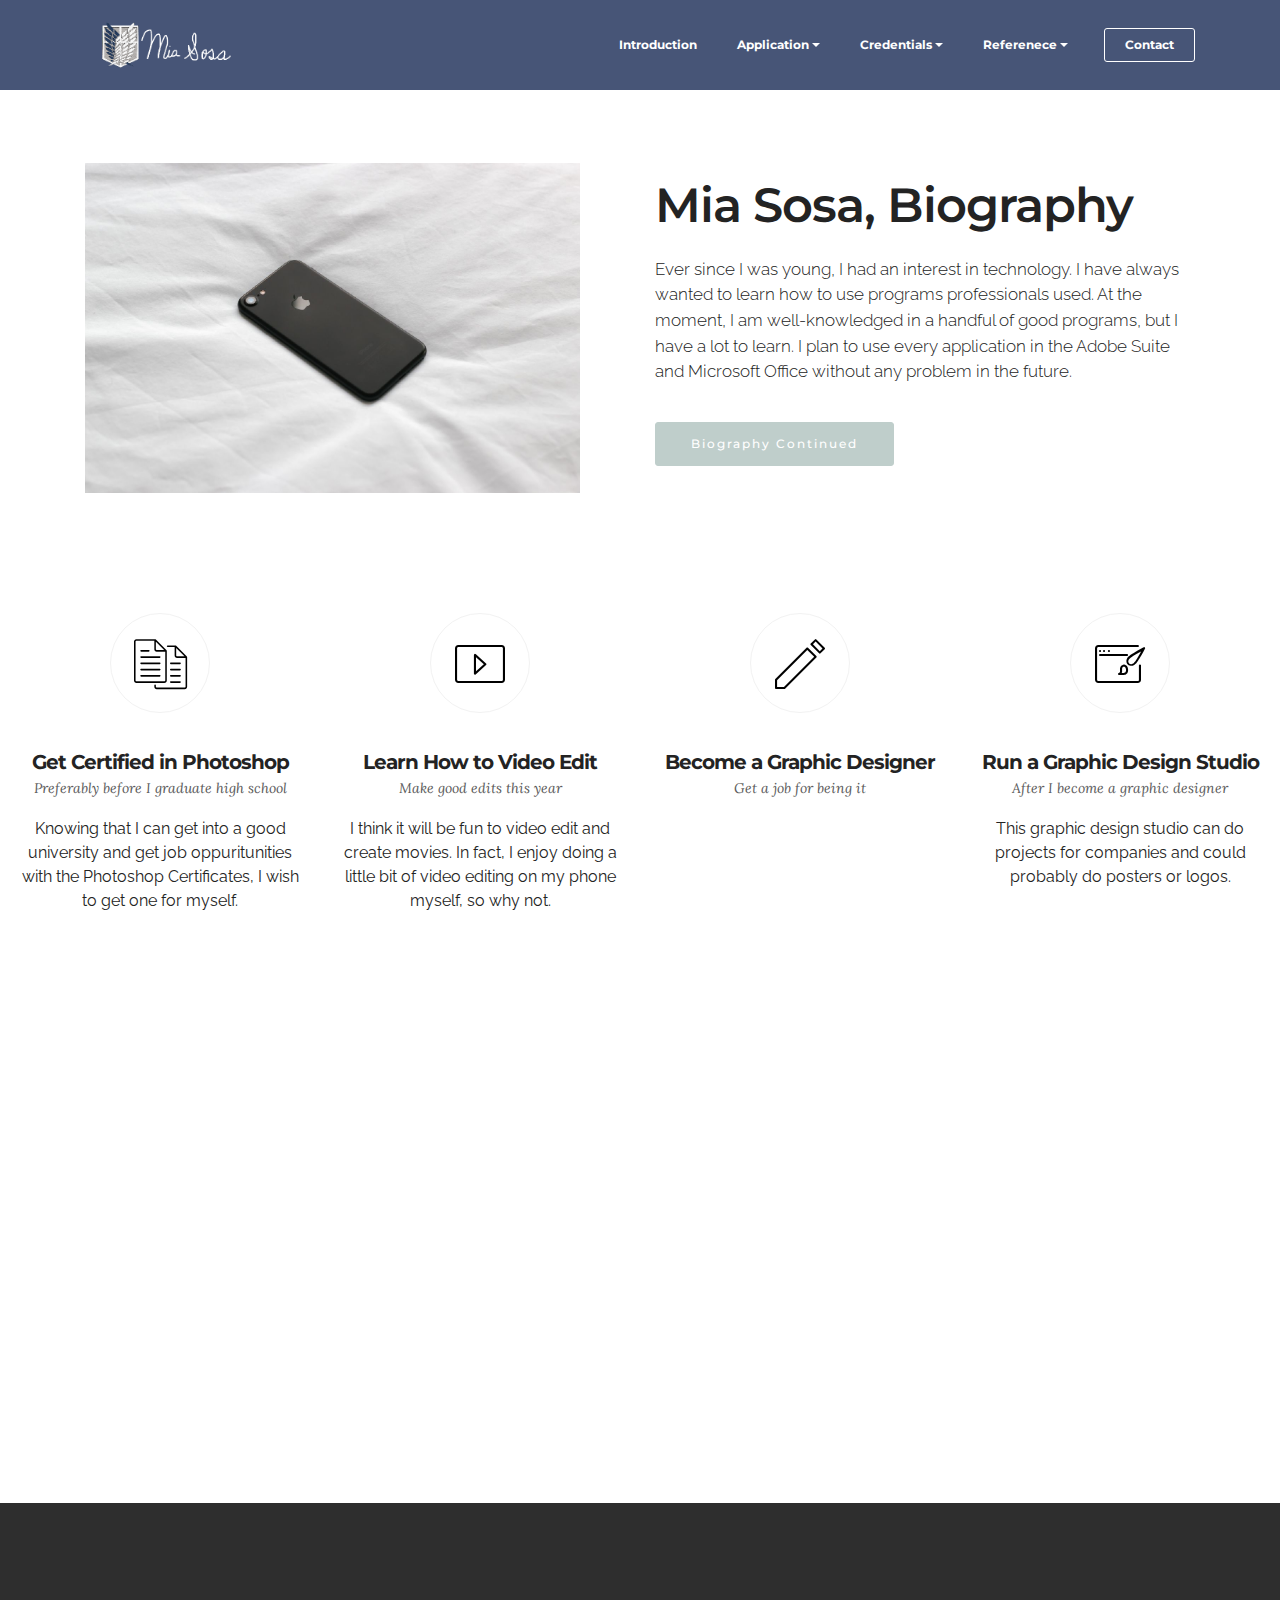
<file: Index.html>
<!DOCTYPE html>
<html>
<head>
  <!-- Site made with Mobirise Website Builder v3.10.7, https://mobirise.com -->
  <meta charset="UTF-8">
  <meta http-equiv="X-UA-Compatible" content="IE=edge">
  <meta name="generator" content="Mobirise v3.10.7, mobirise.com">
  <meta name="viewport" content="width=device-width, initial-scale=1">
  <link rel="shortcut icon" href="assets/images/logo-5-384x1287.png" type="image/x-icon">
  <meta name="description" content="">
  
  <link rel="stylesheet" href="https://fonts.googleapis.com/css?family=Lora:400,700,400italic,700italic&amp;subset=latin">
  <link rel="stylesheet" href="https://fonts.googleapis.com/css?family=Montserrat:400,700">
  <link rel="stylesheet" href="https://fonts.googleapis.com/css?family=Raleway:100,100i,200,200i,300,300i,400,400i,500,500i,600,600i,700,700i,800,800i,900,900i">
  <link rel="stylesheet" href="assets/bootstrap-material-design-font/css/material.css">
  <link rel="stylesheet" href="assets/web/assets/mobirise-icons/mobirise-icons.css">
  <link rel="stylesheet" href="assets/et-line-font-plugin/style.css">
  <link rel="stylesheet" href="assets/tether/tether.min.css">
  <link rel="stylesheet" href="assets/bootstrap/css/bootstrap.min.css">
  <link rel="stylesheet" href="assets/dropdown/css/style.css">
  <link rel="stylesheet" href="assets/animate.css/animate.min.css">
  <link rel="stylesheet" href="assets/theme/css/style.css">
  <link rel="stylesheet" href="assets/mobirise/css/mbr-additional.css" type="text/css">
  
  
  
</head>
<body>
<section id="menu-0">

    <nav class="navbar navbar-dropdown navbar-fixed-top">
        <div class="container">

            <div class="mbr-table">
                <div class="mbr-table-cell">

                    <div class="navbar-brand">
                        <a href="Index.html" class="navbar-logo"><img src="assets/images/logo-5-384x1287.png" alt="Mobirise"></a>
                        
                    </div>

                </div>
                <div class="mbr-table-cell">

                    <button class="navbar-toggler pull-xs-right hidden-md-up" type="button" data-toggle="collapse" data-target="#exCollapsingNavbar">
                        <div class="hamburger-icon"></div>
                    </button>

                    <ul class="nav-dropdown collapse pull-xs-right nav navbar-nav navbar-toggleable-sm" id="exCollapsingNavbar"><li class="nav-item"><a class="nav-link link" href="Index.html">Introduction</a></li><li class="nav-item dropdown"><a class="nav-link link dropdown-toggle" href="https://mobirise.com/" aria-expanded="false" data-toggle="dropdown-submenu">Application</a><div class="dropdown-menu"><a class="dropdown-item" href="Photoshop.html">Adobe Photoshop</a><a class="dropdown-item" href="#">Adobe Illustrator</a><div class="dropdown"><a class="dropdown-item dropdown-toggle" href="#" data-toggle="dropdown-submenu" aria-expanded="false">Office Suite</a><div class="dropdown-menu dropdown-submenu"><div class="dropdown"><a class="dropdown-item dropdown-toggle" href="#" data-toggle="dropdown-submenu" aria-expanded="false">Microsoft Word</a><div class="dropdown-menu dropdown-submenu"><a class="dropdown-item" href="miasosa.github.io/documents/Discuss IT Topic 6.pdf">DicussIT Topic 6</a></div></div><a class="dropdown-item" href="#">Microsoft Powerpoint</a></div></div><a class="dropdown-item" href="#" aria-expanded="false">123D</a></div></li><li class="nav-item dropdown"><a class="nav-link link dropdown-toggle" href="https://mobirise.com/" data-toggle="dropdown-submenu" aria-expanded="false">Credentials</a><div class="dropdown-menu"><a class="dropdown-item" href="#">Adobe Photoshop</a><a class="dropdown-item" href="#">Microsoft Word</a><a class="dropdown-item" href="#">Mobirise</a></div></li><li class="nav-item dropdown"><a class="nav-link link dropdown-toggle" href="https://mobirise.com/" aria-expanded="false" data-toggle="dropdown-submenu">Referenece</a><div class="dropdown-menu"><a class="dropdown-item" href="#">Mr. Pate</a><a class="dropdown-item" href="#">Teacher</a><a class="dropdown-item" href="#">Family Member</a><a class="dropdown-item" href="#">Community Member</a></div></li><li class="nav-item nav-btn"><a class="nav-link btn btn-white btn-white-outline" href="contact.html">Contact</a></li></ul>
                    <button hidden="" class="navbar-toggler navbar-close" type="button" data-toggle="collapse" data-target="#exCollapsingNavbar">
                        <div class="close-icon"></div>
                    </button>

                </div>
            </div>

        </div>
    </nav>

</section>

<section class="engine"><a rel="external" href="https://mobirise.com">free responsive web creator</a></section><section class="mbr-section mbr-after-navbar" id="msg-box5-0" style="background-color: rgb(255, 255, 255); padding-top: 160px; padding-bottom: 80px;">

    
    <div class="container">
        <div class="row">
            <div class="mbr-table-md-up">

              <div class="mbr-table-cell mbr-right-padding-md-up mbr-valign-top col-md-7 image-size" style="width: 50%;">
                  <div class="mbr-figure"><img src="assets/images/mbr-1400x933.jpg"></div>
              </div>

              


              <div class="mbr-table-cell col-md-5 text-xs-center text-md-left content-size">
                  <h3 class="mbr-section-title display-2">Mia Sosa, Biography</h3>
                  <div class="lead">

                    <p>Ever since I was young, I had an interest in technology. I have always wanted to learn how to use programs professionals used. At the moment, I am well-knowledged in a handful of good programs, but I have a lot to learn. I plan to use every application in the Adobe Suite and Microsoft Office without any problem in the future.</p>

                  </div>

                  <div><a class="btn btn-secondary" href="https://mobirise.com">Biography Continued</a></div>
              </div>


              

            </div>
        </div>
    </div>

</section>

<section class="mbr-cards mbr-section mbr-section-nopadding" id="features4-1" style="background-color: rgb(255, 255, 255);">

    

    <div class="mbr-cards-row row">
        <div class="mbr-cards-col col-xs-12 col-lg-3" style="padding-top: 40px; padding-bottom: 80px;">
            <div class="container">
                <div class="card cart-block">
                    <div class="card-img iconbox"><a href="https://mobirise.com" class="etl-icon icon-documents mbr-iconfont mbr-iconfont-features4" style="color: black;"></a></div>
                    <div class="card-block">
                        <h4 class="card-title">Get Certified in Photoshop</h4>
                        <h5 class="card-subtitle">Preferably before I graduate high school</h5>
                        <p class="card-text">Knowing that I can get into a good university and get job oppuritunities with the Photoshop Certificates, I wish to get one for myself.</p>
                        
                    </div>
                </div>
            </div>
        </div>
        <div class="mbr-cards-col col-xs-12 col-lg-3" style="padding-top: 40px; padding-bottom: 80px;">
            <div class="container">
                <div class="card cart-block">
                    <div class="card-img iconbox"><a href="https://mobirise.com" class="mbri-video-play mbr-iconfont mbr-iconfont-features4" style="color: black;"></a></div>
                    <div class="card-block">
                        <h4 class="card-title">Learn How to Video Edit</h4>
                        <h5 class="card-subtitle">Make good edits this year</h5>
                        <p class="card-text">I think it will be fun to video edit and create movies. In fact, I enjoy doing a little bit of video editing on my phone myself, so why not.</p>
                        
                    </div>
                </div>
          </div>
        </div>
        <div class="mbr-cards-col col-xs-12 col-lg-3" style="padding-top: 40px; padding-bottom: 80px;">
            <div class="container">
                <div class="card cart-block">
                    <div class="card-img iconbox"><a href="https://mobirise.com" class="mbri-edit2 mbr-iconfont mbr-iconfont-features4" style="color: black;"></a></div>
                    <div class="card-block">
                        <h4 class="card-title">Become a Graphic Designer</h4>
                        <h5 class="card-subtitle">Get a job for being it<br></h5>
                        <p class="card-text"></p>
                        
                    </div>
                </div>
            </div>
        </div>
        <div class="mbr-cards-col col-xs-12 col-lg-3" style="padding-top: 40px; padding-bottom: 80px;">
            <div class="container">
                <div class="card cart-block">
                    <div class="card-img iconbox"><a href="https://mobirise.com" class="mbri-website-theme mbr-iconfont mbr-iconfont-features4" style="color: black;"></a></div>
                    <div class="card-block">
                        <h4 class="card-title">Run a Graphic Design Studio</h4>
                        <h5 class="card-subtitle">After I become a graphic designer</h5>
                        <p class="card-text">This graphic design studio can do projects for companies and could probably do posters or logos.</p>
                        
                    </div>
                </div>
            </div>
        </div>
        
        
    </div>
</section>

<section class="mbr-section article mbr-section__container" id="content1-2" style="background-color: rgb(255, 255, 255); padding-top: 20px; padding-bottom: 20px;">

    <div class="container">
        <div class="row">
            <div class="col-xs-12 lead"><p>Make your own website in a few clicks! Mobirise helps you cut down development time by providing you with a flexible website editor with a drag and drop interface. MobiRise Website Builder creates responsive, retina and mobile friendly websites in a few clicks. Mobirise is one of the easiest website development tools <a href="http://google.com/">available</a> today. It also gives you the freedom to develop as many websites as you like given the fact that it is a desktop app.</p></div>
        </div>
    </div>

</section>

<section class="mbr-section article mbr-section__container" id="content7-3" style="background-color: rgb(255, 255, 255); padding-top: 20px; padding-bottom: 60px;">

    <div class="container">
        <div class="row">
            <div class="col-xs-12 col-md-4 lead"><p>Make your own website in a few clicks! Mobirise helps you cut down development time by providing you with a flexible website editor with a drag and drop interface. MobiRise Website Builder creates responsive, retina and mobile friendly websites in a few clicks. Mobirise is one of the easiest website development tools available today. It also gives you the freedom to develop as many websites as you like given the fact that it is a desktop app.</p></div>
            <div class="col-xs-12 col-md-4 lead"><p>Make your own website in a few clicks! Mobirise helps you cut down development time by providing you with a flexible website editor with a drag and drop interface. MobiRise Website Builder creates responsive, retina and mobile friendly websites in a few clicks. Mobirise is one of the easiest website development tools available today. It also gives you the freedom to develop as many websites as you like given the fact that it is a desktop app.</p></div>
            <div class="col-xs-12 col-md-4 lead"><p>Make your own website in a few clicks! Mobirise helps you cut down development time by providing you with a flexible website editor with a drag and drop interface. MobiRise Website Builder creates responsive, retina and mobile friendly websites in a few clicks. Mobirise is one of the easiest website development tools available today. It also gives you the freedom to develop as many websites as you like given the fact that it is a desktop app.</p></div>
        </div>
    </div>

</section>

<section class="mbr-section mbr-section-md-padding mbr-footer footer1" id="contacts1-4" style="background-color: rgb(46, 46, 46); padding-top: 90px; padding-bottom: 90px;">
    
    <div class="container">
        <div class="row">
            <div class="mbr-footer-content col-xs-12 col-md-3">
                <div><img src="assets/images/wings-of-freedom-128x163.png"></div>
            </div>
            <div class="mbr-footer-content col-xs-12 col-md-3">
                <p><strong>Address</strong><br>3133 SW 152nd Ct.<br>Miami, FL 33185</p>
            </div>
            <div class="mbr-footer-content col-xs-12 col-md-3">
                <p><strong>Contacts</strong><br>
Email: msosa@miamiartsstudio.com<br>
Phone: 305-202-4850<br><br></p>
            </div>
            <div class="mbr-footer-content col-xs-12 col-md-3">
                <p><strong>Links</strong><br>
<a class="text-primary" href="https://mobirise.com/">Website builder</a><br>
<a class="text-primary" href="https://mobirise.com/mobirise-free-win.zip">Download for Windows</a><br>
<a class="text-primary" href="https://mobirise.com/mobirise-free-mac.zip">Download for Mac</a></p>
            </div>

        </div>
    </div>
</section>


  <script src="assets/web/assets/jquery/jquery.min.js"></script>
  <script src="assets/tether/tether.min.js"></script>
  <script src="assets/bootstrap/js/bootstrap.min.js"></script>
  <script src="assets/smooth-scroll/SmoothScroll.js"></script>
  <script src="assets/dropdown/js/script.min.js"></script>
  <script src="assets/touchSwipe/jquery.touchSwipe.min.js"></script>
  <script src="assets/viewportChecker/jquery.viewportchecker.js"></script>
  <script src="assets/theme/js/script.js"></script>
  
  
  <input name="animation" type="hidden">
  </body>
</html>
</file>
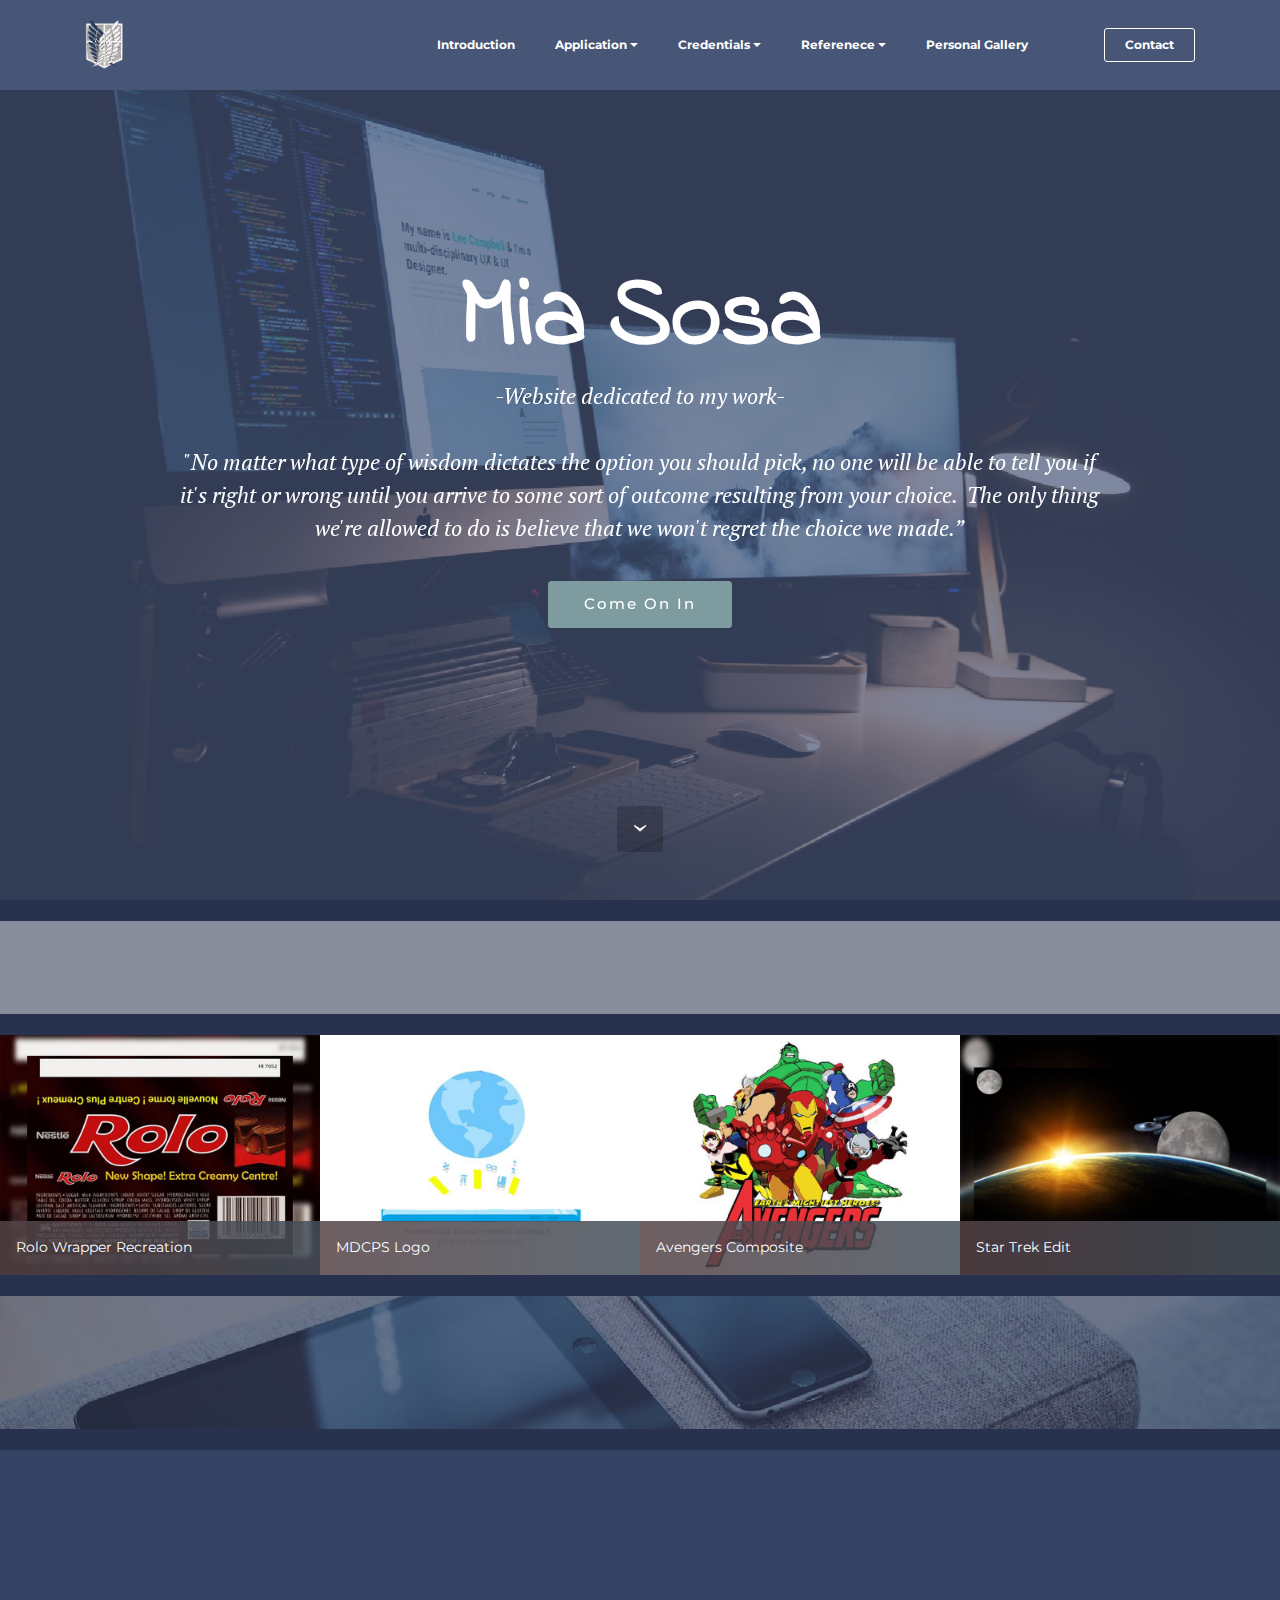
<file: index.html>
<!DOCTYPE html>
<html>
<head>
  <!-- Site made with Mobirise Website Builder v3.10.7, https://mobirise.com -->
  <meta charset="UTF-8">
  <meta http-equiv="X-UA-Compatible" content="IE=edge">
  <meta name="generator" content="Mobirise v3.10.7, mobirise.com">
  <meta name="viewport" content="width=device-width, initial-scale=1">
  <link rel="shortcut icon" href="assets/images/logo-384x128.png" type="image/x-icon">
  <meta name="description" content="Web Creator Description">
  <title>Mia Sosa</title>
  <link rel="stylesheet" href="https://fonts.googleapis.com/css?family=Lora:400,700,400italic,700italic&amp;subset=latin">
  <link rel="stylesheet" href="https://fonts.googleapis.com/css?family=Montserrat:400,700">
  <link rel="stylesheet" href="https://fonts.googleapis.com/css?family=Raleway:100,100i,200,200i,300,300i,400,400i,500,500i,600,600i,700,700i,800,800i,900,900i">
  <link rel="stylesheet" href="assets/bootstrap-material-design-font/css/material.css">
  <link rel="stylesheet" href="assets/et-line-font-plugin/style.css">
  <link rel="stylesheet" href="assets/web/assets/mobirise-icons/mobirise-icons.css">
  <link rel="stylesheet" href="assets/tether/tether.min.css">
  <link rel="stylesheet" href="assets/bootstrap/css/bootstrap.min.css">
  <link rel="stylesheet" href="assets/dropdown/css/style.css">
  <link rel="stylesheet" href="assets/socicon/css/styles.css">
  <link rel="stylesheet" href="assets/animate.css/animate.min.css">
  <link rel="stylesheet" href="assets/theme/css/style.css">
  <link rel="stylesheet" href="assets/mobirise-gallery/style.css">
  <link rel="stylesheet" href="assets/mobirise/css/mbr-additional.css" type="text/css">
  
  
  
</head>
<body>
<section id="menu-l">

    <nav class="navbar navbar-dropdown navbar-fixed-top">
        <div class="container">

            <div class="mbr-table">
                <div class="mbr-table-cell">

                    <div class="navbar-brand">
                        <a href="introduction.html" class="navbar-logo"><img src="assets/images/wings-of-freedom-100x128.png" alt="Mobirise"></a>
                        
                    </div>

                </div>
                <div class="mbr-table-cell">

                    <button class="navbar-toggler pull-xs-right hidden-md-up" type="button" data-toggle="collapse" data-target="#exCollapsingNavbar">
                        <div class="hamburger-icon"></div>
                    </button>

                    <ul class="nav-dropdown collapse pull-xs-right nav navbar-nav navbar-toggleable-sm" id="exCollapsingNavbar"><li class="nav-item"><a class="nav-link link" href="introduction.html">Introduction</a></li><li class="nav-item dropdown open"><a class="nav-link link dropdown-toggle" href="https://mobirise.com/" aria-expanded="true" data-toggle="dropdown-submenu">Application</a><div class="dropdown-menu"><a class="dropdown-item" href="Photoshop.html">Adobe Photoshop</a><div class="dropdown open"><a class="dropdown-item dropdown-toggle" href="Photoshop.html" data-toggle="dropdown-submenu" aria-expanded="true">Adobe Premiere</a><div class="dropdown-menu dropdown-submenu"><a class="dropdown-item" href="Imagine Dragons.html"><span class="mbri-arrow-next mbr-iconfont mbr-iconfont-btn"></span>Imagine Dragons Competition</a><a class="dropdown-item" href="A Thousand Million Reasons Rough Draft.html"><span class="mbri-arrow-next mbr-iconfont mbr-iconfont-btn"></span>A Thousand Million Reasons- Rough Draft</a><a class="dropdown-item" href="page11.html"><span class="mbri-arrow-next mbr-iconfont mbr-iconfont-btn"></span>&nbsp;A Thousand Million Reasons- Final Draft</a><a class="dropdown-item" href="page9.html"><span class="mbri-arrow-next mbr-iconfont mbr-iconfont-btn"></span>Multimedia Event Intro</a><a class="dropdown-item" href="page10.html"><span class="mbri-arrow-next mbr-iconfont mbr-iconfont-btn"></span>Multimedia Event- Two Video Transitions<br></a></div></div><a class="dropdown-item" href="#">Adobe Illustrator</a><div class="dropdown"><a class="dropdown-item dropdown-toggle" href="#" data-toggle="dropdown-submenu" aria-expanded="false">Office Suite</a><div class="dropdown-menu dropdown-submenu"><div class="dropdown"><a class="dropdown-item dropdown-toggle" href="#" data-toggle="dropdown-submenu" aria-expanded="false">Microsoft Word</a><div class="dropdown-menu dropdown-submenu"><a class="dropdown-item" href="miasosa.github.io/documents/Discuss IT Topic 6.pdf">DicussIT Topic 6</a></div></div><a class="dropdown-item" href="#">Microsoft Powerpoint</a></div></div><a class="dropdown-item" href="#" aria-expanded="false">123D</a></div></li><li class="nav-item dropdown"><a class="nav-link link dropdown-toggle" href="https://mobirise.com/" data-toggle="dropdown-submenu" aria-expanded="false">Credentials</a><div class="dropdown-menu"><a class="dropdown-item" href="#">Adobe Photoshop</a><a class="dropdown-item" href="#">Microsoft Word</a><a class="dropdown-item" href="#">Mobirise</a></div></li><li class="nav-item dropdown"><a class="nav-link link dropdown-toggle" href="https://mobirise.com/" aria-expanded="false" data-toggle="dropdown-submenu">Referenece</a><div class="dropdown-menu"><a class="dropdown-item" href="#">Mr. Pate</a><a class="dropdown-item" href="#">Teacher</a><a class="dropdown-item" href="#">Family Member</a><a class="dropdown-item" href="#">Community Member</a></div></li><li class="nav-item dropdown"><a class="nav-link link" href="Personal Gallery.html" aria-expanded="false">Personal Gallery</a></li><li class="nav-item"><a class="nav-link link" href="https://mobirise.com/" aria-expanded="false"></a></li><li class="nav-item nav-btn"><a class="nav-link btn btn-white btn-white-outline" href="contact.html">Contact</a></li></ul>
                    <button hidden="" class="navbar-toggler navbar-close" type="button" data-toggle="collapse" data-target="#exCollapsingNavbar">
                        <div class="close-icon"></div>
                    </button>

                </div>
            </div>

        </div>
    </nav>

</section>

<section class="engine"><a rel="external" href="https://mobirise.com">free site design</a></section><section class="mbr-section mbr-section-hero mbr-section-full mbr-parallax-background mbr-section-with-arrow mbr-after-navbar" id="header1-n" style="background-image: url(assets/images/mbr-2000x1334.jpg);">

    <div class="mbr-overlay" style="opacity: 0.7; background-color: rgb(71, 85, 119);"></div>

    <div class="mbr-table-cell">

        <div class="container">
            <div class="row">
                <div class="mbr-section col-md-10 col-md-offset-1 text-xs-center">

                    <h1 class="mbr-section-title display-1">Mia Sosa</h1>
                    <p class="mbr-section-lead lead"><span style="line-height: 1.5;">-Website dedicated to my work-</span><br><br>"No matter what type of wisdom dictates the option you should pick, no one will be able to tell you if it's right or wrong until you arrive to some sort of outcome resulting from your choice. &nbsp;The only thing we're allowed to do is believe that we won't regret the choice we made.” </p>
                    <div class="mbr-section-btn"><a class="btn btn-lg btn-info" href="introduction.html">Come On In</a>  </div>
                </div>
            </div>
        </div>
    </div>

    <div class="mbr-arrow mbr-arrow-floating" aria-hidden="true"><a href="#header3-u"><i class="mbr-arrow-icon"></i></a></div>

</section>

<section class="mbr-section mbr-section__container article" id="header3-u" style="background-color: rgb(40, 50, 78); padding-top: 0px; padding-bottom: 20px;">
    <div class="container">
        <div class="row">
            <div class="col-xs-12">
                <h3 class="mbr-section-title display-2"></h3>
                
            </div>
        </div>
    </div>
</section>

<section class="mbr-section mbr-section__container article" id="header3-s" style="background-color: rgb(136, 142, 155); padding-top: 20px; padding-bottom: 20px;">
    <div class="container">
        <div class="row">
            <div class="col-xs-12">
                <h3 class="mbr-section-title display-2"><span style="color: inherit; font-family: 'PT Serif', serif; font-size: 3rem; line-height: 1.1; text-align: center;">Some of My Work..&nbsp;</span><br></h3>
                
            </div>
        </div>
    </div>
</section>

<section class="mbr-section mbr-section__container article" id="header3-13" style="background-color: rgb(40, 50, 78); padding-top: 0px; padding-bottom: 20px;">
    <div class="container">
        <div class="row">
            <div class="col-xs-12">
                <h3 class="mbr-section-title display-2"></h3>
                
            </div>
        </div>
    </div>
</section>

<section class="mbr-gallery mbr-section mbr-section-nopadding mbr-slider-carousel" id="gallery1-r" data-filter="false" style="background-color: rgb(255, 255, 255); padding-top: 0rem; padding-bottom: 0rem;">
    <!-- Filter -->
    

    <!-- Gallery -->
    <div class="mbr-gallery-row">
        <div class=" mbr-gallery-layout-default">
            <div>
                <div>
                    <div class="mbr-gallery-item mbr-gallery-item__mobirise3 mbr-gallery-item--p0" data-tags="Awesome" data-video-url="false">
                        <div href="#lb-gallery1-r" data-slide-to="0" data-toggle="modal">
                            
                            

                            <img alt="" src="assets/images/rolo-2000x1500-1-800x600.jpg">
                            
                            <span class="icon-focus"></span>
                            <span class="mbr-gallery-title">Rolo Wrapper Recreation</span>
                        </div>
                    </div><div class="mbr-gallery-item mbr-gallery-item__mobirise3 mbr-gallery-item--p0" data-tags="Responsive" data-video-url="false">
                        <div href="#lb-gallery1-r" data-slide-to="1" data-toggle="modal">
                            
                            

                            <img alt="" src="assets/images/logo-2000x1500-1-800x600.jpg">
                            
                            <span class="icon-focus"></span>
                            <span class="mbr-gallery-title">MDCPS Logo</span>
                        </div>
                    </div><div class="mbr-gallery-item mbr-gallery-item__mobirise3 mbr-gallery-item--p0" data-tags="Creative" data-video-url="false">
                        <div href="#lb-gallery1-r" data-slide-to="2" data-toggle="modal">
                            
                            

                            <img alt="" src="assets/images/avengers-2000x1500-800x600.jpg">
                            
                            <span class="icon-focus"></span>
                            <span class="mbr-gallery-title">Avengers Composite</span>
                        </div>
                    </div><div class="mbr-gallery-item mbr-gallery-item__mobirise3 mbr-gallery-item--p0" data-tags="Animated" data-video-url="false">
                        <div href="#lb-gallery1-r" data-slide-to="3" data-toggle="modal">
                            
                            

                            <img alt="" src="assets/images/space-2000x1500-800x600.jpg">
                            
                            <span class="icon-focus"></span>
                            <span class="mbr-gallery-title">Star Trek Edit</span>
                        </div>
                    </div>
                </div>
            </div>
            <div class="clearfix"></div>
        </div>
    </div>

    <!-- Lightbox -->
    <div data-app-prevent-settings="" class="mbr-slider modal fade carousel slide" tabindex="-1" data-keyboard="true" data-interval="false" id="lb-gallery1-r">
        <div class="modal-dialog">
            <div class="modal-content">
                <div class="modal-body">
                    <ol class="carousel-indicators">
                        <li data-app-prevent-settings="" data-target="#lb-gallery1-r" data-slide-to="0"></li><li data-app-prevent-settings="" data-target="#lb-gallery1-r" data-slide-to="1"></li><li data-app-prevent-settings="" data-target="#lb-gallery1-r" data-slide-to="2"></li><li data-app-prevent-settings="" data-target="#lb-gallery1-r" class=" active" data-slide-to="3"></li>
                    </ol>
                    <div class="carousel-inner">
                        <div class="carousel-item">
                            <img alt="" src="assets/images/rolo-2000x1500-1.jpg">
                        </div><div class="carousel-item">
                            <img alt="" src="assets/images/logo-2000x1500-1.jpg">
                        </div><div class="carousel-item">
                            <img alt="" src="assets/images/avengers-2000x1500.jpg">
                        </div><div class="carousel-item active">
                            <img alt="" src="assets/images/space-2000x1500.jpg">
                        </div>
                    </div>
                    <a class="left carousel-control" role="button" data-slide="prev" href="#lb-gallery1-r">
                        <span class="icon-prev" aria-hidden="true"></span>
                        <span class="sr-only">Previous</span>
                    </a>
                    <a class="right carousel-control" role="button" data-slide="next" href="#lb-gallery1-r">
                        <span class="icon-next" aria-hidden="true"></span>
                        <span class="sr-only">Next</span>
                    </a>

                    <a class="close" href="#" role="button" data-dismiss="modal">
                        <span aria-hidden="true">×</span>
                        <span class="sr-only">Close</span>
                    </a>
                </div>
            </div>
        </div>
    </div>
</section>

<section class="mbr-section mbr-section__container article" id="header3-14" style="background-color: rgb(40, 50, 78); padding-top: 0px; padding-bottom: 20px;">
    <div class="container">
        <div class="row">
            <div class="col-xs-12">
                <h3 class="mbr-section-title display-2"></h3>
                
            </div>
        </div>
    </div>
</section>

<section class="mbr-section article" id="msg-box8-29" style="background-image: url(assets/images/mbr-4-2000x1333.jpg); padding-top: 40px; padding-bottom: 40px;">

    <div class="mbr-overlay" style="opacity: 0.6; background-color: rgb(40, 50, 78);">
    </div>
    <div class="container">
        <div class="row">
            <div class="col-md-8 col-md-offset-2 text-xs-center">
                
                
                <div><a class="btn btn-info" href="https://youtu.be/_9-EhxD2BMs" target="_blank">Watch My Story</a></div>
            </div>
        </div>
    </div>

</section>

<section class="mbr-section mbr-section__container article" id="header3-2a" style="background-color: rgb(40, 50, 78); padding-top: 0px; padding-bottom: 20px;">
    <div class="container">
        <div class="row">
            <div class="col-xs-12">
                <h3 class="mbr-section-title display-2"></h3>
                
            </div>
        </div>
    </div>
</section>

<section class="mbr-section mbr-section-md-padding" id="social-buttons4-15" style="background-color: rgb(53, 68, 100); padding-top: 30px; padding-bottom: 0px;">
    
    <div class="container">
        <div class="row">
            <div class="col-md-8 col-md-offset-2 text-xs-center">
                <h3 class="mbr-section-title display-2">FOLLOW US</h3>
                <div><a class="btn btn-social" title="Twitter" target="_blank" href="#"><i class="socicon socicon-twitter"></i></a> <a class="btn btn-social" title="Facebook" target="_blank" href="#"><i class="socicon socicon-facebook"></i></a> <a class="btn btn-social" title="Google+" target="_blank" href="#"><i class="socicon socicon-googleplus"></i></a> <a class="btn btn-social" title="YouTube" target="_blank" href="https://www.youtube.com/channel/UCcn_hFWqHbEdVDfJbXpCCRw"><i class="socicon socicon-youtube"></i></a> <a class="btn btn-social" title="Instagram" target="_blank" href="#"><i class="socicon socicon-instagram"></i></a>      </div>
            </div>
        </div>
    </div>
</section>

<section class="mbr-footer mbr-section mbr-section-md-padding" id="contacts3-2c" style="background-color: rgb(53, 68, 100); padding-top: 120px; padding-bottom: 30px;">


    <div class="row">
    
            <div class="mbr-company col-xs-12 col-md-6 col-lg-3">

                <div class="mbr-company card">
                    <div><img src="assets/images/wings-of-freedom-265x337.png" class="card-img-top"></div>
                    <div class="card-block">
                        <p class="card-text"></p>
                    </div>
                    <ul class="list-group list-group-flush">
                        <li class="list-group-item">
                            <span class="list-group-icon"><span class="etl-icon icon-phone mbr-iconfont-company-contacts3"></span></span>
                            <span class="list-group-text">305-202-4850</span>
                        </li>
                        <li class="list-group-item">
                            <span class="list-group-icon"><span class="etl-icon icon-map-pin mbr-iconfont-company-contacts3"></span></span>
                            <span class="list-group-text">3133 SW 152nd Ct.</span>
                        </li>
                        <li class="list-group-item active">
                            <span class="list-group-icon"><span class="etl-icon icon-envelope mbr-iconfont-company-contacts3"></span></span>
                            <span class="list-group-text">msosa@miamiartsstudio.com</span>
                        </li>
                    </ul>
                </div>

            </div>
            <div class="mbr-footer-content col-xs-12 col-md-6 col-lg-3">
                <h4>Categories</h4>
                <ul><li><a href="introduction.html">Introduction</a></li><li>Application</li><li>Credentials</li><li>Reference</li></ul>
            </div>
            <div class="mbr-footer-content col-xs-12 col-md-6 col-lg-3">
                <p><strong>Contacts</strong><br>Email: msosa@miamiartstudio.com<br>Phone: 305-202-4850<br><br><br><strong>Address</strong><br>3133 SW 152nd Ct.<br>Miami, FL 33185</p>
            </div>
            <div class="col-xs-12 col-md-6 col-lg-3" data-form-type="formoid">

                <div data-form-alert="true">
                    <div hidden="" data-form-alert-success="true">Thanks for filling out form!</div>
                </div>

                <form action="https://mobirise.com/" method="post" data-form-title="MESSAGE">

                    <input type="hidden" value="QDOXkF8ixhiWzsiZlgR3IlTpnW73XWGdb6heRfa4Ax+u+VbVbW0+u0jJnrOBbTUrxeUNUCGL8oOKHODCMmjB9oqQ+o3/Qtu5eyL2o3pV4ulhb9CRcik5fDl96Ibvg9Z3" data-form-email="true">

                    

                    <div class="form-group">
                        <label class="form-control-label" for="contacts3-2c-email">Email<span class="form-asterisk">*</span></label>
                        <input type="email" class="form-control input-sm input-inverse" name="email" required="" data-form-field="Email" id="contacts3-2c-email">
                    </div>

                    

                    <div class="form-group">
                        <label class="form-control-label" for="contacts3-2c-message">Message</label>
                        <textarea class="form-control input-sm input-inverse" name="message" data-form-field="Message" rows="5" id="contacts3-2c-message"></textarea>
                    </div>

                    <div><button type="submit" class="btn btn-sm btn-black">Contact us</button></div>

                </form>

            </div>
        </div>
</section>


  <script src="assets/web/assets/jquery/jquery.min.js"></script>
  <script src="assets/tether/tether.min.js"></script>
  <script src="assets/bootstrap/js/bootstrap.min.js"></script>
  <script src="assets/smooth-scroll/SmoothScroll.js"></script>
  <script src="assets/dropdown/js/script.min.js"></script>
  <script src="assets/touchSwipe/jquery.touchSwipe.min.js"></script>
  <script src="assets/jarallax/jarallax.js"></script>
  <script src="assets/masonry/masonry.pkgd.min.js"></script>
  <script src="assets/imagesloaded/imagesloaded.pkgd.min.js"></script>
  <script src="assets/bootstrap-carousel-swipe/bootstrap-carousel-swipe.js"></script>
  <script src="assets/viewportChecker/jquery.viewportchecker.js"></script>
  <script src="assets/theme/js/script.js"></script>
  <script src="assets/mobirise-gallery/player.min.js"></script>
  <script src="assets/mobirise-gallery/script.js"></script>
  <script src="assets/formoid/formoid.min.js"></script>
  
  
  <input name="animation" type="hidden">
  </body>
</html>
</file>
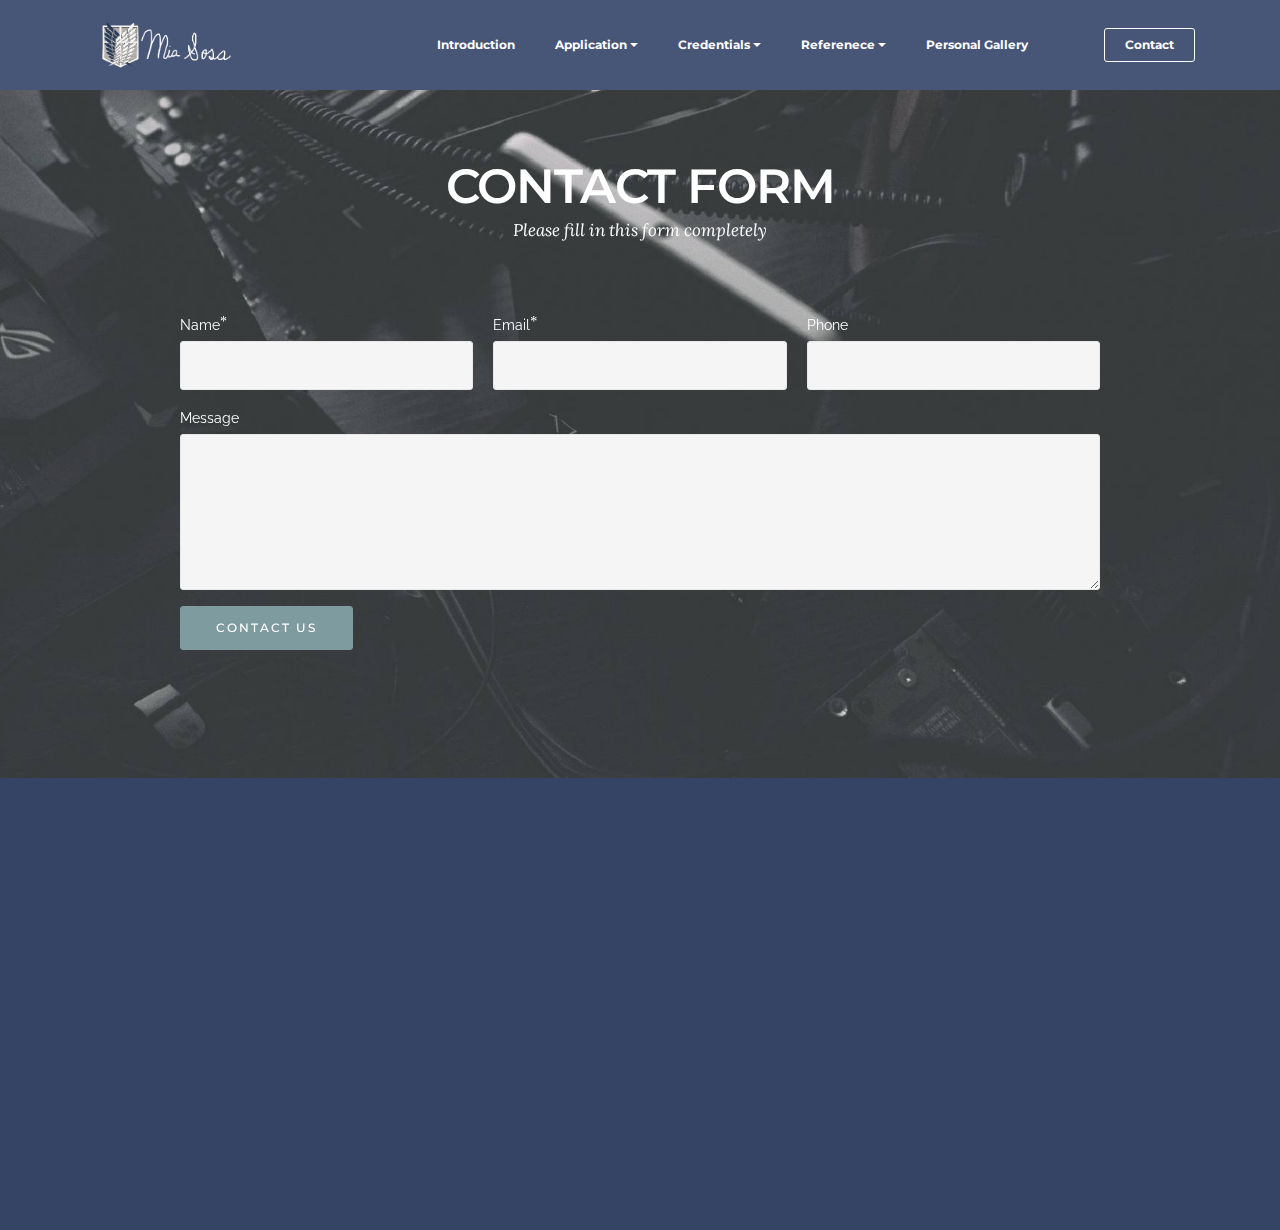
<file: contact.html>
<!DOCTYPE html>
<html>
<head>
  <!-- Site made with Mobirise Website Builder v3.10.7, https://mobirise.com -->
  <meta charset="UTF-8">
  <meta http-equiv="X-UA-Compatible" content="IE=edge">
  <meta name="generator" content="Mobirise v3.10.7, mobirise.com">
  <meta name="viewport" content="width=device-width, initial-scale=1">
  <link rel="shortcut icon" href="assets/images/logo-384x128.png" type="image/x-icon">
  <meta name="description" content="Site Maker Description">
  <title>Mia Sosa</title>
  <link rel="stylesheet" href="https://fonts.googleapis.com/css?family=Lora:400,700,400italic,700italic&amp;subset=latin">
  <link rel="stylesheet" href="https://fonts.googleapis.com/css?family=Montserrat:400,700">
  <link rel="stylesheet" href="https://fonts.googleapis.com/css?family=Raleway:100,100i,200,200i,300,300i,400,400i,500,500i,600,600i,700,700i,800,800i,900,900i">
  <link rel="stylesheet" href="assets/bootstrap-material-design-font/css/material.css">
  <link rel="stylesheet" href="assets/web/assets/mobirise-icons/mobirise-icons.css">
  <link rel="stylesheet" href="assets/et-line-font-plugin/style.css">
  <link rel="stylesheet" href="assets/tether/tether.min.css">
  <link rel="stylesheet" href="assets/bootstrap/css/bootstrap.min.css">
  <link rel="stylesheet" href="assets/dropdown/css/style.css">
  <link rel="stylesheet" href="assets/animate.css/animate.min.css">
  <link rel="stylesheet" href="assets/theme/css/style.css">
  <link rel="stylesheet" href="assets/mobirise/css/mbr-additional.css" type="text/css">
  
  
  
</head>
<body>
<section id="menu-g">

    <nav class="navbar navbar-dropdown navbar-fixed-top">
        <div class="container">

            <div class="mbr-table">
                <div class="mbr-table-cell">

                    <div class="navbar-brand">
                        <a href="index.html" class="navbar-logo"><img src="assets/images/logo-5-384x12810.png" alt="Mobirise"></a>
                        
                    </div>

                </div>
                <div class="mbr-table-cell">

                    <button class="navbar-toggler pull-xs-right hidden-md-up" type="button" data-toggle="collapse" data-target="#exCollapsingNavbar">
                        <div class="hamburger-icon"></div>
                    </button>

                    <ul class="nav-dropdown collapse pull-xs-right nav navbar-nav navbar-toggleable-sm" id="exCollapsingNavbar"><li class="nav-item"><a class="nav-link link" href="introduction.html">Introduction</a></li><li class="nav-item dropdown open"><a class="nav-link link dropdown-toggle" href="https://mobirise.com/" aria-expanded="true" data-toggle="dropdown-submenu">Application</a><div class="dropdown-menu"><a class="dropdown-item" href="Photoshop.html">Adobe Photoshop</a><div class="dropdown open"><a class="dropdown-item dropdown-toggle" href="Photoshop.html" data-toggle="dropdown-submenu" aria-expanded="true">Adobe Premiere</a><div class="dropdown-menu dropdown-submenu"><a class="dropdown-item" href="Imagine Dragons.html"><span class="mbri-arrow-next mbr-iconfont mbr-iconfont-btn"></span>Imagine Dragons Competition</a><a class="dropdown-item" href="A Thousand Million Reasons Rough Draft.html"><span class="mbri-arrow-next mbr-iconfont mbr-iconfont-btn"></span>A Thousand Million Reasons- Rough Draft</a><a class="dropdown-item" href="page11.html"><span class="mbri-arrow-next mbr-iconfont mbr-iconfont-btn"></span>&nbsp;A Thousand Million Reasons- Final Draft</a><a class="dropdown-item" href="page9.html"><span class="mbri-arrow-next mbr-iconfont mbr-iconfont-btn"></span>Multimedia Event Intro</a><a class="dropdown-item" href="page10.html"><span class="mbri-arrow-next mbr-iconfont mbr-iconfont-btn"></span>Multimedia Event- Two Video Transitions<br></a></div></div><a class="dropdown-item" href="#">Adobe Illustrator</a><div class="dropdown"><a class="dropdown-item dropdown-toggle" href="#" data-toggle="dropdown-submenu" aria-expanded="false">Office Suite</a><div class="dropdown-menu dropdown-submenu"><div class="dropdown"><a class="dropdown-item dropdown-toggle" href="#" data-toggle="dropdown-submenu" aria-expanded="false">Microsoft Word</a><div class="dropdown-menu dropdown-submenu"><a class="dropdown-item" href="miasosa.github.io/documents/Discuss IT Topic 6.pdf">DicussIT Topic 6</a></div></div><a class="dropdown-item" href="#">Microsoft Powerpoint</a></div></div><a class="dropdown-item" href="#" aria-expanded="false">123D</a></div></li><li class="nav-item dropdown"><a class="nav-link link dropdown-toggle" href="https://mobirise.com/" data-toggle="dropdown-submenu" aria-expanded="false">Credentials</a><div class="dropdown-menu"><a class="dropdown-item" href="#">Adobe Photoshop</a><a class="dropdown-item" href="#">Microsoft Word</a><a class="dropdown-item" href="#">Mobirise</a></div></li><li class="nav-item dropdown"><a class="nav-link link dropdown-toggle" href="https://mobirise.com/" aria-expanded="false" data-toggle="dropdown-submenu">Referenece</a><div class="dropdown-menu"><a class="dropdown-item" href="#">Mr. Pate</a><a class="dropdown-item" href="#">Teacher</a><a class="dropdown-item" href="#">Family Member</a><a class="dropdown-item" href="#">Community Member</a></div></li><li class="nav-item dropdown"><a class="nav-link link" href="Personal Gallery.html" aria-expanded="false">Personal Gallery</a></li><li class="nav-item"><a class="nav-link link" href="https://mobirise.com/" aria-expanded="false"></a></li><li class="nav-item nav-btn"><a class="nav-link btn btn-white btn-white-outline" href="contact.html">Contact</a></li></ul>
                    <button hidden="" class="navbar-toggler navbar-close" type="button" data-toggle="collapse" data-target="#exCollapsingNavbar">
                        <div class="close-icon"></div>
                    </button>

                </div>
            </div>

        </div>
    </nav>

</section>

<section class="engine"><a rel="external" href="https://mobirise.com">bootstrap site development software download</a></section><section class="mbr-section mbr-parallax-background mbr-after-navbar" id="form1-i" style="background-image: url(assets/images/mbr-2000x1122.jpg); padding-top: 160px; padding-bottom: 120px;">
    <div class="mbr-overlay" style="opacity: 0.1; background-color: rgb(255, 255, 255);">
    </div>
    <div class="mbr-section mbr-section__container mbr-section__container--middle">
        <div class="container">
            <div class="row">
                <div class="col-xs-12 text-xs-center">
                    <h3 class="mbr-section-title display-2">CONTACT FORM</h3>
                    <small class="mbr-section-subtitle">Please fill in this form completely</small>
                </div>
            </div>
        </div>
    </div>
    <div class="mbr-section mbr-section-nopadding">
        <div class="container">
            <div class="row">
                <div class="col-xs-12 col-lg-10 col-lg-offset-1" data-form-type="formoid">


                    <div data-form-alert="true">
                        <div hidden="" data-form-alert-success="true" class="alert alert-form alert-success text-xs-center">Thank you for your time!</div>
                    </div>


                    <form action="https://mobirise.com/" method="post" data-form-title="CONTACT FORM">

                        <input type="hidden" value="T5WJnLmNjxi7elmZCgr2lBSNSiLwPGuBCbaKVX5DFqvZjJEXZMBgRx8RsWzhK1RAdQ2ntgITN+O0PyKZXhcvb5hRzvVLMwt5Yp6+ibX9q9fDklwMAvImCeOx1kIpvy6j" data-form-email="true">

                        <div class="row row-sm-offset">

                            <div class="col-xs-12 col-md-4">
                                <div class="form-group">
                                    <label class="form-control-label" for="form1-i-name">Name<span class="form-asterisk">*</span></label>
                                    <input type="text" class="form-control" name="name" required="" data-form-field="Name" id="form1-i-name">
                                </div>
                            </div>

                            <div class="col-xs-12 col-md-4">
                                <div class="form-group">
                                    <label class="form-control-label" for="form1-i-email">Email<span class="form-asterisk">*</span></label>
                                    <input type="email" class="form-control" name="email" required="" data-form-field="Email" id="form1-i-email">
                                </div>
                            </div>

                            <div class="col-xs-12 col-md-4">
                                <div class="form-group">
                                    <label class="form-control-label" for="form1-i-phone">Phone</label>
                                    <input type="tel" class="form-control" name="phone" data-form-field="Phone" id="form1-i-phone">
                                </div>
                            </div>

                        </div>

                        <div class="form-group">
                            <label class="form-control-label" for="form1-i-message">Message</label>
                            <textarea class="form-control" name="message" rows="7" data-form-field="Message" id="form1-i-message"></textarea>
                        </div>

                        <div><button type="submit" class="btn btn-info">CONTACT US</button></div>

                    </form>
                </div>
            </div>
        </div>
    </div>
</section>

<section class="mbr-footer mbr-section mbr-section-md-padding" id="contacts3-2c" style="background-color: rgb(53, 68, 100); padding-top: 120px; padding-bottom: 30px;">


    <div class="row">
    
            <div class="mbr-company col-xs-12 col-md-6 col-lg-3">

                <div class="mbr-company card">
                    <div><img src="assets/images/wings-of-freedom-265x337.png" class="card-img-top"></div>
                    <div class="card-block">
                        <p class="card-text"></p>
                    </div>
                    <ul class="list-group list-group-flush">
                        <li class="list-group-item">
                            <span class="list-group-icon"><span class="etl-icon icon-phone mbr-iconfont-company-contacts3"></span></span>
                            <span class="list-group-text">305-202-4850</span>
                        </li>
                        <li class="list-group-item">
                            <span class="list-group-icon"><span class="etl-icon icon-map-pin mbr-iconfont-company-contacts3"></span></span>
                            <span class="list-group-text">3133 SW 152nd Ct.</span>
                        </li>
                        <li class="list-group-item active">
                            <span class="list-group-icon"><span class="etl-icon icon-envelope mbr-iconfont-company-contacts3"></span></span>
                            <span class="list-group-text">msosa@miamiartsstudio.com</span>
                        </li>
                    </ul>
                </div>

            </div>
            <div class="mbr-footer-content col-xs-12 col-md-6 col-lg-3">
                <h4>Categories</h4>
                <ul><li><a href="introduction.html">Introduction</a></li><li>Application</li><li>Credentials</li><li>Reference</li></ul>
            </div>
            <div class="mbr-footer-content col-xs-12 col-md-6 col-lg-3">
                <p><strong>Contacts</strong><br>Email: msosa@miamiartstudio.com<br>Phone: 305-202-4850<br><br><br><strong>Address</strong><br>3133 SW 152nd Ct.<br>Miami, FL 33185</p>
            </div>
            <div class="col-xs-12 col-md-6 col-lg-3" data-form-type="formoid">

                <div data-form-alert="true">
                    <div hidden="" data-form-alert-success="true">Thanks for filling out form!</div>
                </div>

                <form action="https://mobirise.com/" method="post" data-form-title="MESSAGE">

                    <input type="hidden" value="HcSnKsLhfPWPt4w2sutE3YWgSwwjOkiXtmdy+53FjZHgeMF5bRZETfcLz/jIGuOYuli9RR6n83dC41VseZSfbV8axiyPJsI11HCa40aDP3iQQxgaOF3x36oLf4XA5kCY" data-form-email="true">

                    

                    <div class="form-group">
                        <label class="form-control-label" for="contacts3-2c-email">Email<span class="form-asterisk">*</span></label>
                        <input type="email" class="form-control input-sm input-inverse" name="email" required="" data-form-field="Email" id="contacts3-2c-email">
                    </div>

                    

                    <div class="form-group">
                        <label class="form-control-label" for="contacts3-2c-message">Message</label>
                        <textarea class="form-control input-sm input-inverse" name="message" data-form-field="Message" rows="5" id="contacts3-2c-message"></textarea>
                    </div>

                    <div><button type="submit" class="btn btn-sm btn-black">Contact us</button></div>

                </form>

            </div>
        </div>
</section>


  <script src="assets/web/assets/jquery/jquery.min.js"></script>
  <script src="assets/tether/tether.min.js"></script>
  <script src="assets/bootstrap/js/bootstrap.min.js"></script>
  <script src="assets/smooth-scroll/SmoothScroll.js"></script>
  <script src="assets/dropdown/js/script.min.js"></script>
  <script src="assets/touchSwipe/jquery.touchSwipe.min.js"></script>
  <script src="assets/jarallax/jarallax.js"></script>
  <script src="assets/viewportChecker/jquery.viewportchecker.js"></script>
  <script src="assets/theme/js/script.js"></script>
  <script src="assets/formoid/formoid.min.js"></script>
  
  
  <input name="animation" type="hidden">
  </body>
</html>
</file>
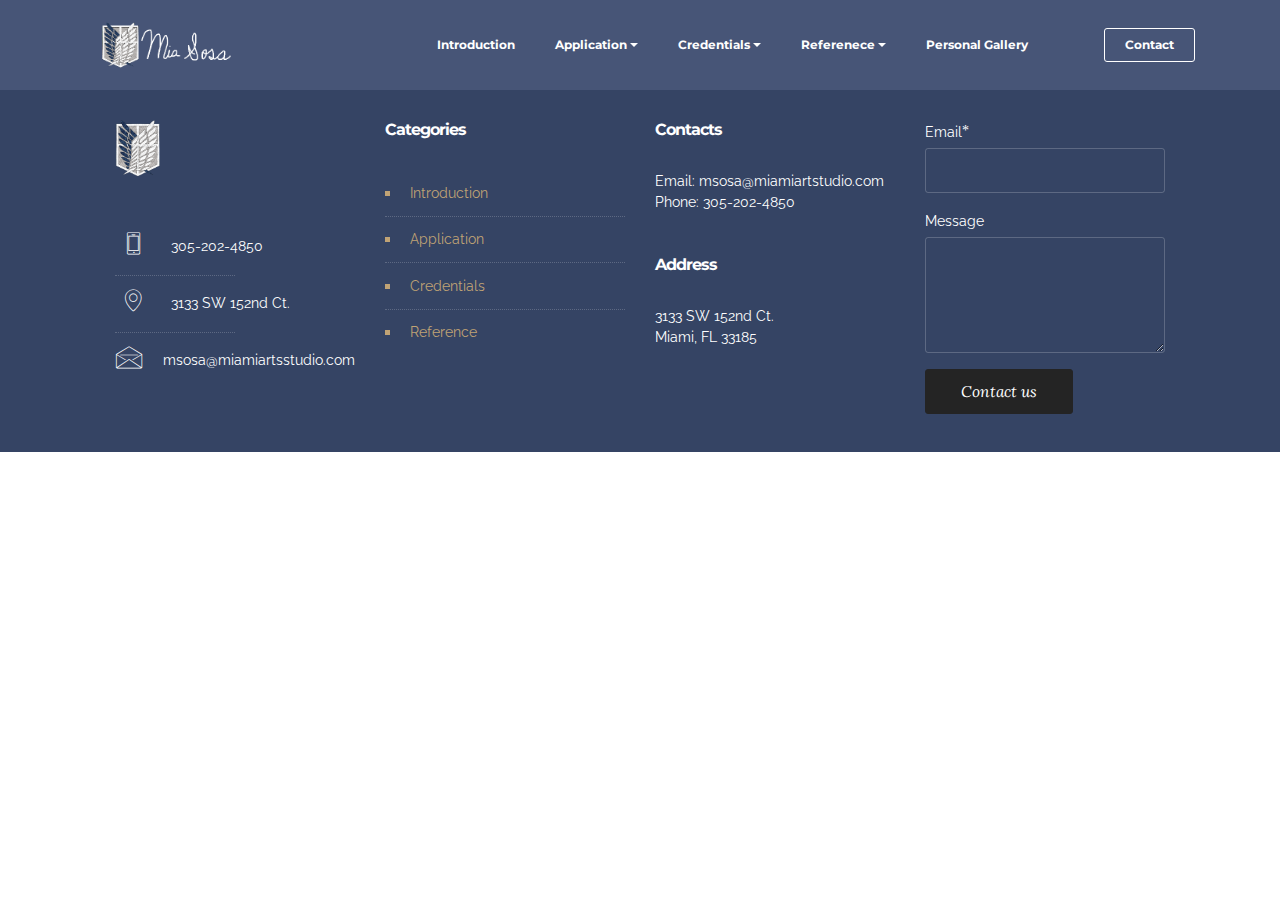
<file: Illustrator.html>
<!DOCTYPE html>
<html>
<head>
  <!-- Site made with Mobirise Website Builder v3.10.7, https://mobirise.com -->
  <meta charset="UTF-8">
  <meta http-equiv="X-UA-Compatible" content="IE=edge">
  <meta name="generator" content="Mobirise v3.10.7, mobirise.com">
  <meta name="viewport" content="width=device-width, initial-scale=1">
  <link rel="shortcut icon" href="assets/images/logo-384x128.png" type="image/x-icon">
  <meta name="description" content="Web Builder Description">
  <title>Mia Sosa</title>
  <link rel="stylesheet" href="https://fonts.googleapis.com/css?family=Lora:400,700,400italic,700italic&amp;subset=latin">
  <link rel="stylesheet" href="https://fonts.googleapis.com/css?family=Montserrat:400,700">
  <link rel="stylesheet" href="https://fonts.googleapis.com/css?family=Raleway:100,100i,200,200i,300,300i,400,400i,500,500i,600,600i,700,700i,800,800i,900,900i">
  <link rel="stylesheet" href="assets/bootstrap-material-design-font/css/material.css">
  <link rel="stylesheet" href="assets/web/assets/mobirise-icons/mobirise-icons.css">
  <link rel="stylesheet" href="assets/et-line-font-plugin/style.css">
  <link rel="stylesheet" href="assets/tether/tether.min.css">
  <link rel="stylesheet" href="assets/bootstrap/css/bootstrap.min.css">
  <link rel="stylesheet" href="assets/dropdown/css/style.css">
  <link rel="stylesheet" href="assets/animate.css/animate.min.css">
  <link rel="stylesheet" href="assets/theme/css/style.css">
  <link rel="stylesheet" href="assets/mobirise/css/mbr-additional.css" type="text/css">
  
  
  
</head>
<body>
<section id="menu-c">

    <nav class="navbar navbar-dropdown navbar-fixed-top">
        <div class="container">

            <div class="mbr-table">
                <div class="mbr-table-cell">

                    <div class="navbar-brand">
                        <a href="index.html" class="navbar-logo"><img src="assets/images/logo-5-384x12810.png" alt="Mobirise"></a>
                        
                    </div>

                </div>
                <div class="mbr-table-cell">

                    <button class="navbar-toggler pull-xs-right hidden-md-up" type="button" data-toggle="collapse" data-target="#exCollapsingNavbar">
                        <div class="hamburger-icon"></div>
                    </button>

                    <ul class="nav-dropdown collapse pull-xs-right nav navbar-nav navbar-toggleable-sm" id="exCollapsingNavbar"><li class="nav-item"><a class="nav-link link" href="introduction.html">Introduction</a></li><li class="nav-item dropdown open"><a class="nav-link link dropdown-toggle" href="https://mobirise.com/" aria-expanded="true" data-toggle="dropdown-submenu">Application</a><div class="dropdown-menu"><a class="dropdown-item" href="Photoshop.html">Adobe Photoshop</a><div class="dropdown open"><a class="dropdown-item dropdown-toggle" href="Photoshop.html" data-toggle="dropdown-submenu" aria-expanded="true">Adobe Premiere</a><div class="dropdown-menu dropdown-submenu"><a class="dropdown-item" href="Imagine Dragons.html"><span class="mbri-arrow-next mbr-iconfont mbr-iconfont-btn"></span>Imagine Dragons Competition</a><a class="dropdown-item" href="A Thousand Million Reasons Rough Draft.html"><span class="mbri-arrow-next mbr-iconfont mbr-iconfont-btn"></span>A Thousand Million Reasons- Rough Draft</a><a class="dropdown-item" href="page11.html"><span class="mbri-arrow-next mbr-iconfont mbr-iconfont-btn"></span>&nbsp;A Thousand Million Reasons- Final Draft</a><a class="dropdown-item" href="page9.html"><span class="mbri-arrow-next mbr-iconfont mbr-iconfont-btn"></span>Multimedia Event Intro</a><a class="dropdown-item" href="page10.html"><span class="mbri-arrow-next mbr-iconfont mbr-iconfont-btn"></span>Multimedia Event- Two Video Transitions<br></a></div></div><a class="dropdown-item" href="#">Adobe Illustrator</a><div class="dropdown"><a class="dropdown-item dropdown-toggle" href="#" data-toggle="dropdown-submenu" aria-expanded="false">Office Suite</a><div class="dropdown-menu dropdown-submenu"><div class="dropdown"><a class="dropdown-item dropdown-toggle" href="#" data-toggle="dropdown-submenu" aria-expanded="false">Microsoft Word</a><div class="dropdown-menu dropdown-submenu"><a class="dropdown-item" href="miasosa.github.io/documents/Discuss IT Topic 6.pdf">DicussIT Topic 6</a></div></div><a class="dropdown-item" href="#">Microsoft Powerpoint</a></div></div><a class="dropdown-item" href="#" aria-expanded="false">123D</a></div></li><li class="nav-item dropdown"><a class="nav-link link dropdown-toggle" href="https://mobirise.com/" data-toggle="dropdown-submenu" aria-expanded="false">Credentials</a><div class="dropdown-menu"><a class="dropdown-item" href="#">Adobe Photoshop</a><a class="dropdown-item" href="#">Microsoft Word</a><a class="dropdown-item" href="#">Mobirise</a></div></li><li class="nav-item dropdown"><a class="nav-link link dropdown-toggle" href="https://mobirise.com/" aria-expanded="false" data-toggle="dropdown-submenu">Referenece</a><div class="dropdown-menu"><a class="dropdown-item" href="#">Mr. Pate</a><a class="dropdown-item" href="#">Teacher</a><a class="dropdown-item" href="#">Family Member</a><a class="dropdown-item" href="#">Community Member</a></div></li><li class="nav-item dropdown"><a class="nav-link link" href="Personal Gallery.html" aria-expanded="false">Personal Gallery</a></li><li class="nav-item"><a class="nav-link link" href="https://mobirise.com/" aria-expanded="false"></a></li><li class="nav-item nav-btn"><a class="nav-link btn btn-white btn-white-outline" href="contact.html">Contact</a></li></ul>
                    <button hidden="" class="navbar-toggler navbar-close" type="button" data-toggle="collapse" data-target="#exCollapsingNavbar">
                        <div class="close-icon"></div>
                    </button>

                </div>
            </div>

        </div>
    </nav>

</section>

<section class="engine"><a rel="external" href="https://mobirise.com">simple mobile web site design software download</a></section><section class="mbr-footer mbr-section mbr-section-md-padding mbr-after-navbar" id="contacts3-2c" style="background-color: rgb(53, 68, 100); padding-top: 120px; padding-bottom: 30px;">


    <div class="row">
    
            <div class="mbr-company col-xs-12 col-md-6 col-lg-3">

                <div class="mbr-company card">
                    <div><img src="assets/images/wings-of-freedom-265x337.png" class="card-img-top"></div>
                    <div class="card-block">
                        <p class="card-text"></p>
                    </div>
                    <ul class="list-group list-group-flush">
                        <li class="list-group-item">
                            <span class="list-group-icon"><span class="etl-icon icon-phone mbr-iconfont-company-contacts3"></span></span>
                            <span class="list-group-text">305-202-4850</span>
                        </li>
                        <li class="list-group-item">
                            <span class="list-group-icon"><span class="etl-icon icon-map-pin mbr-iconfont-company-contacts3"></span></span>
                            <span class="list-group-text">3133 SW 152nd Ct.</span>
                        </li>
                        <li class="list-group-item active">
                            <span class="list-group-icon"><span class="etl-icon icon-envelope mbr-iconfont-company-contacts3"></span></span>
                            <span class="list-group-text">msosa@miamiartsstudio.com</span>
                        </li>
                    </ul>
                </div>

            </div>
            <div class="mbr-footer-content col-xs-12 col-md-6 col-lg-3">
                <h4>Categories</h4>
                <ul><li><a href="introduction.html">Introduction</a></li><li>Application</li><li>Credentials</li><li>Reference</li></ul>
            </div>
            <div class="mbr-footer-content col-xs-12 col-md-6 col-lg-3">
                <p><strong>Contacts</strong><br>Email: msosa@miamiartstudio.com<br>Phone: 305-202-4850<br><br><br><strong>Address</strong><br>3133 SW 152nd Ct.<br>Miami, FL 33185</p>
            </div>
            <div class="col-xs-12 col-md-6 col-lg-3" data-form-type="formoid">

                <div data-form-alert="true">
                    <div hidden="" data-form-alert-success="true">Thanks for filling out form!</div>
                </div>

                <form action="https://mobirise.com/" method="post" data-form-title="MESSAGE">

                    <input type="hidden" value="kuXRNel6uwz2OzqIs5cGz6SRqzGk0Qam9AmiD4q4to1RKE0IupTjd5eYXhLFVDAVXR3IRuVD2v0Iuuh3WeglL7qpOoPfPB8cULOSn0vWCK6i92DC8Ram9WZBQD7aAYXI" data-form-email="true">

                    

                    <div class="form-group">
                        <label class="form-control-label" for="contacts3-2c-email">Email<span class="form-asterisk">*</span></label>
                        <input type="email" class="form-control input-sm input-inverse" name="email" required="" data-form-field="Email" id="contacts3-2c-email">
                    </div>

                    

                    <div class="form-group">
                        <label class="form-control-label" for="contacts3-2c-message">Message</label>
                        <textarea class="form-control input-sm input-inverse" name="message" data-form-field="Message" rows="5" id="contacts3-2c-message"></textarea>
                    </div>

                    <div><button type="submit" class="btn btn-sm btn-black">Contact us</button></div>

                </form>

            </div>
        </div>
</section>


  <script src="assets/web/assets/jquery/jquery.min.js"></script>
  <script src="assets/tether/tether.min.js"></script>
  <script src="assets/bootstrap/js/bootstrap.min.js"></script>
  <script src="assets/smooth-scroll/SmoothScroll.js"></script>
  <script src="assets/dropdown/js/script.min.js"></script>
  <script src="assets/touchSwipe/jquery.touchSwipe.min.js"></script>
  <script src="assets/viewportChecker/jquery.viewportchecker.js"></script>
  <script src="assets/theme/js/script.js"></script>
  <script src="assets/formoid/formoid.min.js"></script>
  
  
  <input name="animation" type="hidden">
  </body>
</html>
</file>
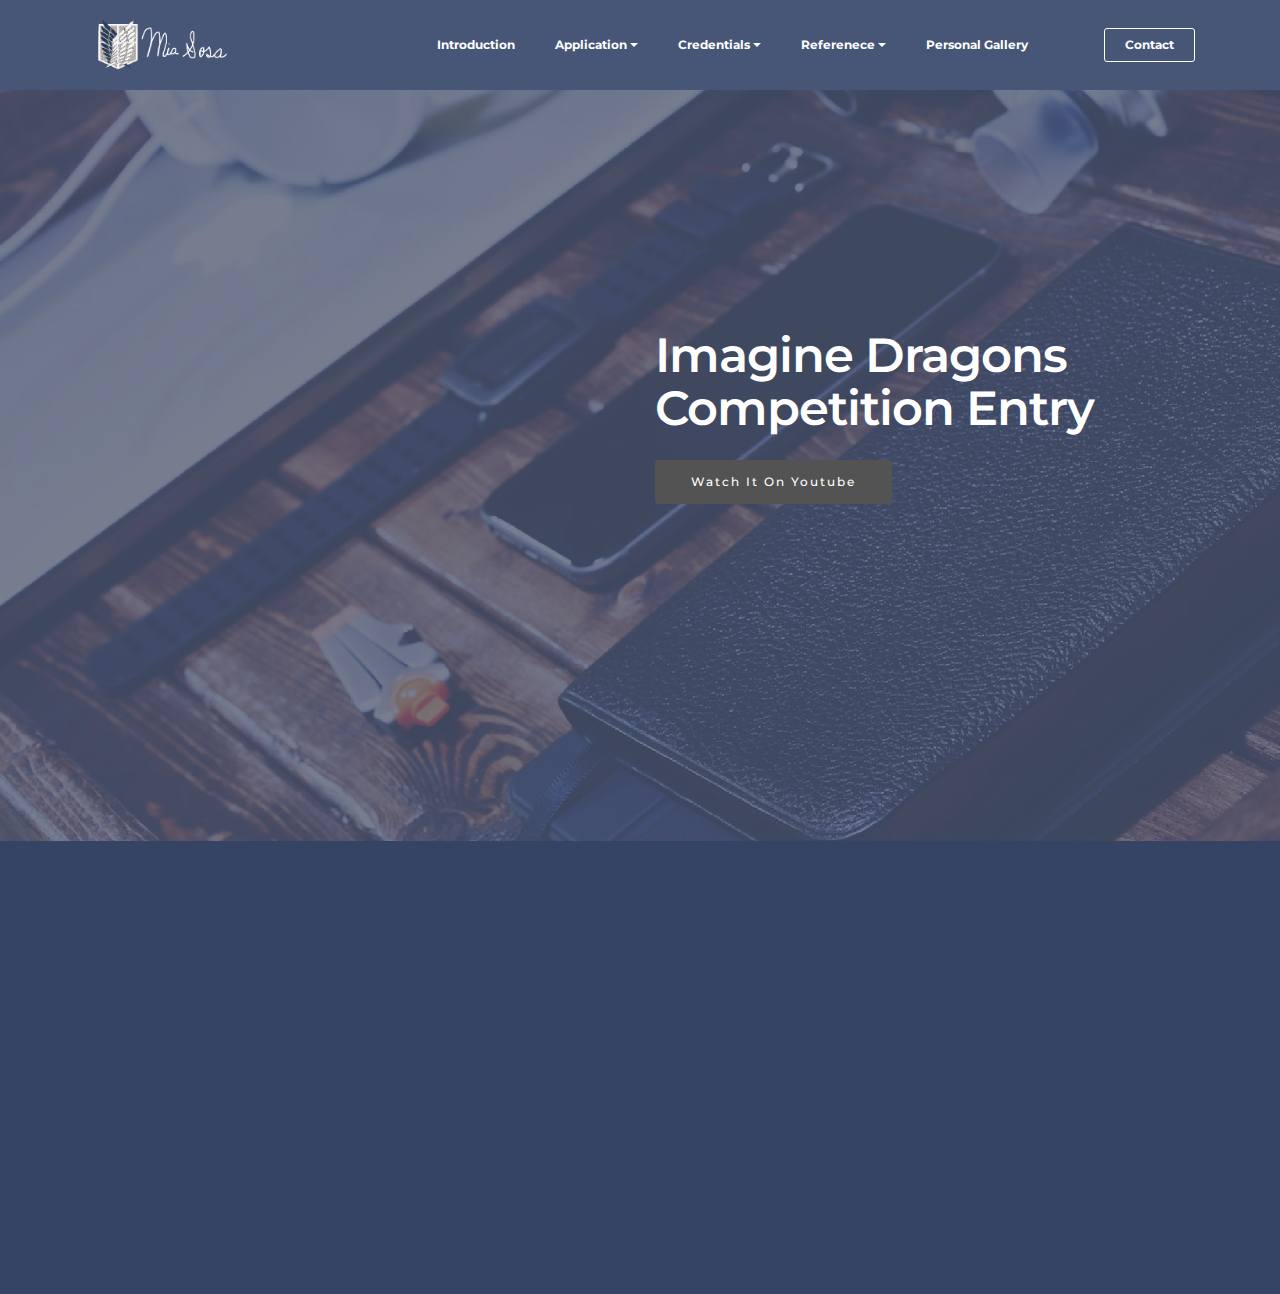
<file: Imagine Dragons.html>
<!DOCTYPE html>
<html>
<head>
  <!-- Site made with Mobirise Website Builder v3.10.7, https://mobirise.com -->
  <meta charset="UTF-8">
  <meta http-equiv="X-UA-Compatible" content="IE=edge">
  <meta name="generator" content="Mobirise v3.10.7, mobirise.com">
  <meta name="viewport" content="width=device-width, initial-scale=1">
  <link rel="shortcut icon" href="assets/images/logo-384x128.png" type="image/x-icon">
  <meta name="description" content="Web Page Creator Description">
  <title>Web Page Creator Title</title>
  <link rel="stylesheet" href="https://fonts.googleapis.com/css?family=Lora:400,700,400italic,700italic&amp;subset=latin">
  <link rel="stylesheet" href="https://fonts.googleapis.com/css?family=Montserrat:400,700">
  <link rel="stylesheet" href="https://fonts.googleapis.com/css?family=Raleway:100,100i,200,200i,300,300i,400,400i,500,500i,600,600i,700,700i,800,800i,900,900i">
  <link rel="stylesheet" href="assets/bootstrap-material-design-font/css/material.css">
  <link rel="stylesheet" href="assets/web/assets/mobirise-icons/mobirise-icons.css">
  <link rel="stylesheet" href="assets/et-line-font-plugin/style.css">
  <link rel="stylesheet" href="assets/tether/tether.min.css">
  <link rel="stylesheet" href="assets/bootstrap/css/bootstrap.min.css">
  <link rel="stylesheet" href="assets/dropdown/css/style.css">
  <link rel="stylesheet" href="assets/animate.css/animate.min.css">
  <link rel="stylesheet" href="assets/theme/css/style.css">
  <link rel="stylesheet" href="assets/mobirise/css/mbr-additional.css" type="text/css">
  
  
  
</head>
<body>
<section id="menu-2i">

    <nav class="navbar navbar-dropdown navbar-fixed-top">
        <div class="container">

            <div class="mbr-table">
                <div class="mbr-table-cell">

                    <div class="navbar-brand">
                        <a href="introduction.html" target="_blank" class="navbar-logo"><img src="assets/images/logo-384x128.png" alt="Mobirise"></a>
                        
                    </div>

                </div>
                <div class="mbr-table-cell">

                    <button class="navbar-toggler pull-xs-right hidden-md-up" type="button" data-toggle="collapse" data-target="#exCollapsingNavbar">
                        <div class="hamburger-icon"></div>
                    </button>

                    <ul class="nav-dropdown collapse pull-xs-right nav navbar-nav navbar-toggleable-sm" id="exCollapsingNavbar"><li class="nav-item"><a class="nav-link link" href="introduction.html">Introduction</a></li><li class="nav-item dropdown open"><a class="nav-link link dropdown-toggle" href="https://mobirise.com/" aria-expanded="true" data-toggle="dropdown-submenu">Application</a><div class="dropdown-menu"><a class="dropdown-item" href="Photoshop.html">Adobe Photoshop</a><div class="dropdown open"><a class="dropdown-item dropdown-toggle" href="Photoshop.html" data-toggle="dropdown-submenu" aria-expanded="true">Adobe Premiere</a><div class="dropdown-menu dropdown-submenu"><a class="dropdown-item" href="Imagine Dragons.html"><span class="mbri-arrow-next mbr-iconfont mbr-iconfont-btn"></span>Imagine Dragons Competition</a><a class="dropdown-item" href="A Thousand Million Reasons Rough Draft.html"><span class="mbri-arrow-next mbr-iconfont mbr-iconfont-btn"></span>A Thousand Million Reasons- Rough Draft</a><a class="dropdown-item" href="page11.html"><span class="mbri-arrow-next mbr-iconfont mbr-iconfont-btn"></span>&nbsp;A Thousand Million Reasons- Final Draft</a><a class="dropdown-item" href="page9.html"><span class="mbri-arrow-next mbr-iconfont mbr-iconfont-btn"></span>Multimedia Event Intro</a><a class="dropdown-item" href="page10.html"><span class="mbri-arrow-next mbr-iconfont mbr-iconfont-btn"></span>Multimedia Event- Two Video Transitions<br></a></div></div><a class="dropdown-item" href="#">Adobe Illustrator</a><div class="dropdown"><a class="dropdown-item dropdown-toggle" href="#" data-toggle="dropdown-submenu" aria-expanded="false">Office Suite</a><div class="dropdown-menu dropdown-submenu"><div class="dropdown"><a class="dropdown-item dropdown-toggle" href="#" data-toggle="dropdown-submenu" aria-expanded="false">Microsoft Word</a><div class="dropdown-menu dropdown-submenu"><a class="dropdown-item" href="miasosa.github.io/documents/Discuss IT Topic 6.pdf">DicussIT Topic 6</a></div></div><a class="dropdown-item" href="#">Microsoft Powerpoint</a></div></div><a class="dropdown-item" href="#" aria-expanded="false">123D</a></div></li><li class="nav-item dropdown"><a class="nav-link link dropdown-toggle" href="https://mobirise.com/" data-toggle="dropdown-submenu" aria-expanded="false">Credentials</a><div class="dropdown-menu"><a class="dropdown-item" href="#">Adobe Photoshop</a><a class="dropdown-item" href="#">Microsoft Word</a><a class="dropdown-item" href="#">Mobirise</a></div></li><li class="nav-item dropdown"><a class="nav-link link dropdown-toggle" href="https://mobirise.com/" aria-expanded="false" data-toggle="dropdown-submenu">Referenece</a><div class="dropdown-menu"><a class="dropdown-item" href="#">Mr. Pate</a><a class="dropdown-item" href="#">Teacher</a><a class="dropdown-item" href="#">Family Member</a><a class="dropdown-item" href="#">Community Member</a></div></li><li class="nav-item dropdown"><a class="nav-link link" href="Personal Gallery.html" aria-expanded="false">Personal Gallery</a></li><li class="nav-item"><a class="nav-link link" href="https://mobirise.com/" aria-expanded="false"></a></li><li class="nav-item nav-btn"><a class="nav-link btn btn-white btn-white-outline" href="contact.html">Contact</a></li></ul>
                    <button hidden="" class="navbar-toggler navbar-close" type="button" data-toggle="collapse" data-target="#exCollapsingNavbar">
                        <div class="close-icon"></div>
                    </button>

                </div>
            </div>

        </div>
    </nav>

</section>

<section class="engine"><a rel="external" href="https://mobirise.com">free bootstrap website maker software</a></section><section class="mbr-section mbr-after-navbar" id="msg-box4-2l" style="background-image: url(assets/images/mbr-2000x1502.jpg); padding-top: 280px; padding-bottom: 280px;">

    <div class="mbr-overlay" style="opacity: 0.7; background-color: rgb(71, 85, 119);">
    </div>
    <div class="container">
        <div class="row">
            <div class="mbr-table-md-up">

              <div class="mbr-table-cell mbr-right-padding-md-up mbr-valign-top col-md-7 image-size" style="width: 50%;">
                  <div class="mbr-figure"><iframe class="mbr-embedded-video" src="https://www.youtube.com/embed/p02wFzJ_dvw?rel=0&amp;amp;showinfo=0&amp;autoplay=1&amp;loop=0" width="1280" height="720" frameborder="0" allowfullscreen></iframe></div>
              </div>

              


              <div class="mbr-table-cell col-md-5 text-xs-center text-md-left content-size">
                  <h3 class="mbr-section-title display-2">Imagine Dragons Competition Entry</h3>
                  

                  <div><a class="btn btn-black" href="https://youtu.be/p02wFzJ_dvw">Watch It On Youtube</a></div>
              </div>


              

            </div>
        </div>
    </div>

</section>

<section class="mbr-footer mbr-section mbr-section-md-padding" id="contacts3-2c" style="background-color: rgb(53, 68, 100); padding-top: 120px; padding-bottom: 30px;">


    <div class="row">
    
            <div class="mbr-company col-xs-12 col-md-6 col-lg-3">

                <div class="mbr-company card">
                    <div><img src="assets/images/wings-of-freedom-265x337.png" class="card-img-top"></div>
                    <div class="card-block">
                        <p class="card-text"></p>
                    </div>
                    <ul class="list-group list-group-flush">
                        <li class="list-group-item">
                            <span class="list-group-icon"><span class="etl-icon icon-phone mbr-iconfont-company-contacts3"></span></span>
                            <span class="list-group-text">305-202-4850</span>
                        </li>
                        <li class="list-group-item">
                            <span class="list-group-icon"><span class="etl-icon icon-map-pin mbr-iconfont-company-contacts3"></span></span>
                            <span class="list-group-text">3133 SW 152nd Ct.</span>
                        </li>
                        <li class="list-group-item active">
                            <span class="list-group-icon"><span class="etl-icon icon-envelope mbr-iconfont-company-contacts3"></span></span>
                            <span class="list-group-text">msosa@miamiartsstudio.com</span>
                        </li>
                    </ul>
                </div>

            </div>
            <div class="mbr-footer-content col-xs-12 col-md-6 col-lg-3">
                <h4>Categories</h4>
                <ul><li><a href="introduction.html">Introduction</a></li><li>Application</li><li>Credentials</li><li>Reference</li></ul>
            </div>
            <div class="mbr-footer-content col-xs-12 col-md-6 col-lg-3">
                <p><strong>Contacts</strong><br>Email: msosa@miamiartstudio.com<br>Phone: 305-202-4850<br><br><br><strong>Address</strong><br>3133 SW 152nd Ct.<br>Miami, FL 33185</p>
            </div>
            <div class="col-xs-12 col-md-6 col-lg-3" data-form-type="formoid">

                <div data-form-alert="true">
                    <div hidden="" data-form-alert-success="true">Thanks for filling out form!</div>
                </div>

                <form action="https://mobirise.com/" method="post" data-form-title="MESSAGE">

                    <input type="hidden" value="fUY2pnLyt58CuOs/QDrTYX2DP3VI8iYfoi0q4NmwuaAlcPK/Eb/nB9Sb0NcTCAr2UWq2f9PgDTJBaN5qjFfxvwD+18jGh4STCMplZV7S629MzV6U1i2K6Z3eir0kEpB9" data-form-email="true">

                    

                    <div class="form-group">
                        <label class="form-control-label" for="contacts3-2c-email">Email<span class="form-asterisk">*</span></label>
                        <input type="email" class="form-control input-sm input-inverse" name="email" required="" data-form-field="Email" id="contacts3-2c-email">
                    </div>

                    

                    <div class="form-group">
                        <label class="form-control-label" for="contacts3-2c-message">Message</label>
                        <textarea class="form-control input-sm input-inverse" name="message" data-form-field="Message" rows="5" id="contacts3-2c-message"></textarea>
                    </div>

                    <div><button type="submit" class="btn btn-sm btn-black">Contact us</button></div>

                </form>

            </div>
        </div>
</section>


  <script src="assets/web/assets/jquery/jquery.min.js"></script>
  <script src="assets/tether/tether.min.js"></script>
  <script src="assets/bootstrap/js/bootstrap.min.js"></script>
  <script src="assets/smooth-scroll/SmoothScroll.js"></script>
  <script src="assets/dropdown/js/script.min.js"></script>
  <script src="assets/touchSwipe/jquery.touchSwipe.min.js"></script>
  <script src="assets/viewportChecker/jquery.viewportchecker.js"></script>
  <script src="assets/theme/js/script.js"></script>
  <script src="assets/formoid/formoid.min.js"></script>
  
  
  <input name="animation" type="hidden">
  </body>
</html>
</file>
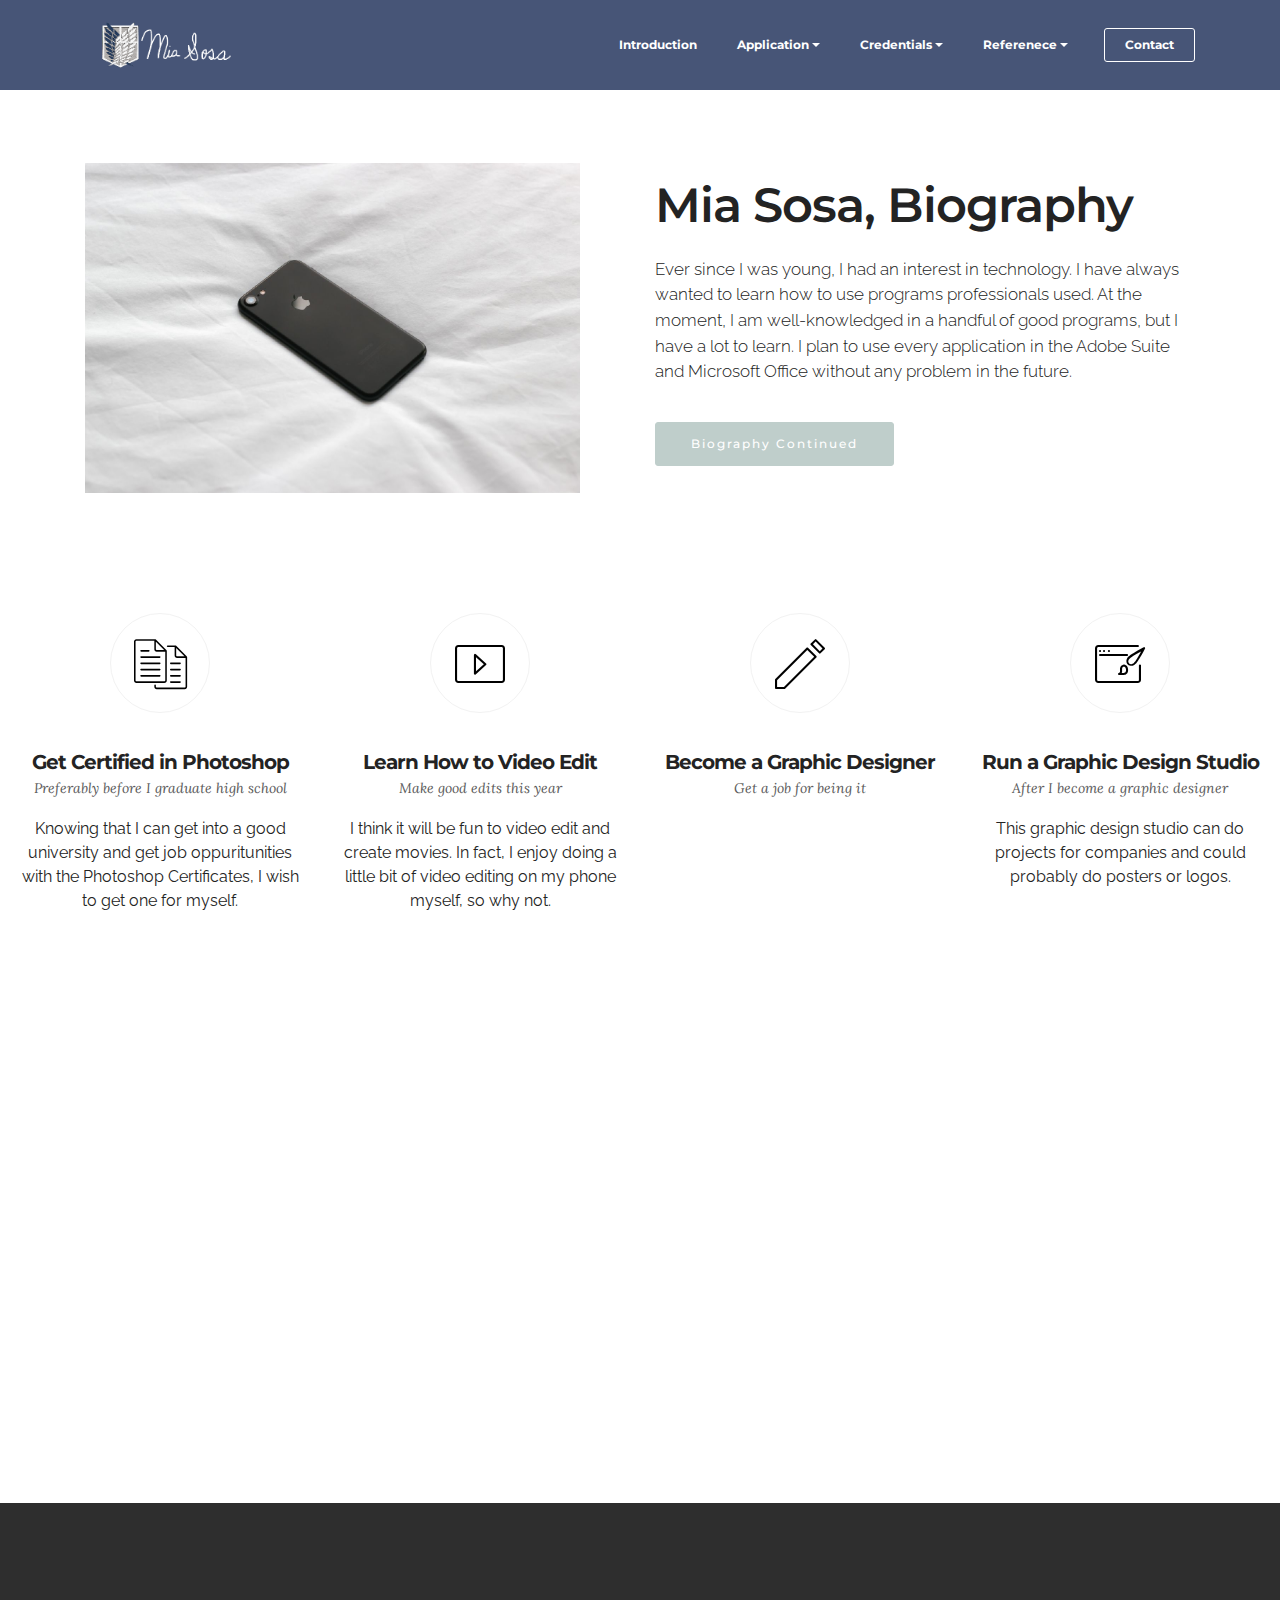
<file: Intro.html>
<!DOCTYPE html>
<html>
<head>
  <!-- Site made with Mobirise Website Builder v3.10.7, https://mobirise.com -->
  <meta charset="UTF-8">
  <meta http-equiv="X-UA-Compatible" content="IE=edge">
  <meta name="generator" content="Mobirise v3.10.7, mobirise.com">
  <meta name="viewport" content="width=device-width, initial-scale=1">
  <link rel="shortcut icon" href="assets/images/logo-5-384x1285.png" type="image/x-icon">
  <meta name="description" content="">
  
  <link rel="stylesheet" href="https://fonts.googleapis.com/css?family=Lora:400,700,400italic,700italic&amp;subset=latin">
  <link rel="stylesheet" href="https://fonts.googleapis.com/css?family=Montserrat:400,700">
  <link rel="stylesheet" href="https://fonts.googleapis.com/css?family=Raleway:100,100i,200,200i,300,300i,400,400i,500,500i,600,600i,700,700i,800,800i,900,900i">
  <link rel="stylesheet" href="assets/bootstrap-material-design-font/css/material.css">
  <link rel="stylesheet" href="assets/web/assets/mobirise-icons/mobirise-icons.css">
  <link rel="stylesheet" href="assets/et-line-font-plugin/style.css">
  <link rel="stylesheet" href="assets/tether/tether.min.css">
  <link rel="stylesheet" href="assets/bootstrap/css/bootstrap.min.css">
  <link rel="stylesheet" href="assets/dropdown/css/style.css">
  <link rel="stylesheet" href="assets/animate.css/animate.min.css">
  <link rel="stylesheet" href="assets/theme/css/style.css">
  <link rel="stylesheet" href="assets/mobirise/css/mbr-additional.css" type="text/css">
  
  
  
</head>
<body>
<section id="menu-0">

    <nav class="navbar navbar-dropdown navbar-fixed-top">
        <div class="container">

            <div class="mbr-table">
                <div class="mbr-table-cell">

                    <div class="navbar-brand">
                        <a href="index.html" class="navbar-logo"><img src="assets/images/logo-5-384x1285.png" alt="Mobirise"></a>
                        
                    </div>

                </div>
                <div class="mbr-table-cell">

                    <button class="navbar-toggler pull-xs-right hidden-md-up" type="button" data-toggle="collapse" data-target="#exCollapsingNavbar">
                        <div class="hamburger-icon"></div>
                    </button>

                    <ul class="nav-dropdown collapse pull-xs-right nav navbar-nav navbar-toggleable-sm" id="exCollapsingNavbar"><li class="nav-item"><a class="nav-link link" href="index.html">Introduction</a></li><li class="nav-item dropdown"><a class="nav-link link dropdown-toggle" href="https://mobirise.com/" aria-expanded="false" data-toggle="dropdown-submenu">Application</a><div class="dropdown-menu"><a class="dropdown-item" href="Photoshop.html">Adobe Photoshop</a><a class="dropdown-item" href="#">Adobe Illustrator</a><div class="dropdown"><a class="dropdown-item dropdown-toggle" href="#" data-toggle="dropdown-submenu" aria-expanded="false">Office Suite</a><div class="dropdown-menu dropdown-submenu"><div class="dropdown"><a class="dropdown-item dropdown-toggle" href="#" data-toggle="dropdown-submenu" aria-expanded="false">Microsoft Word</a><div class="dropdown-menu dropdown-submenu"><a class="dropdown-item" href="miasosa.github.io/documents/Discuss IT Topic 6.pdf">DicussIT Topic 6</a></div></div><a class="dropdown-item" href="#">Microsoft Powerpoint</a></div></div><a class="dropdown-item" href="#" aria-expanded="false">123D</a></div></li><li class="nav-item dropdown"><a class="nav-link link dropdown-toggle" href="https://mobirise.com/" data-toggle="dropdown-submenu" aria-expanded="false">Credentials</a><div class="dropdown-menu"><a class="dropdown-item" href="#">Adobe Photoshop</a><a class="dropdown-item" href="#">Microsoft Word</a><a class="dropdown-item" href="#">Mobirise</a></div></li><li class="nav-item dropdown"><a class="nav-link link dropdown-toggle" href="https://mobirise.com/" aria-expanded="false" data-toggle="dropdown-submenu">Referenece</a><div class="dropdown-menu"><a class="dropdown-item" href="#">Mr. Pate</a><a class="dropdown-item" href="#">Teacher</a><a class="dropdown-item" href="#">Family Member</a><a class="dropdown-item" href="#">Community Member</a></div></li><li class="nav-item nav-btn"><a class="nav-link btn btn-white btn-white-outline" href="contact.html">Contact</a></li></ul>
                    <button hidden="" class="navbar-toggler navbar-close" type="button" data-toggle="collapse" data-target="#exCollapsingNavbar">
                        <div class="close-icon"></div>
                    </button>

                </div>
            </div>

        </div>
    </nav>

</section>

<section class="engine"><a rel="external" href="https://mobirise.com">simple html web generator</a></section><section class="mbr-section mbr-after-navbar" id="msg-box5-0" style="background-color: rgb(255, 255, 255); padding-top: 160px; padding-bottom: 80px;">

    
    <div class="container">
        <div class="row">
            <div class="mbr-table-md-up">

              <div class="mbr-table-cell mbr-right-padding-md-up mbr-valign-top col-md-7 image-size" style="width: 50%;">
                  <div class="mbr-figure"><img src="assets/images/mbr-1400x933.jpg"></div>
              </div>

              


              <div class="mbr-table-cell col-md-5 text-xs-center text-md-left content-size">
                  <h3 class="mbr-section-title display-2">Mia Sosa, Biography</h3>
                  <div class="lead">

                    <p>Ever since I was young, I had an interest in technology. I have always wanted to learn how to use programs professionals used. At the moment, I am well-knowledged in a handful of good programs, but I have a lot to learn. I plan to use every application in the Adobe Suite and Microsoft Office without any problem in the future.</p>

                  </div>

                  <div><a class="btn btn-secondary" href="https://mobirise.com">Biography Continued</a></div>
              </div>


              

            </div>
        </div>
    </div>

</section>

<section class="mbr-cards mbr-section mbr-section-nopadding" id="features4-1" style="background-color: rgb(255, 255, 255);">

    

    <div class="mbr-cards-row row">
        <div class="mbr-cards-col col-xs-12 col-lg-3" style="padding-top: 40px; padding-bottom: 80px;">
            <div class="container">
                <div class="card cart-block">
                    <div class="card-img iconbox"><a href="https://mobirise.com" class="etl-icon icon-documents mbr-iconfont mbr-iconfont-features4" style="color: black;"></a></div>
                    <div class="card-block">
                        <h4 class="card-title">Get Certified in Photoshop</h4>
                        <h5 class="card-subtitle">Preferably before I graduate high school</h5>
                        <p class="card-text">Knowing that I can get into a good university and get job oppuritunities with the Photoshop Certificates, I wish to get one for myself.</p>
                        
                    </div>
                </div>
            </div>
        </div>
        <div class="mbr-cards-col col-xs-12 col-lg-3" style="padding-top: 40px; padding-bottom: 80px;">
            <div class="container">
                <div class="card cart-block">
                    <div class="card-img iconbox"><a href="https://mobirise.com" class="mbri-video-play mbr-iconfont mbr-iconfont-features4" style="color: black;"></a></div>
                    <div class="card-block">
                        <h4 class="card-title">Learn How to Video Edit</h4>
                        <h5 class="card-subtitle">Make good edits this year</h5>
                        <p class="card-text">I think it will be fun to video edit and create movies. In fact, I enjoy doing a little bit of video editing on my phone myself, so why not.</p>
                        
                    </div>
                </div>
          </div>
        </div>
        <div class="mbr-cards-col col-xs-12 col-lg-3" style="padding-top: 40px; padding-bottom: 80px;">
            <div class="container">
                <div class="card cart-block">
                    <div class="card-img iconbox"><a href="https://mobirise.com" class="mbri-edit2 mbr-iconfont mbr-iconfont-features4" style="color: black;"></a></div>
                    <div class="card-block">
                        <h4 class="card-title">Become a Graphic Designer</h4>
                        <h5 class="card-subtitle">Get a job for being it<br></h5>
                        <p class="card-text"></p>
                        
                    </div>
                </div>
            </div>
        </div>
        <div class="mbr-cards-col col-xs-12 col-lg-3" style="padding-top: 40px; padding-bottom: 80px;">
            <div class="container">
                <div class="card cart-block">
                    <div class="card-img iconbox"><a href="https://mobirise.com" class="mbri-website-theme mbr-iconfont mbr-iconfont-features4" style="color: black;"></a></div>
                    <div class="card-block">
                        <h4 class="card-title">Run a Graphic Design Studio</h4>
                        <h5 class="card-subtitle">After I become a graphic designer</h5>
                        <p class="card-text">This graphic design studio can do projects for companies and could probably do posters or logos.</p>
                        
                    </div>
                </div>
            </div>
        </div>
        
        
    </div>
</section>

<section class="mbr-section article mbr-section__container" id="content1-2" style="background-color: rgb(255, 255, 255); padding-top: 20px; padding-bottom: 20px;">

    <div class="container">
        <div class="row">
            <div class="col-xs-12 lead"><p>Make your own website in a few clicks! Mobirise helps you cut down development time by providing you with a flexible website editor with a drag and drop interface. MobiRise Website Builder creates responsive, retina and mobile friendly websites in a few clicks. Mobirise is one of the easiest website development tools <a href="http://google.com/">available</a> today. It also gives you the freedom to develop as many websites as you like given the fact that it is a desktop app.</p></div>
        </div>
    </div>

</section>

<section class="mbr-section article mbr-section__container" id="content7-3" style="background-color: rgb(255, 255, 255); padding-top: 20px; padding-bottom: 60px;">

    <div class="container">
        <div class="row">
            <div class="col-xs-12 col-md-4 lead"><p>Make your own website in a few clicks! Mobirise helps you cut down development time by providing you with a flexible website editor with a drag and drop interface. MobiRise Website Builder creates responsive, retina and mobile friendly websites in a few clicks. Mobirise is one of the easiest website development tools available today. It also gives you the freedom to develop as many websites as you like given the fact that it is a desktop app.</p></div>
            <div class="col-xs-12 col-md-4 lead"><p>Make your own website in a few clicks! Mobirise helps you cut down development time by providing you with a flexible website editor with a drag and drop interface. MobiRise Website Builder creates responsive, retina and mobile friendly websites in a few clicks. Mobirise is one of the easiest website development tools available today. It also gives you the freedom to develop as many websites as you like given the fact that it is a desktop app.</p></div>
            <div class="col-xs-12 col-md-4 lead"><p>Make your own website in a few clicks! Mobirise helps you cut down development time by providing you with a flexible website editor with a drag and drop interface. MobiRise Website Builder creates responsive, retina and mobile friendly websites in a few clicks. Mobirise is one of the easiest website development tools available today. It also gives you the freedom to develop as many websites as you like given the fact that it is a desktop app.</p></div>
        </div>
    </div>

</section>

<section class="mbr-section mbr-section-md-padding mbr-footer footer1" id="contacts1-4" style="background-color: rgb(46, 46, 46); padding-top: 90px; padding-bottom: 90px;">
    
    <div class="container">
        <div class="row">
            <div class="mbr-footer-content col-xs-12 col-md-3">
                <div><img src="assets/images/wings-of-freedom-128x163.png"></div>
            </div>
            <div class="mbr-footer-content col-xs-12 col-md-3">
                <p><strong>Address</strong><br>3133 SW 152nd Ct.<br>Miami, FL 33185</p>
            </div>
            <div class="mbr-footer-content col-xs-12 col-md-3">
                <p><strong>Contacts</strong><br>
Email: msosa@miamiartsstudio.com<br>
Phone: 305-202-4850<br><br></p>
            </div>
            <div class="mbr-footer-content col-xs-12 col-md-3">
                <p><strong>Links</strong><br>
<a class="text-primary" href="https://mobirise.com/">Website builder</a><br>
<a class="text-primary" href="https://mobirise.com/mobirise-free-win.zip">Download for Windows</a><br>
<a class="text-primary" href="https://mobirise.com/mobirise-free-mac.zip">Download for Mac</a></p>
            </div>

        </div>
    </div>
</section>


  <script src="assets/web/assets/jquery/jquery.min.js"></script>
  <script src="assets/tether/tether.min.js"></script>
  <script src="assets/bootstrap/js/bootstrap.min.js"></script>
  <script src="assets/smooth-scroll/SmoothScroll.js"></script>
  <script src="assets/dropdown/js/script.min.js"></script>
  <script src="assets/touchSwipe/jquery.touchSwipe.min.js"></script>
  <script src="assets/viewportChecker/jquery.viewportchecker.js"></script>
  <script src="assets/theme/js/script.js"></script>
  
  
  <input name="animation" type="hidden">
  </body>
</html>
</file>
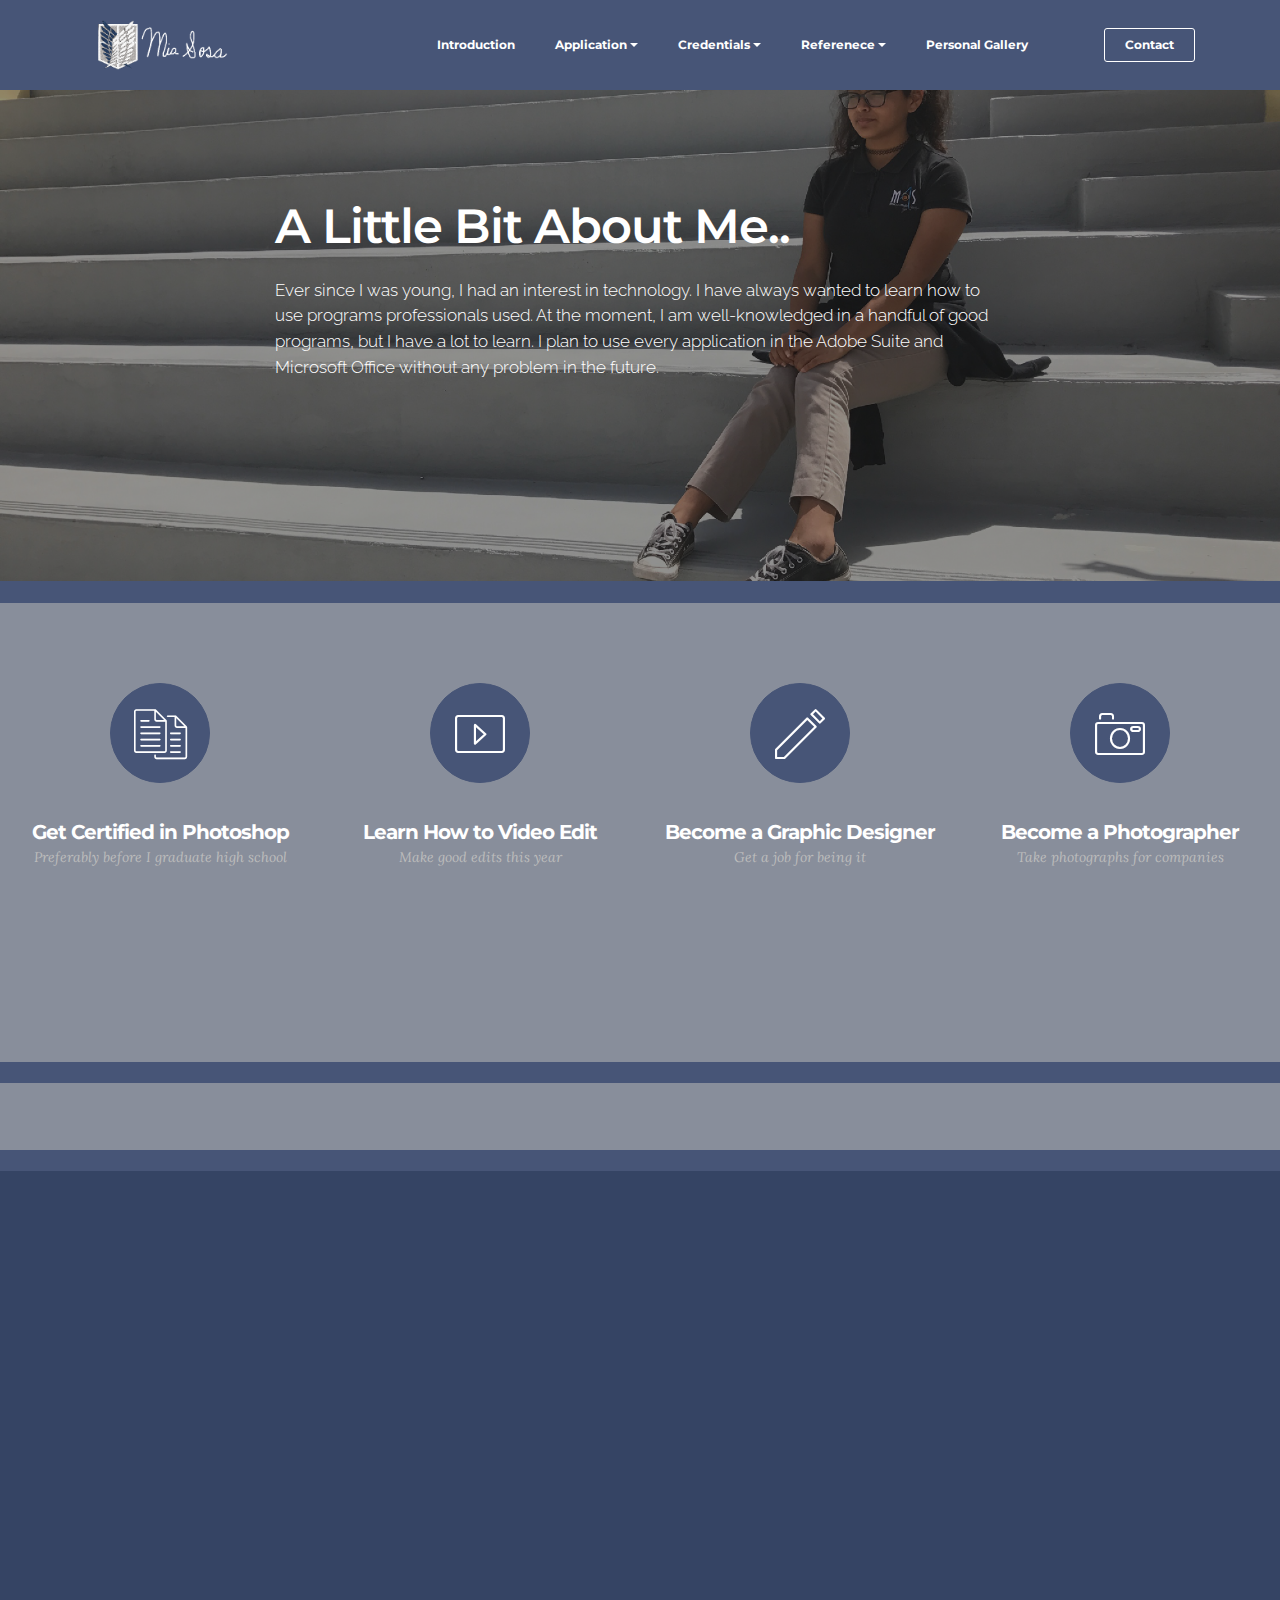
<file: introduction.html>
<!DOCTYPE html>
<html>
<head>
  <!-- Site made with Mobirise Website Builder v3.10.7, https://mobirise.com -->
  <meta charset="UTF-8">
  <meta http-equiv="X-UA-Compatible" content="IE=edge">
  <meta name="generator" content="Mobirise v3.10.7, mobirise.com">
  <meta name="viewport" content="width=device-width, initial-scale=1">
  <link rel="shortcut icon" href="assets/images/logo-384x128.png" type="image/x-icon">
  <meta name="description" content="">
  <title>Mia Sosa</title>
  <link rel="stylesheet" href="https://fonts.googleapis.com/css?family=Lora:400,700,400italic,700italic&amp;subset=latin">
  <link rel="stylesheet" href="https://fonts.googleapis.com/css?family=Montserrat:400,700">
  <link rel="stylesheet" href="https://fonts.googleapis.com/css?family=Raleway:100,100i,200,200i,300,300i,400,400i,500,500i,600,600i,700,700i,800,800i,900,900i">
  <link rel="stylesheet" href="assets/bootstrap-material-design-font/css/material.css">
  <link rel="stylesheet" href="assets/web/assets/mobirise-icons/mobirise-icons.css">
  <link rel="stylesheet" href="assets/et-line-font-plugin/style.css">
  <link rel="stylesheet" href="assets/tether/tether.min.css">
  <link rel="stylesheet" href="assets/bootstrap/css/bootstrap.min.css">
  <link rel="stylesheet" href="assets/dropdown/css/style.css">
  <link rel="stylesheet" href="assets/animate.css/animate.min.css">
  <link rel="stylesheet" href="assets/theme/css/style.css">
  <link rel="stylesheet" href="assets/mobirise/css/mbr-additional.css" type="text/css">
  
  
  
</head>
<body>
<section id="menu-0">

    <nav class="navbar navbar-dropdown navbar-fixed-top">
        <div class="container">

            <div class="mbr-table">
                <div class="mbr-table-cell">

                    <div class="navbar-brand">
                        <a href="introduction.html" target="_blank" class="navbar-logo"><img src="assets/images/logo-384x128.png" alt="Mobirise"></a>
                        
                    </div>

                </div>
                <div class="mbr-table-cell">

                    <button class="navbar-toggler pull-xs-right hidden-md-up" type="button" data-toggle="collapse" data-target="#exCollapsingNavbar">
                        <div class="hamburger-icon"></div>
                    </button>

                    <ul class="nav-dropdown collapse pull-xs-right nav navbar-nav navbar-toggleable-sm" id="exCollapsingNavbar"><li class="nav-item"><a class="nav-link link" href="introduction.html">Introduction</a></li><li class="nav-item dropdown open"><a class="nav-link link dropdown-toggle" href="https://mobirise.com/" aria-expanded="true" data-toggle="dropdown-submenu">Application</a><div class="dropdown-menu"><a class="dropdown-item" href="Photoshop.html">Adobe Photoshop</a><div class="dropdown open"><a class="dropdown-item dropdown-toggle" href="Photoshop.html" data-toggle="dropdown-submenu" aria-expanded="true">Adobe Premiere</a><div class="dropdown-menu dropdown-submenu"><a class="dropdown-item" href="Imagine Dragons.html"><span class="mbri-arrow-next mbr-iconfont mbr-iconfont-btn"></span>Imagine Dragons Competition</a><a class="dropdown-item" href="A Thousand Million Reasons Rough Draft.html"><span class="mbri-arrow-next mbr-iconfont mbr-iconfont-btn"></span>A Thousand Million Reasons- Rough Draft</a><a class="dropdown-item" href="page11.html"><span class="mbri-arrow-next mbr-iconfont mbr-iconfont-btn"></span>&nbsp;A Thousand Million Reasons- Final Draft</a><a class="dropdown-item" href="page9.html"><span class="mbri-arrow-next mbr-iconfont mbr-iconfont-btn"></span>Multimedia Event Intro</a><a class="dropdown-item" href="page10.html"><span class="mbri-arrow-next mbr-iconfont mbr-iconfont-btn"></span>Multimedia Event- Two Video Transitions<br></a></div></div><a class="dropdown-item" href="#">Adobe Illustrator</a><div class="dropdown"><a class="dropdown-item dropdown-toggle" href="#" data-toggle="dropdown-submenu" aria-expanded="false">Office Suite</a><div class="dropdown-menu dropdown-submenu"><div class="dropdown"><a class="dropdown-item dropdown-toggle" href="#" data-toggle="dropdown-submenu" aria-expanded="false">Microsoft Word</a><div class="dropdown-menu dropdown-submenu"><a class="dropdown-item" href="miasosa.github.io/documents/Discuss IT Topic 6.pdf">DicussIT Topic 6</a></div></div><a class="dropdown-item" href="#">Microsoft Powerpoint</a></div></div><a class="dropdown-item" href="#" aria-expanded="false">123D</a></div></li><li class="nav-item dropdown"><a class="nav-link link dropdown-toggle" href="https://mobirise.com/" data-toggle="dropdown-submenu" aria-expanded="false">Credentials</a><div class="dropdown-menu"><a class="dropdown-item" href="#">Adobe Photoshop</a><a class="dropdown-item" href="#">Microsoft Word</a><a class="dropdown-item" href="#">Mobirise</a></div></li><li class="nav-item dropdown"><a class="nav-link link dropdown-toggle" href="https://mobirise.com/" aria-expanded="false" data-toggle="dropdown-submenu">Referenece</a><div class="dropdown-menu"><a class="dropdown-item" href="#">Mr. Pate</a><a class="dropdown-item" href="#">Teacher</a><a class="dropdown-item" href="#">Family Member</a><a class="dropdown-item" href="#">Community Member</a></div></li><li class="nav-item dropdown"><a class="nav-link link" href="Personal Gallery.html" aria-expanded="false">Personal Gallery</a></li><li class="nav-item"><a class="nav-link link" href="https://mobirise.com/" aria-expanded="false"></a></li><li class="nav-item nav-btn"><a class="nav-link btn btn-white btn-white-outline" href="contact.html">Contact</a></li></ul>
                    <button hidden="" class="navbar-toggler navbar-close" type="button" data-toggle="collapse" data-target="#exCollapsingNavbar">
                        <div class="close-icon"></div>
                    </button>

                </div>
            </div>

        </div>
    </nav>

</section>

<section class="engine"><a rel="external" href="https://mobirise.com">html web development software download</a></section><section class="mbr-section article mbr-after-navbar" id="msg-box8-1a" style="background-image: url(assets/images/index-pic-2000x1500.png); padding-top: 200px; padding-bottom: 200px;">

    <div class="mbr-overlay" style="opacity: 0.5; background-color: rgb(34, 34, 34);">
    </div>
    <div class="container">
        <div class="row">
            <div class="col-md-8 col-md-offset-2 text-xs-center">
                <h3 class="mbr-section-title display-2">A Little Bit About Me..</h3>
                <div class="lead"><p>Ever since I was young, I had an interest in technology. I have always wanted to learn how to use programs professionals used. At the moment, I am well-knowledged in a handful of good programs, but I have a lot to learn. I plan to use every application in the Adobe Suite and Microsoft Office without any problem in the future.</p></div>
                
            </div>
        </div>
    </div>

</section>

<section class="mbr-section mbr-section__container article" id="header3-10" style="background-color: rgb(71, 85, 119); padding-top: 0px; padding-bottom: 20px;">
    <div class="container">
        <div class="row">
            <div class="col-xs-12">
                <h3 class="mbr-section-title display-2"></h3>
                
            </div>
        </div>
    </div>
</section>

<section class="mbr-section mbr-section__container article" id="header3-z" style="background-color: rgb(71, 85, 119); padding-top: 0px; padding-bottom: 0px;">
    <div class="container">
        <div class="row">
            <div class="col-xs-12">
                <h3 class="mbr-section-title display-2"></h3>
                
            </div>
        </div>
    </div>
</section>

<section class="mbr-cards mbr-section mbr-section-nopadding" id="features7-1b" style="background-color: rgb(136, 142, 155);">

    

    <div class="mbr-cards-row row">
        <div class="mbr-cards-col col-xs-12 col-lg-3" style="padding-top: 80px; padding-bottom: 80px;">
            <div class="container">
                <div class="card cart-block">
                    <div class="card-img iconbox"><a href="https://mobirise.com" class="etl-icon icon-documents mbr-iconfont mbr-iconfont-features7" style="color: rgb(255, 255, 255);"></a></div>
                    <div class="card-block">
                        <h4 class="card-title">Get Certified in Photoshop</h4>
                        <h5 class="card-subtitle">Preferably before I graduate high school</h5>
                        <p class="card-text">Knowing that I can get into a good university and get job oppuritunities with the Photoshop Certificates, I wish to get one for myself.</p>
                        
                    </div>
                </div>
            </div>
        </div>
        <div class="mbr-cards-col col-xs-12 col-lg-3" style="padding-top: 80px; padding-bottom: 80px;">
            <div class="container">
                <div class="card cart-block">
                    <div class="card-img iconbox"><a href="https://mobirise.com" class="mbri-video-play mbr-iconfont mbr-iconfont-features7" style="color: rgb(255, 255, 255);"></a></div>
                    <div class="card-block">
                        <h4 class="card-title">Learn How to Video Edit</h4>
                        <h5 class="card-subtitle">Make good edits this year</h5>
                        <p class="card-text">I think it will be fun to video edit and create movies. In fact, I enjoy doing a little bit of video editing on my phone myself, so why not.</p>
                        
                    </div>
                </div>
          </div>
        </div>
        <div class="mbr-cards-col col-xs-12 col-lg-3" style="padding-top: 80px; padding-bottom: 80px;">
            <div class="container">
                <div class="card cart-block">
                    <div class="card-img iconbox"><a href="https://mobirise.com" class="mbri-edit2 mbr-iconfont mbr-iconfont-features7" style="color: rgb(255, 255, 255);"></a></div>
                    <div class="card-block">
                        <h4 class="card-title">Become a Graphic Designer</h4>
                        <h5 class="card-subtitle">Get a job for being it</h5>
                        <p class="card-text">Have a studio for proffesional graphic designing to design things for people.</p>
                        
                    </div>
                </div>
            </div>
        </div>
        <div class="mbr-cards-col col-xs-12 col-lg-3" style="padding-top: 80px; padding-bottom: 80px;">
            <div class="container">
                <div class="card cart-block">
                    <div class="card-img iconbox"><a href="https://mobirise.com" class="mbri-camera mbr-iconfont mbr-iconfont-features7" style="color: rgb(255, 255, 255);"></a></div>
                    <div class="card-block">
                        <h4 class="card-title">Become a Photographer</h4>
                        <h5 class="card-subtitle">Take photographs for companies</h5>
                        <p class="card-text">Take proffesional pictures for companies that need them and fulfill their desires with the photos they want.</p>
                        
                    </div>
                </div>
            </div>
        </div>
        
        
    </div>
</section>

<section class="mbr-section mbr-section__container article" id="header3-11" style="background-color: rgb(71, 85, 119); padding-top: 0px; padding-bottom: 20px;">
    <div class="container">
        <div class="row">
            <div class="col-xs-12">
                <h3 class="mbr-section-title display-2"></h3>
                
            </div>
        </div>
    </div>
</section>

<section class="mbr-section article mbr-section__container" id="content1-2" style="background-color: rgb(136, 142, 155); padding-top: 20px; padding-bottom: 20px;">

    <div class="container">
        <div class="row">
            <div class="col-xs-12 lead"><p>"If there's something you don't understand, learn to understand it."</p></div>
        </div>
    </div>

</section>

<section class="mbr-section mbr-section__container article" id="header3-12" style="background-color: rgb(71, 85, 119); padding-top: 0px; padding-bottom: 20px;">
    <div class="container">
        <div class="row">
            <div class="col-xs-12">
                <h3 class="mbr-section-title display-2"></h3>
                
            </div>
        </div>
    </div>
</section>

<section class="mbr-footer mbr-section mbr-section-md-padding" id="contacts3-2c" style="background-color: rgb(53, 68, 100); padding-top: 120px; padding-bottom: 30px;">


    <div class="row">
    
            <div class="mbr-company col-xs-12 col-md-6 col-lg-3">

                <div class="mbr-company card">
                    <div><img src="assets/images/wings-of-freedom-265x337.png" class="card-img-top"></div>
                    <div class="card-block">
                        <p class="card-text"></p>
                    </div>
                    <ul class="list-group list-group-flush">
                        <li class="list-group-item">
                            <span class="list-group-icon"><span class="etl-icon icon-phone mbr-iconfont-company-contacts3"></span></span>
                            <span class="list-group-text">305-202-4850</span>
                        </li>
                        <li class="list-group-item">
                            <span class="list-group-icon"><span class="etl-icon icon-map-pin mbr-iconfont-company-contacts3"></span></span>
                            <span class="list-group-text">3133 SW 152nd Ct.</span>
                        </li>
                        <li class="list-group-item active">
                            <span class="list-group-icon"><span class="etl-icon icon-envelope mbr-iconfont-company-contacts3"></span></span>
                            <span class="list-group-text">msosa@miamiartsstudio.com</span>
                        </li>
                    </ul>
                </div>

            </div>
            <div class="mbr-footer-content col-xs-12 col-md-6 col-lg-3">
                <h4>Categories</h4>
                <ul><li><a href="introduction.html">Introduction</a></li><li>Application</li><li>Credentials</li><li>Reference</li></ul>
            </div>
            <div class="mbr-footer-content col-xs-12 col-md-6 col-lg-3">
                <p><strong>Contacts</strong><br>Email: msosa@miamiartstudio.com<br>Phone: 305-202-4850<br><br><br><strong>Address</strong><br>3133 SW 152nd Ct.<br>Miami, FL 33185</p>
            </div>
            <div class="col-xs-12 col-md-6 col-lg-3" data-form-type="formoid">

                <div data-form-alert="true">
                    <div hidden="" data-form-alert-success="true">Thanks for filling out form!</div>
                </div>

                <form action="https://mobirise.com/" method="post" data-form-title="MESSAGE">

                    <input type="hidden" value="fpBykF+QwOsfiPaMfvOAqpH+S4mwkdeAeOVvH+JzHg9gymmIEshSG1MXrtGyuIbzsNeCp42naTSZ0fapV+TWnThL18gacHLs82EycW1fkkfMU1SaV2Rwl7PZSztCzPtt" data-form-email="true">

                    

                    <div class="form-group">
                        <label class="form-control-label" for="contacts3-2c-email">Email<span class="form-asterisk">*</span></label>
                        <input type="email" class="form-control input-sm input-inverse" name="email" required="" data-form-field="Email" id="contacts3-2c-email">
                    </div>

                    

                    <div class="form-group">
                        <label class="form-control-label" for="contacts3-2c-message">Message</label>
                        <textarea class="form-control input-sm input-inverse" name="message" data-form-field="Message" rows="5" id="contacts3-2c-message"></textarea>
                    </div>

                    <div><button type="submit" class="btn btn-sm btn-black">Contact us</button></div>

                </form>

            </div>
        </div>
</section>


  <script src="assets/web/assets/jquery/jquery.min.js"></script>
  <script src="assets/tether/tether.min.js"></script>
  <script src="assets/bootstrap/js/bootstrap.min.js"></script>
  <script src="assets/smooth-scroll/SmoothScroll.js"></script>
  <script src="assets/dropdown/js/script.min.js"></script>
  <script src="assets/touchSwipe/jquery.touchSwipe.min.js"></script>
  <script src="assets/viewportChecker/jquery.viewportchecker.js"></script>
  <script src="assets/theme/js/script.js"></script>
  <script src="assets/formoid/formoid.min.js"></script>
  
  
  <input name="animation" type="hidden">
  </body>
</html>
</file>
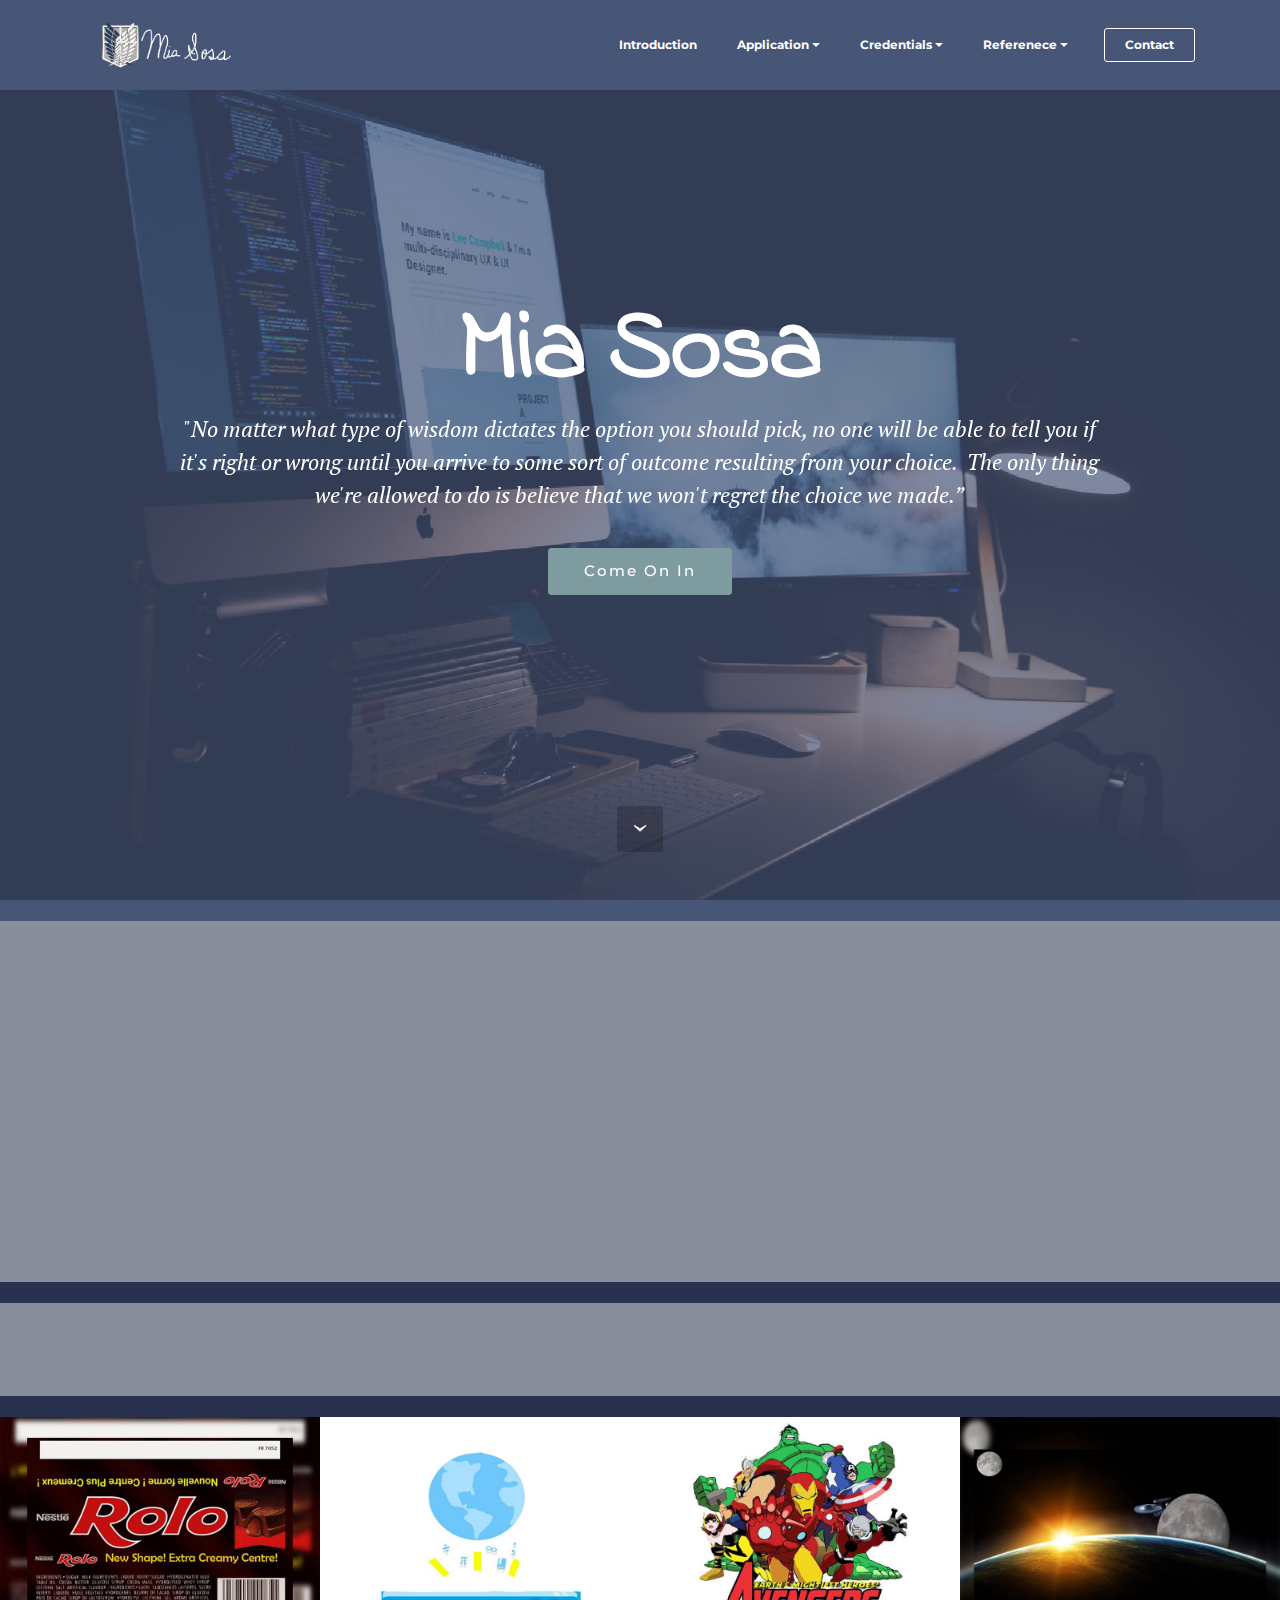
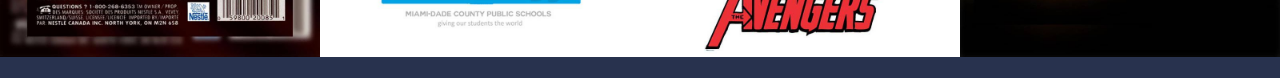
<file: Landing Page.html>
<!DOCTYPE html>
<html>
<head>
  <!-- Site made with Mobirise Website Builder v3.11.1, https://mobirise.com -->
  <meta charset="UTF-8">
  <meta http-equiv="X-UA-Compatible" content="IE=edge">
  <meta name="generator" content="Mobirise v3.11.1, mobirise.com">
  <meta name="viewport" content="width=device-width, initial-scale=1">
  <link rel="shortcut icon" href="assets/images/logo-384x128.png" type="image/x-icon">
  <meta name="description" content="Web Creator Description">
  <title>Mia Sosa- Website</title>
  <link rel="stylesheet" href="https://fonts.googleapis.com/css?family=Lora:400,700,400italic,700italic&amp;subset=latin">
  <link rel="stylesheet" href="https://fonts.googleapis.com/css?family=Montserrat:400,700">
  <link rel="stylesheet" href="https://fonts.googleapis.com/css?family=Raleway:100,100i,200,200i,300,300i,400,400i,500,500i,600,600i,700,700i,800,800i,900,900i">
  <link rel="stylesheet" href="assets/bootstrap-material-design-font/css/material.css">
  <link rel="stylesheet" href="assets/et-line-font-plugin/style.css">
  <link rel="stylesheet" href="assets/tether/tether.min.css">
  <link rel="stylesheet" href="assets/bootstrap/css/bootstrap.min.css">
  <link rel="stylesheet" href="assets/dropdown/css/style.css">
  <link rel="stylesheet" href="assets/animate.css/animate.min.css">
  <link rel="stylesheet" href="assets/theme/css/style.css">
  <link rel="stylesheet" href="assets/mobirise-gallery/style.css">
  <link rel="stylesheet" href="assets/mobirise/css/mbr-additional.css" type="text/css">
  
  
  
</head>
<body>
<section id="menu-l">

    <nav class="navbar navbar-dropdown navbar-fixed-top">
        <div class="container">

            <div class="mbr-table">
                <div class="mbr-table-cell">

                    <div class="navbar-brand">
                        <a href="index.html" class="navbar-logo"><img src="assets/images/logo-5-384x1281.png" alt="Mobirise"></a>
                        
                    </div>

                </div>
                <div class="mbr-table-cell">

                    <button class="navbar-toggler pull-xs-right hidden-md-up" type="button" data-toggle="collapse" data-target="#exCollapsingNavbar">
                        <div class="hamburger-icon"></div>
                    </button>

                    <ul class="nav-dropdown collapse pull-xs-right nav navbar-nav navbar-toggleable-sm" id="exCollapsingNavbar"><li class="nav-item"><a class="nav-link link" href="index.html">Introduction</a></li><li class="nav-item dropdown"><a class="nav-link link dropdown-toggle" href="https://mobirise.com/" aria-expanded="false" data-toggle="dropdown-submenu">Application</a><div class="dropdown-menu"><a class="dropdown-item" href="Photoshop.html">Adobe Photoshop</a><a class="dropdown-item" href="#">Adobe Illustrator</a><div class="dropdown"><a class="dropdown-item dropdown-toggle" href="#" data-toggle="dropdown-submenu" aria-expanded="false">Office Suite</a><div class="dropdown-menu dropdown-submenu"><div class="dropdown"><a class="dropdown-item dropdown-toggle" href="#" data-toggle="dropdown-submenu" aria-expanded="false">Microsoft Word</a><div class="dropdown-menu dropdown-submenu"><a class="dropdown-item" href="miasosa.github.io/documents/Discuss IT Topic 6.pdf">DicussIT Topic 6</a></div></div><a class="dropdown-item" href="#">Microsoft Powerpoint</a></div></div><a class="dropdown-item" href="#" aria-expanded="false">123D</a></div></li><li class="nav-item dropdown"><a class="nav-link link dropdown-toggle" href="https://mobirise.com/" data-toggle="dropdown-submenu" aria-expanded="false">Credentials</a><div class="dropdown-menu"><a class="dropdown-item" href="#">Adobe Photoshop</a><a class="dropdown-item" href="#">Microsoft Word</a><a class="dropdown-item" href="#">Mobirise</a></div></li><li class="nav-item dropdown"><a class="nav-link link dropdown-toggle" href="https://mobirise.com/" aria-expanded="false" data-toggle="dropdown-submenu">Referenece</a><div class="dropdown-menu"><a class="dropdown-item" href="#">Mr. Pate</a><a class="dropdown-item" href="#">Teacher</a><a class="dropdown-item" href="#">Family Member</a><a class="dropdown-item" href="#">Community Member</a></div></li><li class="nav-item nav-btn"><a class="nav-link btn btn-white btn-white-outline" href="contact.html">Contact</a></li></ul>
                    <button hidden="" class="navbar-toggler navbar-close" type="button" data-toggle="collapse" data-target="#exCollapsingNavbar">
                        <div class="close-icon"></div>
                    </button>

                </div>
            </div>

        </div>
    </nav>

</section>

<section class="engine"><a rel="external" href="https://mobirise.com">https://mobirise.com/</a></section><section class="mbr-section mbr-section-hero mbr-section-full mbr-parallax-background mbr-section-with-arrow mbr-after-navbar" id="header1-n" style="background-image: url(assets/images/mbr-2000x1334.jpg);">

    <div class="mbr-overlay" style="opacity: 0.7; background-color: rgb(71, 85, 119);"></div>

    <div class="mbr-table-cell">

        <div class="container">
            <div class="row">
                <div class="mbr-section col-md-10 col-md-offset-1 text-xs-center">

                    <h1 class="mbr-section-title display-1">Mia Sosa</h1>
                    <p class="mbr-section-lead lead">"No matter what type of wisdom dictates the option you should pick, no one will be able to tell you if it's right or wrong until you arrive to some sort of outcome resulting from your choice. &nbsp;The only thing we're allowed to do is believe that we won't regret the choice we made.” </p>
                    <div class="mbr-section-btn"><a class="btn btn-lg btn-info" href="index.html">Come On In</a> </div>
                </div>
            </div>
        </div>
    </div>

    <div class="mbr-arrow mbr-arrow-floating" aria-hidden="true"><a href="#header3-u"><i class="mbr-arrow-icon"></i></a></div>

</section>

<section class="mbr-section mbr-section__container article" id="header3-u" style="background-color: rgb(71, 85, 119); padding-top: 0px; padding-bottom: 20px;">
    <div class="container">
        <div class="row">
            <div class="col-xs-12">
                <h3 class="mbr-section-title display-2"></h3>
                
            </div>
        </div>
    </div>
</section>

<section class="mbr-section" id="msg-box4-w" style="background-color: rgb(136, 142, 155); padding-top: 40px; padding-bottom: 40px;">

    
    <div class="container">
        <div class="row">
            <div class="mbr-table-md-up">

              <div class="mbr-table-cell mbr-right-padding-md-up mbr-valign-top col-md-7 image-size" style="width: 50%;">
                  <div class="mbr-figure"><iframe class="mbr-embedded-video" src="https://www.youtube.com/embed/Tq7p44IA-1U?rel=0&amp;amp;showinfo=0&amp;autoplay=0&amp;loop=0" width="1280" height="720" frameborder="0" allowfullscreen></iframe></div>
              </div>

              


              <div class="mbr-table-cell col-md-5 text-xs-center text-md-left content-size">
                  <h3 class="mbr-section-title display-2">INTRO WITH YOUTUBE VIDEO</h3>
                  

                  
              </div>


              

            </div>
        </div>
    </div>

</section>

<section class="mbr-section mbr-section__container article" id="header3-t" style="background-color: rgb(40, 50, 78); padding-top: 0px; padding-bottom: 20px;">
    <div class="container">
        <div class="row">
            <div class="col-xs-12">
                <h3 class="mbr-section-title display-2"></h3>
                
            </div>
        </div>
    </div>
</section>

<section class="mbr-section mbr-section__container article" id="header3-s" style="background-color: rgb(136, 142, 155); padding-top: 20px; padding-bottom: 20px;">
    <div class="container">
        <div class="row">
            <div class="col-xs-12">
                <h3 class="mbr-section-title display-2"><span style="color: inherit; font-family: 'PT Serif', serif; font-size: 3rem; line-height: 1.1; text-align: center;">Some of My Work..&nbsp;</span><br></h3>
                
            </div>
        </div>
    </div>
</section>

<section class="mbr-section mbr-section__container article" id="header3-13" style="background-color: rgb(40, 50, 78); padding-top: 0px; padding-bottom: 20px;">
    <div class="container">
        <div class="row">
            <div class="col-xs-12">
                <h3 class="mbr-section-title display-2"></h3>
                
            </div>
        </div>
    </div>
</section>

<section class="mbr-gallery mbr-section mbr-section-nopadding mbr-slider-carousel" id="gallery1-r" data-filter="false" style="background-color: rgb(255, 255, 255); padding-top: 0rem; padding-bottom: 0rem;">
    <!-- Filter -->
    

    <!-- Gallery -->
    <div class="mbr-gallery-row">
        <div class=" mbr-gallery-layout-default">
            <div>
                <div>
                    <div class="mbr-gallery-item mbr-gallery-item__mobirise3 mbr-gallery-item--p0" data-tags="Awesome" data-video-url="false">
                        <div href="#lb-gallery1-r" data-slide-to="0" data-toggle="modal">
                            
                            

                            <img alt="" src="assets/images/rolo-2000x1500-1-800x600.jpg">
                            
                            <span class="icon-focus"></span>
                            
                        </div>
                    </div><div class="mbr-gallery-item mbr-gallery-item__mobirise3 mbr-gallery-item--p0" data-tags="Responsive" data-video-url="false">
                        <div href="#lb-gallery1-r" data-slide-to="1" data-toggle="modal">
                            
                            

                            <img alt="" src="assets/images/logo-2000x1500-1-800x600.jpg">
                            
                            <span class="icon-focus"></span>
                            
                        </div>
                    </div><div class="mbr-gallery-item mbr-gallery-item__mobirise3 mbr-gallery-item--p0" data-tags="Creative" data-video-url="false">
                        <div href="#lb-gallery1-r" data-slide-to="2" data-toggle="modal">
                            
                            

                            <img alt="" src="assets/images/avengers-2000x1500-800x600.jpg">
                            
                            <span class="icon-focus"></span>
                            
                        </div>
                    </div><div class="mbr-gallery-item mbr-gallery-item__mobirise3 mbr-gallery-item--p0" data-tags="Animated" data-video-url="false">
                        <div href="#lb-gallery1-r" data-slide-to="3" data-toggle="modal">
                            
                            

                            <img alt="" src="assets/images/space-2000x1500-800x600.jpg">
                            
                            <span class="icon-focus"></span>
                            
                        </div>
                    </div>
                </div>
            </div>
            <div class="clearfix"></div>
        </div>
    </div>

    <!-- Lightbox -->
    <div data-app-prevent-settings="" class="mbr-slider modal fade carousel slide" tabindex="-1" data-keyboard="true" data-interval="false" id="lb-gallery1-r">
        <div class="modal-dialog">
            <div class="modal-content">
                <div class="modal-body">
                    <ol class="carousel-indicators">
                        <li data-app-prevent-settings="" data-target="#lb-gallery1-r" data-slide-to="0"></li><li data-app-prevent-settings="" data-target="#lb-gallery1-r" data-slide-to="1"></li><li data-app-prevent-settings="" data-target="#lb-gallery1-r" data-slide-to="2"></li><li data-app-prevent-settings="" data-target="#lb-gallery1-r" class=" active" data-slide-to="3"></li>
                    </ol>
                    <div class="carousel-inner">
                        <div class="carousel-item">
                            <img alt="" src="assets/images/rolo-2000x1500-1.jpg">
                        </div><div class="carousel-item">
                            <img alt="" src="assets/images/logo-2000x1500-1.jpg">
                        </div><div class="carousel-item">
                            <img alt="" src="assets/images/avengers-2000x1500.jpg">
                        </div><div class="carousel-item active">
                            <img alt="" src="assets/images/space-2000x1500.jpg">
                        </div>
                    </div>
                    <a class="left carousel-control" role="button" data-slide="prev" href="#lb-gallery1-r">
                        <span class="icon-prev" aria-hidden="true"></span>
                        <span class="sr-only">Previous</span>
                    </a>
                    <a class="right carousel-control" role="button" data-slide="next" href="#lb-gallery1-r">
                        <span class="icon-next" aria-hidden="true"></span>
                        <span class="sr-only">Next</span>
                    </a>

                    <a class="close" href="#" role="button" data-dismiss="modal">
                        <span aria-hidden="true">×</span>
                        <span class="sr-only">Close</span>
                    </a>
                </div>
            </div>
        </div>
    </div>
</section>

<section class="mbr-section mbr-section__container article" id="header3-14" style="background-color: rgb(40, 50, 78); padding-top: 0px; padding-bottom: 20px;">
    <div class="container">
        <div class="row">
            <div class="col-xs-12">
                <h3 class="mbr-section-title display-2"></h3>
                
            </div>
        </div>
    </div>
</section>


  <script src="assets/web/assets/jquery/jquery.min.js"></script>
  <script src="assets/tether/tether.min.js"></script>
  <script src="assets/bootstrap/js/bootstrap.min.js"></script>
  <script src="assets/smooth-scroll/SmoothScroll.js"></script>
  <script src="assets/dropdown/js/script.min.js"></script>
  <script src="assets/touchSwipe/jquery.touchSwipe.min.js"></script>
  <script src="assets/viewportChecker/jquery.viewportchecker.js"></script>
  <script src="assets/jarallax/jarallax.js"></script>
  <script src="assets/masonry/masonry.pkgd.min.js"></script>
  <script src="assets/imagesloaded/imagesloaded.pkgd.min.js"></script>
  <script src="assets/bootstrap-carousel-swipe/bootstrap-carousel-swipe.js"></script>
  <script src="assets/theme/js/script.js"></script>
  <script src="assets/mobirise-gallery/player.min.js"></script>
  <script src="assets/mobirise-gallery/script.js"></script>
  
  
  <input name="animation" type="hidden">
  </body>
</html>
</file>
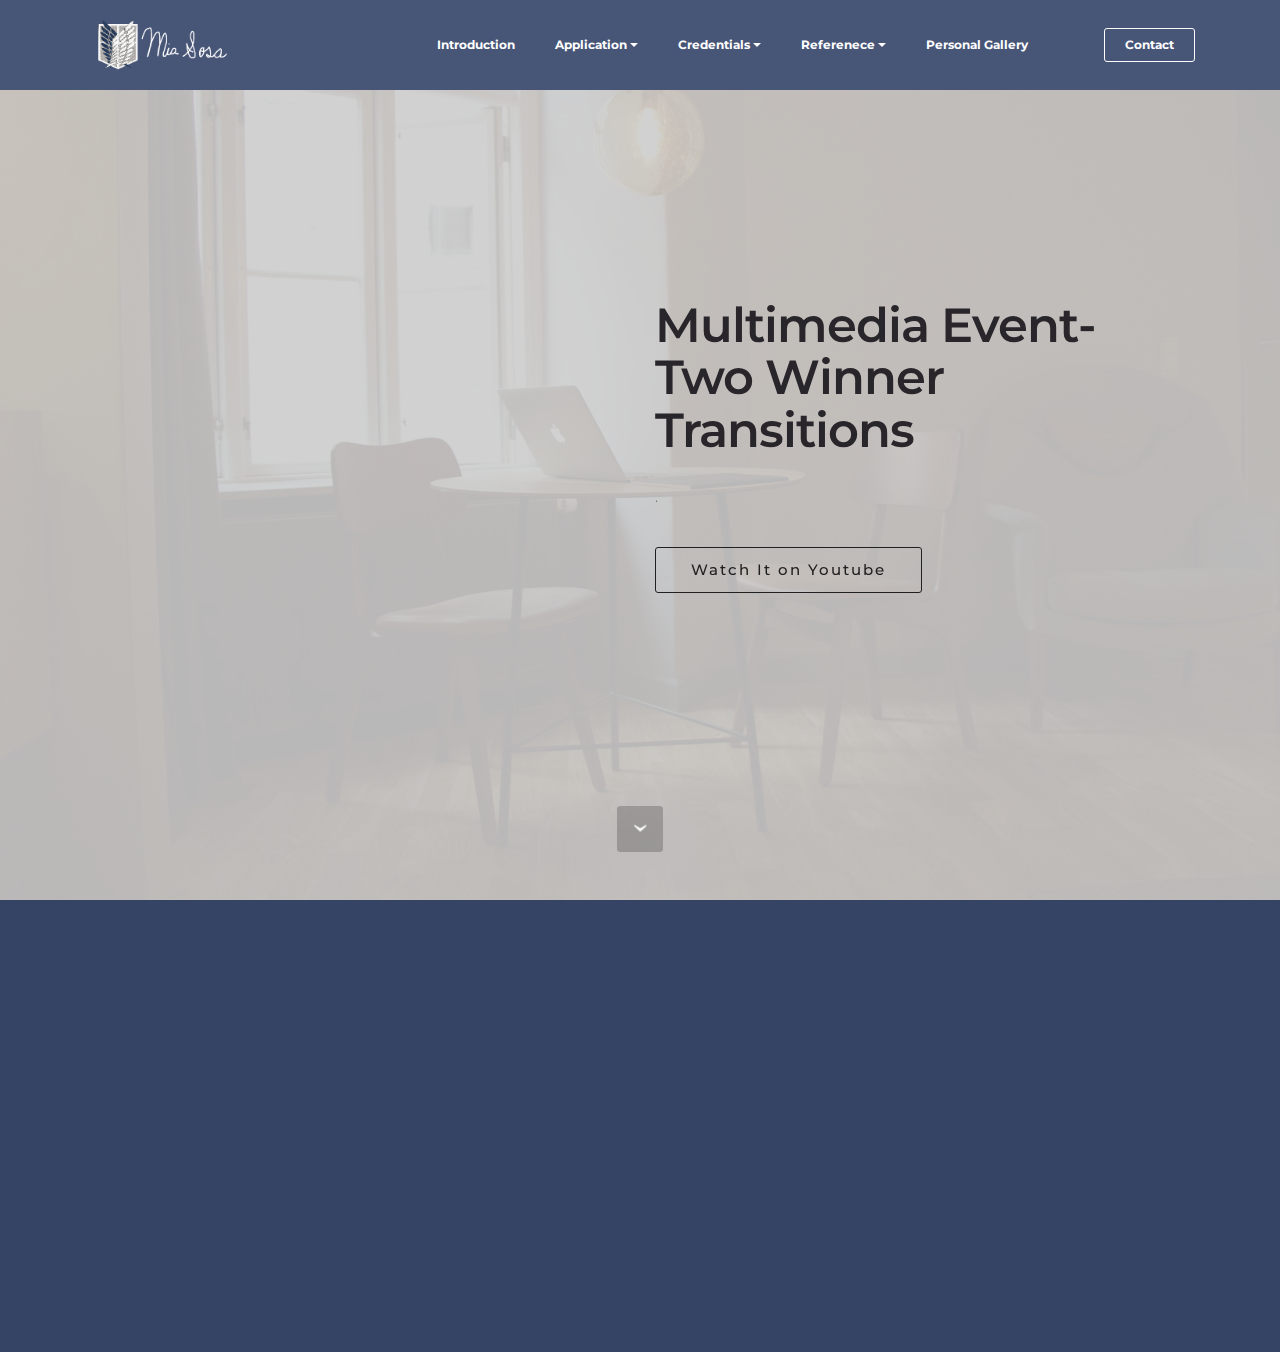
<file: page10.html>
<!DOCTYPE html>
<html>
<head>
  <!-- Site made with Mobirise Website Builder v3.10.7, https://mobirise.com -->
  <meta charset="UTF-8">
  <meta http-equiv="X-UA-Compatible" content="IE=edge">
  <meta name="generator" content="Mobirise v3.10.7, mobirise.com">
  <meta name="viewport" content="width=device-width, initial-scale=1">
  <link rel="shortcut icon" href="assets/images/logo-384x128.png" type="image/x-icon">
  <meta name="description" content="">
  
  <link rel="stylesheet" href="https://fonts.googleapis.com/css?family=Lora:400,700,400italic,700italic&amp;subset=latin">
  <link rel="stylesheet" href="https://fonts.googleapis.com/css?family=Montserrat:400,700">
  <link rel="stylesheet" href="https://fonts.googleapis.com/css?family=Raleway:100,100i,200,200i,300,300i,400,400i,500,500i,600,600i,700,700i,800,800i,900,900i">
  <link rel="stylesheet" href="assets/bootstrap-material-design-font/css/material.css">
  <link rel="stylesheet" href="assets/web/assets/mobirise-icons/mobirise-icons.css">
  <link rel="stylesheet" href="assets/et-line-font-plugin/style.css">
  <link rel="stylesheet" href="assets/tether/tether.min.css">
  <link rel="stylesheet" href="assets/bootstrap/css/bootstrap.min.css">
  <link rel="stylesheet" href="assets/dropdown/css/style.css">
  <link rel="stylesheet" href="assets/animate.css/animate.min.css">
  <link rel="stylesheet" href="assets/theme/css/style.css">
  <link rel="stylesheet" href="assets/mobirise/css/mbr-additional.css" type="text/css">
  
  
  
</head>
<body>
<section id="menu-2u">

    <nav class="navbar navbar-dropdown navbar-fixed-top">
        <div class="container">

            <div class="mbr-table">
                <div class="mbr-table-cell">

                    <div class="navbar-brand">
                        <a href="introduction.html" target="_blank" class="navbar-logo"><img src="assets/images/logo-384x128.png" alt="Mobirise"></a>
                        
                    </div>

                </div>
                <div class="mbr-table-cell">

                    <button class="navbar-toggler pull-xs-right hidden-md-up" type="button" data-toggle="collapse" data-target="#exCollapsingNavbar">
                        <div class="hamburger-icon"></div>
                    </button>

                    <ul class="nav-dropdown collapse pull-xs-right nav navbar-nav navbar-toggleable-sm" id="exCollapsingNavbar"><li class="nav-item"><a class="nav-link link" href="introduction.html">Introduction</a></li><li class="nav-item dropdown open"><a class="nav-link link dropdown-toggle" href="https://mobirise.com/" aria-expanded="true" data-toggle="dropdown-submenu">Application</a><div class="dropdown-menu"><a class="dropdown-item" href="Photoshop.html">Adobe Photoshop</a><div class="dropdown open"><a class="dropdown-item dropdown-toggle" href="Photoshop.html" data-toggle="dropdown-submenu" aria-expanded="true">Adobe Premiere</a><div class="dropdown-menu dropdown-submenu"><a class="dropdown-item" href="Imagine Dragons.html"><span class="mbri-arrow-next mbr-iconfont mbr-iconfont-btn"></span>Imagine Dragons Competition</a><a class="dropdown-item" href="A Thousand Million Reasons Rough Draft.html"><span class="mbri-arrow-next mbr-iconfont mbr-iconfont-btn"></span>A Thousand Million Reasons- Rough Draft</a><a class="dropdown-item" href="page11.html"><span class="mbri-arrow-next mbr-iconfont mbr-iconfont-btn"></span>&nbsp;A Thousand Million Reasons- Final Draft</a><a class="dropdown-item" href="page9.html"><span class="mbri-arrow-next mbr-iconfont mbr-iconfont-btn"></span>Multimedia Event Intro</a><a class="dropdown-item" href="page10.html"><span class="mbri-arrow-next mbr-iconfont mbr-iconfont-btn"></span>Multimedia Event- Two Video Transitions<br></a></div></div><a class="dropdown-item" href="#">Adobe Illustrator</a><div class="dropdown"><a class="dropdown-item dropdown-toggle" href="#" data-toggle="dropdown-submenu" aria-expanded="false">Office Suite</a><div class="dropdown-menu dropdown-submenu"><div class="dropdown"><a class="dropdown-item dropdown-toggle" href="#" data-toggle="dropdown-submenu" aria-expanded="false">Microsoft Word</a><div class="dropdown-menu dropdown-submenu"><a class="dropdown-item" href="miasosa.github.io/documents/Discuss IT Topic 6.pdf">DicussIT Topic 6</a></div></div><a class="dropdown-item" href="#">Microsoft Powerpoint</a></div></div><a class="dropdown-item" href="#" aria-expanded="false">123D</a></div></li><li class="nav-item dropdown"><a class="nav-link link dropdown-toggle" href="https://mobirise.com/" data-toggle="dropdown-submenu" aria-expanded="false">Credentials</a><div class="dropdown-menu"><a class="dropdown-item" href="#">Adobe Photoshop</a><a class="dropdown-item" href="#">Microsoft Word</a><a class="dropdown-item" href="#">Mobirise</a></div></li><li class="nav-item dropdown"><a class="nav-link link dropdown-toggle" href="https://mobirise.com/" aria-expanded="false" data-toggle="dropdown-submenu">Referenece</a><div class="dropdown-menu"><a class="dropdown-item" href="#">Mr. Pate</a><a class="dropdown-item" href="#">Teacher</a><a class="dropdown-item" href="#">Family Member</a><a class="dropdown-item" href="#">Community Member</a></div></li><li class="nav-item dropdown"><a class="nav-link link" href="Personal Gallery.html" aria-expanded="false">Personal Gallery</a></li><li class="nav-item"><a class="nav-link link" href="https://mobirise.com/" aria-expanded="false"></a></li><li class="nav-item nav-btn"><a class="nav-link btn btn-white btn-white-outline" href="contact.html">Contact</a></li></ul>
                    <button hidden="" class="navbar-toggler navbar-close" type="button" data-toggle="collapse" data-target="#exCollapsingNavbar">
                        <div class="close-icon"></div>
                    </button>

                </div>
            </div>

        </div>
    </nav>

</section>

<section class="engine"><a rel="external" href="https://mobirise.com">simple bootstrap site development software download</a></section><section class="mbr-section mbr-section-hero mbr-section-full header2 mbr-parallax-background mbr-after-navbar" id="header6-2w" style="background-image: url(assets/images/room-laptop.jpg);">

    <div class="mbr-overlay" style="opacity: 0.9; background-color: rgb(204, 204, 204);">
    </div>

    <div class="mbr-table mbr-table-full">
        <div class="mbr-table-cell">

            <div class="container">
                <div class="mbr-section row">
                    <div class="mbr-table-md-up">
                        
                        <div class="mbr-table-cell mbr-right-padding-md-up mbr-valign-top col-md-7 image-size" style="width: 50%;">
                            <div class="mbr-figure"><iframe class="mbr-embedded-video" src="https://www.youtube.com/embed/zcahp9Ym-g8?rel=0&amp;amp;showinfo=0&amp;autoplay=1&amp;loop=0" width="1280" height="720" frameborder="0" allowfullscreen></iframe></div>
                        </div>
                        <div class="mbr-table-cell col-md-5 text-xs-center text-md-left content-size">

                            <h3 class="mbr-section-title display-2">Multimedia Event- Two Winner Transitions</h3>

                            <div class="mbr-section-text lead">
                                <p>.</p>
                            </div>

                            <div class="mbr-section-btn"><a class="btn btn-lg btn-black-outline btn-black" href="https://youtu.be/zcahp9Ym-g8">Watch It on Youtube</a></div>

                        </div>

                        
                        

                    </div>
                </div>
            </div>

        </div>
    </div>

    <div class="mbr-arrow mbr-arrow-floating hidden-sm-down" aria-hidden="true"><a href="#contacts3-2v"><i class="mbr-arrow-icon"></i></a></div>

</section>

<section class="mbr-footer mbr-section mbr-section-md-padding" id="contacts3-2v" style="background-color: rgb(53, 68, 100); padding-top: 120px; padding-bottom: 30px;">


    <div class="row">
    
            <div class="mbr-company col-xs-12 col-md-6 col-lg-3">

                <div class="mbr-company card">
                    <div><img src="assets/images/wings-of-freedom-265x337.png" class="card-img-top"></div>
                    <div class="card-block">
                        <p class="card-text"></p>
                    </div>
                    <ul class="list-group list-group-flush">
                        <li class="list-group-item">
                            <span class="list-group-icon"><span class="etl-icon icon-phone mbr-iconfont-company-contacts3"></span></span>
                            <span class="list-group-text">305-202-4850</span>
                        </li>
                        <li class="list-group-item">
                            <span class="list-group-icon"><span class="etl-icon icon-map-pin mbr-iconfont-company-contacts3"></span></span>
                            <span class="list-group-text">3133 SW 152nd Ct.</span>
                        </li>
                        <li class="list-group-item active">
                            <span class="list-group-icon"><span class="etl-icon icon-envelope mbr-iconfont-company-contacts3"></span></span>
                            <span class="list-group-text">msosa@miamiartsstudio.com</span>
                        </li>
                    </ul>
                </div>

            </div>
            <div class="mbr-footer-content col-xs-12 col-md-6 col-lg-3">
                <h4>Categories</h4>
                <ul><li><a href="introduction.html">Introduction</a></li><li>Application</li><li>Credentials</li><li>Reference</li></ul>
            </div>
            <div class="mbr-footer-content col-xs-12 col-md-6 col-lg-3">
                <p><strong>Contacts</strong><br>Email: msosa@miamiartstudio.com<br>Phone: 305-202-4850<br><br><br><strong>Address</strong><br>3133 SW 152nd Ct.<br>Miami, FL 33185</p>
            </div>
            <div class="col-xs-12 col-md-6 col-lg-3" data-form-type="formoid">

                <div data-form-alert="true">
                    <div hidden="" data-form-alert-success="true">Thanks for filling out form!</div>
                </div>

                <form action="https://mobirise.com/" method="post" data-form-title="MESSAGE">

                    <input type="hidden" value="RUyH5Ib7sIzYoqFT062zqRDIhjN7qXhYhvrwmKolZrNrohs76jjcpb9uPsjclvtYBpTof358LnykLdQCOz9hfBuDAnxcAGiDGORvnQ/Qp+n7YKXhLtWigUnplq1ayZCA" data-form-email="true">

                    

                    <div class="form-group">
                        <label class="form-control-label" for="contacts3-2v-email">Email<span class="form-asterisk">*</span></label>
                        <input type="email" class="form-control input-sm input-inverse" name="email" required="" data-form-field="Email" id="contacts3-2v-email">
                    </div>

                    

                    <div class="form-group">
                        <label class="form-control-label" for="contacts3-2v-message">Message</label>
                        <textarea class="form-control input-sm input-inverse" name="message" data-form-field="Message" rows="5" id="contacts3-2v-message"></textarea>
                    </div>

                    <div><button type="submit" class="btn btn-sm btn-black">Contact us</button></div>

                </form>

            </div>
        </div>
</section>


  <script src="assets/web/assets/jquery/jquery.min.js"></script>
  <script src="assets/tether/tether.min.js"></script>
  <script src="assets/bootstrap/js/bootstrap.min.js"></script>
  <script src="assets/smooth-scroll/SmoothScroll.js"></script>
  <script src="assets/dropdown/js/script.min.js"></script>
  <script src="assets/touchSwipe/jquery.touchSwipe.min.js"></script>
  <script src="assets/jarallax/jarallax.js"></script>
  <script src="assets/viewportChecker/jquery.viewportchecker.js"></script>
  <script src="assets/theme/js/script.js"></script>
  <script src="assets/formoid/formoid.min.js"></script>
  
  
  <input name="animation" type="hidden">
  </body>
</html>
</file>
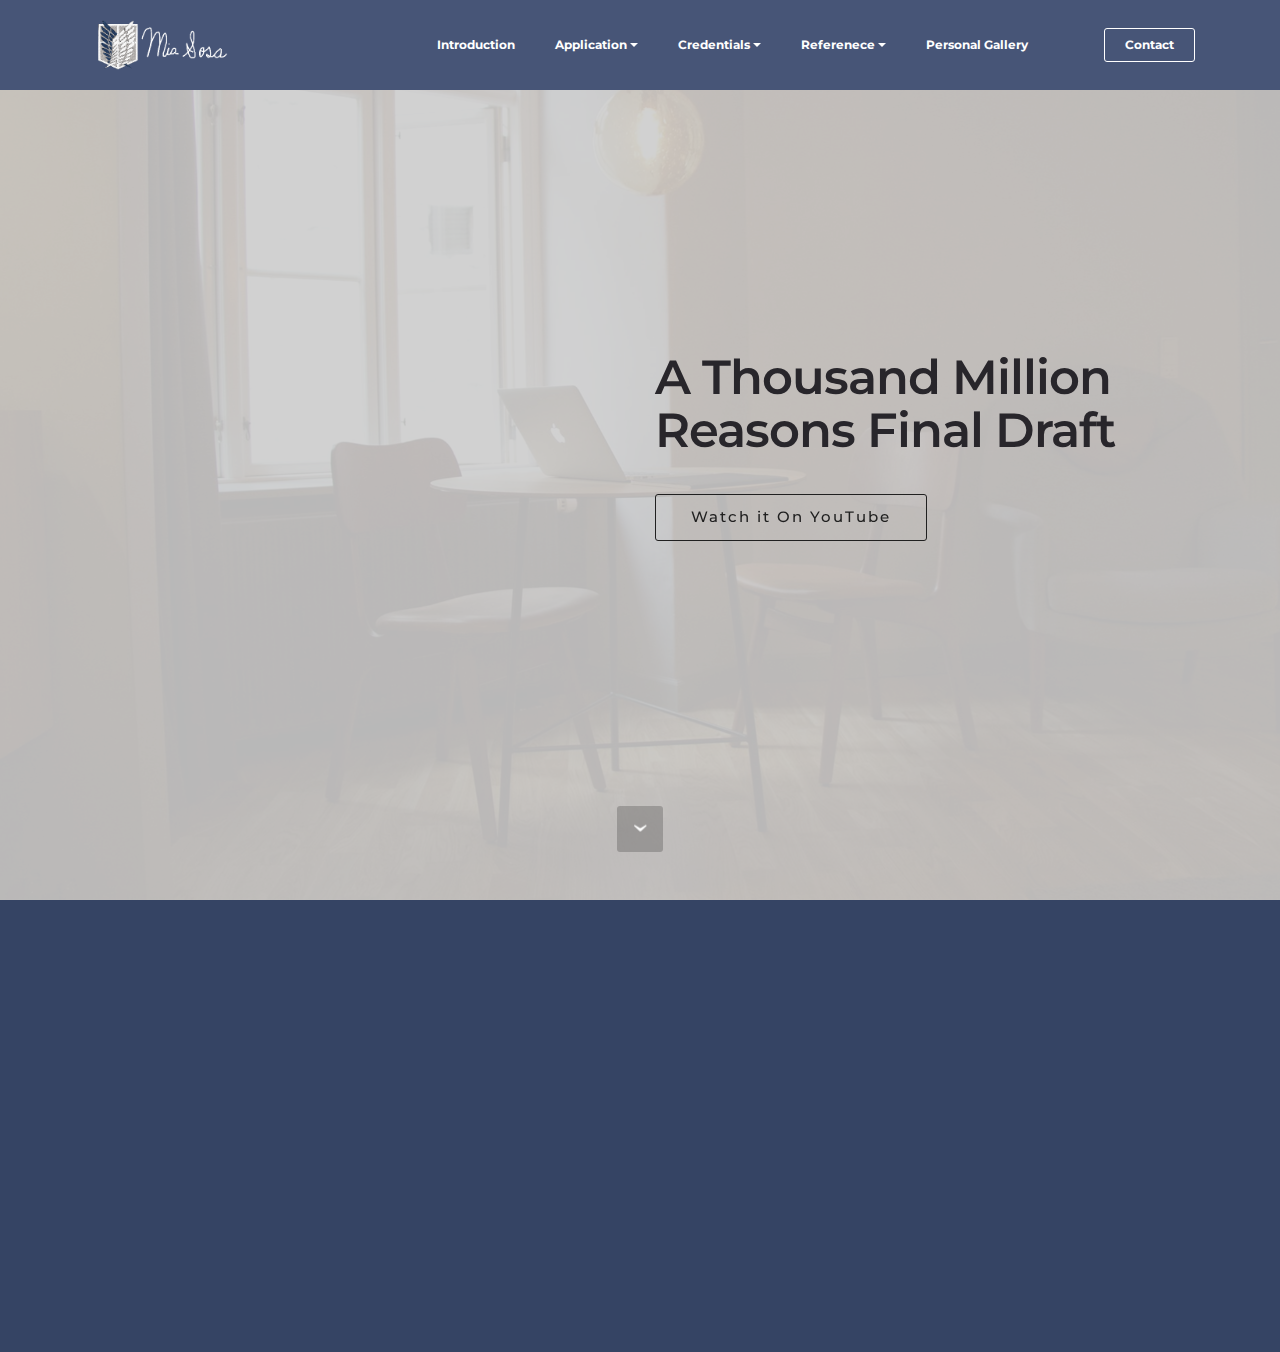
<file: page11.html>
<!DOCTYPE html>
<html>
<head>
  <!-- Site made with Mobirise Website Builder v3.10.7, https://mobirise.com -->
  <meta charset="UTF-8">
  <meta http-equiv="X-UA-Compatible" content="IE=edge">
  <meta name="generator" content="Mobirise v3.10.7, mobirise.com">
  <meta name="viewport" content="width=device-width, initial-scale=1">
  <link rel="shortcut icon" href="assets/images/logo-384x128.png" type="image/x-icon">
  <meta name="description" content="">
  
  <link rel="stylesheet" href="https://fonts.googleapis.com/css?family=Lora:400,700,400italic,700italic&amp;subset=latin">
  <link rel="stylesheet" href="https://fonts.googleapis.com/css?family=Montserrat:400,700">
  <link rel="stylesheet" href="https://fonts.googleapis.com/css?family=Raleway:100,100i,200,200i,300,300i,400,400i,500,500i,600,600i,700,700i,800,800i,900,900i">
  <link rel="stylesheet" href="assets/bootstrap-material-design-font/css/material.css">
  <link rel="stylesheet" href="assets/web/assets/mobirise-icons/mobirise-icons.css">
  <link rel="stylesheet" href="assets/et-line-font-plugin/style.css">
  <link rel="stylesheet" href="assets/tether/tether.min.css">
  <link rel="stylesheet" href="assets/bootstrap/css/bootstrap.min.css">
  <link rel="stylesheet" href="assets/dropdown/css/style.css">
  <link rel="stylesheet" href="assets/animate.css/animate.min.css">
  <link rel="stylesheet" href="assets/theme/css/style.css">
  <link rel="stylesheet" href="assets/mobirise/css/mbr-additional.css" type="text/css">
  
  
  
</head>
<body>
<section id="menu-2x">

    <nav class="navbar navbar-dropdown navbar-fixed-top">
        <div class="container">

            <div class="mbr-table">
                <div class="mbr-table-cell">

                    <div class="navbar-brand">
                        <a href="introduction.html" target="_blank" class="navbar-logo"><img src="assets/images/logo-384x128.png" alt="Mobirise"></a>
                        
                    </div>

                </div>
                <div class="mbr-table-cell">

                    <button class="navbar-toggler pull-xs-right hidden-md-up" type="button" data-toggle="collapse" data-target="#exCollapsingNavbar">
                        <div class="hamburger-icon"></div>
                    </button>

                    <ul class="nav-dropdown collapse pull-xs-right nav navbar-nav navbar-toggleable-sm" id="exCollapsingNavbar"><li class="nav-item"><a class="nav-link link" href="introduction.html">Introduction</a></li><li class="nav-item dropdown open"><a class="nav-link link dropdown-toggle" href="https://mobirise.com/" aria-expanded="true" data-toggle="dropdown-submenu">Application</a><div class="dropdown-menu"><a class="dropdown-item" href="Photoshop.html">Adobe Photoshop</a><div class="dropdown open"><a class="dropdown-item dropdown-toggle" href="Photoshop.html" data-toggle="dropdown-submenu" aria-expanded="true">Adobe Premiere</a><div class="dropdown-menu dropdown-submenu"><a class="dropdown-item" href="Imagine Dragons.html"><span class="mbri-arrow-next mbr-iconfont mbr-iconfont-btn"></span>Imagine Dragons Competition</a><a class="dropdown-item" href="A Thousand Million Reasons Rough Draft.html"><span class="mbri-arrow-next mbr-iconfont mbr-iconfont-btn"></span>A Thousand Million Reasons- Rough Draft</a><a class="dropdown-item" href="page11.html"><span class="mbri-arrow-next mbr-iconfont mbr-iconfont-btn"></span>&nbsp;A Thousand Million Reasons- Final Draft</a><a class="dropdown-item" href="page9.html"><span class="mbri-arrow-next mbr-iconfont mbr-iconfont-btn"></span>Multimedia Event Intro</a><a class="dropdown-item" href="page10.html"><span class="mbri-arrow-next mbr-iconfont mbr-iconfont-btn"></span>Multimedia Event- Two Video Transitions<br></a></div></div><a class="dropdown-item" href="#">Adobe Illustrator</a><div class="dropdown"><a class="dropdown-item dropdown-toggle" href="#" data-toggle="dropdown-submenu" aria-expanded="false">Office Suite</a><div class="dropdown-menu dropdown-submenu"><div class="dropdown"><a class="dropdown-item dropdown-toggle" href="#" data-toggle="dropdown-submenu" aria-expanded="false">Microsoft Word</a><div class="dropdown-menu dropdown-submenu"><a class="dropdown-item" href="miasosa.github.io/documents/Discuss IT Topic 6.pdf">DicussIT Topic 6</a></div></div><a class="dropdown-item" href="#">Microsoft Powerpoint</a></div></div><a class="dropdown-item" href="#" aria-expanded="false">123D</a></div></li><li class="nav-item dropdown"><a class="nav-link link dropdown-toggle" href="https://mobirise.com/" data-toggle="dropdown-submenu" aria-expanded="false">Credentials</a><div class="dropdown-menu"><a class="dropdown-item" href="#">Adobe Photoshop</a><a class="dropdown-item" href="#">Microsoft Word</a><a class="dropdown-item" href="#">Mobirise</a></div></li><li class="nav-item dropdown"><a class="nav-link link dropdown-toggle" href="https://mobirise.com/" aria-expanded="false" data-toggle="dropdown-submenu">Referenece</a><div class="dropdown-menu"><a class="dropdown-item" href="#">Mr. Pate</a><a class="dropdown-item" href="#">Teacher</a><a class="dropdown-item" href="#">Family Member</a><a class="dropdown-item" href="#">Community Member</a></div></li><li class="nav-item dropdown"><a class="nav-link link" href="Personal Gallery.html" aria-expanded="false">Personal Gallery</a></li><li class="nav-item"><a class="nav-link link" href="https://mobirise.com/" aria-expanded="false"></a></li><li class="nav-item nav-btn"><a class="nav-link btn btn-white btn-white-outline" href="contact.html">Contact</a></li></ul>
                    <button hidden="" class="navbar-toggler navbar-close" type="button" data-toggle="collapse" data-target="#exCollapsingNavbar">
                        <div class="close-icon"></div>
                    </button>

                </div>
            </div>

        </div>
    </nav>

</section>

<section class="engine"><a rel="external" href="https://mobirise.com">easy wysiwyg web design software</a></section><section class="mbr-section mbr-section-hero mbr-section-full header2 mbr-parallax-background mbr-after-navbar" id="header6-2z" style="background-image: url(assets/images/room-laptop.jpg);">

    <div class="mbr-overlay" style="opacity: 0.9; background-color: rgb(204, 204, 204);">
    </div>

    <div class="mbr-table mbr-table-full">
        <div class="mbr-table-cell">

            <div class="container">
                <div class="mbr-section row">
                    <div class="mbr-table-md-up">
                        
                        <div class="mbr-table-cell mbr-right-padding-md-up mbr-valign-top col-md-7 image-size" style="width: 50%;">
                            <div class="mbr-figure"><iframe class="mbr-embedded-video" src="https://www.youtube.com/embed/h-yD9m29MFw?rel=0&amp;amp;showinfo=0&amp;autoplay=1&amp;loop=0" width="1280" height="720" frameborder="0" allowfullscreen></iframe></div>
                        </div>
                        <div class="mbr-table-cell col-md-5 text-xs-center text-md-left content-size">

                            <h3 class="mbr-section-title display-2">A Thousand Million Reasons Final Draft</h3>

                            <div class="mbr-section-text lead">
                                <p></p>
                            </div>

                            <div class="mbr-section-btn"><a class="btn btn-lg btn-black-outline btn-black" href="https://youtu.be/h-yD9m29MFw">Watch it On YouTube</a></div>

                        </div>

                        
                        

                    </div>
                </div>
            </div>

        </div>
    </div>

    <div class="mbr-arrow mbr-arrow-floating hidden-sm-down" aria-hidden="true"><a href="#contacts3-2y"><i class="mbr-arrow-icon"></i></a></div>

</section>

<section class="mbr-footer mbr-section mbr-section-md-padding" id="contacts3-2y" style="background-color: rgb(53, 68, 100); padding-top: 120px; padding-bottom: 30px;">


    <div class="row">
    
            <div class="mbr-company col-xs-12 col-md-6 col-lg-3">

                <div class="mbr-company card">
                    <div><img src="assets/images/wings-of-freedom-265x337.png" class="card-img-top"></div>
                    <div class="card-block">
                        <p class="card-text"></p>
                    </div>
                    <ul class="list-group list-group-flush">
                        <li class="list-group-item">
                            <span class="list-group-icon"><span class="etl-icon icon-phone mbr-iconfont-company-contacts3"></span></span>
                            <span class="list-group-text">305-202-4850</span>
                        </li>
                        <li class="list-group-item">
                            <span class="list-group-icon"><span class="etl-icon icon-map-pin mbr-iconfont-company-contacts3"></span></span>
                            <span class="list-group-text">3133 SW 152nd Ct.</span>
                        </li>
                        <li class="list-group-item active">
                            <span class="list-group-icon"><span class="etl-icon icon-envelope mbr-iconfont-company-contacts3"></span></span>
                            <span class="list-group-text">msosa@miamiartsstudio.com</span>
                        </li>
                    </ul>
                </div>

            </div>
            <div class="mbr-footer-content col-xs-12 col-md-6 col-lg-3">
                <h4>Categories</h4>
                <ul><li><a href="introduction.html">Introduction</a></li><li>Application</li><li>Credentials</li><li>Reference</li></ul>
            </div>
            <div class="mbr-footer-content col-xs-12 col-md-6 col-lg-3">
                <p><strong>Contacts</strong><br>Email: msosa@miamiartstudio.com<br>Phone: 305-202-4850<br><br><br><strong>Address</strong><br>3133 SW 152nd Ct.<br>Miami, FL 33185</p>
            </div>
            <div class="col-xs-12 col-md-6 col-lg-3" data-form-type="formoid">

                <div data-form-alert="true">
                    <div hidden="" data-form-alert-success="true">Thanks for filling out form!</div>
                </div>

                <form action="https://mobirise.com/" method="post" data-form-title="MESSAGE">

                    <input type="hidden" value="C1vQ8v3MeWmIqBzIVf+/McYS8pkMYRGcXpGPD2r9KjQ4M0C3KVIDx3WMaaJxw1SxRA8XA4dpC2EZzPcj72PkLjKHmxSzOT3kpOTFFcTpWo8f1dHE0fYE20So+Kcc8o7+" data-form-email="true">

                    

                    <div class="form-group">
                        <label class="form-control-label" for="contacts3-2y-email">Email<span class="form-asterisk">*</span></label>
                        <input type="email" class="form-control input-sm input-inverse" name="email" required="" data-form-field="Email" id="contacts3-2y-email">
                    </div>

                    

                    <div class="form-group">
                        <label class="form-control-label" for="contacts3-2y-message">Message</label>
                        <textarea class="form-control input-sm input-inverse" name="message" data-form-field="Message" rows="5" id="contacts3-2y-message"></textarea>
                    </div>

                    <div><button type="submit" class="btn btn-sm btn-black">Contact us</button></div>

                </form>

            </div>
        </div>
</section>


  <script src="assets/web/assets/jquery/jquery.min.js"></script>
  <script src="assets/tether/tether.min.js"></script>
  <script src="assets/bootstrap/js/bootstrap.min.js"></script>
  <script src="assets/smooth-scroll/SmoothScroll.js"></script>
  <script src="assets/dropdown/js/script.min.js"></script>
  <script src="assets/touchSwipe/jquery.touchSwipe.min.js"></script>
  <script src="assets/jarallax/jarallax.js"></script>
  <script src="assets/viewportChecker/jquery.viewportchecker.js"></script>
  <script src="assets/theme/js/script.js"></script>
  <script src="assets/formoid/formoid.min.js"></script>
  
  
  <input name="animation" type="hidden">
  </body>
</html>
</file>
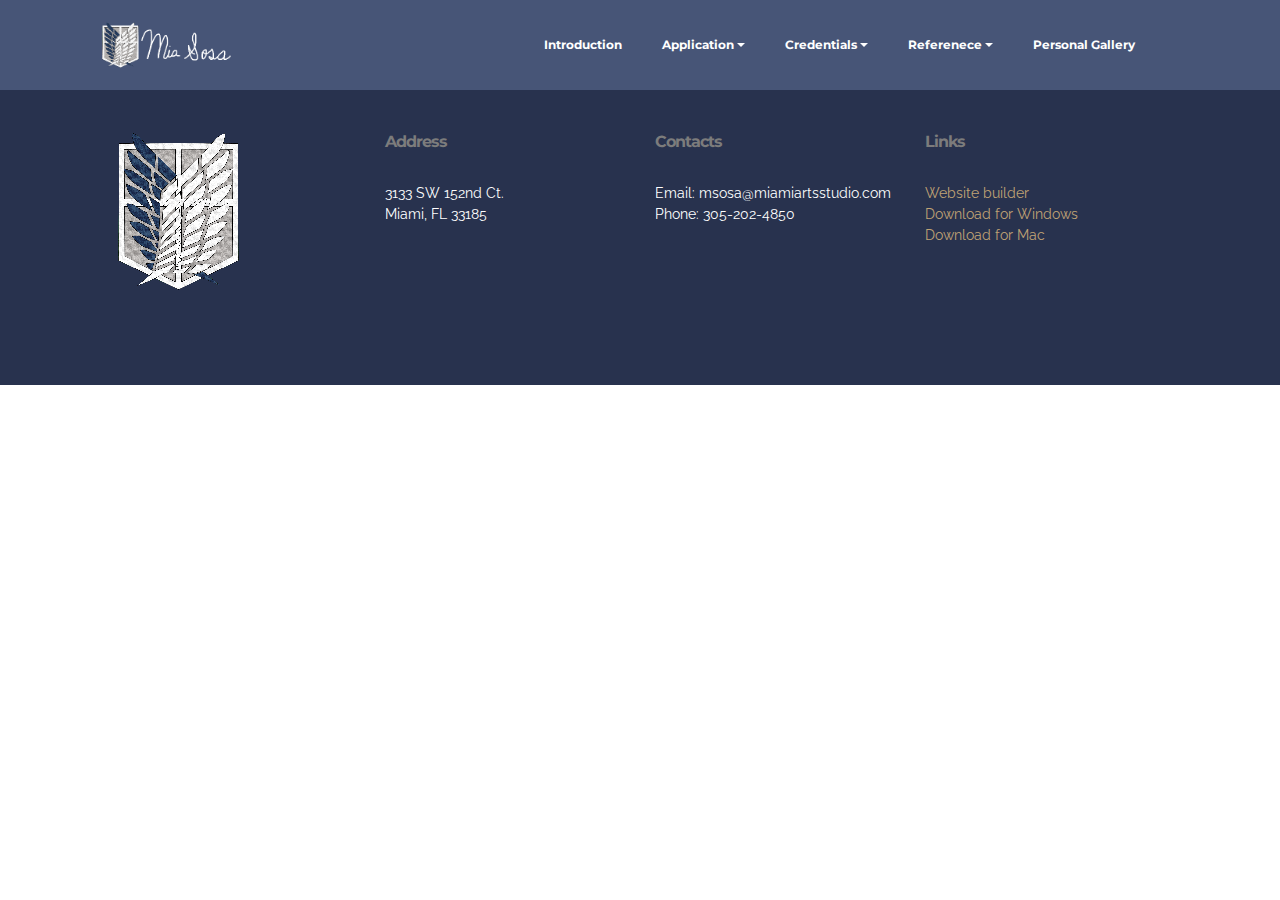
<file: page5.html>
<!DOCTYPE html>
<html>
<head>
  <!-- Site made with Mobirise Website Builder v3.10.7, https://mobirise.com -->
  <meta charset="UTF-8">
  <meta http-equiv="X-UA-Compatible" content="IE=edge">
  <meta name="generator" content="Mobirise v3.10.7, mobirise.com">
  <meta name="viewport" content="width=device-width, initial-scale=1">
  <link rel="shortcut icon" href="assets/images/logo-384x128.png" type="image/x-icon">
  <meta name="description" content="">
  <title>Mia Sosa</title>
  <link rel="stylesheet" href="https://fonts.googleapis.com/css?family=Lora:400,700,400italic,700italic&amp;subset=latin">
  <link rel="stylesheet" href="https://fonts.googleapis.com/css?family=Montserrat:400,700">
  <link rel="stylesheet" href="https://fonts.googleapis.com/css?family=Raleway:100,100i,200,200i,300,300i,400,400i,500,500i,600,600i,700,700i,800,800i,900,900i">
  <link rel="stylesheet" href="assets/bootstrap-material-design-font/css/material.css">
  <link rel="stylesheet" href="assets/tether/tether.min.css">
  <link rel="stylesheet" href="assets/bootstrap/css/bootstrap.min.css">
  <link rel="stylesheet" href="assets/dropdown/css/style.css">
  <link rel="stylesheet" href="assets/animate.css/animate.min.css">
  <link rel="stylesheet" href="assets/theme/css/style.css">
  <link rel="stylesheet" href="assets/mobirise/css/mbr-additional.css" type="text/css">
  
  
  
</head>
<body>
<section id="menu-1f">

    <nav class="navbar navbar-dropdown navbar-fixed-top">
        <div class="container">

            <div class="mbr-table">
                <div class="mbr-table-cell">

                    <div class="navbar-brand">
                        <a href="https://mobirise.com" class="navbar-logo"><img src="assets/images/logo-5-384x128.png" alt="Mobirise"></a>
                        
                    </div>

                </div>
                <div class="mbr-table-cell">

                    <button class="navbar-toggler pull-xs-right hidden-md-up" type="button" data-toggle="collapse" data-target="#exCollapsingNavbar">
                        <div class="hamburger-icon"></div>
                    </button>

                    <ul class="nav-dropdown collapse pull-xs-right nav navbar-nav navbar-toggleable-sm" id="exCollapsingNavbar"><li class="nav-item"><a class="nav-link link" href="introduction.html">Introduction</a></li><li class="nav-item dropdown"><a class="nav-link link dropdown-toggle" href="https://mobirise.com/" aria-expanded="false" data-toggle="dropdown-submenu">Application</a><div class="dropdown-menu"><a class="dropdown-item" href="Photoshop.html">Adobe Photoshop</a><a class="dropdown-item" href="#">Adobe Illustrator</a><div class="dropdown"><a class="dropdown-item dropdown-toggle" href="#" data-toggle="dropdown-submenu" aria-expanded="false">Office Suite</a><div class="dropdown-menu dropdown-submenu"><div class="dropdown"><a class="dropdown-item dropdown-toggle" href="#" data-toggle="dropdown-submenu" aria-expanded="false">Microsoft Word</a><div class="dropdown-menu dropdown-submenu"><a class="dropdown-item" href="miasosa.github.io/documents/Discuss IT Topic 6.pdf">DicussIT Topic 6</a></div></div><a class="dropdown-item" href="#">Microsoft Powerpoint</a></div></div><a class="dropdown-item" href="#" aria-expanded="false">123D</a></div></li><li class="nav-item dropdown"><a class="nav-link link dropdown-toggle" href="https://mobirise.com/" data-toggle="dropdown-submenu" aria-expanded="false">Credentials</a><div class="dropdown-menu"><a class="dropdown-item" href="#">Adobe Photoshop</a><a class="dropdown-item" href="#">Microsoft Word</a><a class="dropdown-item" href="#">Mobirise</a></div></li><li class="nav-item dropdown"><a class="nav-link link dropdown-toggle" href="https://mobirise.com/" aria-expanded="false" data-toggle="dropdown-submenu">Referenece</a><div class="dropdown-menu"><a class="dropdown-item" href="#">Mr. Pate</a><a class="dropdown-item" href="#">Teacher</a><a class="dropdown-item" href="#">Family Member</a><a class="dropdown-item" href="#">Community Member</a></div></li><li class="nav-item dropdown open"><a class="nav-link link" href="https://mobirise.com/" aria-expanded="true">Personal Gallery</a></li><li class="nav-item"><a class="nav-link link" href="https://mobirise.com/" aria-expanded="true"></a></li></ul>
                    <button hidden="" class="navbar-toggler navbar-close" type="button" data-toggle="collapse" data-target="#exCollapsingNavbar">
                        <div class="close-icon"></div>
                    </button>

                </div>
            </div>

        </div>
    </nav>

</section>

<section class="engine"><a rel="external" href="https://mobirise.com">bootstrap web development software</a></section><section class="mbr-section mbr-section__container article mbr-after-navbar" id="header3-1k" style="background-color: rgb(71, 85, 119); padding-top: 0px; padding-bottom: 20px;">
    <div class="container">
        <div class="row">
            <div class="col-xs-12">
                <h3 class="mbr-section-title display-2"></h3>
                
            </div>
        </div>
    </div>
</section>

<section class="mbr-section mbr-section__container article" id="header3-1l" style="background-color: rgb(71, 85, 119); padding-top: 0px; padding-bottom: 20px;">
    <div class="container">
        <div class="row">
            <div class="col-xs-12">
                <h3 class="mbr-section-title display-2"></h3>
                
            </div>
        </div>
    </div>
</section>

<section class="mbr-section mbr-section-md-padding mbr-footer footer1" id="contacts1-1g" style="background-color: rgb(40, 50, 78); padding-top: 90px; padding-bottom: 90px;">
    
    <div class="container">
        <div class="row">
            <div class="mbr-footer-content col-xs-12 col-md-3">
                <div><img src="assets/images/wings-of-freedom-128x163.png"></div>
            </div>
            <div class="mbr-footer-content col-xs-12 col-md-3">
                <p><strong>Address</strong><br>3133 SW 152nd Ct.<br>Miami, FL 33185</p>
            </div>
            <div class="mbr-footer-content col-xs-12 col-md-3">
                <p><strong>Contacts</strong><br>
Email: msosa@miamiartsstudio.com<br>
Phone: 305-202-4850<br><br></p>
            </div>
            <div class="mbr-footer-content col-xs-12 col-md-3">
                <p><strong>Links</strong><br>
<a class="text-primary" href="https://mobirise.com/">Website builder</a><br>
<a class="text-primary" href="https://mobirise.com/mobirise-free-win.zip">Download for Windows</a><br>
<a class="text-primary" href="https://mobirise.com/mobirise-free-mac.zip">Download for Mac</a></p>
            </div>

        </div>
    </div>
</section>


  <script src="assets/web/assets/jquery/jquery.min.js"></script>
  <script src="assets/tether/tether.min.js"></script>
  <script src="assets/bootstrap/js/bootstrap.min.js"></script>
  <script src="assets/smooth-scroll/SmoothScroll.js"></script>
  <script src="assets/dropdown/js/script.min.js"></script>
  <script src="assets/touchSwipe/jquery.touchSwipe.min.js"></script>
  <script src="assets/viewportChecker/jquery.viewportchecker.js"></script>
  <script src="assets/theme/js/script.js"></script>
  
  
  <input name="animation" type="hidden">
  </body>
</html>
</file>
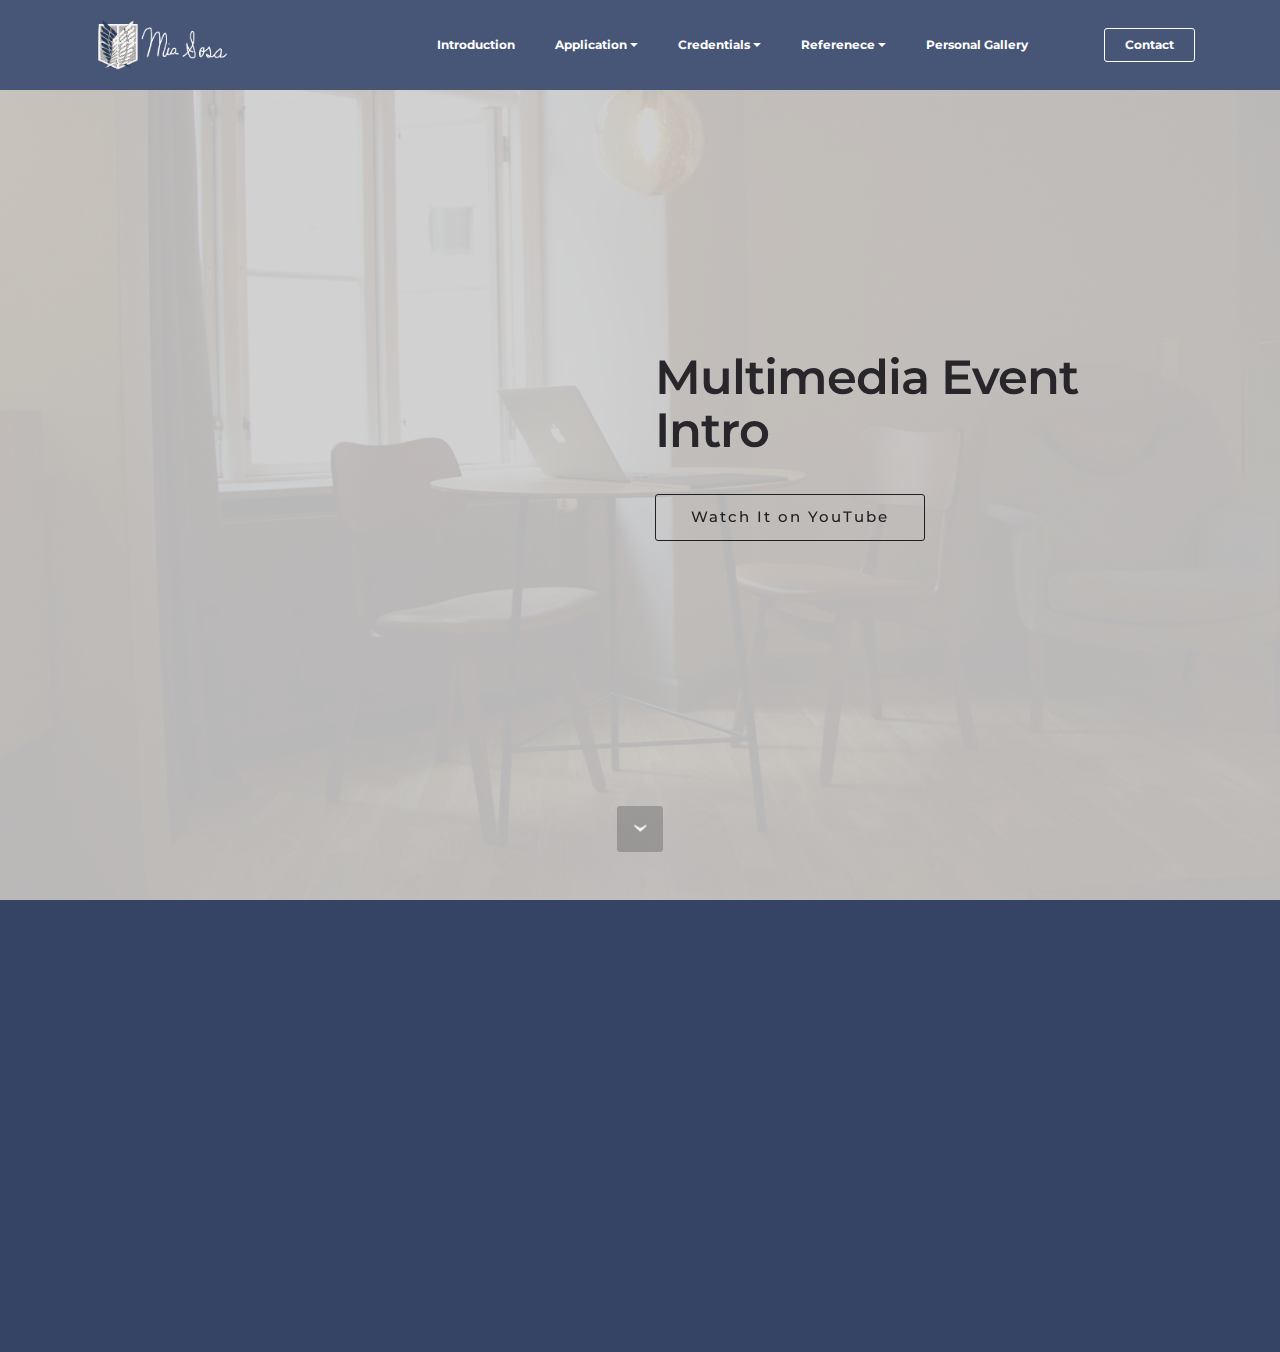
<file: page9.html>
<!DOCTYPE html>
<html>
<head>
  <!-- Site made with Mobirise Website Builder v3.10.7, https://mobirise.com -->
  <meta charset="UTF-8">
  <meta http-equiv="X-UA-Compatible" content="IE=edge">
  <meta name="generator" content="Mobirise v3.10.7, mobirise.com">
  <meta name="viewport" content="width=device-width, initial-scale=1">
  <link rel="shortcut icon" href="assets/images/logo-384x128.png" type="image/x-icon">
  <meta name="description" content="">
  
  <link rel="stylesheet" href="https://fonts.googleapis.com/css?family=Lora:400,700,400italic,700italic&amp;subset=latin">
  <link rel="stylesheet" href="https://fonts.googleapis.com/css?family=Montserrat:400,700">
  <link rel="stylesheet" href="https://fonts.googleapis.com/css?family=Raleway:100,100i,200,200i,300,300i,400,400i,500,500i,600,600i,700,700i,800,800i,900,900i">
  <link rel="stylesheet" href="assets/bootstrap-material-design-font/css/material.css">
  <link rel="stylesheet" href="assets/web/assets/mobirise-icons/mobirise-icons.css">
  <link rel="stylesheet" href="assets/et-line-font-plugin/style.css">
  <link rel="stylesheet" href="assets/tether/tether.min.css">
  <link rel="stylesheet" href="assets/bootstrap/css/bootstrap.min.css">
  <link rel="stylesheet" href="assets/dropdown/css/style.css">
  <link rel="stylesheet" href="assets/animate.css/animate.min.css">
  <link rel="stylesheet" href="assets/theme/css/style.css">
  <link rel="stylesheet" href="assets/mobirise/css/mbr-additional.css" type="text/css">
  
  
  
</head>
<body>
<section id="menu-2r">

    <nav class="navbar navbar-dropdown navbar-fixed-top">
        <div class="container">

            <div class="mbr-table">
                <div class="mbr-table-cell">

                    <div class="navbar-brand">
                        <a href="introduction.html" target="_blank" class="navbar-logo"><img src="assets/images/logo-384x128.png" alt="Mobirise"></a>
                        
                    </div>

                </div>
                <div class="mbr-table-cell">

                    <button class="navbar-toggler pull-xs-right hidden-md-up" type="button" data-toggle="collapse" data-target="#exCollapsingNavbar">
                        <div class="hamburger-icon"></div>
                    </button>

                    <ul class="nav-dropdown collapse pull-xs-right nav navbar-nav navbar-toggleable-sm" id="exCollapsingNavbar"><li class="nav-item"><a class="nav-link link" href="introduction.html">Introduction</a></li><li class="nav-item dropdown open"><a class="nav-link link dropdown-toggle" href="https://mobirise.com/" aria-expanded="true" data-toggle="dropdown-submenu">Application</a><div class="dropdown-menu"><a class="dropdown-item" href="Photoshop.html">Adobe Photoshop</a><div class="dropdown open"><a class="dropdown-item dropdown-toggle" href="Photoshop.html" data-toggle="dropdown-submenu" aria-expanded="true">Adobe Premiere</a><div class="dropdown-menu dropdown-submenu"><a class="dropdown-item" href="Imagine Dragons.html"><span class="mbri-arrow-next mbr-iconfont mbr-iconfont-btn"></span>Imagine Dragons Competition</a><a class="dropdown-item" href="A Thousand Million Reasons Rough Draft.html"><span class="mbri-arrow-next mbr-iconfont mbr-iconfont-btn"></span>A Thousand Million Reasons- Rough Draft</a><a class="dropdown-item" href="page11.html"><span class="mbri-arrow-next mbr-iconfont mbr-iconfont-btn"></span>&nbsp;A Thousand Million Reasons- Final Draft</a><a class="dropdown-item" href="page9.html"><span class="mbri-arrow-next mbr-iconfont mbr-iconfont-btn"></span>Multimedia Event Intro</a><a class="dropdown-item" href="page10.html"><span class="mbri-arrow-next mbr-iconfont mbr-iconfont-btn"></span>Multimedia Event- Two Video Transitions<br></a></div></div><a class="dropdown-item" href="#">Adobe Illustrator</a><div class="dropdown"><a class="dropdown-item dropdown-toggle" href="#" data-toggle="dropdown-submenu" aria-expanded="false">Office Suite</a><div class="dropdown-menu dropdown-submenu"><div class="dropdown"><a class="dropdown-item dropdown-toggle" href="#" data-toggle="dropdown-submenu" aria-expanded="false">Microsoft Word</a><div class="dropdown-menu dropdown-submenu"><a class="dropdown-item" href="miasosa.github.io/documents/Discuss IT Topic 6.pdf">DicussIT Topic 6</a></div></div><a class="dropdown-item" href="#">Microsoft Powerpoint</a></div></div><a class="dropdown-item" href="#" aria-expanded="false">123D</a></div></li><li class="nav-item dropdown"><a class="nav-link link dropdown-toggle" href="https://mobirise.com/" data-toggle="dropdown-submenu" aria-expanded="false">Credentials</a><div class="dropdown-menu"><a class="dropdown-item" href="#">Adobe Photoshop</a><a class="dropdown-item" href="#">Microsoft Word</a><a class="dropdown-item" href="#">Mobirise</a></div></li><li class="nav-item dropdown"><a class="nav-link link dropdown-toggle" href="https://mobirise.com/" aria-expanded="false" data-toggle="dropdown-submenu">Referenece</a><div class="dropdown-menu"><a class="dropdown-item" href="#">Mr. Pate</a><a class="dropdown-item" href="#">Teacher</a><a class="dropdown-item" href="#">Family Member</a><a class="dropdown-item" href="#">Community Member</a></div></li><li class="nav-item dropdown"><a class="nav-link link" href="Personal Gallery.html" aria-expanded="false">Personal Gallery</a></li><li class="nav-item"><a class="nav-link link" href="https://mobirise.com/" aria-expanded="false"></a></li><li class="nav-item nav-btn"><a class="nav-link btn btn-white btn-white-outline" href="contact.html">Contact</a></li></ul>
                    <button hidden="" class="navbar-toggler navbar-close" type="button" data-toggle="collapse" data-target="#exCollapsingNavbar">
                        <div class="close-icon"></div>
                    </button>

                </div>
            </div>

        </div>
    </nav>

</section>

<section class="engine"><a rel="external" href="https://mobirise.com">free mobile website development</a></section><section class="mbr-section mbr-section-hero mbr-section-full header2 mbr-parallax-background mbr-after-navbar" id="header6-2t" style="background-image: url(assets/images/room-laptop.jpg);">

    <div class="mbr-overlay" style="opacity: 0.9; background-color: rgb(204, 204, 204);">
    </div>

    <div class="mbr-table mbr-table-full">
        <div class="mbr-table-cell">

            <div class="container">
                <div class="mbr-section row">
                    <div class="mbr-table-md-up">
                        
                        <div class="mbr-table-cell mbr-right-padding-md-up mbr-valign-top col-md-7 image-size" style="width: 50%;">
                            <div class="mbr-figure"><iframe class="mbr-embedded-video" src="https://www.youtube.com/embed/tQiUtyXXgkc?rel=0&amp;amp;showinfo=0&amp;autoplay=1&amp;loop=0" width="1280" height="720" frameborder="0" allowfullscreen></iframe></div>
                        </div>
                        <div class="mbr-table-cell col-md-5 text-xs-center text-md-left content-size">

                            <h3 class="mbr-section-title display-2">Multimedia Event Intro</h3>

                            <div class="mbr-section-text lead">
                                <p></p>
                            </div>

                            <div class="mbr-section-btn"><a class="btn btn-lg btn-black-outline btn-black" href="https://youtu.be/tQiUtyXXgkc">Watch It on YouTube</a></div>

                        </div>

                        
                        

                    </div>
                </div>
            </div>

        </div>
    </div>

    <div class="mbr-arrow mbr-arrow-floating hidden-sm-down" aria-hidden="true"><a href="#contacts3-2s"><i class="mbr-arrow-icon"></i></a></div>

</section>

<section class="mbr-footer mbr-section mbr-section-md-padding" id="contacts3-2s" style="background-color: rgb(53, 68, 100); padding-top: 120px; padding-bottom: 30px;">


    <div class="row">
    
            <div class="mbr-company col-xs-12 col-md-6 col-lg-3">

                <div class="mbr-company card">
                    <div><img src="assets/images/wings-of-freedom-265x337.png" class="card-img-top"></div>
                    <div class="card-block">
                        <p class="card-text"></p>
                    </div>
                    <ul class="list-group list-group-flush">
                        <li class="list-group-item">
                            <span class="list-group-icon"><span class="etl-icon icon-phone mbr-iconfont-company-contacts3"></span></span>
                            <span class="list-group-text">305-202-4850</span>
                        </li>
                        <li class="list-group-item">
                            <span class="list-group-icon"><span class="etl-icon icon-map-pin mbr-iconfont-company-contacts3"></span></span>
                            <span class="list-group-text">3133 SW 152nd Ct.</span>
                        </li>
                        <li class="list-group-item active">
                            <span class="list-group-icon"><span class="etl-icon icon-envelope mbr-iconfont-company-contacts3"></span></span>
                            <span class="list-group-text">msosa@miamiartsstudio.com</span>
                        </li>
                    </ul>
                </div>

            </div>
            <div class="mbr-footer-content col-xs-12 col-md-6 col-lg-3">
                <h4>Categories</h4>
                <ul><li><a href="introduction.html">Introduction</a></li><li>Application</li><li>Credentials</li><li>Reference</li></ul>
            </div>
            <div class="mbr-footer-content col-xs-12 col-md-6 col-lg-3">
                <p><strong>Contacts</strong><br>Email: msosa@miamiartstudio.com<br>Phone: 305-202-4850<br><br><br><strong>Address</strong><br>3133 SW 152nd Ct.<br>Miami, FL 33185</p>
            </div>
            <div class="col-xs-12 col-md-6 col-lg-3" data-form-type="formoid">

                <div data-form-alert="true">
                    <div hidden="" data-form-alert-success="true">Thanks for filling out form!</div>
                </div>

                <form action="https://mobirise.com/" method="post" data-form-title="MESSAGE">

                    <input type="hidden" value="EW3KbMTGvZOJR8KNz4ey7qqg5z7gB5tw/Wiwj7RfJFv5Nt6MNbIRgXDJ2/+j4AuFhE4CVyzGU514ijPJ9GycGAkaHAuVh2C9GExEzuqNIKLtQ4/PyXhARnG4Po1EeK7R" data-form-email="true">

                    

                    <div class="form-group">
                        <label class="form-control-label" for="contacts3-2s-email">Email<span class="form-asterisk">*</span></label>
                        <input type="email" class="form-control input-sm input-inverse" name="email" required="" data-form-field="Email" id="contacts3-2s-email">
                    </div>

                    

                    <div class="form-group">
                        <label class="form-control-label" for="contacts3-2s-message">Message</label>
                        <textarea class="form-control input-sm input-inverse" name="message" data-form-field="Message" rows="5" id="contacts3-2s-message"></textarea>
                    </div>

                    <div><button type="submit" class="btn btn-sm btn-black">Contact us</button></div>

                </form>

            </div>
        </div>
</section>


  <script src="assets/web/assets/jquery/jquery.min.js"></script>
  <script src="assets/tether/tether.min.js"></script>
  <script src="assets/bootstrap/js/bootstrap.min.js"></script>
  <script src="assets/smooth-scroll/SmoothScroll.js"></script>
  <script src="assets/dropdown/js/script.min.js"></script>
  <script src="assets/touchSwipe/jquery.touchSwipe.min.js"></script>
  <script src="assets/jarallax/jarallax.js"></script>
  <script src="assets/viewportChecker/jquery.viewportchecker.js"></script>
  <script src="assets/theme/js/script.js"></script>
  <script src="assets/formoid/formoid.min.js"></script>
  
  
  <input name="animation" type="hidden">
  </body>
</html>
</file>
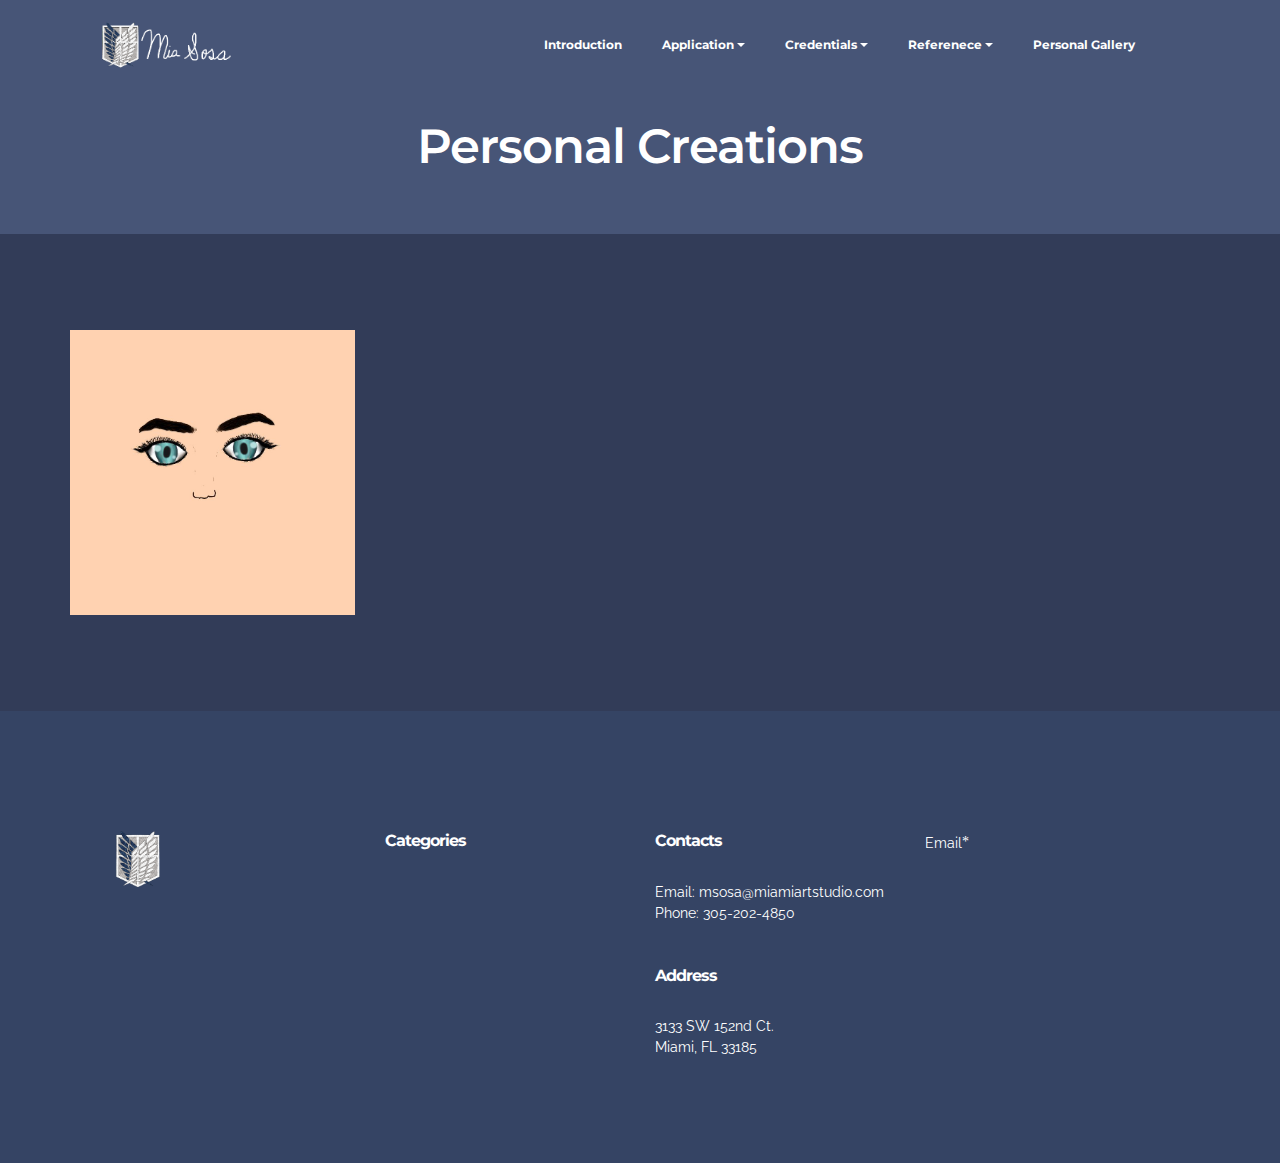
<file: Personal Gallery.html>
<!DOCTYPE html>
<html>
<head>
  <!-- Site made with Mobirise Website Builder v3.10.7, https://mobirise.com -->
  <meta charset="UTF-8">
  <meta http-equiv="X-UA-Compatible" content="IE=edge">
  <meta name="generator" content="Mobirise v3.10.7, mobirise.com">
  <meta name="viewport" content="width=device-width, initial-scale=1">
  <link rel="shortcut icon" href="assets/images/logo-384x128.png" type="image/x-icon">
  <meta name="description" content="">
  <title>Mia Sosa</title>
  <link rel="stylesheet" href="https://fonts.googleapis.com/css?family=Lora:400,700,400italic,700italic&amp;subset=latin">
  <link rel="stylesheet" href="https://fonts.googleapis.com/css?family=Montserrat:400,700">
  <link rel="stylesheet" href="https://fonts.googleapis.com/css?family=Raleway:100,100i,200,200i,300,300i,400,400i,500,500i,600,600i,700,700i,800,800i,900,900i">
  <link rel="stylesheet" href="assets/bootstrap-material-design-font/css/material.css">
  <link rel="stylesheet" href="assets/et-line-font-plugin/style.css">
  <link rel="stylesheet" href="assets/web/assets/mobirise-icons/mobirise-icons.css">
  <link rel="stylesheet" href="assets/tether/tether.min.css">
  <link rel="stylesheet" href="assets/bootstrap/css/bootstrap.min.css">
  <link rel="stylesheet" href="assets/dropdown/css/style.css">
  <link rel="stylesheet" href="assets/animate.css/animate.min.css">
  <link rel="stylesheet" href="assets/theme/css/style.css">
  <link rel="stylesheet" href="assets/mobirise-gallery/style.css">
  <link rel="stylesheet" href="assets/mobirise/css/mbr-additional.css" type="text/css">
  
  
  
</head>
<body>
<section id="menu-1f">

    <nav class="navbar navbar-dropdown navbar-fixed-top">
        <div class="container">

            <div class="mbr-table">
                <div class="mbr-table-cell">

                    <div class="navbar-brand">
                        <a href="https://mobirise.com" class="navbar-logo"><img src="assets/images/logo-5-384x128.png" alt="Mobirise"></a>
                        
                    </div>

                </div>
                <div class="mbr-table-cell">

                    <button class="navbar-toggler pull-xs-right hidden-md-up" type="button" data-toggle="collapse" data-target="#exCollapsingNavbar">
                        <div class="hamburger-icon"></div>
                    </button>

                    <ul class="nav-dropdown collapse pull-xs-right nav navbar-nav navbar-toggleable-sm" id="exCollapsingNavbar"><li class="nav-item"><a class="nav-link link" href="introduction.html">Introduction</a></li><li class="nav-item dropdown open"><a class="nav-link link dropdown-toggle" href="https://mobirise.com/" aria-expanded="true" data-toggle="dropdown-submenu">Application</a><div class="dropdown-menu"><a class="dropdown-item" href="Photoshop.html">Adobe Photoshop</a><div class="dropdown open"><a class="dropdown-item dropdown-toggle" href="Photoshop.html" data-toggle="dropdown-submenu" aria-expanded="true">Adobe Premiere</a><div class="dropdown-menu dropdown-submenu"><a class="dropdown-item" href="Imagine Dragons.html"><span class="mbri-arrow-next mbr-iconfont mbr-iconfont-btn"></span>Imagine Dragons Competition</a><a class="dropdown-item" href="A Thousand Million Reasons Rough Draft.html"><span class="mbri-arrow-next mbr-iconfont mbr-iconfont-btn"></span>A Thousand Million Reasons- Rough Draft</a><a class="dropdown-item" href="page11.html"><span class="mbri-arrow-next mbr-iconfont mbr-iconfont-btn"></span>&nbsp;A Thousand Million Reasons- Final Draft</a><a class="dropdown-item" href="page9.html"><span class="mbri-arrow-next mbr-iconfont mbr-iconfont-btn"></span>Multimedia Event Intro</a><a class="dropdown-item" href="page10.html"><span class="mbri-arrow-next mbr-iconfont mbr-iconfont-btn"></span>Multimedia Event- Two Video Transitions<br></a></div></div><a class="dropdown-item" href="#">Adobe Illustrator</a><div class="dropdown"><a class="dropdown-item dropdown-toggle" href="#" data-toggle="dropdown-submenu" aria-expanded="false">Office Suite</a><div class="dropdown-menu dropdown-submenu"><div class="dropdown"><a class="dropdown-item dropdown-toggle" href="#" data-toggle="dropdown-submenu" aria-expanded="false">Microsoft Word</a><div class="dropdown-menu dropdown-submenu"><a class="dropdown-item" href="miasosa.github.io/documents/Discuss IT Topic 6.pdf">DicussIT Topic 6</a></div></div><a class="dropdown-item" href="#">Microsoft Powerpoint</a></div></div><a class="dropdown-item" href="#" aria-expanded="false">123D</a></div></li><li class="nav-item dropdown"><a class="nav-link link dropdown-toggle" href="https://mobirise.com/" data-toggle="dropdown-submenu" aria-expanded="false">Credentials</a><div class="dropdown-menu"><a class="dropdown-item" href="#">Adobe Photoshop</a><a class="dropdown-item" href="#">Microsoft Word</a><a class="dropdown-item" href="#">Mobirise</a></div></li><li class="nav-item dropdown"><a class="nav-link link dropdown-toggle" href="https://mobirise.com/" aria-expanded="false" data-toggle="dropdown-submenu">Referenece</a><div class="dropdown-menu"><a class="dropdown-item" href="#">Mr. Pate</a><a class="dropdown-item" href="#">Teacher</a><a class="dropdown-item" href="#">Family Member</a><a class="dropdown-item" href="#">Community Member</a></div></li><li class="nav-item dropdown"><a class="nav-link link" href="Personal Gallery.html" aria-expanded="false">Personal Gallery</a></li><li class="nav-item"><a class="nav-link link" href="https://mobirise.com/" aria-expanded="false"></a></li></ul>
                    <button hidden="" class="navbar-toggler navbar-close" type="button" data-toggle="collapse" data-target="#exCollapsingNavbar">
                        <div class="close-icon"></div>
                    </button>

                </div>
            </div>

        </div>
    </nav>

</section>

<section class="engine"><a rel="external" href="https://mobirise.com">drag and drop web page development software</a></section><section class="mbr-section mbr-section__container article mbr-after-navbar" id="header3-1p" style="background-color: rgb(71, 85, 119); padding-top: 120px; padding-bottom: 40px;">
    <div class="container">
        <div class="row">
            <div class="col-xs-12">
                <h3 class="mbr-section-title display-2">Personal Creations</h3>
                
            </div>
        </div>
    </div>
</section>

<section class="mbr-section mbr-section__container article" id="header3-1l" style="background-color: rgb(71, 85, 119); padding-top: 0px; padding-bottom: 20px;">
    <div class="container">
        <div class="row">
            <div class="col-xs-12">
                <h3 class="mbr-section-title display-2"></h3>
                
            </div>
        </div>
    </div>
</section>

<section class="mbr-gallery mbr-section mbr-section-nopadding mbr-slider-carousel" id="gallery2-2q" data-filter="false" style="background-color: rgb(50, 60, 88); padding-top: 6rem; padding-bottom: 6rem;">
    <!-- Filter -->
    

    <!-- Gallery -->
    <div class="mbr-gallery-row container">
        <div class=" mbr-gallery-layout-default">
            <div>
                <div>
                    <div class="mbr-gallery-item mbr-gallery-item__mobirise3 mbr-gallery-item--p0" data-tags="Responsive" data-video-url="false">
                        <div href="#lb-gallery2-2q" data-slide-to="0" data-toggle="modal">
                            
                            

                            <img alt="" src="assets/images/eyes-drawing-2000x2000-800x800.jpg">
                            
                            <span class="icon-focus"></span>
                            
                        </div>
                    </div>
                </div>
            </div>
            <div class="clearfix"></div>
        </div>
    </div>

    <!-- Lightbox -->
    <div data-app-prevent-settings="" class="mbr-slider modal fade carousel slide" tabindex="-1" data-keyboard="true" data-interval="false" id="lb-gallery2-2q">
        <div class="modal-dialog">
            <div class="modal-content">
                <div class="modal-body">
                    <ol class="carousel-indicators">
                        <li data-app-prevent-settings="" data-target="#lb-gallery2-2q" class=" active" data-slide-to="0"></li>
                    </ol>
                    <div class="carousel-inner">
                        <div class="carousel-item active">
                            <img alt="" src="assets/images/eyes-drawing-2000x2000.jpg">
                        </div>
                    </div>
                    <a class="left carousel-control" role="button" data-slide="prev" href="#lb-gallery2-2q">
                        <span class="icon-prev" aria-hidden="true"></span>
                        <span class="sr-only">Previous</span>
                    </a>
                    <a class="right carousel-control" role="button" data-slide="next" href="#lb-gallery2-2q">
                        <span class="icon-next" aria-hidden="true"></span>
                        <span class="sr-only">Next</span>
                    </a>

                    <a class="close" href="#" role="button" data-dismiss="modal">
                        <span aria-hidden="true">×</span>
                        <span class="sr-only">Close</span>
                    </a>
                </div>
            </div>
        </div>
    </div>
</section>

<section class="mbr-footer mbr-section mbr-section-md-padding" id="contacts3-2c" style="background-color: rgb(53, 68, 100); padding-top: 120px; padding-bottom: 30px;">


    <div class="row">
    
            <div class="mbr-company col-xs-12 col-md-6 col-lg-3">

                <div class="mbr-company card">
                    <div><img src="assets/images/wings-of-freedom-265x337.png" class="card-img-top"></div>
                    <div class="card-block">
                        <p class="card-text"></p>
                    </div>
                    <ul class="list-group list-group-flush">
                        <li class="list-group-item">
                            <span class="list-group-icon"><span class="etl-icon icon-phone mbr-iconfont-company-contacts3"></span></span>
                            <span class="list-group-text">305-202-4850</span>
                        </li>
                        <li class="list-group-item">
                            <span class="list-group-icon"><span class="etl-icon icon-map-pin mbr-iconfont-company-contacts3"></span></span>
                            <span class="list-group-text">3133 SW 152nd Ct.</span>
                        </li>
                        <li class="list-group-item active">
                            <span class="list-group-icon"><span class="etl-icon icon-envelope mbr-iconfont-company-contacts3"></span></span>
                            <span class="list-group-text">msosa@miamiartsstudio.com</span>
                        </li>
                    </ul>
                </div>

            </div>
            <div class="mbr-footer-content col-xs-12 col-md-6 col-lg-3">
                <h4>Categories</h4>
                <ul><li><a href="introduction.html">Introduction</a></li><li>Application</li><li>Credentials</li><li>Reference</li></ul>
            </div>
            <div class="mbr-footer-content col-xs-12 col-md-6 col-lg-3">
                <p><strong>Contacts</strong><br>Email: msosa@miamiartstudio.com<br>Phone: 305-202-4850<br><br><br><strong>Address</strong><br>3133 SW 152nd Ct.<br>Miami, FL 33185</p>
            </div>
            <div class="col-xs-12 col-md-6 col-lg-3" data-form-type="formoid">

                <div data-form-alert="true">
                    <div hidden="" data-form-alert-success="true">Thanks for filling out form!</div>
                </div>

                <form action="https://mobirise.com/" method="post" data-form-title="MESSAGE">

                    <input type="hidden" value="THq5dgAEhjMyoLl681kN4WaOEo4FfiRjckyvQZ3NzH0FgsxfDEu4WZ9RAE6jzOzQu1WWDuEja+5xMgfelz1QN7L5Sw1f4P/AiL24UObUiNGChPygrpNg2xbi6axDEruK" data-form-email="true">

                    

                    <div class="form-group">
                        <label class="form-control-label" for="contacts3-2c-email">Email<span class="form-asterisk">*</span></label>
                        <input type="email" class="form-control input-sm input-inverse" name="email" required="" data-form-field="Email" id="contacts3-2c-email">
                    </div>

                    

                    <div class="form-group">
                        <label class="form-control-label" for="contacts3-2c-message">Message</label>
                        <textarea class="form-control input-sm input-inverse" name="message" data-form-field="Message" rows="5" id="contacts3-2c-message"></textarea>
                    </div>

                    <div><button type="submit" class="btn btn-sm btn-black">Contact us</button></div>

                </form>

            </div>
        </div>
</section>


  <script src="assets/web/assets/jquery/jquery.min.js"></script>
  <script src="assets/tether/tether.min.js"></script>
  <script src="assets/bootstrap/js/bootstrap.min.js"></script>
  <script src="assets/smooth-scroll/SmoothScroll.js"></script>
  <script src="assets/dropdown/js/script.min.js"></script>
  <script src="assets/touchSwipe/jquery.touchSwipe.min.js"></script>
  <script src="assets/masonry/masonry.pkgd.min.js"></script>
  <script src="assets/imagesloaded/imagesloaded.pkgd.min.js"></script>
  <script src="assets/bootstrap-carousel-swipe/bootstrap-carousel-swipe.js"></script>
  <script src="assets/viewportChecker/jquery.viewportchecker.js"></script>
  <script src="assets/theme/js/script.js"></script>
  <script src="assets/mobirise-gallery/player.min.js"></script>
  <script src="assets/mobirise-gallery/script.js"></script>
  <script src="assets/formoid/formoid.min.js"></script>
  
  
  <input name="animation" type="hidden">
  </body>
</html>
</file>
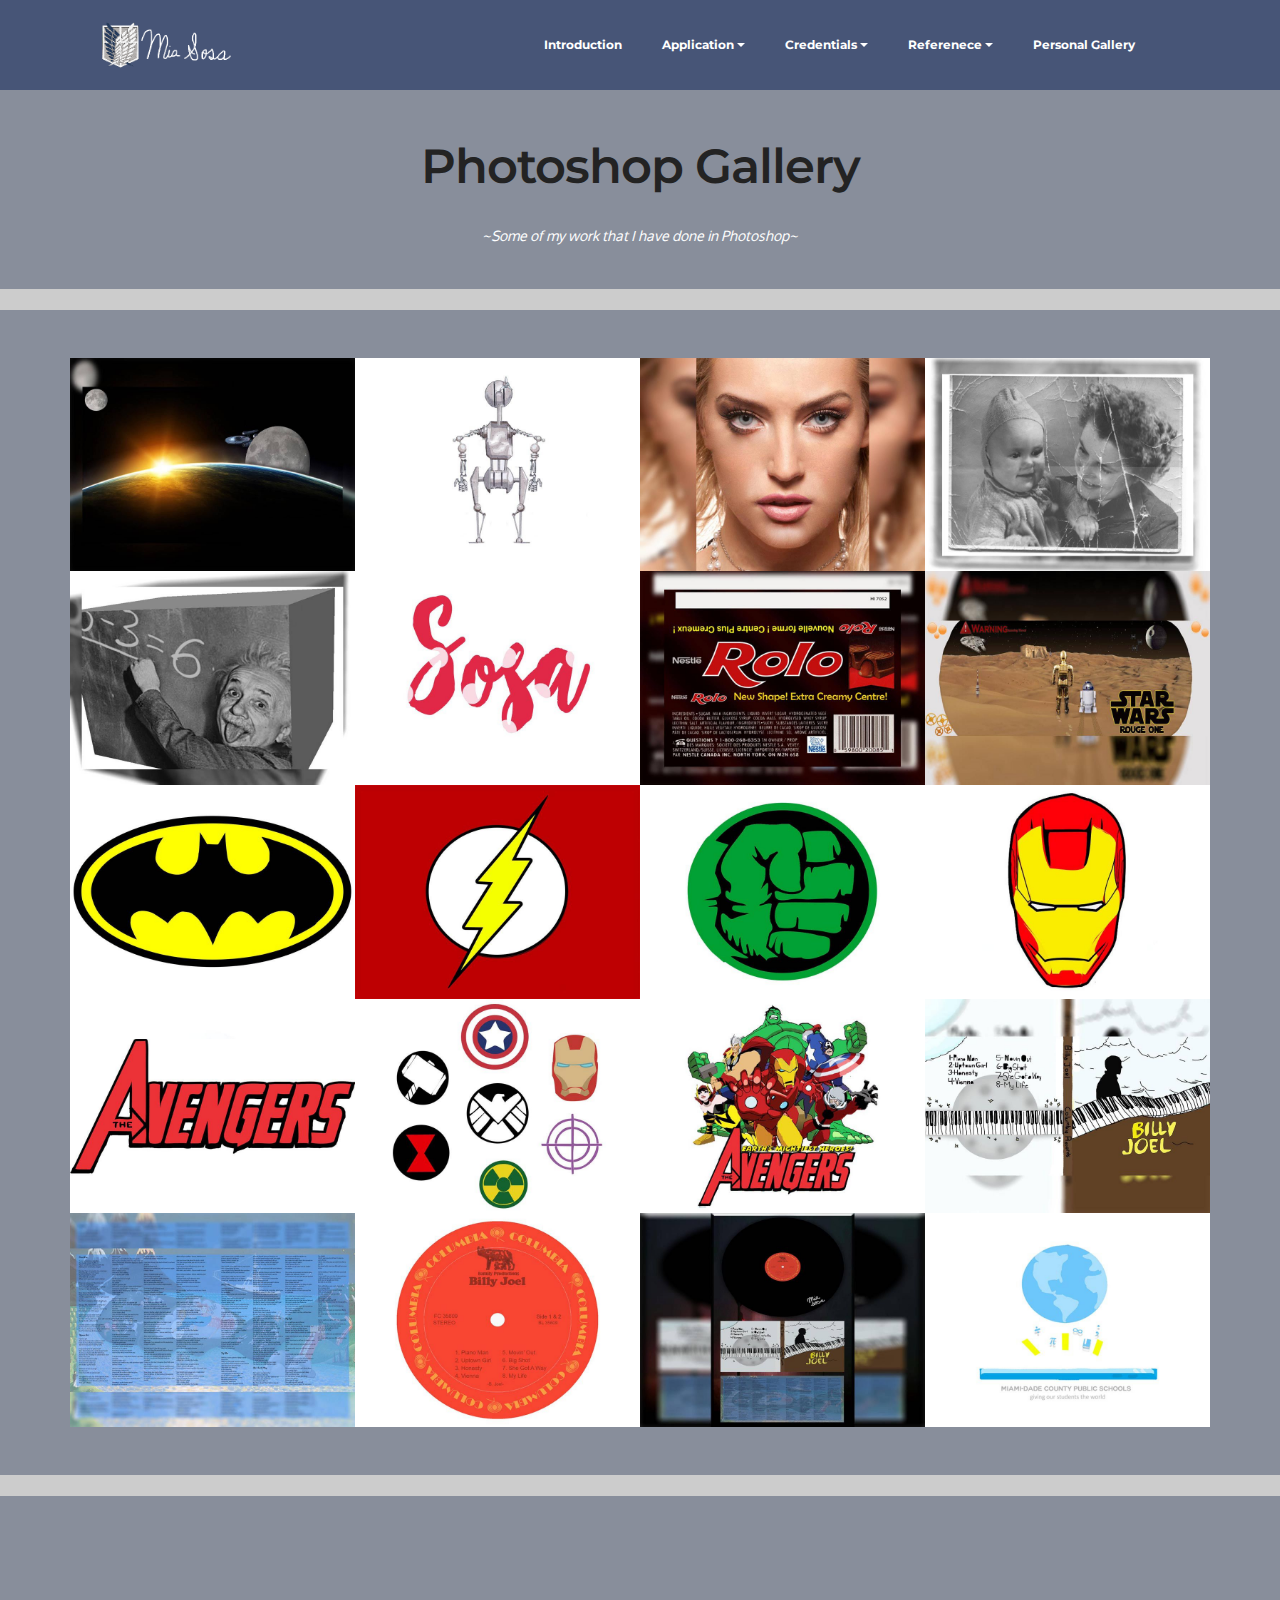
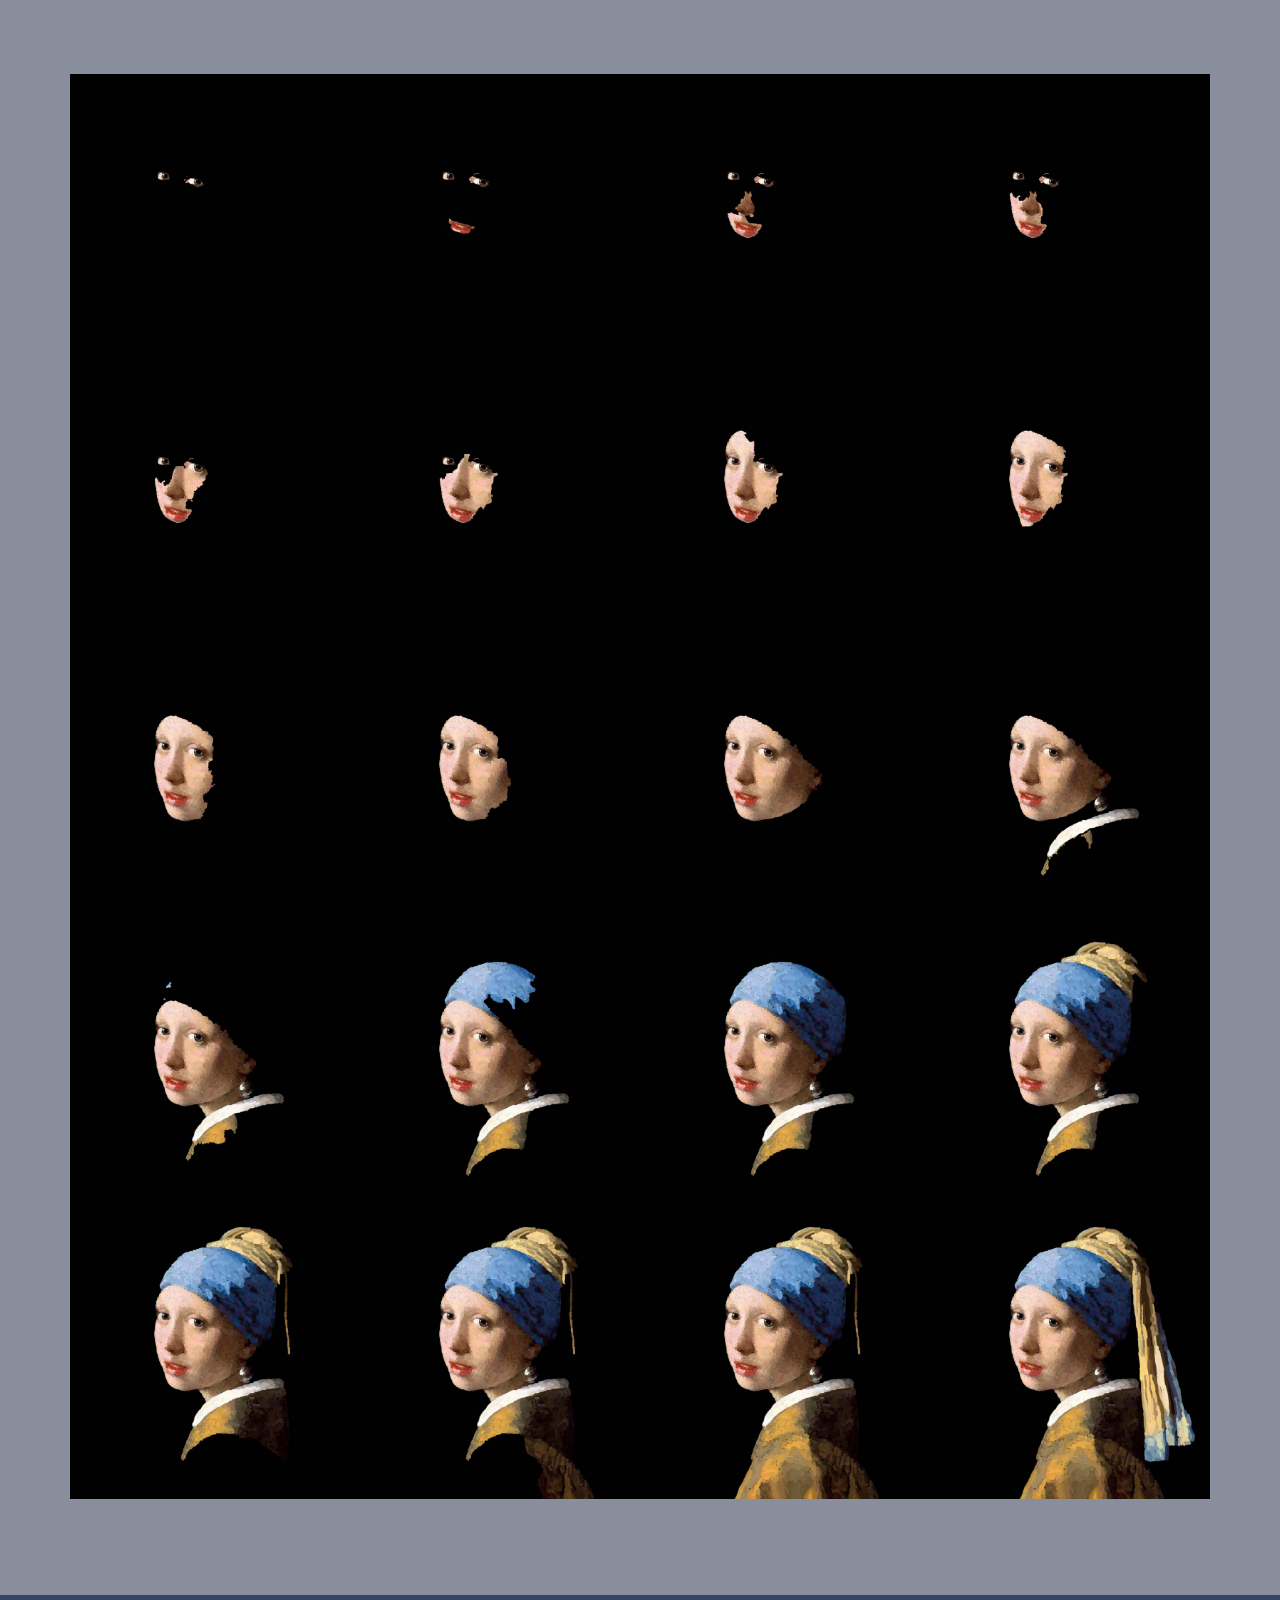
<file: Photoshop.html>
<!DOCTYPE html>
<html>
<head>
  <!-- Site made with Mobirise Website Builder v3.10.7, https://mobirise.com -->
  <meta charset="UTF-8">
  <meta http-equiv="X-UA-Compatible" content="IE=edge">
  <meta name="generator" content="Mobirise v3.10.7, mobirise.com">
  <meta name="viewport" content="width=device-width, initial-scale=1">
  <link rel="shortcut icon" href="assets/images/logo-384x128.png" type="image/x-icon">
  <meta name="description" content="Web Generator Description">
  <title>Mia Sosa</title>
  <link rel="stylesheet" href="https://fonts.googleapis.com/css?family=Lora:400,700,400italic,700italic&amp;subset=latin">
  <link rel="stylesheet" href="https://fonts.googleapis.com/css?family=Montserrat:400,700">
  <link rel="stylesheet" href="https://fonts.googleapis.com/css?family=Raleway:100,100i,200,200i,300,300i,400,400i,500,500i,600,600i,700,700i,800,800i,900,900i">
  <link rel="stylesheet" href="assets/bootstrap-material-design-font/css/material.css">
  <link rel="stylesheet" href="assets/et-line-font-plugin/style.css">
  <link rel="stylesheet" href="assets/web/assets/mobirise-icons/mobirise-icons.css">
  <link rel="stylesheet" href="assets/tether/tether.min.css">
  <link rel="stylesheet" href="assets/bootstrap/css/bootstrap.min.css">
  <link rel="stylesheet" href="assets/dropdown/css/style.css">
  <link rel="stylesheet" href="assets/animate.css/animate.min.css">
  <link rel="stylesheet" href="assets/theme/css/style.css">
  <link rel="stylesheet" href="assets/mobirise-gallery/style.css">
  <link rel="stylesheet" href="assets/mobirise/css/mbr-additional.css" type="text/css">
  
  
  
</head>
<body>
<section id="menu-6">

    <nav class="navbar navbar-dropdown navbar-fixed-top">
        <div class="container">

            <div class="mbr-table">
                <div class="mbr-table-cell">

                    <div class="navbar-brand">
                        <a href="https://mobirise.com" class="navbar-logo"><img src="assets/images/logo-5-384x128.png" alt="Mobirise"></a>
                        
                    </div>

                </div>
                <div class="mbr-table-cell">

                    <button class="navbar-toggler pull-xs-right hidden-md-up" type="button" data-toggle="collapse" data-target="#exCollapsingNavbar">
                        <div class="hamburger-icon"></div>
                    </button>

                    <ul class="nav-dropdown collapse pull-xs-right nav navbar-nav navbar-toggleable-sm" id="exCollapsingNavbar"><li class="nav-item"><a class="nav-link link" href="introduction.html">Introduction</a></li><li class="nav-item dropdown open"><a class="nav-link link dropdown-toggle" href="https://mobirise.com/" aria-expanded="true" data-toggle="dropdown-submenu">Application</a><div class="dropdown-menu"><a class="dropdown-item" href="Photoshop.html">Adobe Photoshop</a><div class="dropdown open"><a class="dropdown-item dropdown-toggle" href="Photoshop.html" data-toggle="dropdown-submenu" aria-expanded="true">Adobe Premiere</a><div class="dropdown-menu dropdown-submenu"><a class="dropdown-item" href="Imagine Dragons.html"><span class="mbri-arrow-next mbr-iconfont mbr-iconfont-btn"></span>Imagine Dragons Competition</a><a class="dropdown-item" href="A Thousand Million Reasons Rough Draft.html"><span class="mbri-arrow-next mbr-iconfont mbr-iconfont-btn"></span>A Thousand Million Reasons- Rough Draft</a><a class="dropdown-item" href="page11.html"><span class="mbri-arrow-next mbr-iconfont mbr-iconfont-btn"></span>&nbsp;A Thousand Million Reasons- Final Draft</a><a class="dropdown-item" href="page9.html"><span class="mbri-arrow-next mbr-iconfont mbr-iconfont-btn"></span>Multimedia Event Intro</a><a class="dropdown-item" href="page10.html"><span class="mbri-arrow-next mbr-iconfont mbr-iconfont-btn"></span>Multimedia Event- Two Video Transitions<br></a></div></div><a class="dropdown-item" href="#">Adobe Illustrator</a><div class="dropdown"><a class="dropdown-item dropdown-toggle" href="#" data-toggle="dropdown-submenu" aria-expanded="false">Office Suite</a><div class="dropdown-menu dropdown-submenu"><div class="dropdown"><a class="dropdown-item dropdown-toggle" href="#" data-toggle="dropdown-submenu" aria-expanded="false">Microsoft Word</a><div class="dropdown-menu dropdown-submenu"><a class="dropdown-item" href="miasosa.github.io/documents/Discuss IT Topic 6.pdf">DicussIT Topic 6</a></div></div><a class="dropdown-item" href="#">Microsoft Powerpoint</a></div></div><a class="dropdown-item" href="#" aria-expanded="false">123D</a></div></li><li class="nav-item dropdown"><a class="nav-link link dropdown-toggle" href="https://mobirise.com/" data-toggle="dropdown-submenu" aria-expanded="false">Credentials</a><div class="dropdown-menu"><a class="dropdown-item" href="#">Adobe Photoshop</a><a class="dropdown-item" href="#">Microsoft Word</a><a class="dropdown-item" href="#">Mobirise</a></div></li><li class="nav-item dropdown"><a class="nav-link link dropdown-toggle" href="https://mobirise.com/" aria-expanded="false" data-toggle="dropdown-submenu">Referenece</a><div class="dropdown-menu"><a class="dropdown-item" href="#">Mr. Pate</a><a class="dropdown-item" href="#">Teacher</a><a class="dropdown-item" href="#">Family Member</a><a class="dropdown-item" href="#">Community Member</a></div></li><li class="nav-item dropdown"><a class="nav-link link" href="Personal Gallery.html" aria-expanded="false">Personal Gallery</a></li><li class="nav-item"><a class="nav-link link" href="https://mobirise.com/" aria-expanded="false"></a></li></ul>
                    <button hidden="" class="navbar-toggler navbar-close" type="button" data-toggle="collapse" data-target="#exCollapsingNavbar">
                        <div class="close-icon"></div>
                    </button>

                </div>
            </div>

        </div>
    </nav>

</section>

<section class="engine"><a rel="external" href="https://mobirise.com">best offline web maker</a></section><section class="mbr-section mbr-section__container article mbr-after-navbar" id="header3-b" style="background-color: rgb(136, 142, 155); padding-top: 140px; padding-bottom: 40px;">
    <div class="container">
        <div class="row">
            <div class="col-xs-12">
                <h3 class="mbr-section-title display-2">Photoshop Gallery</h3>
                <small class="mbr-section-subtitle"><br>~Some of my work that I have done in Photoshop~</small>
            </div>
        </div>
    </div>
</section>

<section class="mbr-section mbr-section__container article" id="header3-y" style="background-color: rgb(204, 204, 204); padding-top: 0px; padding-bottom: 20px;">
    <div class="container">
        <div class="row">
            <div class="col-xs-12">
                <h3 class="mbr-section-title display-2"></h3>
                
            </div>
        </div>
    </div>
</section>

<section class="mbr-gallery mbr-section mbr-section-nopadding mbr-slider-carousel" id="gallery2-x" data-filter="false" style="background-color: rgb(136, 142, 155); padding-top: 3rem; padding-bottom: 3rem;">
    <!-- Filter -->
    

    <!-- Gallery -->
    <div class="mbr-gallery-row container">
        <div class=" mbr-gallery-layout-default">
            <div>
                <div>
                    <div class="mbr-gallery-item mbr-gallery-item__mobirise3 mbr-gallery-item--p0" data-tags="Responsive" data-video-url="false">
                        <div href="#lb-gallery2-x" data-slide-to="0" data-toggle="modal">
                            
                            

                            <img alt="" src="assets/images/space-2000x1500-1-800x600.jpg">
                            
                            <span class="icon-focus"></span>
                            
                        </div>
                    </div><div class="mbr-gallery-item mbr-gallery-item__mobirise3 mbr-gallery-item--p0" data-tags="Animated" data-video-url="false">
                        <div href="#lb-gallery2-x" data-slide-to="1" data-toggle="modal">
                            
                            

                            <img alt="" src="assets/images/robot-2000x1500-800x600.jpg">
                            
                            <span class="icon-focus"></span>
                            
                        </div>
                    </div><div class="mbr-gallery-item mbr-gallery-item__mobirise3 mbr-gallery-item--p0" data-tags="Animated" data-video-url="false">
                        <div href="#lb-gallery2-x" data-slide-to="2" data-toggle="modal">
                            
                            

                            <img alt="" src="assets/images/face-1-2000x1500-800x600.jpg">
                            
                            <span class="icon-focus"></span>
                            
                        </div>
                    </div><div class="mbr-gallery-item mbr-gallery-item__mobirise3 mbr-gallery-item--p0" data-tags="Animated" data-video-url="false">
                        <div href="#lb-gallery2-x" data-slide-to="3" data-toggle="modal">
                            
                            

                            <img alt="" src="assets/images/torn-image-2000x1500-800x600.jpg">
                            
                            <span class="icon-focus"></span>
                            
                        </div>
                    </div><div class="mbr-gallery-item mbr-gallery-item__mobirise3 mbr-gallery-item--p0" data-tags="Animated" data-video-url="false">
                        <div href="#lb-gallery2-x" data-slide-to="4" data-toggle="modal">
                            
                            

                            <img alt="" src="assets/images/einstein-2000x1500-800x600.jpg">
                            
                            <span class="icon-focus"></span>
                            
                        </div>
                    </div><div class="mbr-gallery-item mbr-gallery-item__mobirise3 mbr-gallery-item--p0" data-tags="Animated" data-video-url="false">
                        <div href="#lb-gallery2-x" data-slide-to="5" data-toggle="modal">
                            
                            

                            <img alt="" src="assets/images/name-2000x1500-800x600.jpg">
                            
                            <span class="icon-focus"></span>
                            
                        </div>
                    </div><div class="mbr-gallery-item mbr-gallery-item__mobirise3 mbr-gallery-item--p0" data-tags="Awesome" data-video-url="false">
                        <div href="#lb-gallery2-x" data-slide-to="6" data-toggle="modal">
                            
                            

                            <img alt="" src="assets/images/rolo-2000x1500-2-800x600.jpg">
                            
                            <span class="icon-focus"></span>
                            
                        </div>
                    </div><div class="mbr-gallery-item mbr-gallery-item__mobirise3 mbr-gallery-item--p0" data-tags="Animated" data-video-url="false">
                        <div href="#lb-gallery2-x" data-slide-to="7" data-toggle="modal">
                            
                            

                            <img alt="" src="assets/images/star-wars-repro-2000x1500-800x600.jpg">
                            
                            <span class="icon-focus"></span>
                            
                        </div>
                    </div><div class="mbr-gallery-item mbr-gallery-item__mobirise3 mbr-gallery-item--p0" data-tags="Animated" data-video-url="false">
                        <div href="#lb-gallery2-x" data-slide-to="8" data-toggle="modal">
                            
                            

                            <img alt="" src="assets/images/batman-2000x1500-800x600.jpg">
                            
                            <span class="icon-focus"></span>
                            
                        </div>
                    </div><div class="mbr-gallery-item mbr-gallery-item__mobirise3 mbr-gallery-item--p0" data-tags="Animated" data-video-url="false">
                        <div href="#lb-gallery2-x" data-slide-to="9" data-toggle="modal">
                            
                            

                            <img alt="" src="assets/images/flash-logo-2000x1500-800x600.jpg">
                            
                            <span class="icon-focus"></span>
                            
                        </div>
                    </div><div class="mbr-gallery-item mbr-gallery-item__mobirise3 mbr-gallery-item--p0" data-tags="Animated" data-video-url="false">
                        <div href="#lb-gallery2-x" data-slide-to="10" data-toggle="modal">
                            
                            

                            <img alt="" src="assets/images/hulk-logo-2000x1500-800x600.jpg">
                            
                            <span class="icon-focus"></span>
                            
                        </div>
                    </div><div class="mbr-gallery-item mbr-gallery-item__mobirise3 mbr-gallery-item--p0" data-tags="Animated" data-video-url="false">
                        <div href="#lb-gallery2-x" data-slide-to="11" data-toggle="modal">
                            
                            

                            <img alt="" src="assets/images/iron-man-2000x1500-800x600.jpg">
                            
                            <span class="icon-focus"></span>
                            
                        </div>
                    </div><div class="mbr-gallery-item mbr-gallery-item__mobirise3 mbr-gallery-item--p0" data-tags="Animated" data-video-url="false">
                        <div href="#lb-gallery2-x" data-slide-to="12" data-toggle="modal">
                            
                            

                            <img alt="" src="assets/images/avengers-logo-2000x1500-800x600.jpg">
                            
                            <span class="icon-focus"></span>
                            
                        </div>
                    </div><div class="mbr-gallery-item mbr-gallery-item__mobirise3 mbr-gallery-item--p0" data-tags="Animated" data-video-url="false">
                        <div href="#lb-gallery2-x" data-slide-to="13" data-toggle="modal">
                            
                            

                            <img alt="" src="assets/images/avengers-logo-multi-2000x1500-800x600.jpg">
                            
                            <span class="icon-focus"></span>
                            
                        </div>
                    </div><div class="mbr-gallery-item mbr-gallery-item__mobirise3 mbr-gallery-item--p0" data-tags="Creative" data-video-url="false">
                        <div href="#lb-gallery2-x" data-slide-to="14" data-toggle="modal">
                            
                            

                            <img alt="" src="assets/images/avengers-2000x1500-1-800x600.jpg">
                            
                            <span class="icon-focus"></span>
                            
                        </div>
                    </div><div class="mbr-gallery-item mbr-gallery-item__mobirise3 mbr-gallery-item--p0" data-tags="Animated" data-video-url="false">
                        <div href="#lb-gallery2-x" data-slide-to="15" data-toggle="modal">
                            
                            

                            <img alt="" src="assets/images/album-front-2000x1500-800x600.jpg">
                            
                            <span class="icon-focus"></span>
                            
                        </div>
                    </div><div class="mbr-gallery-item mbr-gallery-item__mobirise3 mbr-gallery-item--p0" data-tags="Animated" data-video-url="false">
                        <div href="#lb-gallery2-x" data-slide-to="16" data-toggle="modal">
                            
                            

                            <img alt="" src="assets/images/inside-album-2000x1500-800x600.jpg">
                            
                            <span class="icon-focus"></span>
                            
                        </div>
                    </div><div class="mbr-gallery-item mbr-gallery-item__mobirise3 mbr-gallery-item--p0" data-tags="Animated" data-video-url="false">
                        <div href="#lb-gallery2-x" data-slide-to="17" data-toggle="modal">
                            
                            

                            <img alt="" src="assets/images/cd-2000x1500-800x600.jpg">
                            
                            <span class="icon-focus"></span>
                            
                        </div>
                    </div><div class="mbr-gallery-item mbr-gallery-item__mobirise3 mbr-gallery-item--p0" data-tags="Animated" data-video-url="false">
                        <div href="#lb-gallery2-x" data-slide-to="18" data-toggle="modal">
                            
                            

                            <img alt="" src="assets/images/cd-display-2000x1500-800x600.jpg">
                            
                            <span class="icon-focus"></span>
                            
                        </div>
                    </div><div class="mbr-gallery-item mbr-gallery-item__mobirise3 mbr-gallery-item--p0" data-tags="Animated" data-video-url="false">
                        <div href="#lb-gallery2-x" data-slide-to="19" data-toggle="modal">
                            
                            

                            <img alt="" src="assets/images/logo-2000x1500-2-800x600.jpg">
                            
                            <span class="icon-focus"></span>
                            
                        </div>
                    </div>
                </div>
            </div>
            <div class="clearfix"></div>
        </div>
    </div>

    <!-- Lightbox -->
    <div data-app-prevent-settings="" class="mbr-slider modal fade carousel slide" tabindex="-1" data-keyboard="true" data-interval="false" id="lb-gallery2-x">
        <div class="modal-dialog">
            <div class="modal-content">
                <div class="modal-body">
                    <ol class="carousel-indicators">
                        <li data-app-prevent-settings="" data-target="#lb-gallery2-x" data-slide-to="0"></li><li data-app-prevent-settings="" data-target="#lb-gallery2-x" data-slide-to="1"></li><li data-app-prevent-settings="" data-target="#lb-gallery2-x" data-slide-to="2"></li><li data-app-prevent-settings="" data-target="#lb-gallery2-x" data-slide-to="3"></li><li data-app-prevent-settings="" data-target="#lb-gallery2-x" data-slide-to="4"></li><li data-app-prevent-settings="" data-target="#lb-gallery2-x" data-slide-to="5"></li><li data-app-prevent-settings="" data-target="#lb-gallery2-x" data-slide-to="6"></li><li data-app-prevent-settings="" data-target="#lb-gallery2-x" class=" active" data-slide-to="7"></li><li data-app-prevent-settings="" data-target="#lb-gallery2-x" data-slide-to="8"></li><li data-app-prevent-settings="" data-target="#lb-gallery2-x" data-slide-to="9"></li><li data-app-prevent-settings="" data-target="#lb-gallery2-x" data-slide-to="10"></li><li data-app-prevent-settings="" data-target="#lb-gallery2-x" data-slide-to="11"></li><li data-app-prevent-settings="" data-target="#lb-gallery2-x" data-slide-to="12"></li><li data-app-prevent-settings="" data-target="#lb-gallery2-x" data-slide-to="13"></li><li data-app-prevent-settings="" data-target="#lb-gallery2-x" data-slide-to="14"></li><li data-app-prevent-settings="" data-target="#lb-gallery2-x" data-slide-to="15"></li><li data-app-prevent-settings="" data-target="#lb-gallery2-x" data-slide-to="16"></li><li data-app-prevent-settings="" data-target="#lb-gallery2-x" data-slide-to="17"></li><li data-app-prevent-settings="" data-target="#lb-gallery2-x" data-slide-to="18"></li><li data-app-prevent-settings="" data-target="#lb-gallery2-x" data-slide-to="19"></li>
                    </ol>
                    <div class="carousel-inner">
                        <div class="carousel-item">
                            <img alt="" src="assets/images/space-2000x1500-1.jpg">
                        </div><div class="carousel-item">
                            <img alt="" src="assets/images/robot-2000x1500.jpg">
                        </div><div class="carousel-item">
                            <img alt="" src="assets/images/face-1-2000x1500.jpg">
                        </div><div class="carousel-item">
                            <img alt="" src="assets/images/torn-image-2000x1500.jpg">
                        </div><div class="carousel-item">
                            <img alt="" src="assets/images/einstein-2000x1500.jpg">
                        </div><div class="carousel-item">
                            <img alt="" src="assets/images/name-2000x1500.jpg">
                        </div><div class="carousel-item">
                            <img alt="" src="assets/images/rolo-2000x1500-2.jpg">
                        </div><div class="carousel-item active">
                            <img alt="" src="assets/images/star-wars-repro-2000x1500.jpg">
                        </div><div class="carousel-item">
                            <img alt="" src="assets/images/batman-2000x1500.jpg">
                        </div><div class="carousel-item">
                            <img alt="" src="assets/images/flash-logo-2000x1500.jpg">
                        </div><div class="carousel-item">
                            <img alt="" src="assets/images/hulk-logo-2000x1500.jpg">
                        </div><div class="carousel-item">
                            <img alt="" src="assets/images/iron-man-2000x1500.jpg">
                        </div><div class="carousel-item">
                            <img alt="" src="assets/images/avengers-logo-2000x1500.jpg">
                        </div><div class="carousel-item">
                            <img alt="" src="assets/images/avengers-logo-multi-2000x1500.jpg">
                        </div><div class="carousel-item">
                            <img alt="" src="assets/images/avengers-2000x1500-1.jpg">
                        </div><div class="carousel-item">
                            <img alt="" src="assets/images/album-front-2000x1500.jpg">
                        </div><div class="carousel-item">
                            <img alt="" src="assets/images/inside-album-2000x1500.jpg">
                        </div><div class="carousel-item">
                            <img alt="" src="assets/images/cd-2000x1500.jpg">
                        </div><div class="carousel-item">
                            <img alt="" src="assets/images/cd-display-2000x1500.jpg">
                        </div><div class="carousel-item">
                            <img alt="" src="assets/images/logo-2000x1500-2.jpg">
                        </div>
                    </div>
                    <a class="left carousel-control" role="button" data-slide="prev" href="#lb-gallery2-x">
                        <span class="icon-prev" aria-hidden="true"></span>
                        <span class="sr-only">Previous</span>
                    </a>
                    <a class="right carousel-control" role="button" data-slide="next" href="#lb-gallery2-x">
                        <span class="icon-next" aria-hidden="true"></span>
                        <span class="sr-only">Next</span>
                    </a>

                    <a class="close" href="#" role="button" data-dismiss="modal">
                        <span aria-hidden="true">×</span>
                        <span class="sr-only">Close</span>
                    </a>
                </div>
            </div>
        </div>
    </div>
</section>

<section class="mbr-section mbr-section__container article" id="header3-1e" style="background-color: rgb(204, 204, 204); padding-top: 0px; padding-bottom: 20px;">
    <div class="container">
        <div class="row">
            <div class="col-xs-12">
                <h3 class="mbr-section-title display-2"></h3>
                
            </div>
        </div>
    </div>
</section>

<section class="mbr-section mbr-section__container article" id="header3-1d" style="background-color: rgb(136, 142, 155); padding-top: 40px; padding-bottom: 20px;">
    <div class="container">
        <div class="row">
            <div class="col-xs-12">
                <h3 class="mbr-section-title display-2"><p>Time Lapse Shots</p></h3>
                <small class="mbr-section-subtitle">~Time lapse shots of my Masterpiece Reproduction~</small>
            </div>
        </div>
    </div>
</section>

<section class="mbr-gallery mbr-section mbr-section-nopadding mbr-slider-carousel" id="gallery2-1c" data-filter="false" style="background-color: rgb(136, 142, 155); padding-top: 1.5rem; padding-bottom: 6rem;">
    <!-- Filter -->
    

    <!-- Gallery -->
    <div class="mbr-gallery-row container">
        <div class=" mbr-gallery-layout-default">
            <div>
                <div>
                    <div class="mbr-gallery-item mbr-gallery-item__mobirise3 mbr-gallery-item--p0" data-tags="Awesome" data-video-url="false">
                        <div href="#lb-gallery2-1c" data-slide-to="0" data-toggle="modal">
                            
                            

                            <img alt="" src="assets/images/draft-one-2000x2000-800x800.jpg">
                            
                            <span class="icon-focus"></span>
                            
                        </div>
                    </div><div class="mbr-gallery-item mbr-gallery-item__mobirise3 mbr-gallery-item--p0" data-tags="Responsive" data-video-url="false">
                        <div href="#lb-gallery2-1c" data-slide-to="1" data-toggle="modal">
                            
                            

                            <img alt="" src="assets/images/draft-two-2000x2000-800x800.jpg">
                            
                            <span class="icon-focus"></span>
                            
                        </div>
                    </div><div class="mbr-gallery-item mbr-gallery-item__mobirise3 mbr-gallery-item--p0" data-tags="Creative" data-video-url="false">
                        <div href="#lb-gallery2-1c" data-slide-to="2" data-toggle="modal">
                            
                            

                            <img alt="" src="assets/images/draft-three-2000x2000-800x800.jpg">
                            
                            <span class="icon-focus"></span>
                            
                        </div>
                    </div><div class="mbr-gallery-item mbr-gallery-item__mobirise3 mbr-gallery-item--p0" data-tags="Animated" data-video-url="false">
                        <div href="#lb-gallery2-1c" data-slide-to="3" data-toggle="modal">
                            
                            

                            <img alt="" src="assets/images/draft-four-2000x2000-800x800.jpg">
                            
                            <span class="icon-focus"></span>
                            
                        </div>
                    </div><div class="mbr-gallery-item mbr-gallery-item__mobirise3 mbr-gallery-item--p0" data-tags="Awesome" data-video-url="false">
                        <div href="#lb-gallery2-1c" data-slide-to="4" data-toggle="modal">
                            
                            

                            <img alt="" src="assets/images/draft-five-2000x2000-800x800.jpg">
                            
                            <span class="icon-focus"></span>
                            
                        </div>
                    </div><div class="mbr-gallery-item mbr-gallery-item__mobirise3 mbr-gallery-item--p0" data-tags="Beautiful" data-video-url="false">
                        <div href="#lb-gallery2-1c" data-slide-to="5" data-toggle="modal">
                            
                            

                            <img alt="" src="assets/images/draft-six-2000x2000-800x800.jpg">
                            
                            <span class="icon-focus"></span>
                            
                        </div>
                    </div><div class="mbr-gallery-item mbr-gallery-item__mobirise3 mbr-gallery-item--p0" data-tags="Responsive" data-video-url="false">
                        <div href="#lb-gallery2-1c" data-slide-to="6" data-toggle="modal">
                            
                            

                            <img alt="" src="assets/images/draft-seven-2000x2000-800x800.jpg">
                            
                            <span class="icon-focus"></span>
                            
                        </div>
                    </div><div class="mbr-gallery-item mbr-gallery-item__mobirise3 mbr-gallery-item--p0" data-tags="Animated" data-video-url="false">
                        <div href="#lb-gallery2-1c" data-slide-to="7" data-toggle="modal">
                            
                            

                            <img alt="" src="assets/images/draft-eight-2000x2000-800x800.jpg">
                            
                            <span class="icon-focus"></span>
                            
                        </div>
                    </div><div class="mbr-gallery-item mbr-gallery-item__mobirise3 mbr-gallery-item--p0" data-tags="Animated" data-video-url="false">
                        <div href="#lb-gallery2-1c" data-slide-to="8" data-toggle="modal">
                            
                            

                            <img alt="" src="assets/images/draft-nine-2000x2000-800x800.jpg">
                            
                            <span class="icon-focus"></span>
                            
                        </div>
                    </div><div class="mbr-gallery-item mbr-gallery-item__mobirise3 mbr-gallery-item--p0" data-tags="Animated" data-video-url="false">
                        <div href="#lb-gallery2-1c" data-slide-to="9" data-toggle="modal">
                            
                            

                            <img alt="" src="assets/images/draft-ten-2000x2000-800x800.jpg">
                            
                            <span class="icon-focus"></span>
                            
                        </div>
                    </div><div class="mbr-gallery-item mbr-gallery-item__mobirise3 mbr-gallery-item--p0" data-tags="Animated" data-video-url="false">
                        <div href="#lb-gallery2-1c" data-slide-to="10" data-toggle="modal">
                            
                            

                            <img alt="" src="assets/images/draft-eleven-2000x2000-800x800.jpg">
                            
                            <span class="icon-focus"></span>
                            
                        </div>
                    </div><div class="mbr-gallery-item mbr-gallery-item__mobirise3 mbr-gallery-item--p0" data-tags="Animated" data-video-url="false">
                        <div href="#lb-gallery2-1c" data-slide-to="11" data-toggle="modal">
                            
                            

                            <img alt="" src="assets/images/draft-twelve-2000x2000-800x800.jpg">
                            
                            <span class="icon-focus"></span>
                            
                        </div>
                    </div><div class="mbr-gallery-item mbr-gallery-item__mobirise3 mbr-gallery-item--p0" data-tags="Animated" data-video-url="false">
                        <div href="#lb-gallery2-1c" data-slide-to="12" data-toggle="modal">
                            
                            

                            <img alt="" src="assets/images/draft-thirteen-2000x2000-800x800.jpg">
                            
                            <span class="icon-focus"></span>
                            
                        </div>
                    </div><div class="mbr-gallery-item mbr-gallery-item__mobirise3 mbr-gallery-item--p0" data-tags="Animated" data-video-url="false">
                        <div href="#lb-gallery2-1c" data-slide-to="13" data-toggle="modal">
                            
                            

                            <img alt="" src="assets/images/draft-fourteen-2000x2000-800x800.jpg">
                            
                            <span class="icon-focus"></span>
                            
                        </div>
                    </div><div class="mbr-gallery-item mbr-gallery-item__mobirise3 mbr-gallery-item--p0" data-tags="Animated" data-video-url="false">
                        <div href="#lb-gallery2-1c" data-slide-to="14" data-toggle="modal">
                            
                            

                            <img alt="" src="assets/images/draft-fifteen-2000x2000-800x800.jpg">
                            
                            <span class="icon-focus"></span>
                            
                        </div>
                    </div><div class="mbr-gallery-item mbr-gallery-item__mobirise3 mbr-gallery-item--p0" data-tags="Animated" data-video-url="false">
                        <div href="#lb-gallery2-1c" data-slide-to="15" data-toggle="modal">
                            
                            

                            <img alt="" src="assets/images/draft-sixteen-2000x2000-800x800.jpg">
                            
                            <span class="icon-focus"></span>
                            
                        </div>
                    </div><div class="mbr-gallery-item mbr-gallery-item__mobirise3 mbr-gallery-item--p0" data-tags="Animated" data-video-url="false">
                        <div href="#lb-gallery2-1c" data-slide-to="16" data-toggle="modal">
                            
                            

                            <img alt="" src="assets/images/draft-seventeen-2000x2000-800x800.jpg">
                            
                            <span class="icon-focus"></span>
                            
                        </div>
                    </div><div class="mbr-gallery-item mbr-gallery-item__mobirise3 mbr-gallery-item--p0" data-tags="Animated" data-video-url="false">
                        <div href="#lb-gallery2-1c" data-slide-to="17" data-toggle="modal">
                            
                            

                            <img alt="" src="assets/images/draft-eighteen-2000x2000-800x800.jpg">
                            
                            <span class="icon-focus"></span>
                            
                        </div>
                    </div><div class="mbr-gallery-item mbr-gallery-item__mobirise3 mbr-gallery-item--p0" data-tags="Animated" data-video-url="false">
                        <div href="#lb-gallery2-1c" data-slide-to="18" data-toggle="modal">
                            
                            

                            <img alt="" src="assets/images/draft-nineteen-2000x2000-1-800x800.jpg">
                            
                            <span class="icon-focus"></span>
                            
                        </div>
                    </div><div class="mbr-gallery-item mbr-gallery-item__mobirise3 mbr-gallery-item--p0" data-tags="Animated" data-video-url="false">
                        <div href="#lb-gallery2-1c" data-slide-to="19" data-toggle="modal">
                            
                            

                            <img alt="" src="assets/images/draft-twenty-2000x2000-800x800.jpg">
                            
                            <span class="icon-focus"></span>
                            
                        </div>
                    </div>
                </div>
            </div>
            <div class="clearfix"></div>
        </div>
    </div>

    <!-- Lightbox -->
    <div data-app-prevent-settings="" class="mbr-slider modal fade carousel slide" tabindex="-1" data-keyboard="true" data-interval="false" id="lb-gallery2-1c">
        <div class="modal-dialog">
            <div class="modal-content">
                <div class="modal-body">
                    <ol class="carousel-indicators">
                        <li data-app-prevent-settings="" data-target="#lb-gallery2-1c" data-slide-to="0"></li><li data-app-prevent-settings="" data-target="#lb-gallery2-1c" data-slide-to="1"></li><li data-app-prevent-settings="" data-target="#lb-gallery2-1c" data-slide-to="2"></li><li data-app-prevent-settings="" data-target="#lb-gallery2-1c" data-slide-to="3"></li><li data-app-prevent-settings="" data-target="#lb-gallery2-1c" data-slide-to="4"></li><li data-app-prevent-settings="" data-target="#lb-gallery2-1c" data-slide-to="5"></li><li data-app-prevent-settings="" data-target="#lb-gallery2-1c" data-slide-to="6"></li><li data-app-prevent-settings="" data-target="#lb-gallery2-1c" data-slide-to="7"></li><li data-app-prevent-settings="" data-target="#lb-gallery2-1c" data-slide-to="8"></li><li data-app-prevent-settings="" data-target="#lb-gallery2-1c" data-slide-to="9"></li><li data-app-prevent-settings="" data-target="#lb-gallery2-1c" data-slide-to="10"></li><li data-app-prevent-settings="" data-target="#lb-gallery2-1c" data-slide-to="11"></li><li data-app-prevent-settings="" data-target="#lb-gallery2-1c" data-slide-to="12"></li><li data-app-prevent-settings="" data-target="#lb-gallery2-1c" data-slide-to="13"></li><li data-app-prevent-settings="" data-target="#lb-gallery2-1c" data-slide-to="14"></li><li data-app-prevent-settings="" data-target="#lb-gallery2-1c" data-slide-to="15"></li><li data-app-prevent-settings="" data-target="#lb-gallery2-1c" data-slide-to="16"></li><li data-app-prevent-settings="" data-target="#lb-gallery2-1c" data-slide-to="17"></li><li data-app-prevent-settings="" data-target="#lb-gallery2-1c" data-slide-to="18"></li><li data-app-prevent-settings="" data-target="#lb-gallery2-1c" class=" active" data-slide-to="19"></li>
                    </ol>
                    <div class="carousel-inner">
                        <div class="carousel-item">
                            <img alt="" src="assets/images/draft-one-2000x2000.jpg">
                        </div><div class="carousel-item">
                            <img alt="" src="assets/images/draft-two-2000x2000.jpg">
                        </div><div class="carousel-item">
                            <img alt="" src="assets/images/draft-three-2000x2000.jpg">
                        </div><div class="carousel-item">
                            <img alt="" src="assets/images/draft-four-2000x2000.jpg">
                        </div><div class="carousel-item">
                            <img alt="" src="assets/images/draft-five-2000x2000.jpg">
                        </div><div class="carousel-item">
                            <img alt="" src="assets/images/draft-six-2000x2000.jpg">
                        </div><div class="carousel-item">
                            <img alt="" src="assets/images/draft-seven-2000x2000.jpg">
                        </div><div class="carousel-item">
                            <img alt="" src="assets/images/draft-eight-2000x2000.jpg">
                        </div><div class="carousel-item">
                            <img alt="" src="assets/images/draft-nine-2000x2000.jpg">
                        </div><div class="carousel-item">
                            <img alt="" src="assets/images/draft-ten-2000x2000.jpg">
                        </div><div class="carousel-item">
                            <img alt="" src="assets/images/draft-eleven-2000x2000.jpg">
                        </div><div class="carousel-item">
                            <img alt="" src="assets/images/draft-twelve-2000x2000.jpg">
                        </div><div class="carousel-item">
                            <img alt="" src="assets/images/draft-thirteen-2000x2000.jpg">
                        </div><div class="carousel-item">
                            <img alt="" src="assets/images/draft-fourteen-2000x2000.jpg">
                        </div><div class="carousel-item">
                            <img alt="" src="assets/images/draft-fifteen-2000x2000.jpg">
                        </div><div class="carousel-item">
                            <img alt="" src="assets/images/draft-sixteen-2000x2000.jpg">
                        </div><div class="carousel-item">
                            <img alt="" src="assets/images/draft-seventeen-2000x2000.jpg">
                        </div><div class="carousel-item">
                            <img alt="" src="assets/images/draft-eighteen-2000x2000.jpg">
                        </div><div class="carousel-item">
                            <img alt="" src="assets/images/draft-nineteen-2000x2000-1.jpg">
                        </div><div class="carousel-item active">
                            <img alt="" src="assets/images/draft-twenty-2000x2000.jpg">
                        </div>
                    </div>
                    <a class="left carousel-control" role="button" data-slide="prev" href="#lb-gallery2-1c">
                        <span class="icon-prev" aria-hidden="true"></span>
                        <span class="sr-only">Previous</span>
                    </a>
                    <a class="right carousel-control" role="button" data-slide="next" href="#lb-gallery2-1c">
                        <span class="icon-next" aria-hidden="true"></span>
                        <span class="sr-only">Next</span>
                    </a>

                    <a class="close" href="#" role="button" data-dismiss="modal">
                        <span aria-hidden="true">×</span>
                        <span class="sr-only">Close</span>
                    </a>
                </div>
            </div>
        </div>
    </div>
</section>

<section class="mbr-footer mbr-section mbr-section-md-padding" id="contacts3-2c" style="background-color: rgb(53, 68, 100); padding-top: 120px; padding-bottom: 30px;">


    <div class="row">
    
            <div class="mbr-company col-xs-12 col-md-6 col-lg-3">

                <div class="mbr-company card">
                    <div><img src="assets/images/wings-of-freedom-265x337.png" class="card-img-top"></div>
                    <div class="card-block">
                        <p class="card-text"></p>
                    </div>
                    <ul class="list-group list-group-flush">
                        <li class="list-group-item">
                            <span class="list-group-icon"><span class="etl-icon icon-phone mbr-iconfont-company-contacts3"></span></span>
                            <span class="list-group-text">305-202-4850</span>
                        </li>
                        <li class="list-group-item">
                            <span class="list-group-icon"><span class="etl-icon icon-map-pin mbr-iconfont-company-contacts3"></span></span>
                            <span class="list-group-text">3133 SW 152nd Ct.</span>
                        </li>
                        <li class="list-group-item active">
                            <span class="list-group-icon"><span class="etl-icon icon-envelope mbr-iconfont-company-contacts3"></span></span>
                            <span class="list-group-text">msosa@miamiartsstudio.com</span>
                        </li>
                    </ul>
                </div>

            </div>
            <div class="mbr-footer-content col-xs-12 col-md-6 col-lg-3">
                <h4>Categories</h4>
                <ul><li><a href="introduction.html">Introduction</a></li><li>Application</li><li>Credentials</li><li>Reference</li></ul>
            </div>
            <div class="mbr-footer-content col-xs-12 col-md-6 col-lg-3">
                <p><strong>Contacts</strong><br>Email: msosa@miamiartstudio.com<br>Phone: 305-202-4850<br><br><br><strong>Address</strong><br>3133 SW 152nd Ct.<br>Miami, FL 33185</p>
            </div>
            <div class="col-xs-12 col-md-6 col-lg-3" data-form-type="formoid">

                <div data-form-alert="true">
                    <div hidden="" data-form-alert-success="true">Thanks for filling out form!</div>
                </div>

                <form action="https://mobirise.com/" method="post" data-form-title="MESSAGE">

                    <input type="hidden" value="bUxWzDTHsoITYzbIaSfT1BqXnx2JBda3g+mZl7d6/zFiHHlvPbG8H2b3rylU7UvisAM66IQ4kN0ThCPmaXTXhTXtlRs4qDvFmwMb26Irg3AynixRuV1jGbG7YCFgXKXr" data-form-email="true">

                    

                    <div class="form-group">
                        <label class="form-control-label" for="contacts3-2c-email">Email<span class="form-asterisk">*</span></label>
                        <input type="email" class="form-control input-sm input-inverse" name="email" required="" data-form-field="Email" id="contacts3-2c-email">
                    </div>

                    

                    <div class="form-group">
                        <label class="form-control-label" for="contacts3-2c-message">Message</label>
                        <textarea class="form-control input-sm input-inverse" name="message" data-form-field="Message" rows="5" id="contacts3-2c-message"></textarea>
                    </div>

                    <div><button type="submit" class="btn btn-sm btn-black">Contact us</button></div>

                </form>

            </div>
        </div>
</section>


  <script src="assets/web/assets/jquery/jquery.min.js"></script>
  <script src="assets/tether/tether.min.js"></script>
  <script src="assets/bootstrap/js/bootstrap.min.js"></script>
  <script src="assets/smooth-scroll/SmoothScroll.js"></script>
  <script src="assets/dropdown/js/script.min.js"></script>
  <script src="assets/touchSwipe/jquery.touchSwipe.min.js"></script>
  <script src="assets/masonry/masonry.pkgd.min.js"></script>
  <script src="assets/imagesloaded/imagesloaded.pkgd.min.js"></script>
  <script src="assets/bootstrap-carousel-swipe/bootstrap-carousel-swipe.js"></script>
  <script src="assets/viewportChecker/jquery.viewportchecker.js"></script>
  <script src="assets/theme/js/script.js"></script>
  <script src="assets/mobirise-gallery/player.min.js"></script>
  <script src="assets/mobirise-gallery/script.js"></script>
  <script src="assets/formoid/formoid.min.js"></script>
  
  
  <input name="animation" type="hidden">
  </body>
</html>
</file>
<file: assets/bootstrap-material-design-font/css/material.css>
@font-face {
  font-family: 'Material-Design-Icons';
  src: url('../fonts/Material-Design-Icons.eot?3ocs8m');
  src: url('../fonts/Material-Design-Icons.eot?#iefix3ocs8m') format('embedded-opentype'), url('../fonts/Material-Design-Icons.woff?3ocs8m') format('woff'), url('../fonts/Material-Design-Icons.ttf?3ocs8m') format('truetype'), url('../fonts/Material-Design-Icons.svg?3ocs8m#Material-Design-Icons') format('svg');
  font-weight: normal;
  font-style: normal;
}
[class^="mdi-"],
[class*="mdi-"] {
  speak: none;
  display: inline-block;
  font-style: normal;
  font-variant:normal;
  font-weight:normal;
  /*font-size:24px;*/
  line-height:1;
  font-family:'Material-Design-Icons' !important;
  text-rendering: auto;
  
  -webkit-font-smoothing: antialiased;
  -moz-osx-font-smoothing: grayscale;
  -webkit-transform: translate(0, 0);
      -ms-transform: translate(0, 0);
          transform: translate(0, 0);
}
[class^="mdi-"]:before,
[class*="mdi-"]:before {
  display: inline-block;
  speak: none;
  text-decoration: inherit;
}
[class^="mdi-"].pull-left,
[class*="mdi-"].pull-left {
  margin-right: .3em;
}
[class^="mdi-"].pull-right,
[class*="mdi-"].pull-right {
  margin-left: .3em;
}
[class^="mdi-"].mdi-lg:before,
[class*="mdi-"].mdi-lg:before,
[class^="mdi-"].mdi-lg:after,
[class*="mdi-"].mdi-lg:after {
  font-size: 1.33333333em;
  line-height: 0.75em;
  vertical-align: -15%;
}
[class^="mdi-"].mdi-2x:before,
[class*="mdi-"].mdi-2x:before,
[class^="mdi-"].mdi-2x:after,
[class*="mdi-"].mdi-2x:after {
  font-size: 2em;
}
[class^="mdi-"].mdi-3x:before,
[class*="mdi-"].mdi-3x:before,
[class^="mdi-"].mdi-3x:after,
[class*="mdi-"].mdi-3x:after {
  font-size: 3em;
}
[class^="mdi-"].mdi-4x:before,
[class*="mdi-"].mdi-4x:before,
[class^="mdi-"].mdi-4x:after,
[class*="mdi-"].mdi-4x:after {
  font-size: 4em;
}
[class^="mdi-"].mdi-5x:before,
[class*="mdi-"].mdi-5x:before,
[class^="mdi-"].mdi-5x:after,
[class*="mdi-"].mdi-5x:after {
  font-size: 5em;
}
[class^="mdi-device-signal-cellular-"]:after,
[class^="mdi-device-battery-"]:after,
[class^="mdi-device-battery-charging-"]:after,
[class^="mdi-device-signal-cellular-connected-no-internet-"]:after,
[class^="mdi-device-signal-wifi-"]:after,
[class^="mdi-device-signal-wifi-statusbar-not-connected"]:after,
.mdi-device-network-wifi:after {
  opacity: .3;
  position: absolute;
  left: 0;
  top: 0;
  z-index: 1;
  display: inline-block;
  speak: none;
  text-decoration: inherit;
}
[class^="mdi-device-signal-cellular-"]:after {
  content: "\e758";
}
[class^="mdi-device-battery-"]:after {
  content: "\e735";
}
[class^="mdi-device-battery-charging-"]:after {
  content: "\e733";
}
[class^="mdi-device-signal-cellular-connected-no-internet-"]:after {
  content: "\e75d";
}
[class^="mdi-device-signal-wifi-"]:after,
.mdi-device-network-wifi:after {
  content: "\e765";
}
[class^="mdi-device-signal-wifi-statusbasr-not-connected"]:after {
  content: "\e8f7";
}
.mdi-device-signal-cellular-off:after,
.mdi-device-signal-cellular-null:after,
.mdi-device-signal-cellular-no-sim:after,
.mdi-device-signal-wifi-off:after,
.mdi-device-signal-wifi-4-bar:after,
.mdi-device-signal-cellular-4-bar:after,
.mdi-device-battery-alert:after,
.mdi-device-signal-cellular-connected-no-internet-4-bar:after,
.mdi-device-battery-std:after,
.mdi-device-battery-full .mdi-device-battery-unknown:after {
  content: "";
}
.mdi-fw {
  width: 1.28571429em;
  text-align: center;
}
.mdi-ul {
  padding-left: 0;
  margin-left: 2.14285714em;
  list-style-type: none;
}
.mdi-ul > li {
  position: relative;
}
.mdi-li {
  position: absolute;
  left: -2.14285714em;
  width: 2.14285714em;
  top: 0.14285714em;
  text-align: center;
}
.mdi-li.mdi-lg {
  left: -1.85714286em;
}
.mdi-border {
  padding: .2em .25em .15em;
  border: solid 0.08em #eeeeee;
  border-radius: .1em;
}
.mdi-spin {
  -webkit-animation: mdi-spin 2s infinite linear;
  animation: mdi-spin 2s infinite linear;
  -webkit-transform-origin: 50% 50%;
  -ms-transform-origin: 50% 50%;
      transform-origin: 50% 50%;
}
.mdi-pulse {
  -webkit-animation: mdi-spin 1s steps(8) infinite;
  animation: mdi-spin 1s steps(8) infinite;
  -webkit-transform-origin: 50% 50%;
  -ms-transform-origin: 50% 50%;
      transform-origin: 50% 50%;
}
@-webkit-keyframes mdi-spin {
  0% {
    -webkit-transform: rotate(0deg);
    transform: rotate(0deg);
  }
  100% {
    -webkit-transform: rotate(359deg);
    transform: rotate(359deg);
  }
}
@keyframes mdi-spin {
  0% {
    -webkit-transform: rotate(0deg);
    transform: rotate(0deg);
  }
  100% {
    -webkit-transform: rotate(359deg);
    transform: rotate(359deg);
  }
}
.mdi-rotate-90 {
  filter: progid:DXImageTransform.Microsoft.BasicImage(rotation=1);
  -webkit-transform: rotate(90deg);
  -ms-transform: rotate(90deg);
  transform: rotate(90deg);
}
.mdi-rotate-180 {
  filter: progid:DXImageTransform.Microsoft.BasicImage(rotation=2);
  -webkit-transform: rotate(180deg);
  -ms-transform: rotate(180deg);
  transform: rotate(180deg);
}
.mdi-rotate-270 {
  filter: progid:DXImageTransform.Microsoft.BasicImage(rotation=3);
  -webkit-transform: rotate(270deg);
  -ms-transform: rotate(270deg);
  transform: rotate(270deg);
}
.mdi-flip-horizontal {
  filter: progid:DXImageTransform.Microsoft.BasicImage(rotation=0, mirror=1);
  -webkit-transform: scale(-1, 1);
  -ms-transform: scale(-1, 1);
  transform: scale(-1, 1);
}
.mdi-flip-vertical {
  filter: progid:DXImageTransform.Microsoft.BasicImage(rotation=2, mirror=1);
  -webkit-transform: scale(1, -1);
  -ms-transform: scale(1, -1);
  transform: scale(1, -1);
}
:root .mdi-rotate-90,
:root .mdi-rotate-180,
:root .mdi-rotate-270,
:root .mdi-flip-horizontal,
:root .mdi-flip-vertical {
  -webkit-filter: none;
          filter: none;
}
.mdi-stack {
  position: relative;
  display: inline-block;
  width: 2em;
  height: 2em;
  line-height: 2em;
  vertical-align: middle;
}
.mdi-stack-1x,
.mdi-stack-2x {
  position: absolute;
  left: 0;
  width: 100%;
  text-align: center;
}
.mdi-stack-1x {
  line-height: inherit;
}
.mdi-stack-2x {
  font-size: 2em;
}
.mdi-inverse {
  color: #ffffff;
}
/* Start Icons */
.mdi-action-3d-rotation:before {
  content: "\e600";
}
.mdi-action-accessibility:before {
  content: "\e601";
}
.mdi-action-account-balance-wallet:before {
  content: "\e602";
}
.mdi-action-account-balance:before {
  content: "\e603";
}
.mdi-action-account-box:before {
  content: "\e604";
}
.mdi-action-account-child:before {
  content: "\e605";
}
.mdi-action-account-circle:before {
  content: "\e606";
}
.mdi-action-add-shopping-cart:before {
  content: "\e607";
}
.mdi-action-alarm-add:before {
  content: "\e608";
}
.mdi-action-alarm-off:before {
  content: "\e609";
}
.mdi-action-alarm-on:before {
  content: "\e60a";
}
.mdi-action-alarm:before {
  content: "\e60b";
}
.mdi-action-android:before {
  content: "\e60c";
}
.mdi-action-announcement:before {
  content: "\e60d";
}
.mdi-action-aspect-ratio:before {
  content: "\e60e";
}
.mdi-action-assessment:before {
  content: "\e60f";
}
.mdi-action-assignment-ind:before {
  content: "\e610";
}
.mdi-action-assignment-late:before {
  content: "\e611";
}
.mdi-action-assignment-return:before {
  content: "\e612";
}
.mdi-action-assignment-returned:before {
  content: "\e613";
}
.mdi-action-assignment-turned-in:before {
  content: "\e614";
}
.mdi-action-assignment:before {
  content: "\e615";
}
.mdi-action-autorenew:before {
  content: "\e616";
}
.mdi-action-backup:before {
  content: "\e617";
}
.mdi-action-book:before {
  content: "\e618";
}
.mdi-action-bookmark-outline:before {
  content: "\e619";
}
.mdi-action-bookmark:before {
  content: "\e61a";
}
.mdi-action-bug-report:before {
  content: "\e61b";
}
.mdi-action-cached:before {
  content: "\e61c";
}
.mdi-action-check-circle:before {
  content: "\e61d";
}
.mdi-action-class:before {
  content: "\e61e";
}
.mdi-action-credit-card:before {
  content: "\e61f";
}
.mdi-action-dashboard:before {
  content: "\e620";
}
.mdi-action-delete:before {
  content: "\e621";
}
.mdi-action-description:before {
  content: "\e622";
}
.mdi-action-dns:before {
  content: "\e623";
}
.mdi-action-done-all:before {
  content: "\e624";
}
.mdi-action-done:before {
  content: "\e625";
}
.mdi-action-event:before {
  content: "\e626";
}
.mdi-action-exit-to-app:before {
  content: "\e627";
}
.mdi-action-explore:before {
  content: "\e628";
}
.mdi-action-extension:before {
  content: "\e629";
}
.mdi-action-face-unlock:before {
  content: "\e62a";
}
.mdi-action-favorite-outline:before {
  content: "\e62b";
}
.mdi-action-favorite:before {
  content: "\e62c";
}
.mdi-action-find-in-page:before {
  content: "\e62d";
}
.mdi-action-find-replace:before {
  content: "\e62e";
}
.mdi-action-flip-to-back:before {
  content: "\e62f";
}
.mdi-action-flip-to-front:before {
  content: "\e630";
}
.mdi-action-get-app:before {
  content: "\e631";
}
.mdi-action-grade:before {
  content: "\e632";
}
.mdi-action-group-work:before {
  content: "\e633";
}
.mdi-action-help:before {
  content: "\e634";
}
.mdi-action-highlight-remove:before {
  content: "\e635";
}
.mdi-action-history:before {
  content: "\e636";
}
.mdi-action-home:before {
  content: "\e637";
}
.mdi-action-https:before {
  content: "\e638";
}
.mdi-action-info-outline:before {
  content: "\e639";
}
.mdi-action-info:before {
  content: "\e63a";
}
.mdi-action-input:before {
  content: "\e63b";
}
.mdi-action-invert-colors:before {
  content: "\e63c";
}
.mdi-action-label-outline:before {
  content: "\e63d";
}
.mdi-action-label:before {
  content: "\e63e";
}
.mdi-action-language:before {
  content: "\e63f";
}
.mdi-action-launch:before {
  content: "\e640";
}
.mdi-action-list:before {
  content: "\e641";
}
.mdi-action-lock-open:before {
  content: "\e642";
}
.mdi-action-lock-outline:before {
  content: "\e643";
}
.mdi-action-lock:before {
  content: "\e644";
}
.mdi-action-loyalty:before {
  content: "\e645";
}
.mdi-action-markunread-mailbox:before {
  content: "\e646";
}
.mdi-action-note-add:before {
  content: "\e647";
}
.mdi-action-open-in-browser:before {
  content: "\e648";
}
.mdi-action-open-in-new:before {
  content: "\e649";
}
.mdi-action-open-with:before {
  content: "\e64a";
}
.mdi-action-pageview:before {
  content: "\e64b";
}
.mdi-action-payment:before {
  content: "\e64c";
}
.mdi-action-perm-camera-mic:before {
  content: "\e64d";
}
.mdi-action-perm-contact-cal:before {
  content: "\e64e";
}
.mdi-action-perm-data-setting:before {
  content: "\e64f";
}
.mdi-action-perm-device-info:before {
  content: "\e650";
}
.mdi-action-perm-identity:before {
  content: "\e651";
}
.mdi-action-perm-media:before {
  content: "\e652";
}
.mdi-action-perm-phone-msg:before {
  content: "\e653";
}
.mdi-action-perm-scan-wifi:before {
  content: "\e654";
}
.mdi-action-picture-in-picture:before {
  content: "\e655";
}
.mdi-action-polymer:before {
  content: "\e656";
}
.mdi-action-print:before {
  content: "\e657";
}
.mdi-action-query-builder:before {
  content: "\e658";
}
.mdi-action-question-answer:before {
  content: "\e659";
}
.mdi-action-receipt:before {
  content: "\e65a";
}
.mdi-action-redeem:before {
  content: "\e65b";
}
.mdi-action-reorder:before {
  content: "\e65c";
}
.mdi-action-report-problem:before {
  content: "\e65d";
}
.mdi-action-restore:before {
  content: "\e65e";
}
.mdi-action-room:before {
  content: "\e65f";
}
.mdi-action-schedule:before {
  content: "\e660";
}
.mdi-action-search:before {
  content: "\e661";
}
.mdi-action-settings-applications:before {
  content: "\e662";
}
.mdi-action-settings-backup-restore:before {
  content: "\e663";
}
.mdi-action-settings-bluetooth:before {
  content: "\e664";
}
.mdi-action-settings-cell:before {
  content: "\e665";
}
.mdi-action-settings-display:before {
  content: "\e666";
}
.mdi-action-settings-ethernet:before {
  content: "\e667";
}
.mdi-action-settings-input-antenna:before {
  content: "\e668";
}
.mdi-action-settings-input-component:before {
  content: "\e669";
}
.mdi-action-settings-input-composite:before {
  content: "\e66a";
}
.mdi-action-settings-input-hdmi:before {
  content: "\e66b";
}
.mdi-action-settings-input-svideo:before {
  content: "\e66c";
}
.mdi-action-settings-overscan:before {
  content: "\e66d";
}
.mdi-action-settings-phone:before {
  content: "\e66e";
}
.mdi-action-settings-power:before {
  content: "\e66f";
}
.mdi-action-settings-remote:before {
  content: "\e670";
}
.mdi-action-settings-voice:before {
  content: "\e671";
}
.mdi-action-settings:before {
  content: "\e672";
}
.mdi-action-shop-two:before {
  content: "\e673";
}
.mdi-action-shop:before {
  content: "\e674";
}
.mdi-action-shopping-basket:before {
  content: "\e675";
}
.mdi-action-shopping-cart:before {
  content: "\e676";
}
.mdi-action-speaker-notes:before {
  content: "\e677";
}
.mdi-action-spellcheck:before {
  content: "\e678";
}
.mdi-action-star-rate:before {
  content: "\e679";
}
.mdi-action-stars:before {
  content: "\e67a";
}
.mdi-action-store:before {
  content: "\e67b";
}
.mdi-action-subject:before {
  content: "\e67c";
}
.mdi-action-supervisor-account:before {
  content: "\e67d";
}
.mdi-action-swap-horiz:before {
  content: "\e67e";
}
.mdi-action-swap-vert-circle:before {
  content: "\e67f";
}
.mdi-action-swap-vert:before {
  content: "\e680";
}
.mdi-action-system-update-tv:before {
  content: "\e681";
}
.mdi-action-tab-unselected:before {
  content: "\e682";
}
.mdi-action-tab:before {
  content: "\e683";
}
.mdi-action-theaters:before {
  content: "\e684";
}
.mdi-action-thumb-down:before {
  content: "\e685";
}
.mdi-action-thumb-up:before {
  content: "\e686";
}
.mdi-action-thumbs-up-down:before {
  content: "\e687";
}
.mdi-action-toc:before {
  content: "\e688";
}
.mdi-action-today:before {
  content: "\e689";
}
.mdi-action-track-changes:before {
  content: "\e68a";
}
.mdi-action-translate:before {
  content: "\e68b";
}
.mdi-action-trending-down:before {
  content: "\e68c";
}
.mdi-action-trending-neutral:before {
  content: "\e68d";
}
.mdi-action-trending-up:before {
  content: "\e68e";
}
.mdi-action-turned-in-not:before {
  content: "\e68f";
}
.mdi-action-turned-in:before {
  content: "\e690";
}
.mdi-action-verified-user:before {
  content: "\e691";
}
.mdi-action-view-agenda:before {
  content: "\e692";
}
.mdi-action-view-array:before {
  content: "\e693";
}
.mdi-action-view-carousel:before {
  content: "\e694";
}
.mdi-action-view-column:before {
  content: "\e695";
}
.mdi-action-view-day:before {
  content: "\e696";
}
.mdi-action-view-headline:before {
  content: "\e697";
}
.mdi-action-view-list:before {
  content: "\e698";
}
.mdi-action-view-module:before {
  content: "\e699";
}
.mdi-action-view-quilt:before {
  content: "\e69a";
}
.mdi-action-view-stream:before {
  content: "\e69b";
}
.mdi-action-view-week:before {
  content: "\e69c";
}
.mdi-action-visibility-off:before {
  content: "\e69d";
}
.mdi-action-visibility:before {
  content: "\e69e";
}
.mdi-action-wallet-giftcard:before {
  content: "\e69f";
}
.mdi-action-wallet-membership:before {
  content: "\e6a0";
}
.mdi-action-wallet-travel:before {
  content: "\e6a1";
}
.mdi-action-work:before {
  content: "\e6a2";
}
.mdi-alert-error:before {
  content: "\e6a3";
}
.mdi-alert-warning:before {
  content: "\e6a4";
}
.mdi-av-album:before {
  content: "\e6a5";
}
.mdi-av-closed-caption:before {
  content: "\e6a6";
}
.mdi-av-equalizer:before {
  content: "\e6a7";
}
.mdi-av-explicit:before {
  content: "\e6a8";
}
.mdi-av-fast-forward:before {
  content: "\e6a9";
}
.mdi-av-fast-rewind:before {
  content: "\e6aa";
}
.mdi-av-games:before {
  content: "\e6ab";
}
.mdi-av-hearing:before {
  content: "\e6ac";
}
.mdi-av-high-quality:before {
  content: "\e6ad";
}
.mdi-av-loop:before {
  content: "\e6ae";
}
.mdi-av-mic-none:before {
  content: "\e6af";
}
.mdi-av-mic-off:before {
  content: "\e6b0";
}
.mdi-av-mic:before {
  content: "\e6b1";
}
.mdi-av-movie:before {
  content: "\e6b2";
}
.mdi-av-my-library-add:before {
  content: "\e6b3";
}
.mdi-av-my-library-books:before {
  content: "\e6b4";
}
.mdi-av-my-library-music:before {
  content: "\e6b5";
}
.mdi-av-new-releases:before {
  content: "\e6b6";
}
.mdi-av-not-interested:before {
  content: "\e6b7";
}
.mdi-av-pause-circle-fill:before {
  content: "\e6b8";
}
.mdi-av-pause-circle-outline:before {
  content: "\e6b9";
}
.mdi-av-pause:before {
  content: "\e6ba";
}
.mdi-av-play-arrow:before {
  content: "\e6bb";
}
.mdi-av-play-circle-fill:before {
  content: "\e6bc";
}
.mdi-av-play-circle-outline:before {
  content: "\e6bd";
}
.mdi-av-play-shopping-bag:before {
  content: "\e6be";
}
.mdi-av-playlist-add:before {
  content: "\e6bf";
}
.mdi-av-queue-music:before {
  content: "\e6c0";
}
.mdi-av-queue:before {
  content: "\e6c1";
}
.mdi-av-radio:before {
  content: "\e6c2";
}
.mdi-av-recent-actors:before {
  content: "\e6c3";
}
.mdi-av-repeat-one:before {
  content: "\e6c4";
}
.mdi-av-repeat:before {
  content: "\e6c5";
}
.mdi-av-replay:before {
  content: "\e6c6";
}
.mdi-av-shuffle:before {
  content: "\e6c7";
}
.mdi-av-skip-next:before {
  content: "\e6c8";
}
.mdi-av-skip-previous:before {
  content: "\e6c9";
}
.mdi-av-snooze:before {
  content: "\e6ca";
}
.mdi-av-stop:before {
  content: "\e6cb";
}
.mdi-av-subtitles:before {
  content: "\e6cc";
}
.mdi-av-surround-sound:before {
  content: "\e6cd";
}
.mdi-av-timer:before {
  content: "\e6ce";
}
.mdi-av-video-collection:before {
  content: "\e6cf";
}
.mdi-av-videocam-off:before {
  content: "\e6d0";
}
.mdi-av-videocam:before {
  content: "\e6d1";
}
.mdi-av-volume-down:before {
  content: "\e6d2";
}
.mdi-av-volume-mute:before {
  content: "\e6d3";
}
.mdi-av-volume-off:before {
  content: "\e6d4";
}
.mdi-av-volume-up:before {
  content: "\e6d5";
}
.mdi-av-web:before {
  content: "\e6d6";
}
.mdi-communication-business:before {
  content: "\e6d7";
}
.mdi-communication-call-end:before {
  content: "\e6d8";
}
.mdi-communication-call-made:before {
  content: "\e6d9";
}
.mdi-communication-call-merge:before {
  content: "\e6da";
}
.mdi-communication-call-missed:before {
  content: "\e6db";
}
.mdi-communication-call-received:before {
  content: "\e6dc";
}
.mdi-communication-call-split:before {
  content: "\e6dd";
}
.mdi-communication-call:before {
  content: "\e6de";
}
.mdi-communication-chat:before {
  content: "\e6df";
}
.mdi-communication-clear-all:before {
  content: "\e6e0";
}
.mdi-communication-comment:before {
  content: "\e6e1";
}
.mdi-communication-contacts:before {
  content: "\e6e2";
}
.mdi-communication-dialer-sip:before {
  content: "\e6e3";
}
.mdi-communication-dialpad:before {
  content: "\e6e4";
}
.mdi-communication-dnd-on:before {
  content: "\e6e5";
}
.mdi-communication-email:before {
  content: "\e6e6";
}
.mdi-communication-forum:before {
  content: "\e6e7";
}
.mdi-communication-import-export:before {
  content: "\e6e8";
}
.mdi-communication-invert-colors-off:before {
  content: "\e6e9";
}
.mdi-communication-invert-colors-on:before {
  content: "\e6ea";
}
.mdi-communication-live-help:before {
  content: "\e6eb";
}
.mdi-communication-location-off:before {
  content: "\e6ec";
}
.mdi-communication-location-on:before {
  content: "\e6ed";
}
.mdi-communication-message:before {
  content: "\e6ee";
}
.mdi-communication-messenger:before {
  content: "\e6ef";
}
.mdi-communication-no-sim:before {
  content: "\e6f0";
}
.mdi-communication-phone:before {
  content: "\e6f1";
}
.mdi-communication-portable-wifi-off:before {
  content: "\e6f2";
}
.mdi-communication-quick-contacts-dialer:before {
  content: "\e6f3";
}
.mdi-communication-quick-contacts-mail:before {
  content: "\e6f4";
}
.mdi-communication-ring-volume:before {
  content: "\e6f5";
}
.mdi-communication-stay-current-landscape:before {
  content: "\e6f6";
}
.mdi-communication-stay-current-portrait:before {
  content: "\e6f7";
}
.mdi-communication-stay-primary-landscape:before {
  content: "\e6f8";
}
.mdi-communication-stay-primary-portrait:before {
  content: "\e6f9";
}
.mdi-communication-swap-calls:before {
  content: "\e6fa";
}
.mdi-communication-textsms:before {
  content: "\e6fb";
}
.mdi-communication-voicemail:before {
  content: "\e6fc";
}
.mdi-communication-vpn-key:before {
  content: "\e6fd";
}
.mdi-content-add-box:before {
  content: "\e6fe";
}
.mdi-content-add-circle-outline:before {
  content: "\e6ff";
}
.mdi-content-add-circle:before {
  content: "\e700";
}
.mdi-content-add:before {
  content: "\e701";
}
.mdi-content-archive:before {
  content: "\e702";
}
.mdi-content-backspace:before {
  content: "\e703";
}
.mdi-content-block:before {
  content: "\e704";
}
.mdi-content-clear:before {
  content: "\e705";
}
.mdi-content-content-copy:before {
  content: "\e706";
}
.mdi-content-content-cut:before {
  content: "\e707";
}
.mdi-content-content-paste:before {
  content: "\e708";
}
.mdi-content-create:before {
  content: "\e709";
}
.mdi-content-drafts:before {
  content: "\e70a";
}
.mdi-content-filter-list:before {
  content: "\e70b";
}
.mdi-content-flag:before {
  content: "\e70c";
}
.mdi-content-forward:before {
  content: "\e70d";
}
.mdi-content-gesture:before {
  content: "\e70e";
}
.mdi-content-inbox:before {
  content: "\e70f";
}
.mdi-content-link:before {
  content: "\e710";
}
.mdi-content-mail:before {
  content: "\e711";
}
.mdi-content-markunread:before {
  content: "\e712";
}
.mdi-content-redo:before {
  content: "\e713";
}
.mdi-content-remove-circle-outline:before {
  content: "\e714";
}
.mdi-content-remove-circle:before {
  content: "\e715";
}
.mdi-content-remove:before {
  content: "\e716";
}
.mdi-content-reply-all:before {
  content: "\e717";
}
.mdi-content-reply:before {
  content: "\e718";
}
.mdi-content-report:before {
  content: "\e719";
}
.mdi-content-save:before {
  content: "\e71a";
}
.mdi-content-select-all:before {
  content: "\e71b";
}
.mdi-content-send:before {
  content: "\e71c";
}
.mdi-content-sort:before {
  content: "\e71d";
}
.mdi-content-text-format:before {
  content: "\e71e";
}
.mdi-content-undo:before {
  content: "\e71f";
}
.mdi-editor-attach-file:before {
  content: "\e776";
}
.mdi-editor-attach-money:before {
  content: "\e777";
}
.mdi-editor-border-all:before {
  content: "\e778";
}
.mdi-editor-border-bottom:before {
  content: "\e779";
}
.mdi-editor-border-clear:before {
  content: "\e77a";
}
.mdi-editor-border-color:before {
  content: "\e77b";
}
.mdi-editor-border-horizontal:before {
  content: "\e77c";
}
.mdi-editor-border-inner:before {
  content: "\e77d";
}
.mdi-editor-border-left:before {
  content: "\e77e";
}
.mdi-editor-border-outer:before {
  content: "\e77f";
}
.mdi-editor-border-right:before {
  content: "\e780";
}
.mdi-editor-border-style:before {
  content: "\e781";
}
.mdi-editor-border-top:before {
  content: "\e782";
}
.mdi-editor-border-vertical:before {
  content: "\e783";
}
.mdi-editor-format-align-center:before {
  content: "\e784";
}
.mdi-editor-format-align-justify:before {
  content: "\e785";
}
.mdi-editor-format-align-left:before {
  content: "\e786";
}
.mdi-editor-format-align-right:before {
  content: "\e787";
}
.mdi-editor-format-bold:before {
  content: "\e788";
}
.mdi-editor-format-clear:before {
  content: "\e789";
}
.mdi-editor-format-color-fill:before {
  content: "\e78a";
}
.mdi-editor-format-color-reset:before {
  content: "\e78b";
}
.mdi-editor-format-color-text:before {
  content: "\e78c";
}
.mdi-editor-format-indent-decrease:before {
  content: "\e78d";
}
.mdi-editor-format-indent-increase:before {
  content: "\e78e";
}
.mdi-editor-format-italic:before {
  content: "\e78f";
}
.mdi-editor-format-line-spacing:before {
  content: "\e790";
}
.mdi-editor-format-list-bulleted:before {
  content: "\e791";
}
.mdi-editor-format-list-numbered:before {
  content: "\e792";
}
.mdi-editor-format-paint:before {
  content: "\e793";
}
.mdi-editor-format-quote:before {
  content: "\e794";
}
.mdi-editor-format-size:before {
  content: "\e795";
}
.mdi-editor-format-strikethrough:before {
  content: "\e796";
}
.mdi-editor-format-textdirection-l-to-r:before {
  content: "\e797";
}
.mdi-editor-format-textdirection-r-to-l:before {
  content: "\e798";
}
.mdi-editor-format-underline:before {
  content: "\e799";
}
.mdi-editor-functions:before {
  content: "\e79a";
}
.mdi-editor-insert-chart:before {
  content: "\e79b";
}
.mdi-editor-insert-comment:before {
  content: "\e79c";
}
.mdi-editor-insert-drive-file:before {
  content: "\e79d";
}
.mdi-editor-insert-emoticon:before {
  content: "\e79e";
}
.mdi-editor-insert-invitation:before {
  content: "\e79f";
}
.mdi-editor-insert-link:before {
  content: "\e7a0";
}
.mdi-editor-insert-photo:before {
  content: "\e7a1";
}
.mdi-editor-merge-type:before {
  content: "\e7a2";
}
.mdi-editor-mode-comment:before {
  content: "\e7a3";
}
.mdi-editor-mode-edit:before {
  content: "\e7a4";
}
.mdi-editor-publish:before {
  content: "\e7a5";
}
.mdi-editor-vertical-align-bottom:before {
  content: "\e7a6";
}
.mdi-editor-vertical-align-center:before {
  content: "\e7a7";
}
.mdi-editor-vertical-align-top:before {
  content: "\e7a8";
}
.mdi-editor-wrap-text:before {
  content: "\e7a9";
}
.mdi-file-attachment:before {
  content: "\e7aa";
}
.mdi-file-cloud-circle:before {
  content: "\e7ab";
}
.mdi-file-cloud-done:before {
  content: "\e7ac";
}
.mdi-file-cloud-download:before {
  content: "\e7ad";
}
.mdi-file-cloud-off:before {
  content: "\e7ae";
}
.mdi-file-cloud-queue:before {
  content: "\e7af";
}
.mdi-file-cloud-upload:before {
  content: "\e7b0";
}
.mdi-file-cloud:before {
  content: "\e7b1";
}
.mdi-file-file-download:before {
  content: "\e7b2";
}
.mdi-file-file-upload:before {
  content: "\e7b3";
}
.mdi-file-folder-open:before {
  content: "\e7b4";
}
.mdi-file-folder-shared:before {
  content: "\e7b5";
}
.mdi-file-folder:before {
  content: "\e7b6";
}
.mdi-device-access-alarm:before {
  content: "\e720";
}
.mdi-device-access-alarms:before {
  content: "\e721";
}
.mdi-device-access-time:before {
  content: "\e722";
}
.mdi-device-add-alarm:before {
  content: "\e723";
}
.mdi-device-airplanemode-off:before {
  content: "\e724";
}
.mdi-device-airplanemode-on:before {
  content: "\e725";
}
.mdi-device-battery-20:before {
  content: "\e726";
}
.mdi-device-battery-30:before {
  content: "\e727";
}
.mdi-device-battery-50:before {
  content: "\e728";
}
.mdi-device-battery-60:before {
  content: "\e729";
}
.mdi-device-battery-80:before {
  content: "\e72a";
}
.mdi-device-battery-90:before {
  content: "\e72b";
}
.mdi-device-battery-alert:before {
  content: "\e72c";
}
.mdi-device-battery-charging-20:before {
  content: "\e72d";
}
.mdi-device-battery-charging-30:before {
  content: "\e72e";
}
.mdi-device-battery-charging-50:before {
  content: "\e72f";
}
.mdi-device-battery-charging-60:before {
  content: "\e730";
}
.mdi-device-battery-charging-80:before {
  content: "\e731";
}
.mdi-device-battery-charging-90:before {
  content: "\e732";
}
.mdi-device-battery-charging-full:before {
  content: "\e733";
}
.mdi-device-battery-full:before {
  content: "\e734";
}
.mdi-device-battery-std:before {
  content: "\e735";
}
.mdi-device-battery-unknown:before {
  content: "\e736";
}
.mdi-device-bluetooth-connected:before {
  content: "\e737";
}
.mdi-device-bluetooth-disabled:before {
  content: "\e738";
}
.mdi-device-bluetooth-searching:before {
  content: "\e739";
}
.mdi-device-bluetooth:before {
  content: "\e73a";
}
.mdi-device-brightness-auto:before {
  content: "\e73b";
}
.mdi-device-brightness-high:before {
  content: "\e73c";
}
.mdi-device-brightness-low:before {
  content: "\e73d";
}
.mdi-device-brightness-medium:before {
  content: "\e73e";
}
.mdi-device-data-usage:before {
  content: "\e73f";
}
.mdi-device-developer-mode:before {
  content: "\e740";
}
.mdi-device-devices:before {
  content: "\e741";
}
.mdi-device-dvr:before {
  content: "\e742";
}
.mdi-device-gps-fixed:before {
  content: "\e743";
}
.mdi-device-gps-not-fixed:before {
  content: "\e744";
}
.mdi-device-gps-off:before {
  content: "\e745";
}
.mdi-device-location-disabled:before {
  content: "\e746";
}
.mdi-device-location-searching:before {
  content: "\e747";
}
.mdi-device-multitrack-audio:before {
  content: "\e748";
}
.mdi-device-network-cell:before {
  content: "\e749";
}
.mdi-device-network-wifi:before {
  content: "\e74a";
}
.mdi-device-nfc:before {
  content: "\e74b";
}
.mdi-device-now-wallpaper:before {
  content: "\e74c";
}
.mdi-device-now-widgets:before {
  content: "\e74d";
}
.mdi-device-screen-lock-landscape:before {
  content: "\e74e";
}
.mdi-device-screen-lock-portrait:before {
  content: "\e74f";
}
.mdi-device-screen-lock-rotation:before {
  content: "\e750";
}
.mdi-device-screen-rotation:before {
  content: "\e751";
}
.mdi-device-sd-storage:before {
  content: "\e752";
}
.mdi-device-settings-system-daydream:before {
  content: "\e753";
}
.mdi-device-signal-cellular-0-bar:before {
  content: "\e754";
}
.mdi-device-signal-cellular-1-bar:before {
  content: "\e755";
}
.mdi-device-signal-cellular-2-bar:before {
  content: "\e756";
}
.mdi-device-signal-cellular-3-bar:before {
  content: "\e757";
}
.mdi-device-signal-cellular-4-bar:before {
  content: "\e758";
}
.mdi-signal-wifi-statusbar-connected-no-internet-after:before {
  content: "\e8f6";
}
.mdi-device-signal-cellular-connected-no-internet-0-bar:before {
  content: "\e759";
}
.mdi-device-signal-cellular-connected-no-internet-1-bar:before {
  content: "\e75a";
}
.mdi-device-signal-cellular-connected-no-internet-2-bar:before {
  content: "\e75b";
}
.mdi-device-signal-cellular-connected-no-internet-3-bar:before {
  content: "\e75c";
}
.mdi-device-signal-cellular-connected-no-internet-4-bar:before {
  content: "\e75d";
}
.mdi-device-signal-cellular-no-sim:before {
  content: "\e75e";
}
.mdi-device-signal-cellular-null:before {
  content: "\e75f";
}
.mdi-device-signal-cellular-off:before {
  content: "\e760";
}
.mdi-device-signal-wifi-0-bar:before {
  content: "\e761";
}
.mdi-device-signal-wifi-1-bar:before {
  content: "\e762";
}
.mdi-device-signal-wifi-2-bar:before {
  content: "\e763";
}
.mdi-device-signal-wifi-3-bar:before {
  content: "\e764";
}
.mdi-device-signal-wifi-4-bar:before {
  content: "\e765";
}
.mdi-device-signal-wifi-off:before {
  content: "\e766";
}
.mdi-device-signal-wifi-statusbar-1-bar:before {
  content: "\e767";
}
.mdi-device-signal-wifi-statusbar-2-bar:before {
  content: "\e768";
}
.mdi-device-signal-wifi-statusbar-3-bar:before {
  content: "\e769";
}
.mdi-device-signal-wifi-statusbar-4-bar:before {
  content: "\e76a";
}
.mdi-device-signal-wifi-statusbar-connected-no-internet-:before {
  content: "\e76b";
}
.mdi-device-signal-wifi-statusbar-connected-no-internet:before {
  content: "\e76f";
}
.mdi-device-signal-wifi-statusbar-connected-no-internet-2:before {
  content: "\e76c";
}
.mdi-device-signal-wifi-statusbar-connected-no-internet-3:before {
  content: "\e76d";
}
.mdi-device-signal-wifi-statusbar-connected-no-internet-4:before {
  content: "\e76e";
}
.mdi-signal-wifi-statusbar-not-connected-after:before {
  content: "\e8f7";
}
.mdi-device-signal-wifi-statusbar-not-connected:before {
  content: "\e770";
}
.mdi-device-signal-wifi-statusbar-null:before {
  content: "\e771";
}
.mdi-device-storage:before {
  content: "\e772";
}
.mdi-device-usb:before {
  content: "\e773";
}
.mdi-device-wifi-lock:before {
  content: "\e774";
}
.mdi-device-wifi-tethering:before {
  content: "\e775";
}
.mdi-hardware-cast-connected:before {
  content: "\e7b7";
}
.mdi-hardware-cast:before {
  content: "\e7b8";
}
.mdi-hardware-computer:before {
  content: "\e7b9";
}
.mdi-hardware-desktop-mac:before {
  content: "\e7ba";
}
.mdi-hardware-desktop-windows:before {
  content: "\e7bb";
}
.mdi-hardware-dock:before {
  content: "\e7bc";
}
.mdi-hardware-gamepad:before {
  content: "\e7bd";
}
.mdi-hardware-headset-mic:before {
  content: "\e7be";
}
.mdi-hardware-headset:before {
  content: "\e7bf";
}
.mdi-hardware-keyboard-alt:before {
  content: "\e7c0";
}
.mdi-hardware-keyboard-arrow-down:before {
  content: "\e7c1";
}
.mdi-hardware-keyboard-arrow-left:before {
  content: "\e7c2";
}
.mdi-hardware-keyboard-arrow-right:before {
  content: "\e7c3";
}
.mdi-hardware-keyboard-arrow-up:before {
  content: "\e7c4";
}
.mdi-hardware-keyboard-backspace:before {
  content: "\e7c5";
}
.mdi-hardware-keyboard-capslock:before {
  content: "\e7c6";
}
.mdi-hardware-keyboard-control:before {
  content: "\e7c7";
}
.mdi-hardware-keyboard-hide:before {
  content: "\e7c8";
}
.mdi-hardware-keyboard-return:before {
  content: "\e7c9";
}
.mdi-hardware-keyboard-tab:before {
  content: "\e7ca";
}
.mdi-hardware-keyboard-voice:before {
  content: "\e7cb";
}
.mdi-hardware-keyboard:before {
  content: "\e7cc";
}
.mdi-hardware-laptop-chromebook:before {
  content: "\e7cd";
}
.mdi-hardware-laptop-mac:before {
  content: "\e7ce";
}
.mdi-hardware-laptop-windows:before {
  content: "\e7cf";
}
.mdi-hardware-laptop:before {
  content: "\e7d0";
}
.mdi-hardware-memory:before {
  content: "\e7d1";
}
.mdi-hardware-mouse:before {
  content: "\e7d2";
}
.mdi-hardware-phone-android:before {
  content: "\e7d3";
}
.mdi-hardware-phone-iphone:before {
  content: "\e7d4";
}
.mdi-hardware-phonelink-off:before {
  content: "\e7d5";
}
.mdi-hardware-phonelink:before {
  content: "\e7d6";
}
.mdi-hardware-security:before {
  content: "\e7d7";
}
.mdi-hardware-sim-card:before {
  content: "\e7d8";
}
.mdi-hardware-smartphone:before {
  content: "\e7d9";
}
.mdi-hardware-speaker:before {
  content: "\e7da";
}
.mdi-hardware-tablet-android:before {
  content: "\e7db";
}
.mdi-hardware-tablet-mac:before {
  content: "\e7dc";
}
.mdi-hardware-tablet:before {
  content: "\e7dd";
}
.mdi-hardware-tv:before {
  content: "\e7de";
}
.mdi-hardware-watch:before {
  content: "\e7df";
}
.mdi-image-add-to-photos:before {
  content: "\e7e0";
}
.mdi-image-adjust:before {
  content: "\e7e1";
}
.mdi-image-assistant-photo:before {
  content: "\e7e2";
}
.mdi-image-audiotrack:before {
  content: "\e7e3";
}
.mdi-image-blur-circular:before {
  content: "\e7e4";
}
.mdi-image-blur-linear:before {
  content: "\e7e5";
}
.mdi-image-blur-off:before {
  content: "\e7e6";
}
.mdi-image-blur-on:before {
  content: "\e7e7";
}
.mdi-image-brightness-1:before {
  content: "\e7e8";
}
.mdi-image-brightness-2:before {
  content: "\e7e9";
}
.mdi-image-brightness-3:before {
  content: "\e7ea";
}
.mdi-image-brightness-4:before {
  content: "\e7eb";
}
.mdi-image-brightness-5:before {
  content: "\e7ec";
}
.mdi-image-brightness-6:before {
  content: "\e7ed";
}
.mdi-image-brightness-7:before {
  content: "\e7ee";
}
.mdi-image-brush:before {
  content: "\e7ef";
}
.mdi-image-camera-alt:before {
  content: "\e7f0";
}
.mdi-image-camera-front:before {
  content: "\e7f1";
}
.mdi-image-camera-rear:before {
  content: "\e7f2";
}
.mdi-image-camera-roll:before {
  content: "\e7f3";
}
.mdi-image-camera:before {
  content: "\e7f4";
}
.mdi-image-center-focus-strong:before {
  content: "\e7f5";
}
.mdi-image-center-focus-weak:before {
  content: "\e7f6";
}
.mdi-image-collections:before {
  content: "\e7f7";
}
.mdi-image-color-lens:before {
  content: "\e7f8";
}
.mdi-image-colorize:before {
  content: "\e7f9";
}
.mdi-image-compare:before {
  content: "\e7fa";
}
.mdi-image-control-point-duplicate:before {
  content: "\e7fb";
}
.mdi-image-control-point:before {
  content: "\e7fc";
}
.mdi-image-crop-3-2:before {
  content: "\e7fd";
}
.mdi-image-crop-5-4:before {
  content: "\e7fe";
}
.mdi-image-crop-7-5:before {
  content: "\e7ff";
}
.mdi-image-crop-16-9:before {
  content: "\e800";
}
.mdi-image-crop-din:before {
  content: "\e801";
}
.mdi-image-crop-free:before {
  content: "\e802";
}
.mdi-image-crop-landscape:before {
  content: "\e803";
}
.mdi-image-crop-original:before {
  content: "\e804";
}
.mdi-image-crop-portrait:before {
  content: "\e805";
}
.mdi-image-crop-square:before {
  content: "\e806";
}
.mdi-image-crop:before {
  content: "\e807";
}
.mdi-image-dehaze:before {
  content: "\e808";
}
.mdi-image-details:before {
  content: "\e809";
}
.mdi-image-edit:before {
  content: "\e80a";
}
.mdi-image-exposure-minus-1:before {
  content: "\e80b";
}
.mdi-image-exposure-minus-2:before {
  content: "\e80c";
}
.mdi-image-exposure-plus-1:before {
  content: "\e80d";
}
.mdi-image-exposure-plus-2:before {
  content: "\e80e";
}
.mdi-image-exposure-zero:before {
  content: "\e80f";
}
.mdi-image-exposure:before {
  content: "\e810";
}
.mdi-image-filter-1:before {
  content: "\e811";
}
.mdi-image-filter-2:before {
  content: "\e812";
}
.mdi-image-filter-3:before {
  content: "\e813";
}
.mdi-image-filter-4:before {
  content: "\e814";
}
.mdi-image-filter-5:before {
  content: "\e815";
}
.mdi-image-filter-6:before {
  content: "\e816";
}
.mdi-image-filter-7:before {
  content: "\e817";
}
.mdi-image-filter-8:before {
  content: "\e818";
}
.mdi-image-filter-9-plus:before {
  content: "\e819";
}
.mdi-image-filter-9:before {
  content: "\e81a";
}
.mdi-image-filter-b-and-w:before {
  content: "\e81b";
}
.mdi-image-filter-center-focus:before {
  content: "\e81c";
}
.mdi-image-filter-drama:before {
  content: "\e81d";
}
.mdi-image-filter-frames:before {
  content: "\e81e";
}
.mdi-image-filter-hdr:before {
  content: "\e81f";
}
.mdi-image-filter-none:before {
  content: "\e820";
}
.mdi-image-filter-tilt-shift:before {
  content: "\e821";
}
.mdi-image-filter-vintage:before {
  content: "\e822";
}
.mdi-image-filter:before {
  content: "\e823";
}
.mdi-image-flare:before {
  content: "\e824";
}
.mdi-image-flash-auto:before {
  content: "\e825";
}
.mdi-image-flash-off:before {
  content: "\e826";
}
.mdi-image-flash-on:before {
  content: "\e827";
}
.mdi-image-flip:before {
  content: "\e828";
}
.mdi-image-gradient:before {
  content: "\e829";
}
.mdi-image-grain:before {
  content: "\e82a";
}
.mdi-image-grid-off:before {
  content: "\e82b";
}
.mdi-image-grid-on:before {
  content: "\e82c";
}
.mdi-image-hdr-off:before {
  content: "\e82d";
}
.mdi-image-hdr-on:before {
  content: "\e82e";
}
.mdi-image-hdr-strong:before {
  content: "\e82f";
}
.mdi-image-hdr-weak:before {
  content: "\e830";
}
.mdi-image-healing:before {
  content: "\e831";
}
.mdi-image-image-aspect-ratio:before {
  content: "\e832";
}
.mdi-image-image:before {
  content: "\e833";
}
.mdi-image-iso:before {
  content: "\e834";
}
.mdi-image-landscape:before {
  content: "\e835";
}
.mdi-image-leak-add:before {
  content: "\e836";
}
.mdi-image-leak-remove:before {
  content: "\e837";
}
.mdi-image-lens:before {
  content: "\e838";
}
.mdi-image-looks-3:before {
  content: "\e839";
}
.mdi-image-looks-4:before {
  content: "\e83a";
}
.mdi-image-looks-5:before {
  content: "\e83b";
}
.mdi-image-looks-6:before {
  content: "\e83c";
}
.mdi-image-looks-one:before {
  content: "\e83d";
}
.mdi-image-looks-two:before {
  content: "\e83e";
}
.mdi-image-looks:before {
  content: "\e83f";
}
.mdi-image-loupe:before {
  content: "\e840";
}
.mdi-image-movie-creation:before {
  content: "\e841";
}
.mdi-image-nature-people:before {
  content: "\e842";
}
.mdi-image-nature:before {
  content: "\e843";
}
.mdi-image-navigate-before:before {
  content: "\e844";
}
.mdi-image-navigate-next:before {
  content: "\e845";
}
.mdi-image-palette:before {
  content: "\e846";
}
.mdi-image-panorama-fisheye:before {
  content: "\e847";
}
.mdi-image-panorama-horizontal:before {
  content: "\e848";
}
.mdi-image-panorama-vertical:before {
  content: "\e849";
}
.mdi-image-panorama-wide-angle:before {
  content: "\e84a";
}
.mdi-image-panorama:before {
  content: "\e84b";
}
.mdi-image-photo-album:before {
  content: "\e84c";
}
.mdi-image-photo-camera:before {
  content: "\e84d";
}
.mdi-image-photo-library:before {
  content: "\e84e";
}
.mdi-image-photo:before {
  content: "\e84f";
}
.mdi-image-portrait:before {
  content: "\e850";
}
.mdi-image-remove-red-eye:before {
  content: "\e851";
}
.mdi-image-rotate-left:before {
  content: "\e852";
}
.mdi-image-rotate-right:before {
  content: "\e853";
}
.mdi-image-slideshow:before {
  content: "\e854";
}
.mdi-image-straighten:before {
  content: "\e855";
}
.mdi-image-style:before {
  content: "\e856";
}
.mdi-image-switch-camera:before {
  content: "\e857";
}
.mdi-image-switch-video:before {
  content: "\e858";
}
.mdi-image-tag-faces:before {
  content: "\e859";
}
.mdi-image-texture:before {
  content: "\e85a";
}
.mdi-image-timelapse:before {
  content: "\e85b";
}
.mdi-image-timer-3:before {
  content: "\e85c";
}
.mdi-image-timer-10:before {
  content: "\e85d";
}
.mdi-image-timer-auto:before {
  content: "\e85e";
}
.mdi-image-timer-off:before {
  content: "\e85f";
}
.mdi-image-timer:before {
  content: "\e860";
}
.mdi-image-tonality:before {
  content: "\e861";
}
.mdi-image-transform:before {
  content: "\e862";
}
.mdi-image-tune:before {
  content: "\e863";
}
.mdi-image-wb-auto:before {
  content: "\e864";
}
.mdi-image-wb-cloudy:before {
  content: "\e865";
}
.mdi-image-wb-incandescent:before {
  content: "\e866";
}
.mdi-image-wb-irradescent:before {
  content: "\e867";
}
.mdi-image-wb-sunny:before {
  content: "\e868";
}
.mdi-maps-beenhere:before {
  content: "\e869";
}
.mdi-maps-directions-bike:before {
  content: "\e86a";
}
.mdi-maps-directions-bus:before {
  content: "\e86b";
}
.mdi-maps-directions-car:before {
  content: "\e86c";
}
.mdi-maps-directions-ferry:before {
  content: "\e86d";
}
.mdi-maps-directions-subway:before {
  content: "\e86e";
}
.mdi-maps-directions-train:before {
  content: "\e86f";
}
.mdi-maps-directions-transit:before {
  content: "\e870";
}
.mdi-maps-directions-walk:before {
  content: "\e871";
}
.mdi-maps-directions:before {
  content: "\e872";
}
.mdi-maps-flight:before {
  content: "\e873";
}
.mdi-maps-hotel:before {
  content: "\e874";
}
.mdi-maps-layers-clear:before {
  content: "\e875";
}
.mdi-maps-layers:before {
  content: "\e876";
}
.mdi-maps-local-airport:before {
  content: "\e877";
}
.mdi-maps-local-atm:before {
  content: "\e878";
}
.mdi-maps-local-attraction:before {
  content: "\e879";
}
.mdi-maps-local-bar:before {
  content: "\e87a";
}
.mdi-maps-local-cafe:before {
  content: "\e87b";
}
.mdi-maps-local-car-wash:before {
  content: "\e87c";
}
.mdi-maps-local-convenience-store:before {
  content: "\e87d";
}
.mdi-maps-local-drink:before {
  content: "\e87e";
}
.mdi-maps-local-florist:before {
  content: "\e87f";
}
.mdi-maps-local-gas-station:before {
  content: "\e880";
}
.mdi-maps-local-grocery-store:before {
  content: "\e881";
}
.mdi-maps-local-hospital:before {
  content: "\e882";
}
.mdi-maps-local-hotel:before {
  content: "\e883";
}
.mdi-maps-local-laundry-service:before {
  content: "\e884";
}
.mdi-maps-local-library:before {
  content: "\e885";
}
.mdi-maps-local-mall:before {
  content: "\e886";
}
.mdi-maps-local-movies:before {
  content: "\e887";
}
.mdi-maps-local-offer:before {
  content: "\e888";
}
.mdi-maps-local-parking:before {
  content: "\e889";
}
.mdi-maps-local-pharmacy:before {
  content: "\e88a";
}
.mdi-maps-local-phone:before {
  content: "\e88b";
}
.mdi-maps-local-pizza:before {
  content: "\e88c";
}
.mdi-maps-local-play:before {
  content: "\e88d";
}
.mdi-maps-local-post-office:before {
  content: "\e88e";
}
.mdi-maps-local-print-shop:before {
  content: "\e88f";
}
.mdi-maps-local-restaurant:before {
  content: "\e890";
}
.mdi-maps-local-see:before {
  content: "\e891";
}
.mdi-maps-local-shipping:before {
  content: "\e892";
}
.mdi-maps-local-taxi:before {
  content: "\e893";
}
.mdi-maps-location-history:before {
  content: "\e894";
}
.mdi-maps-map:before {
  content: "\e895";
}
.mdi-maps-my-location:before {
  content: "\e896";
}
.mdi-maps-navigation:before {
  content: "\e897";
}
.mdi-maps-pin-drop:before {
  content: "\e898";
}
.mdi-maps-place:before {
  content: "\e899";
}
.mdi-maps-rate-review:before {
  content: "\e89a";
}
.mdi-maps-restaurant-menu:before {
  content: "\e89b";
}
.mdi-maps-satellite:before {
  content: "\e89c";
}
.mdi-maps-store-mall-directory:before {
  content: "\e89d";
}
.mdi-maps-terrain:before {
  content: "\e89e";
}
.mdi-maps-traffic:before {
  content: "\e89f";
}
.mdi-navigation-apps:before {
  content: "\e8a0";
}
.mdi-navigation-arrow-back:before {
  content: "\e8a1";
}
.mdi-navigation-arrow-drop-down-circle:before {
  content: "\e8a2";
}
.mdi-navigation-arrow-drop-down:before {
  content: "\e8a3";
}
.mdi-navigation-arrow-drop-up:before {
  content: "\e8a4";
}
.mdi-navigation-arrow-forward:before {
  content: "\e8a5";
}
.mdi-navigation-cancel:before {
  content: "\e8a6";
}
.mdi-navigation-check:before {
  content: "\e8a7";
}
.mdi-navigation-chevron-left:before {
  content: "\e8a8";
}
.mdi-navigation-chevron-right:before {
  content: "\e8a9";
}
.mdi-navigation-close:before {
  content: "\e8aa";
}
.mdi-navigation-expand-less:before {
  content: "\e8ab";
}
.mdi-navigation-expand-more:before {
  content: "\e8ac";
}
.mdi-navigation-fullscreen-exit:before {
  content: "\e8ad";
}
.mdi-navigation-fullscreen:before {
  content: "\e8ae";
}
.mdi-navigation-menu:before {
  content: "\e8af";
}
.mdi-navigation-more-horiz:before {
  content: "\e8b0";
}
.mdi-navigation-more-vert:before {
  content: "\e8b1";
}
.mdi-navigation-refresh:before {
  content: "\e8b2";
}
.mdi-navigation-unfold-less:before {
  content: "\e8b3";
}
.mdi-navigation-unfold-more:before {
  content: "\e8b4";
}
.mdi-notification-adb:before {
  content: "\e8b5";
}
.mdi-notification-bluetooth-audio:before {
  content: "\e8b6";
}
.mdi-notification-disc-full:before {
  content: "\e8b7";
}
.mdi-notification-dnd-forwardslash:before {
  content: "\e8b8";
}
.mdi-notification-do-not-disturb:before {
  content: "\e8b9";
}
.mdi-notification-drive-eta:before {
  content: "\e8ba";
}
.mdi-notification-event-available:before {
  content: "\e8bb";
}
.mdi-notification-event-busy:before {
  content: "\e8bc";
}
.mdi-notification-event-note:before {
  content: "\e8bd";
}
.mdi-notification-folder-special:before {
  content: "\e8be";
}
.mdi-notification-mms:before {
  content: "\e8bf";
}
.mdi-notification-more:before {
  content: "\e8c0";
}
.mdi-notification-network-locked:before {
  content: "\e8c1";
}
.mdi-notification-phone-bluetooth-speaker:before {
  content: "\e8c2";
}
.mdi-notification-phone-forwarded:before {
  content: "\e8c3";
}
.mdi-notification-phone-in-talk:before {
  content: "\e8c4";
}
.mdi-notification-phone-locked:before {
  content: "\e8c5";
}
.mdi-notification-phone-missed:before {
  content: "\e8c6";
}
.mdi-notification-phone-paused:before {
  content: "\e8c7";
}
.mdi-notification-play-download:before {
  content: "\e8c8";
}
.mdi-notification-play-install:before {
  content: "\e8c9";
}
.mdi-notification-sd-card:before {
  content: "\e8ca";
}
.mdi-notification-sim-card-alert:before {
  content: "\e8cb";
}
.mdi-notification-sms-failed:before {
  content: "\e8cc";
}
.mdi-notification-sms:before {
  content: "\e8cd";
}
.mdi-notification-sync-disabled:before {
  content: "\e8ce";
}
.mdi-notification-sync-problem:before {
  content: "\e8cf";
}
.mdi-notification-sync:before {
  content: "\e8d0";
}
.mdi-notification-system-update:before {
  content: "\e8d1";
}
.mdi-notification-tap-and-play:before {
  content: "\e8d2";
}
.mdi-notification-time-to-leave:before {
  content: "\e8d3";
}
.mdi-notification-vibration:before {
  content: "\e8d4";
}
.mdi-notification-voice-chat:before {
  content: "\e8d5";
}
.mdi-notification-vpn-lock:before {
  content: "\e8d6";
}
.mdi-social-cake:before {
  content: "\e8d7";
}
.mdi-social-domain:before {
  content: "\e8d8";
}
.mdi-social-group-add:before {
  content: "\e8d9";
}
.mdi-social-group:before {
  content: "\e8da";
}
.mdi-social-location-city:before {
  content: "\e8db";
}
.mdi-social-mood:before {
  content: "\e8dc";
}
.mdi-social-notifications-none:before {
  content: "\e8dd";
}
.mdi-social-notifications-off:before {
  content: "\e8de";
}
.mdi-social-notifications-on:before {
  content: "\e8df";
}
.mdi-social-notifications-paused:before {
  content: "\e8e0";
}
.mdi-social-notifications:before {
  content: "\e8e1";
}
.mdi-social-pages:before {
  content: "\e8e2";
}
.mdi-social-party-mode:before {
  content: "\e8e3";
}
.mdi-social-people-outline:before {
  content: "\e8e4";
}
.mdi-social-people:before {
  content: "\e8e5";
}
.mdi-social-person-add:before {
  content: "\e8e6";
}
.mdi-social-person-outline:before {
  content: "\e8e7";
}
.mdi-social-person:before {
  content: "\e8e8";
}
.mdi-social-plus-one:before {
  content: "\e8e9";
}
.mdi-social-poll:before {
  content: "\e8ea";
}
.mdi-social-public:before {
  content: "\e8eb";
}
.mdi-social-school:before {
  content: "\e8ec";
}
.mdi-social-share:before {
  content: "\e8ed";
}
.mdi-social-whatshot:before {
  content: "\e8ee";
}
.mdi-toggle-check-box-outline-blank:before {
  content: "\e8ef";
}
.mdi-toggle-check-box:before {
  content: "\e8f0";
}
.mdi-toggle-radio-button-off:before {
  content: "\e8f1";
}
.mdi-toggle-radio-button-on:before {
  content: "\e8f2";
}
.mdi-toggle-star-half:before {
  content: "\e8f3";
}
.mdi-toggle-star-outline:before {
  content: "\e8f4";
}
.mdi-toggle-star:before {
  content: "\e8f5";
}
</file>
<file: assets/web/assets/mobirise-icons/mobirise-icons.css>
@font-face {
  font-family: 'MobiriseIcons';
  src:  url('mobirise-icons.eot?spat4u');
  src:  url('mobirise-icons.eot?spat4u#iefix') format('embedded-opentype'),
    url('mobirise-icons.ttf?spat4u') format('truetype'),
    url('mobirise-icons.woff?spat4u') format('woff'),
    url('mobirise-icons.svg?spat4u#MobiriseIcons') format('svg');
  font-weight: normal;
  font-style: normal;
}

[class^="mbri-"], [class*=" mbri-"] {
  /* use !important to prevent issues with browser extensions that change fonts */
  font-family: MobiriseIcons !important;
  speak: none;
  font-style: normal;
  font-weight: normal;
  font-variant: normal;
  text-transform: none;
  line-height: 1;

  /* Better Font Rendering =========== */
  -webkit-font-smoothing: antialiased;
  -moz-osx-font-smoothing: grayscale;
}

.mbri-alert:before {
  content: "\e900";
}
.mbri-android:before {
  content: "\e901";
}
.mbri-apple:before {
  content: "\e902";
}
.mbri-arrow-next:before {
  content: "\e903";
}
.mbri-arrow-prev:before {
  content: "\e904";
}
.mbri-bookmark:before {
  content: "\e905";
}
.mbri-bootstrap:before {
  content: "\e906";
}
.mbri-briefcase:before {
  content: "\e907";
}
.mbri-browse:before {
  content: "\e908";
}
.mbri-calendar:before {
  content: "\e909";
}
.mbri-camera:before {
  content: "\e90a";
}
.mbri-cart-add:before {
  content: "\e90b";
}
.mbri-cart-full:before {
  content: "\e90c";
}
.mbri-cash:before {
  content: "\e90d";
}
.mbri-change-style:before {
  content: "\e90e";
}
.mbri-chat:before {
  content: "\e90f";
}
.mbri-clock:before {
  content: "\e910";
}
.mbri-close:before {
  content: "\e911";
}
.mbri-cloud:before {
  content: "\e912";
}
.mbri-code:before {
  content: "\e913";
}
.mbri-contact-form:before {
  content: "\e914";
}
.mbri-credit-card:before {
  content: "\e915";
}
.mbri-cursor-click:before {
  content: "\e916";
}
.mbri-cust-feedback:before {
  content: "\e917";
}
.mbri-database:before {
  content: "\e918";
}
.mbri-delivery:before {
  content: "\e919";
}
.mbri-desctop:before {
  content: "\e91a";
}
.mbri-devices:before {
  content: "\e91b";
}
.mbri-down:before {
  content: "\e91c";
}
.mbri-download:before {
  content: "\e91d";
}
.mbri-drag-n-drop:before {
  content: "\e91e";
}
.mbri-edit:before {
  content: "\e91f";
}
.mbri-edit2:before {
  content: "\e920";
}
.mbri-error:before {
  content: "\e921";
}
.mbri-extension:before {
  content: "\e922";
}
.mbri-features:before {
  content: "\e923";
}
.mbri-file:before {
  content: "\e924";
}
.mbri-flag:before {
  content: "\e925";
}
.mbri-folder:before {
  content: "\e926";
}
.mbri-gift:before {
  content: "\e927";
}
.mbri-globe-2:before {
  content: "\e928";
}
.mbri-globe:before {
  content: "\e929";
}
.mbri-growing-chart:before {
  content: "\e92a";
}
.mbri-hearth:before {
  content: "\e92b";
}
.mbri-help:before {
  content: "\e92c";
}
.mbri-home:before {
  content: "\e92d";
}
.mbri-hot-cup:before {
  content: "\e92e";
}
.mbri-idea:before {
  content: "\e92f";
}
.mbri-image-gallery:before {
  content: "\e930";
}
.mbri-image-slider:before {
  content: "\e931";
}
.mbri-info:before {
  content: "\e932";
}
.mbri-key:before {
  content: "\e933";
}
.mbri-laptop:before {
  content: "\e934";
}
.mbri-layers:before {
  content: "\e935";
}
.mbri-left:before {
  content: "\e936";
}
.mbri-letter:before {
  content: "\e937";
}
.mbri-like:before {
  content: "\e938";
}
.mbri-link:before {
  content: "\e939";
}
.mbri-lock:before {
  content: "\e93a";
}
.mbri-login:before {
  content: "\e93b";
}
.mbri-logout:before {
  content: "\e93c";
}
.mbri-magic-stick:before {
  content: "\e93d";
}
.mbri-map-pin:before {
  content: "\e93e";
}
.mbri-menu:before {
  content: "\e93f";
}
.mbri-mobile:before {
  content: "\e940";
}
.mbri-mobile2:before {
  content: "\e941";
}
.mbri-mobirise:before {
  content: "\e942";
}
.mbri-music:before {
  content: "\e943";
}
.mbri-new-file:before {
  content: "\e944";
}
.mbri-opened-folder:before {
  content: "\e945";
}
.mbri-pages:before {
  content: "\e946";
}
.mbri-paper-plane:before {
  content: "\e947";
}
.mbri-paperclip:before {
  content: "\e948";
}
.mbri-photo:before {
  content: "\e949";
}
.mbri-photos:before {
  content: "\e94a";
}
.mbri-pin:before {
  content: "\e94b";
}
.mbri-play:before {
  content: "\e94c";
}
.mbri-plus:before {
  content: "\e94d";
}
.mbri-preview:before {
  content: "\e94e";
}
.mbri-print:before {
  content: "\e94f";
}
.mbri-protect:before {
  content: "\e950";
}
.mbri-question:before {
  content: "\e951";
}
.mbri-quote:before {
  content: "\e952";
}
.mbri-refresh:before {
  content: "\e953";
}
.mbri-responsive:before {
  content: "\e954";
}
.mbri-right:before {
  content: "\e955";
}
.mbri-rocket:before {
  content: "\e956";
}
.mbri-sad-face:before {
  content: "\e957";
}
.mbri-sale:before {
  content: "\e958";
}
.mbri-save:before {
  content: "\e959";
}
.mbri-search:before {
  content: "\e95a";
}
.mbri-setting:before {
  content: "\e95b";
}
.mbri-setting2:before {
  content: "\e95c";
}
.mbri-setting3:before {
  content: "\e95d";
}
.mbri-share:before {
  content: "\e95e";
}
.mbri-shoping-bag:before {
  content: "\e95f";
}
.mbri-shoping-basket:before {
  content: "\e960";
}
.mbri-shoping-cart:before {
  content: "\e961";
}
.mbri-sites:before {
  content: "\e962";
}
.mbri-smile-face:before {
  content: "\e963";
}
.mbri-speed:before {
  content: "\e964";
}
.mbri-star:before {
  content: "\e965";
}
.mbri-success:before {
  content: "\e966";
}
.mbri-sun:before {
  content: "\e967";
}
.mbri-tablet:before {
  content: "\e968";
}
.mbri-target:before {
  content: "\e969";
}
.mbri-timer:before {
  content: "\e96a";
}
.mbri-to-ftp:before {
  content: "\e96b";
}
.mbri-to-local-drive:before {
  content: "\e96c";
}
.mbri-touch-swipe:before {
  content: "\e96d";
}
.mbri-touch:before {
  content: "\e96e";
}
.mbri-trash:before {
  content: "\e96f";
}
.mbri-unlock:before {
  content: "\e970";
}
.mbri-up:before {
  content: "\e971";
}
.mbri-upload:before {
  content: "\e972";
}
.mbri-user:before {
  content: "\e973";
}
.mbri-user2:before {
  content: "\e974";
}
.mbri-users:before {
  content: "\e975";
}
.mbri-video-play:before {
  content: "\e976";
}
.mbri-video:before {
  content: "\e977";
}
.mbri-watch:before {
  content: "\e978";
}
.mbri-website-theme:before {
  content: "\e979";
}
.mbri-wifi:before {
  content: "\e97a";
}
.mbri-windows:before {
  content: "\e97b";
}
</file>
<file: assets/et-line-font-plugin/style.css>
@font-face {
	font-family: 'et-line';
	src:url('fonts/et-line.eot');
	src:url('fonts/et-line.eot?#iefix') format('embedded-opentype'),
		url('fonts/et-line.woff') format('woff'),
		url('fonts/et-line.ttf') format('truetype'),
		url('fonts/et-line.svg#et-line') format('svg');
	font-weight: normal;
	font-style: normal;
}

/* Use the following CSS code if you want to use data attributes for inserting your icons */
.etl-icon, [data-icon]:before {
	font-family: 'et-line';
	content: attr(data-icon);
	speak: none;
	font-weight: normal;
	font-variant: normal;
	text-transform: none;
	line-height: 1;
	-webkit-font-smoothing: antialiased;
	-moz-osx-font-smoothing: grayscale;
	display:inline-block;
}

/* Use the following CSS code if you want to have a class per icon */
/*
Instead of a list of all class selectors,
you can use the generic selector below, but it's slower:
[class*="icon-"] {
*/
.icon-mobile, .icon-laptop, .icon-desktop, .icon-tablet, .icon-phone, .icon-document, .icon-documents, .icon-search, .icon-clipboard, .icon-newspaper, .icon-notebook, .icon-book-open, .icon-browser, .icon-calendar, .icon-presentation, .icon-picture, .icon-pictures, .icon-video, .icon-camera, .icon-printer, .icon-toolbox, .icon-briefcase, .icon-wallet, .icon-gift, .icon-bargraph, .icon-grid, .icon-expand, .icon-focus, .icon-edit, .icon-adjustments, .icon-ribbon, .icon-hourglass, .icon-lock, .icon-megaphone, .icon-shield, .icon-trophy, .icon-flag, .icon-map, .icon-puzzle, .icon-basket, .icon-envelope, .icon-streetsign, .icon-telescope, .icon-gears, .icon-key, .icon-paperclip, .icon-attachment, .icon-pricetags, .icon-lightbulb, .icon-layers, .icon-pencil, .icon-tools, .icon-tools-2, .icon-scissors, .icon-paintbrush, .icon-magnifying-glass, .icon-circle-compass, .icon-linegraph, .icon-mic, .icon-strategy, .icon-beaker, .icon-caution, .icon-recycle, .icon-anchor, .icon-profile-male, .icon-profile-female, .icon-bike, .icon-wine, .icon-hotairballoon, .icon-globe, .icon-genius, .icon-map-pin, .icon-dial, .icon-chat, .icon-heart, .icon-cloud, .icon-upload, .icon-download, .icon-target, .icon-hazardous, .icon-piechart, .icon-speedometer, .icon-global, .icon-compass, .icon-lifesaver, .icon-clock, .icon-aperture, .icon-quote, .icon-scope, .icon-alarmclock, .icon-refresh, .icon-happy, .icon-sad, .icon-facebook, .icon-twitter, .icon-googleplus, .icon-rss, .icon-tumblr, .icon-linkedin, .icon-dribbble {
	font-family: 'et-line';
	speak: none;
	font-style: normal;
	font-weight: normal;
	font-variant: normal;
	text-transform: none;
	line-height: 1;
	-webkit-font-smoothing: antialiased;
	-moz-osx-font-smoothing: grayscale;
	display:inline-block;
}
.icon-mobile:before {
	content: "\e000";
}
.icon-laptop:before {
	content: "\e001";
}
.icon-desktop:before {
	content: "\e002";
}
.icon-tablet:before {
	content: "\e003";
}
.icon-phone:before {
	content: "\e004";
}
.icon-document:before {
	content: "\e005";
}
.icon-documents:before {
	content: "\e006";
}
.icon-search:before {
	content: "\e007";
}
.icon-clipboard:before {
	content: "\e008";
}
.icon-newspaper:before {
	content: "\e009";
}
.icon-notebook:before {
	content: "\e00a";
}
.icon-book-open:before {
	content: "\e00b";
}
.icon-browser:before {
	content: "\e00c";
}
.icon-calendar:before {
	content: "\e00d";
}
.icon-presentation:before {
	content: "\e00e";
}
.icon-picture:before {
	content: "\e00f";
}
.icon-pictures:before {
	content: "\e010";
}
.icon-video:before {
	content: "\e011";
}
.icon-camera:before {
	content: "\e012";
}
.icon-printer:before {
	content: "\e013";
}
.icon-toolbox:before {
	content: "\e014";
}
.icon-briefcase:before {
	content: "\e015";
}
.icon-wallet:before {
	content: "\e016";
}
.icon-gift:before {
	content: "\e017";
}
.icon-bargraph:before {
	content: "\e018";
}
.icon-grid:before {
	content: "\e019";
}
.icon-expand:before {
	content: "\e01a";
}
.icon-focus:before {
	content: "\e01b";
}
.icon-edit:before {
	content: "\e01c";
}
.icon-adjustments:before {
	content: "\e01d";
}
.icon-ribbon:before {
	content: "\e01e";
}
.icon-hourglass:before {
	content: "\e01f";
}
.icon-lock:before {
	content: "\e020";
}
.icon-megaphone:before {
	content: "\e021";
}
.icon-shield:before {
	content: "\e022";
}
.icon-trophy:before {
	content: "\e023";
}
.icon-flag:before {
	content: "\e024";
}
.icon-map:before {
	content: "\e025";
}
.icon-puzzle:before {
	content: "\e026";
}
.icon-basket:before {
	content: "\e027";
}
.icon-envelope:before {
	content: "\e028";
}
.icon-streetsign:before {
	content: "\e029";
}
.icon-telescope:before {
	content: "\e02a";
}
.icon-gears:before {
	content: "\e02b";
}
.icon-key:before {
	content: "\e02c";
}
.icon-paperclip:before {
	content: "\e02d";
}
.icon-attachment:before {
	content: "\e02e";
}
.icon-pricetags:before {
	content: "\e02f";
}
.icon-lightbulb:before {
	content: "\e030";
}
.icon-layers:before {
	content: "\e031";
}
.icon-pencil:before {
	content: "\e032";
}
.icon-tools:before {
	content: "\e033";
}
.icon-tools-2:before {
	content: "\e034";
}
.icon-scissors:before {
	content: "\e035";
}
.icon-paintbrush:before {
	content: "\e036";
}
.icon-magnifying-glass:before {
	content: "\e037";
}
.icon-circle-compass:before {
	content: "\e038";
}
.icon-linegraph:before {
	content: "\e039";
}
.icon-mic:before {
	content: "\e03a";
}
.icon-strategy:before {
	content: "\e03b";
}
.icon-beaker:before {
	content: "\e03c";
}
.icon-caution:before {
	content: "\e03d";
}
.icon-recycle:before {
	content: "\e03e";
}
.icon-anchor:before {
	content: "\e03f";
}
.icon-profile-male:before {
	content: "\e040";
}
.icon-profile-female:before {
	content: "\e041";
}
.icon-bike:before {
	content: "\e042";
}
.icon-wine:before {
	content: "\e043";
}
.icon-hotairballoon:before {
	content: "\e044";
}
.icon-globe:before {
	content: "\e045";
}
.icon-genius:before {
	content: "\e046";
}
.icon-map-pin:before {
	content: "\e047";
}
.icon-dial:before {
	content: "\e048";
}
.icon-chat:before {
	content: "\e049";
}
.icon-heart:before {
	content: "\e04a";
}
.icon-cloud:before {
	content: "\e04b";
}
.icon-upload:before {
	content: "\e04c";
}
.icon-download:before {
	content: "\e04d";
}
.icon-target:before {
	content: "\e04e";
}
.icon-hazardous:before {
	content: "\e04f";
}
.icon-piechart:before {
	content: "\e050";
}
.icon-speedometer:before {
	content: "\e051";
}
.icon-global:before {
	content: "\e052";
}
.icon-compass:before {
	content: "\e053";
}
.icon-lifesaver:before {
	content: "\e054";
}
.icon-clock:before {
	content: "\e055";
}
.icon-aperture:before {
	content: "\e056";
}
.icon-quote:before {
	content: "\e057";
}
.icon-scope:before {
	content: "\e058";
}
.icon-alarmclock:before {
	content: "\e059";
}
.icon-refresh:before {
	content: "\e05a";
}
.icon-happy:before {
	content: "\e05b";
}
.icon-sad:before {
	content: "\e05c";
}
.icon-facebook:before {
	content: "\e05d";
}
.icon-twitter:before {
	content: "\e05e";
}
.icon-googleplus:before {
	content: "\e05f";
}
.icon-rss:before {
	content: "\e060";
}
.icon-tumblr:before {
	content: "\e061";
}
.icon-linkedin:before {
	content: "\e062";
}
.icon-dribbble:before {
	content: "\e063";
}
</file>
<file: assets/dropdown/css/style.css>
.navbar-dropdown {
  left: 0;
  padding: 0;
  position: absolute;
  right: 0;
  top: 0;
  transition: all 0.45s ease;
  z-index: 1030; }
  .navbar-dropdown .navbar-brand {
    float: none;
    font-size: 0;
    padding: 1.25rem 0;
    position: relative;
    transition: padding 0.25s ease;
    white-space: nowrap; }
    .navbar-dropdown .navbar-brand::before {
      content: "";
      display: inline-block;
      height: 100%;
      vertical-align: middle; }
  .navbar-dropdown .navbar-logo,
  .navbar-dropdown .navbar-caption {
    display: inline-block;
    vertical-align: middle; }
  .navbar-dropdown .navbar-logo {
    margin-right: 0.8rem;
    transition: margin 0.3s ease-in-out; }
    .navbar-dropdown .navbar-logo img {
      height: 3.125rem;
      transition: all 0.3s ease-in-out; }
  .navbar-dropdown .mbr-table-cell {
    height: 5.625rem; }
  .navbar-dropdown .navbar-caption {
    font-family: "Montserrat";
    font-size: 1rem;
    font-weight: 700;
    white-space: normal; }
    .navbar-dropdown .navbar-caption, .navbar-dropdown .navbar-caption:hover {
      color: inherit;
      text-decoration: none; }
  .navbar-dropdown.navbar-fixed-top {
    position: fixed; }
  .navbar-dropdown.bg-color.transparent {
    background: none !important; }
  .navbar-dropdown.navbar-short .navbar-brand {
    padding: 0.625rem 0; }
  .navbar-dropdown.navbar-short .navbar-logo {
    margin-right: 0.5rem; }
    .navbar-dropdown.navbar-short .navbar-logo img {
      height: 2.375rem; }
  .navbar-dropdown.navbar-short .mbr-table-cell {
    height: 3.625rem; }
  .navbar-dropdown .navbar-close {
    left: 0.6875rem;
    position: fixed;
    top: 0.75rem;
    z-index: 1000; }
  .navbar-dropdown.opened {
    background: none !important; }
    .navbar-dropdown.opened .navbar-brand,
    .navbar-dropdown.opened .navbar-toggler {
      display: none; }
  .navbar-dropdown .hamburger-icon {
    content: "";
    width: 16px;
    -webkit-box-shadow: 0 -6px 0 1px,0 0 0 1px,0 6px 0 1px;
    -moz-box-shadow: 0 -6px 0 1px,0 0 0 1px,0 6px 0 1px;
    box-shadow: 0 -6px 0 1px,0 0 0 1px,0 6px 0 1px; }
  .navbar-dropdown .close-icon {
    position: relative;
    width: 21px;
    height: 21px;
    overflow: hidden; }
    .navbar-dropdown .close-icon::before, .navbar-dropdown .close-icon::after {
      content: '';
      position: absolute;
      height: 2px;
      width: 100%;
      top: 50%;
      left: 0;
      margin-top: -1px; }
    .navbar-dropdown .close-icon::before {
      transform: rotate(45deg);
      -ms-transform: rotate(45deg);
      -webkit-transform: rotate(45deg); }
    .navbar-dropdown .close-icon::after {
      transform: rotate(-45deg);
      -ms-transform: rotate(-45deg);
      -webkit-transform: rotate(-45deg); }

.dropdown-menu .dropdown-toggle[data-toggle="dropdown-submenu"]::after {
  border-bottom: 0.35em solid transparent;
  border-left: 0.35em solid;
  border-right: 0;
  border-top: 0.35em solid transparent;
  margin-left: 0.3rem; }

.dropdown-menu .dropdown-item:focus {
  outline: 0; }

.nav-dropdown {
  display: table !important;
  font-family: "Montserrat";
  font-size: 0.75rem;
  font-weight: 700;
  height: auto !important; }
  .nav-dropdown .nav-item {
    display: table-cell;
    float: none;
    vertical-align: middle; }
  .nav-dropdown .nav-btn {
    padding-left: 1rem; }
  .nav-dropdown .link {
    margin: 1.667em;
    padding: 0;
    transition: color .2s ease-in-out; }
    .nav-dropdown .link.dropdown-toggle {
      margin-right: 2.583em; }
      .nav-dropdown .link.dropdown-toggle::after {
        margin-left: .25rem;
        border-top: 0.35em solid;
        border-right: 0.35em solid transparent;
        border-left: 0.35em solid transparent;
        border-bottom: 0; }
      .nav-dropdown .link.dropdown-toggle::after {
        display: block;
        margin-top: -0.1667em;
        position: absolute;
        right: 1.3333em;
        top: 50%; }
      .nav-dropdown .link.dropdown-toggle[aria-expanded="true"] {
        margin: 0;
        padding: 1.667em 2.583em 1.667em 1.667em; }
  .nav-dropdown .link::after,
  .nav-dropdown .dropdown-item::after {
    color: inherit; }
  .nav-dropdown .btn {
    font-size: 0.75rem;
    font-weight: 700;
    letter-spacing: 0;
    margin-bottom: 0;
    padding-left: 1.25rem;
    padding-right: 1.25rem; }
  .nav-dropdown .dropdown-menu {
    border-radius: 0;
    border: 0;
    left: 0;
    margin: 0;
    padding-bottom: 1.25rem;
    padding-top: 1.25rem; }
  .nav-dropdown .dropdown-submenu {
    left: 100%;
    margin-left: 0.125rem;
    margin-top: -1.25rem;
    top: 0; }
  .nav-dropdown .dropdown-item {
    font-size: 0.8125rem;
    font-weight: 500;
    line-height: 2;
    padding: 0.3846em 4.615em 0.3846em 1.5385em;
    position: relative;
    transition: color .2s ease-in-out, background-color .2s ease-in-out; }
    .nav-dropdown .dropdown-item::after {
      margin-top: -0.3077em;
      position: absolute;
      right: 1.1538em;
      top: 50%; }
    .nav-dropdown .dropdown-item:focus, .nav-dropdown .dropdown-item:hover {
      background: none; }

@media (max-width: 767px) {
  .nav-dropdown.navbar-toggleable-sm {
    bottom: 0;
    display: none;
    left: 0;
    overflow-x: hidden;
    position: fixed;
    top: 0;
    transform: translateX(-100%);
    -ms-transform: translateX(-100%);
    -webkit-transform: translateX(-100%);
    width: 18.75rem;
    z-index: 999; } }
.nav-dropdown.navbar-toggleable-xl {
  bottom: 0;
  display: none;
  left: 0;
  overflow-x: hidden;
  position: fixed;
  top: 0;
  transform: translateX(-100%);
  -ms-transform: translateX(-100%);
  -webkit-transform: translateX(-100%);
  width: 18.75rem;
  z-index: 999; }

.nav-dropdown-sm {
  display: block !important;
  overflow-x: hidden;
  overflow: auto;
  padding-top: 3.875rem; }
  .nav-dropdown-sm::after {
    content: "";
    display: block;
    height: 3rem;
    width: 100%; }
  .nav-dropdown-sm.collapse.in ~ .navbar-close {
    display: block !important; }
  .nav-dropdown-sm.collapsing, .nav-dropdown-sm.collapse.in {
    transform: translateX(0);
    -ms-transform: translateX(0);
    -webkit-transform: translateX(0);
    transition: all 0.25s ease-out;
    -webkit-transition: all 0.25s ease-out; }
  .nav-dropdown-sm.collapsing[aria-expanded="false"] {
    transform: translateX(-100%);
    -ms-transform: translateX(-100%);
    -webkit-transform: translateX(-100%); }
  .nav-dropdown-sm .nav-item {
    display: block;
    margin-left: 0 !important;
    padding-left: 0; }
  .nav-dropdown-sm .link,
  .nav-dropdown-sm .dropdown-item {
    border-top: 1px dotted rgba(255, 255, 255, 0.1);
    font-size: 0.8125rem;
    line-height: 1.6;
    margin: 0 !important;
    padding: 0.875rem 2.4rem 0.875rem 1.5625rem !important;
    position: relative;
    white-space: normal; }
    .nav-dropdown-sm .link:focus, .nav-dropdown-sm .link:hover,
    .nav-dropdown-sm .dropdown-item:focus,
    .nav-dropdown-sm .dropdown-item:hover {
      background: rgba(0, 0, 0, 0.2) !important; }
  .nav-dropdown-sm .nav-btn {
    position: relative;
    padding: 1.5625rem 1.5625rem 0 1.5625rem; }
    .nav-dropdown-sm .nav-btn::before {
      border-top: 1px dotted rgba(255, 255, 255, 0.1);
      content: "";
      left: 0;
      position: absolute;
      top: 0;
      width: 100%; }
    .nav-dropdown-sm .nav-btn + .nav-btn {
      padding-top: 0.625rem; }
      .nav-dropdown-sm .nav-btn + .nav-btn::before {
        display: none; }
  .nav-dropdown-sm .btn {
    padding: 0.625rem 0; }
  .nav-dropdown-sm .dropdown-toggle::after {
    position: absolute;
    right: 1.25rem;
    top: 50%;
    margin-top: -0.154em; }
  .nav-dropdown-sm .dropdown-toggle[data-toggle="dropdown-submenu"]::after {
    margin-left: .25rem;
    border-top: 0.35em solid;
    border-right: 0.35em solid transparent;
    border-left: 0.35em solid transparent;
    border-bottom: 0; }
  .nav-dropdown-sm .dropdown-toggle[data-toggle="dropdown-submenu"][aria-expanded="true"]::after {
    border-top: 0;
    border-right: 0.35em solid transparent;
    border-left: 0.35em solid transparent;
    border-bottom: 0.35em solid; }
  .nav-dropdown-sm .dropdown-menu {
    margin: 0;
    padding: 0;
    position: relative;
    top: 0;
    left: 0;
    width: 100%;
    border: 0;
    float: none;
    border-radius: 0;
    background: none; }

.is-builder .nav-dropdown.collapsing {
  transition: none !important; }

/*# sourceMappingURL=style.css.map */
</file>
<file: assets/mobirise/css/mbr-additional.css>
@import url(https://fonts.googleapis.com/css?family=Oxygen:400,300,700);
@import url(https://fonts.googleapis.com/css?family=Montserrat:400,700);
@import url(https://fonts.googleapis.com/css?family=Lora:400,700);
@import url(https://fonts.googleapis.com/css?family=Raleway:400,300,700);
@import url(https://fonts.googleapis.com/css?family=Open+Sans:400,300,700);
@import url(https://fonts.googleapis.com/css?family=Indie+Flower);
@import url(https://fonts.googleapis.com/css?family=PT+Serif:400,700);




body,
input,
textarea,
.mbr-company .list-group-text {
  font-family: 'Raleway', sans-serif;
}
.mbr-footer-content li,
.mbr-footer .mbr-contacts li {
  font-family: 'Raleway', sans-serif;
}
.btn,
.alert,
h1,
h2,
h3,
h4,
h5,
h6,
.h1,
.h2,
.h3,
.h4,
.h5,
.h6,
.display-1,
.display-2,
.display-3,
.display-4,
.mbr-figure .mbr-figure-caption,
.mbr-gallery-title,
.mbr-map [data-state-details],
.mbr-price {
  font-family: 'Montserrat', sans-serif;
}
.mbr-footer-content h1,
.mbr-footer .mbr-contacts h1,
.mbr-footer-content h2,
.mbr-footer .mbr-contacts h2,
.mbr-footer-content h3,
.mbr-footer .mbr-contacts h3,
.mbr-footer-content h4,
.mbr-footer .mbr-contacts h4,
.mbr-footer-content p strong,
.mbr-footer .mbr-contacts p strong,
.mbr-footer-content strong,
.mbr-footer .mbr-contacts strong {
  font-family: 'Montserrat', sans-serif;
}
.btn-sm,
.lead a,
.lead blockquote,
.mbr-section-subtitle,
.mbr-section-hero .mbr-section-lead,
.mbr-cards .card-subtitle,
.mbr-testimonial .card-block {
  font-family: 'Lora', serif;
}
.mbr-author-name {
  font-family: 'Montserrat', sans-serif;
}
.mbr-author-desc {
  font-family: 'Lora', serif;
}
.mbr-plan-title {
  font-family: 'Montserrat', sans-serif;
}
.mbr-plan-subtitle,
.mbr-plan-price-desc {
  font-family: 'Lora', serif;
}
.bg-primary {
  background-color: #c0a375 !important;
}
.bg-success {
  background-color: #90a878 !important;
}
.bg-info {
  background-color: #7e9b9f !important;
}
.bg-warning {
  background-color: #f3c649 !important;
}
.bg-danger {
  background-color: #f28281 !important;
}
.btn-primary {
  background-color: #c0a375;
  border-color: #c0a375;
  color: #ffffff;
}
.btn-primary:hover,
.btn-primary:focus,
.btn-primary.focus,
.btn-primary:active,
.btn-primary.active {
  color: #ffffff;
  background-color: #a07e49;
  border-color: #a07e49;
}
.btn-primary.disabled,
.btn-primary:disabled {
  color: #ffffff !important;
  background-color: #a07e49 !important;
  border-color: #a07e49 !important;
}
.btn-secondary {
  background-color: #bfcecb;
  border-color: #bfcecb;
  color: #ffffff;
}
.btn-secondary:hover,
.btn-secondary:focus,
.btn-secondary.focus,
.btn-secondary:active,
.btn-secondary.active {
  color: #ffffff;
  background-color: #94ada8;
  border-color: #94ada8;
}
.btn-secondary.disabled,
.btn-secondary:disabled {
  color: #ffffff !important;
  background-color: #94ada8 !important;
  border-color: #94ada8 !important;
}
.btn-info {
  background-color: #7e9b9f;
  border-color: #7e9b9f;
  color: #ffffff;
}
.btn-info:hover,
.btn-info:focus,
.btn-info.focus,
.btn-info:active,
.btn-info.active {
  color: #ffffff;
  background-color: #597478;
  border-color: #597478;
}
.btn-info.disabled,
.btn-info:disabled {
  color: #ffffff !important;
  background-color: #597478 !important;
  border-color: #597478 !important;
}
.btn-success {
  background-color: #90a878;
  border-color: #90a878;
  color: #ffffff;
}
.btn-success:hover,
.btn-success:focus,
.btn-success.focus,
.btn-success:active,
.btn-success.active {
  color: #ffffff;
  background-color: #6a8153;
  border-color: #6a8153;
}
.btn-success.disabled,
.btn-success:disabled {
  color: #ffffff !important;
  background-color: #6a8153 !important;
  border-color: #6a8153 !important;
}
.btn-warning {
  background-color: #f3c649;
  border-color: #f3c649;
  color: #ffffff;
}
.btn-warning:hover,
.btn-warning:focus,
.btn-warning.focus,
.btn-warning:active,
.btn-warning.active {
  color: #ffffff;
  background-color: #e1a90f;
  border-color: #e1a90f;
}
.btn-warning.disabled,
.btn-warning:disabled {
  color: #ffffff !important;
  background-color: #e1a90f !important;
  border-color: #e1a90f !important;
}
.btn-danger {
  background-color: #f28281;
  border-color: #f28281;
  color: #ffffff;
}
.btn-danger:hover,
.btn-danger:focus,
.btn-danger.focus,
.btn-danger:active,
.btn-danger.active {
  color: #ffffff;
  background-color: #eb3d3c;
  border-color: #eb3d3c;
}
.btn-danger.disabled,
.btn-danger:disabled {
  color: #ffffff !important;
  background-color: #eb3d3c !important;
  border-color: #eb3d3c !important;
}
.btn-primary-outline {
  background: none;
  border-color: #8e7041;
  color: #8e7041;
}
.btn-primary-outline:hover,
.btn-primary-outline:focus,
.btn-primary-outline.focus,
.btn-primary-outline:active,
.btn-primary-outline.active {
  color: #ffffff;
  background-color: #c0a375;
  border-color: #c0a375;
}
.btn-primary-outline.disabled,
.btn-primary-outline:disabled {
  color: #ffffff !important;
  background-color: #c0a375 !important;
  border-color: #c0a375 !important;
}
.btn-secondary-outline {
  background: none;
  border-color: #85a29c;
  color: #85a29c;
}
.btn-secondary-outline:hover,
.btn-secondary-outline:focus,
.btn-secondary-outline.focus,
.btn-secondary-outline:active,
.btn-secondary-outline.active {
  color: #ffffff;
  background-color: #bfcecb;
  border-color: #bfcecb;
}
.btn-secondary-outline.disabled,
.btn-secondary-outline:disabled {
  color: #ffffff !important;
  background-color: #bfcecb !important;
  border-color: #bfcecb !important;
}
.btn-info-outline {
  background: none;
  border-color: #4e6669;
  color: #4e6669;
}
.btn-info-outline:hover,
.btn-info-outline:focus,
.btn-info-outline.focus,
.btn-info-outline:active,
.btn-info-outline.active {
  color: #ffffff;
  background-color: #7e9b9f;
  border-color: #7e9b9f;
}
.btn-info-outline.disabled,
.btn-info-outline:disabled {
  color: #ffffff !important;
  background-color: #7e9b9f !important;
  border-color: #7e9b9f !important;
}
.btn-success-outline {
  background: none;
  border-color: #5d7149;
  color: #5d7149;
}
.btn-success-outline:hover,
.btn-success-outline:focus,
.btn-success-outline.focus,
.btn-success-outline:active,
.btn-success-outline.active {
  color: #ffffff;
  background-color: #90a878;
  border-color: #90a878;
}
.btn-success-outline.disabled,
.btn-success-outline:disabled {
  color: #ffffff !important;
  background-color: #90a878 !important;
  border-color: #90a878 !important;
}
.btn-warning-outline {
  background: none;
  border-color: #c9970d;
  color: #c9970d;
}
.btn-warning-outline:hover,
.btn-warning-outline:focus,
.btn-warning-outline.focus,
.btn-warning-outline:active,
.btn-warning-outline.active {
  color: #ffffff;
  background-color: #f3c649;
  border-color: #f3c649;
}
.btn-warning-outline.disabled,
.btn-warning-outline:disabled {
  color: #ffffff !important;
  background-color: #f3c649 !important;
  border-color: #f3c649 !important;
}
.btn-danger-outline {
  background: none;
  border-color: #e82625;
  color: #e82625;
}
.btn-danger-outline:hover,
.btn-danger-outline:focus,
.btn-danger-outline.focus,
.btn-danger-outline:active,
.btn-danger-outline.active {
  color: #ffffff;
  background-color: #f28281;
  border-color: #f28281;
}
.btn-danger-outline.disabled,
.btn-danger-outline:disabled {
  color: #ffffff !important;
  background-color: #f28281 !important;
  border-color: #f28281 !important;
}
.text-primary {
  color: #c0a375 !important;
}
.text-success {
  color: #90a878 !important;
}
.text-info {
  color: #7e9b9f !important;
}
.text-warning {
  color: #f3c649 !important;
}
.text-danger {
  color: #f28281 !important;
}
.alert-success {
  background-color: #90a878;
}
.alert-info {
  background-color: #7e9b9f;
}
.alert-warning {
  background-color: #f3c649;
}
.alert-danger {
  background-color: #f28281;
}
.btn-social {
  border-color: #c0a375;
}
.btn-social:hover {
  background: #c0a375;
}
.mbr-company .list-group-item.active .list-group-text {
  color: #c0a375;
}
.mbr-footer p a,
.mbr-footer ul a {
  color: #c0a375;
}
.mbr-footer-content li::before,
.mbr-footer .mbr-contacts li::before {
  background: #c0a375;
}
.mbr-footer-content li a:hover,
.mbr-footer .mbr-contacts li a:hover {
  color: #c0a375;
}
.lead a,
.lead a:hover {
  color: #c0a375;
}
.lead blockquote {
  border-color: #c0a375;
}
.mbr-plan-header.bg-primary .mbr-plan-subtitle,
.mbr-plan-header.bg-primary .mbr-plan-price-desc {
  color: #e8ddcd;
}
.mbr-plan-header.bg-success .mbr-plan-subtitle,
.mbr-plan-header.bg-success .mbr-plan-price-desc {
  color: #d0dac6;
}
.mbr-plan-header.bg-info .mbr-plan-subtitle,
.mbr-plan-header.bg-info .mbr-plan-price-desc {
  color: #c7d4d5;
}
.mbr-plan-header.bg-warning .mbr-plan-subtitle,
.mbr-plan-header.bg-warning .mbr-plan-price-desc {
  color: #ffffff;
}
.mbr-plan-header.bg-danger .mbr-plan-subtitle,
.mbr-plan-header.bg-danger .mbr-plan-price-desc {
  color: #ffffff;
}
.mbr-small-footer a,
.mbr-gallery-filter li:hover {
  color: #c0a375;
}
.scrollToTop_wraper {
  opacity: 0 !important;
}
#menu-6 .hide-buttons .nav-btn {
  display: none !important;
}
#menu-6 .navbar-caption {
  color: #ffffff;
}
#menu-6 .navbar-toggler {
  color: #ffffff;
}
#menu-6 .link,
#menu-6 .dropdown-item {
  color: #ffffff;
}
#menu-6 .link {
  font-size: 0.75rem;
}
#menu-6 .dropdown-item,
#menu-6 .nav-dropdown-sm .link {
  font-size: 0.812rem;
}
#menu-6 .link:hover,
#menu-6 .dropdown-item:hover,
#menu-6 .link:focus,
#menu-6 .dropdown-item:focus {
  color: #c0a375;
}
#menu-6 .link[aria-expanded="true"],
#menu-6 .dropdown-menu {
  background: #343e57;
}
#menu-6 .nav-dropdown-sm .link:focus,
#menu-6 .nav-dropdown-sm .link:hover,
#menu-6 .nav-dropdown-sm .dropdown-item:focus,
#menu-6 .nav-dropdown-sm .dropdown-item:hover {
  background: #414e6d!important;
}
#menu-6 .navbar,
#menu-6 .nav-dropdown-sm,
#menu-6 .nav-dropdown-sm .link[aria-expanded="true"],
#menu-6 .nav-dropdown-sm .dropdown-menu {
  background: #475577;
}
#menu-6 .bg-color.transparent .link {
  color: #ffffff;
  transition: none;
}
#menu-6 .bg-color.transparent.opened .link {
  transition: color 0.2s ease-in-out;
}
#menu-6 .bg-color.transparent.opened .link:hover,
#menu-6 .bg-color.transparent.opened .link:focus {
  color: #c0a375;
}
#menu-6 .link[aria-expanded="true"],
#menu-6 .dropdown-item[aria-expanded="true"] {
  color: #c0a375!important;
}
#menu-6.mbr-navbar--stuck .mbr-navbar__section {
  background: #2c2c2c;
}
#menu-6 .mbr-navbar__hamburger {
  color: #ffffff;
}
#menu-6 .close-icon::before,
#menu-6 .close-icon::after {
  background-color: #ffffff;
}
#header3-b .mbr-section-title,
#header3-b .mbr-section-subtitle {
  text-align: center;
}
#header3-b SMALL {
  color: #ffffff;
  font-family: 'Oxygen', sans-serif;
  font-size: 14px;
  text-align: right;
}
#header3-b H3 {
  color: #232323;
}
#header3-y .mbr-section-title,
#header3-y .mbr-section-subtitle {
  text-align: center;
}
#header3-1e .mbr-section-title,
#header3-1e .mbr-section-subtitle {
  text-align: center;
}
#header3-1d .mbr-section-title,
#header3-1d .mbr-section-subtitle {
  text-align: center;
}
#header3-1d SMALL {
  color: #ffffff;
}
#contacts3-2c SPAN {
  color: #ffffff;
}
#contacts3-2c H4 {
  color: #ffffff;
}
#contacts3-2c STRONG {
  color: #ffffff;
}
#contacts3-2c LI {
  color: #c0a375;
}
#menu-c .hide-buttons .nav-btn {
  display: none !important;
}
#menu-c .navbar-caption {
  color: #ffffff;
}
#menu-c .navbar-toggler {
  color: #ffffff;
}
#menu-c .link,
#menu-c .dropdown-item {
  color: #ffffff;
}
#menu-c .link {
  font-size: 0.75rem;
}
#menu-c .dropdown-item,
#menu-c .nav-dropdown-sm .link {
  font-size: 0.812rem;
}
#menu-c .link:hover,
#menu-c .dropdown-item:hover,
#menu-c .link:focus,
#menu-c .dropdown-item:focus {
  color: #c0a375;
}
#menu-c .link[aria-expanded="true"],
#menu-c .dropdown-menu {
  background: #343e57;
}
#menu-c .nav-dropdown-sm .link:focus,
#menu-c .nav-dropdown-sm .link:hover,
#menu-c .nav-dropdown-sm .dropdown-item:focus,
#menu-c .nav-dropdown-sm .dropdown-item:hover {
  background: #414e6d!important;
}
#menu-c .navbar,
#menu-c .nav-dropdown-sm,
#menu-c .nav-dropdown-sm .link[aria-expanded="true"],
#menu-c .nav-dropdown-sm .dropdown-menu {
  background: #475577;
}
#menu-c .bg-color.transparent .link {
  color: #ffffff;
  transition: none;
}
#menu-c .bg-color.transparent.opened .link {
  transition: color 0.2s ease-in-out;
}
#menu-c .bg-color.transparent.opened .link:hover,
#menu-c .bg-color.transparent.opened .link:focus {
  color: #c0a375;
}
#menu-c .link[aria-expanded="true"],
#menu-c .dropdown-item[aria-expanded="true"] {
  color: #c0a375!important;
}
#menu-c.mbr-navbar--stuck .mbr-navbar__section {
  background: #2c2c2c;
}
#menu-c .mbr-navbar__hamburger {
  color: #ffffff;
}
#menu-c .close-icon::before,
#menu-c .close-icon::after {
  background-color: #ffffff;
}
#contacts3-2c SPAN {
  color: #ffffff;
}
#contacts3-2c H4 {
  color: #ffffff;
}
#contacts3-2c STRONG {
  color: #ffffff;
}
#contacts3-2c LI {
  color: #c0a375;
}
#menu-g .hide-buttons .nav-btn {
  display: none !important;
}
#menu-g .navbar-caption {
  color: #ffffff;
}
#menu-g .navbar-toggler {
  color: #ffffff;
}
#menu-g .link,
#menu-g .dropdown-item {
  color: #ffffff;
}
#menu-g .link {
  font-size: 0.75rem;
}
#menu-g .dropdown-item,
#menu-g .nav-dropdown-sm .link {
  font-size: 0.812rem;
}
#menu-g .link:hover,
#menu-g .dropdown-item:hover,
#menu-g .link:focus,
#menu-g .dropdown-item:focus {
  color: #c0a375;
}
#menu-g .link[aria-expanded="true"],
#menu-g .dropdown-menu {
  background: #343e57;
}
#menu-g .nav-dropdown-sm .link:focus,
#menu-g .nav-dropdown-sm .link:hover,
#menu-g .nav-dropdown-sm .dropdown-item:focus,
#menu-g .nav-dropdown-sm .dropdown-item:hover {
  background: #414e6d!important;
}
#menu-g .navbar,
#menu-g .nav-dropdown-sm,
#menu-g .nav-dropdown-sm .link[aria-expanded="true"],
#menu-g .nav-dropdown-sm .dropdown-menu {
  background: #475577;
}
#menu-g .bg-color.transparent .link {
  color: #ffffff;
  transition: none;
}
#menu-g .bg-color.transparent.opened .link {
  transition: color 0.2s ease-in-out;
}
#menu-g .bg-color.transparent.opened .link:hover,
#menu-g .bg-color.transparent.opened .link:focus {
  color: #c0a375;
}
#menu-g .link[aria-expanded="true"],
#menu-g .dropdown-item[aria-expanded="true"] {
  color: #c0a375!important;
}
#menu-g.mbr-navbar--stuck .mbr-navbar__section {
  background: #2c2c2c;
}
#menu-g .mbr-navbar__hamburger {
  color: #ffffff;
}
#menu-g .close-icon::before,
#menu-g .close-icon::after {
  background-color: #ffffff;
}
#form1-i .form-control-label {
  color: #ffffff;
}
#form1-i SMALL {
  color: #ffffff;
}
#form1-i .mbr-section-title {
  color: #ffffff;
}
#contacts3-2c SPAN {
  color: #ffffff;
}
#contacts3-2c H4 {
  color: #ffffff;
}
#contacts3-2c STRONG {
  color: #ffffff;
}
#contacts3-2c LI {
  color: #c0a375;
}

#msg-box8-1a .mbr-section-title,
#msg-box8-1a p {
  color: #fff;
}
#msg-box8-1a .lead P {
  text-align: left;
}
#msg-box8-1a .mbr-section-title {
  text-align: left;
}
#header3-10 .mbr-section-title,
#header3-10 .mbr-section-subtitle {
  text-align: center;
}
#header3-z .mbr-section-title,
#header3-z .mbr-section-subtitle {
  text-align: center;
}
#menu-0 .hide-buttons .nav-btn {
  display: none !important;
}
#menu-0 .navbar-caption {
  color: #ffffff;
}
#menu-0 .navbar-toggler {
  color: #ffffff;
}
#menu-0 .link,
#menu-0 .dropdown-item {
  color: #ffffff;
}
#menu-0 .link {
  font-size: 0.75rem;
}
#menu-0 .dropdown-item,
#menu-0 .nav-dropdown-sm .link {
  font-size: 0.812rem;
}
#menu-0 .link:hover,
#menu-0 .dropdown-item:hover,
#menu-0 .link:focus,
#menu-0 .dropdown-item:focus {
  color: #c0a375;
}
#menu-0 .link[aria-expanded="true"],
#menu-0 .dropdown-menu {
  background: #343e57;
}
#menu-0 .nav-dropdown-sm .link:focus,
#menu-0 .nav-dropdown-sm .link:hover,
#menu-0 .nav-dropdown-sm .dropdown-item:focus,
#menu-0 .nav-dropdown-sm .dropdown-item:hover {
  background: #414e6d!important;
}
#menu-0 .navbar,
#menu-0 .nav-dropdown-sm,
#menu-0 .nav-dropdown-sm .link[aria-expanded="true"],
#menu-0 .nav-dropdown-sm .dropdown-menu {
  background: #475577;
}
#menu-0 .bg-color.transparent .link {
  color: #ffffff;
  transition: none;
}
#menu-0 .bg-color.transparent.opened .link {
  transition: color 0.2s ease-in-out;
}
#menu-0 .bg-color.transparent.opened .link:hover,
#menu-0 .bg-color.transparent.opened .link:focus {
  color: #c0a375;
}
#menu-0 .link[aria-expanded="true"],
#menu-0 .dropdown-item[aria-expanded="true"] {
  color: #c0a375!important;
}
#menu-0.mbr-navbar--stuck .mbr-navbar__section {
  background: #2c2c2c;
}
#menu-0 .mbr-navbar__hamburger {
  color: #ffffff;
}
#menu-0 .close-icon::before,
#menu-0 .close-icon::after {
  background-color: #ffffff;
}
#features7-1b .card-subtitle {
  color: #bcbcbc;
}
#features7-1b .iconbox {
  background-color: #475577;
  border-color: #475577;
}
#features7-1b H4 {
  color: #ffffff;
}
#features7-1b P {
  color: #ffffff;
}
#header3-11 .mbr-section-title,
#header3-11 .mbr-section-subtitle {
  text-align: center;
}
#content1-2 DIV {
  text-align: center;
}
#content1-2 P {
  font-family: 'Open Sans', sans-serif;
  font-size: 18px;
  color: #ffffff;
}
#header3-12 .mbr-section-title,
#header3-12 .mbr-section-subtitle {
  text-align: center;
}
#contacts3-2c SPAN {
  color: #ffffff;
}
#contacts3-2c H4 {
  color: #ffffff;
}
#contacts3-2c STRONG {
  color: #ffffff;
}
#contacts3-2c LI {
  color: #c0a375;
}




#menu-l .hide-buttons .nav-btn {
  display: none !important;
}
#menu-l .navbar-caption {
  color: #ffffff;
}
#menu-l .navbar-toggler {
  color: #ffffff;
}
#menu-l .link,
#menu-l .dropdown-item {
  color: #ffffff;
}
#menu-l .link {
  font-size: 0.75rem;
}
#menu-l .dropdown-item,
#menu-l .nav-dropdown-sm .link {
  font-size: 0.812rem;
}
#menu-l .link:hover,
#menu-l .dropdown-item:hover,
#menu-l .link:focus,
#menu-l .dropdown-item:focus {
  color: #c0a375;
}
#menu-l .link[aria-expanded="true"],
#menu-l .dropdown-menu {
  background: #343e57;
}
#menu-l .nav-dropdown-sm .link:focus,
#menu-l .nav-dropdown-sm .link:hover,
#menu-l .nav-dropdown-sm .dropdown-item:focus,
#menu-l .nav-dropdown-sm .dropdown-item:hover {
  background: #414e6d!important;
}
#menu-l .navbar,
#menu-l .nav-dropdown-sm,
#menu-l .nav-dropdown-sm .link[aria-expanded="true"],
#menu-l .nav-dropdown-sm .dropdown-menu {
  background: #475577;
}
#menu-l .bg-color.transparent .link {
  color: #ffffff;
  transition: none;
}
#menu-l .bg-color.transparent.opened .link {
  transition: color 0.2s ease-in-out;
}
#menu-l .bg-color.transparent.opened .link:hover,
#menu-l .bg-color.transparent.opened .link:focus {
  color: #c0a375;
}
#menu-l .link[aria-expanded="true"],
#menu-l .dropdown-item[aria-expanded="true"] {
  color: #c0a375!important;
}
#menu-l.mbr-navbar--stuck .mbr-navbar__section {
  background: #2c2c2c;
}
#menu-l .mbr-navbar__hamburger {
  color: #ffffff;
}
#menu-l .close-icon::before,
#menu-l .close-icon::after {
  background-color: #ffffff;
}
#header1-n .mbr-section-title {
  color: #ffffff;
  font-size: 100px;
  font-family: 'Indie Flower', cursive;
}
#header1-n .mbr-section-lead {
  color: #ffffff;
  font-family: 'PT Serif', serif;
  text-align: center;
  font-size: 22px;
}
#header3-u .mbr-section-title,
#header3-u .mbr-section-subtitle {
  text-align: center;
}
#header3-s .mbr-section-title,
#header3-s .mbr-section-subtitle {
  text-align: center;
}
#header3-s H3 {
  font-family: 'PT Serif', serif;
}
#header3-s SPAN {
  font-family: 'Open Sans', sans-serif;
  text-align: right;
}
#header3-13 .mbr-section-title,
#header3-13 .mbr-section-subtitle {
  text-align: center;
}
#header3-14 .mbr-section-title,
#header3-14 .mbr-section-subtitle {
  text-align: center;
}
#msg-box8-29 .mbr-section-title,
#msg-box8-29 p {
  color: #fff;
}
#msg-box8-29 .btn {
  font-size: 13px;
}
#header3-2a .mbr-section-title,
#header3-2a .mbr-section-subtitle {
  text-align: center;
}
#social-buttons4-15 .mbr-section-title,
#social-buttons4-15 .btn-social {
  color: #fff;
}
#social-buttons4-15 .mbr-section-title {
  color: #c1c1c1;
}
#contacts3-2c SPAN {
  color: #ffffff;
}
#contacts3-2c H4 {
  color: #ffffff;
}
#contacts3-2c STRONG {
  color: #ffffff;
}
#contacts3-2c LI {
  color: #c0a375;
}
#menu-1f .hide-buttons .nav-btn {
  display: none !important;
}
#menu-1f .navbar-caption {
  color: #ffffff;
}
#menu-1f .navbar-toggler {
  color: #ffffff;
}
#menu-1f .link,
#menu-1f .dropdown-item {
  color: #ffffff;
}
#menu-1f .link {
  font-size: 0.75rem;
}
#menu-1f .dropdown-item,
#menu-1f .nav-dropdown-sm .link {
  font-size: 0.812rem;
}
#menu-1f .link:hover,
#menu-1f .dropdown-item:hover,
#menu-1f .link:focus,
#menu-1f .dropdown-item:focus {
  color: #c0a375;
}
#menu-1f .link[aria-expanded="true"],
#menu-1f .dropdown-menu {
  background: #343e57;
}
#menu-1f .nav-dropdown-sm .link:focus,
#menu-1f .nav-dropdown-sm .link:hover,
#menu-1f .nav-dropdown-sm .dropdown-item:focus,
#menu-1f .nav-dropdown-sm .dropdown-item:hover {
  background: #414e6d!important;
}
#menu-1f .navbar,
#menu-1f .nav-dropdown-sm,
#menu-1f .nav-dropdown-sm .link[aria-expanded="true"],
#menu-1f .nav-dropdown-sm .dropdown-menu {
  background: #475577;
}
#menu-1f .bg-color.transparent .link {
  color: #ffffff;
  transition: none;
}
#menu-1f .bg-color.transparent.opened .link {
  transition: color 0.2s ease-in-out;
}
#menu-1f .bg-color.transparent.opened .link:hover,
#menu-1f .bg-color.transparent.opened .link:focus {
  color: #c0a375;
}
#menu-1f .link[aria-expanded="true"],
#menu-1f .dropdown-item[aria-expanded="true"] {
  color: #c0a375!important;
}
#menu-1f.mbr-navbar--stuck .mbr-navbar__section {
  background: #2c2c2c;
}
#menu-1f .mbr-navbar__hamburger {
  color: #ffffff;
}
#menu-1f .close-icon::before,
#menu-1f .close-icon::after {
  background-color: #ffffff;
}
#header3-1p .mbr-section-title,
#header3-1p .mbr-section-subtitle {
  text-align: center;
}
#header3-1p H3 {
  color: #ffffff;
}
#header3-1l .mbr-section-title,
#header3-1l .mbr-section-subtitle {
  text-align: center;
}
#contacts3-2c SPAN {
  color: #ffffff;
}
#contacts3-2c H4 {
  color: #ffffff;
}
#contacts3-2c STRONG {
  color: #ffffff;
}
#contacts3-2c LI {
  color: #c0a375;
}
#menu-2b .hide-buttons .nav-btn {
  display: none !important;
}
#menu-2b .navbar-caption {
  color: #ffffff;
}
#menu-2b .navbar-toggler {
  color: #ffffff;
}
#menu-2b .link,
#menu-2b .dropdown-item {
  color: #ffffff;
}
#menu-2b .link {
  font-size: 0.75rem;
}
#menu-2b .dropdown-item,
#menu-2b .nav-dropdown-sm .link {
  font-size: 0.812rem;
}
#menu-2b .link:hover,
#menu-2b .dropdown-item:hover,
#menu-2b .link:focus,
#menu-2b .dropdown-item:focus {
  color: #c0a375;
}
#menu-2b .link[aria-expanded="true"],
#menu-2b .dropdown-menu {
  background: #343e57;
}
#menu-2b .nav-dropdown-sm .link:focus,
#menu-2b .nav-dropdown-sm .link:hover,
#menu-2b .nav-dropdown-sm .dropdown-item:focus,
#menu-2b .nav-dropdown-sm .dropdown-item:hover {
  background: #414e6d!important;
}
#menu-2b .navbar,
#menu-2b .nav-dropdown-sm,
#menu-2b .nav-dropdown-sm .link[aria-expanded="true"],
#menu-2b .nav-dropdown-sm .dropdown-menu {
  background: #475577;
}
#menu-2b .bg-color.transparent .link {
  color: #ffffff;
  transition: none;
}
#menu-2b .bg-color.transparent.opened .link {
  transition: color 0.2s ease-in-out;
}
#menu-2b .bg-color.transparent.opened .link:hover,
#menu-2b .bg-color.transparent.opened .link:focus {
  color: #c0a375;
}
#menu-2b .link[aria-expanded="true"],
#menu-2b .dropdown-item[aria-expanded="true"] {
  color: #c0a375!important;
}
#menu-2b.mbr-navbar--stuck .mbr-navbar__section {
  background: #2c2c2c;
}
#menu-2b .mbr-navbar__hamburger {
  color: #ffffff;
}
#menu-2b .close-icon::before,
#menu-2b .close-icon::after {
  background-color: #ffffff;
}
#contacts3-2c SPAN {
  color: #ffffff;
}
#contacts3-2c H4 {
  color: #ffffff;
}
#contacts3-2c STRONG {
  color: #ffffff;
}
#contacts3-2c LI {
  color: #c0a375;
}
#menu-2i .hide-buttons .nav-btn {
  display: none !important;
}
#menu-2i .navbar-caption {
  color: #ffffff;
}
#menu-2i .navbar-toggler {
  color: #ffffff;
}
#menu-2i .link,
#menu-2i .dropdown-item {
  color: #ffffff;
}
#menu-2i .link {
  font-size: 0.75rem;
}
#menu-2i .dropdown-item,
#menu-2i .nav-dropdown-sm .link {
  font-size: 0.812rem;
}
#menu-2i .link:hover,
#menu-2i .dropdown-item:hover,
#menu-2i .link:focus,
#menu-2i .dropdown-item:focus {
  color: #c0a375;
}
#menu-2i .link[aria-expanded="true"],
#menu-2i .dropdown-menu {
  background: #343e57;
}
#menu-2i .nav-dropdown-sm .link:focus,
#menu-2i .nav-dropdown-sm .link:hover,
#menu-2i .nav-dropdown-sm .dropdown-item:focus,
#menu-2i .nav-dropdown-sm .dropdown-item:hover {
  background: #414e6d!important;
}
#menu-2i .navbar,
#menu-2i .nav-dropdown-sm,
#menu-2i .nav-dropdown-sm .link[aria-expanded="true"],
#menu-2i .nav-dropdown-sm .dropdown-menu {
  background: #475577;
}
#menu-2i .bg-color.transparent .link {
  color: #ffffff;
  transition: none;
}
#menu-2i .bg-color.transparent.opened .link {
  transition: color 0.2s ease-in-out;
}
#menu-2i .bg-color.transparent.opened .link:hover,
#menu-2i .bg-color.transparent.opened .link:focus {
  color: #c0a375;
}
#menu-2i .link[aria-expanded="true"],
#menu-2i .dropdown-item[aria-expanded="true"] {
  color: #c0a375!important;
}
#menu-2i.mbr-navbar--stuck .mbr-navbar__section {
  background: #2c2c2c;
}
#menu-2i .mbr-navbar__hamburger {
  color: #ffffff;
}
#menu-2i .close-icon::before,
#menu-2i .close-icon::after {
  background-color: #ffffff;
}
#msg-box4-2l H3 {
  color: #ffffff;
}
#contacts3-2c SPAN {
  color: #ffffff;
}
#contacts3-2c H4 {
  color: #ffffff;
}
#contacts3-2c STRONG {
  color: #ffffff;
}
#contacts3-2c LI {
  color: #c0a375;
}
#menu-2m .hide-buttons .nav-btn {
  display: none !important;
}
#menu-2m .navbar-caption {
  color: #ffffff;
}
#menu-2m .navbar-toggler {
  color: #ffffff;
}
#menu-2m .link,
#menu-2m .dropdown-item {
  color: #ffffff;
}
#menu-2m .link {
  font-size: 0.75rem;
}
#menu-2m .dropdown-item,
#menu-2m .nav-dropdown-sm .link {
  font-size: 0.812rem;
}
#menu-2m .link:hover,
#menu-2m .dropdown-item:hover,
#menu-2m .link:focus,
#menu-2m .dropdown-item:focus {
  color: #c0a375;
}
#menu-2m .link[aria-expanded="true"],
#menu-2m .dropdown-menu {
  background: #343e57;
}
#menu-2m .nav-dropdown-sm .link:focus,
#menu-2m .nav-dropdown-sm .link:hover,
#menu-2m .nav-dropdown-sm .dropdown-item:focus,
#menu-2m .nav-dropdown-sm .dropdown-item:hover {
  background: #414e6d!important;
}
#menu-2m .navbar,
#menu-2m .nav-dropdown-sm,
#menu-2m .nav-dropdown-sm .link[aria-expanded="true"],
#menu-2m .nav-dropdown-sm .dropdown-menu {
  background: #475577;
}
#menu-2m .bg-color.transparent .link {
  color: #ffffff;
  transition: none;
}
#menu-2m .bg-color.transparent.opened .link {
  transition: color 0.2s ease-in-out;
}
#menu-2m .bg-color.transparent.opened .link:hover,
#menu-2m .bg-color.transparent.opened .link:focus {
  color: #c0a375;
}
#menu-2m .link[aria-expanded="true"],
#menu-2m .dropdown-item[aria-expanded="true"] {
  color: #c0a375!important;
}
#menu-2m.mbr-navbar--stuck .mbr-navbar__section {
  background: #2c2c2c;
}
#menu-2m .mbr-navbar__hamburger {
  color: #ffffff;
}
#menu-2m .close-icon::before,
#menu-2m .close-icon::after {
  background-color: #ffffff;
}
#msg-box4-2p H3 {
  color: #ffffff;
}
#contacts3-2c SPAN {
  color: #ffffff;
}
#contacts3-2c H4 {
  color: #ffffff;
}
#contacts3-2c STRONG {
  color: #ffffff;
}
#contacts3-2c LI {
  color: #c0a375;
}
#menu-2r .hide-buttons .nav-btn {
  display: none !important;
}
#menu-2r .navbar-caption {
  color: #ffffff;
}
#menu-2r .navbar-toggler {
  color: #ffffff;
}
#menu-2r .link,
#menu-2r .dropdown-item {
  color: #ffffff;
}
#menu-2r .link {
  font-size: 0.75rem;
}
#menu-2r .dropdown-item,
#menu-2r .nav-dropdown-sm .link {
  font-size: 0.812rem;
}
#menu-2r .link:hover,
#menu-2r .dropdown-item:hover,
#menu-2r .link:focus,
#menu-2r .dropdown-item:focus {
  color: #c0a375;
}
#menu-2r .link[aria-expanded="true"],
#menu-2r .dropdown-menu {
  background: #343e57;
}
#menu-2r .nav-dropdown-sm .link:focus,
#menu-2r .nav-dropdown-sm .link:hover,
#menu-2r .nav-dropdown-sm .dropdown-item:focus,
#menu-2r .nav-dropdown-sm .dropdown-item:hover {
  background: #414e6d!important;
}
#menu-2r .navbar,
#menu-2r .nav-dropdown-sm,
#menu-2r .nav-dropdown-sm .link[aria-expanded="true"],
#menu-2r .nav-dropdown-sm .dropdown-menu {
  background: #475577;
}
#menu-2r .bg-color.transparent .link {
  color: #ffffff;
  transition: none;
}
#menu-2r .bg-color.transparent.opened .link {
  transition: color 0.2s ease-in-out;
}
#menu-2r .bg-color.transparent.opened .link:hover,
#menu-2r .bg-color.transparent.opened .link:focus {
  color: #c0a375;
}
#menu-2r .link[aria-expanded="true"],
#menu-2r .dropdown-item[aria-expanded="true"] {
  color: #c0a375!important;
}
#menu-2r.mbr-navbar--stuck .mbr-navbar__section {
  background: #2c2c2c;
}
#menu-2r .mbr-navbar__hamburger {
  color: #ffffff;
}
#menu-2r .close-icon::before,
#menu-2r .close-icon::after {
  background-color: #ffffff;
}
#header6-2t .mbr-section-title {
  color: #28262b;
}
#header6-2t .mbr-section-text {
  color: #565656;
}
#contacts3-2s SPAN {
  color: #ffffff;
}
#contacts3-2s H4 {
  color: #ffffff;
}
#contacts3-2s STRONG {
  color: #ffffff;
}
#contacts3-2s LI {
  color: #c0a375;
}
#menu-2u .hide-buttons .nav-btn {
  display: none !important;
}
#menu-2u .navbar-caption {
  color: #ffffff;
}
#menu-2u .navbar-toggler {
  color: #ffffff;
}
#menu-2u .link,
#menu-2u .dropdown-item {
  color: #ffffff;
}
#menu-2u .link {
  font-size: 0.75rem;
}
#menu-2u .dropdown-item,
#menu-2u .nav-dropdown-sm .link {
  font-size: 0.812rem;
}
#menu-2u .link:hover,
#menu-2u .dropdown-item:hover,
#menu-2u .link:focus,
#menu-2u .dropdown-item:focus {
  color: #c0a375;
}
#menu-2u .link[aria-expanded="true"],
#menu-2u .dropdown-menu {
  background: #343e57;
}
#menu-2u .nav-dropdown-sm .link:focus,
#menu-2u .nav-dropdown-sm .link:hover,
#menu-2u .nav-dropdown-sm .dropdown-item:focus,
#menu-2u .nav-dropdown-sm .dropdown-item:hover {
  background: #414e6d!important;
}
#menu-2u .navbar,
#menu-2u .nav-dropdown-sm,
#menu-2u .nav-dropdown-sm .link[aria-expanded="true"],
#menu-2u .nav-dropdown-sm .dropdown-menu {
  background: #475577;
}
#menu-2u .bg-color.transparent .link {
  color: #ffffff;
  transition: none;
}
#menu-2u .bg-color.transparent.opened .link {
  transition: color 0.2s ease-in-out;
}
#menu-2u .bg-color.transparent.opened .link:hover,
#menu-2u .bg-color.transparent.opened .link:focus {
  color: #c0a375;
}
#menu-2u .link[aria-expanded="true"],
#menu-2u .dropdown-item[aria-expanded="true"] {
  color: #c0a375!important;
}
#menu-2u.mbr-navbar--stuck .mbr-navbar__section {
  background: #2c2c2c;
}
#menu-2u .mbr-navbar__hamburger {
  color: #ffffff;
}
#menu-2u .close-icon::before,
#menu-2u .close-icon::after {
  background-color: #ffffff;
}
#header6-2w .mbr-section-title {
  color: #28262b;
}
#header6-2w .mbr-section-text {
  color: #565656;
}
#contacts3-2v SPAN {
  color: #ffffff;
}
#contacts3-2v H4 {
  color: #ffffff;
}
#contacts3-2v STRONG {
  color: #ffffff;
}
#contacts3-2v LI {
  color: #c0a375;
}
#menu-2x .hide-buttons .nav-btn {
  display: none !important;
}
#menu-2x .navbar-caption {
  color: #ffffff;
}
#menu-2x .navbar-toggler {
  color: #ffffff;
}
#menu-2x .link,
#menu-2x .dropdown-item {
  color: #ffffff;
}
#menu-2x .link {
  font-size: 0.75rem;
}
#menu-2x .dropdown-item,
#menu-2x .nav-dropdown-sm .link {
  font-size: 0.812rem;
}
#menu-2x .link:hover,
#menu-2x .dropdown-item:hover,
#menu-2x .link:focus,
#menu-2x .dropdown-item:focus {
  color: #c0a375;
}
#menu-2x .link[aria-expanded="true"],
#menu-2x .dropdown-menu {
  background: #343e57;
}
#menu-2x .nav-dropdown-sm .link:focus,
#menu-2x .nav-dropdown-sm .link:hover,
#menu-2x .nav-dropdown-sm .dropdown-item:focus,
#menu-2x .nav-dropdown-sm .dropdown-item:hover {
  background: #414e6d!important;
}
#menu-2x .navbar,
#menu-2x .nav-dropdown-sm,
#menu-2x .nav-dropdown-sm .link[aria-expanded="true"],
#menu-2x .nav-dropdown-sm .dropdown-menu {
  background: #475577;
}
#menu-2x .bg-color.transparent .link {
  color: #ffffff;
  transition: none;
}
#menu-2x .bg-color.transparent.opened .link {
  transition: color 0.2s ease-in-out;
}
#menu-2x .bg-color.transparent.opened .link:hover,
#menu-2x .bg-color.transparent.opened .link:focus {
  color: #c0a375;
}
#menu-2x .link[aria-expanded="true"],
#menu-2x .dropdown-item[aria-expanded="true"] {
  color: #c0a375!important;
}
#menu-2x.mbr-navbar--stuck .mbr-navbar__section {
  background: #2c2c2c;
}
#menu-2x .mbr-navbar__hamburger {
  color: #ffffff;
}
#menu-2x .close-icon::before,
#menu-2x .close-icon::after {
  background-color: #ffffff;
}
#header6-2z .mbr-section-title {
  color: #28262b;
}
#header6-2z .mbr-section-text {
  color: #565656;
}
#contacts3-2y SPAN {
  color: #ffffff;
}
#contacts3-2y H4 {
  color: #ffffff;
}
#contacts3-2y STRONG {
  color: #ffffff;
}
#contacts3-2y LI {
  color: #c0a375;
}
</file>
<file: assets/socicon/css/styles.css>
@charset "UTF-8";

@font-face {
  font-family: "socicon";
  src:url("../fonts/socicon.eot");
  src:url("../fonts/socicon.eot?#iefix") format("embedded-opentype"),
    url("../fonts/socicon.woff") format("woff"),
    url("../fonts/socicon.ttf") format("truetype"),
    url("../fonts/socicon.svg#socicon") format("svg");
  font-weight: normal;
  font-style: normal;

}

[data-icon]:before {
  font-family: "socicon" !important;
  content: attr(data-icon);
  font-style: normal !important;
  font-weight: normal !important;
  font-variant: normal !important;
  text-transform: none !important;
  speak: none;
  line-height: 1;
  -webkit-font-smoothing: antialiased;
  -moz-osx-font-smoothing: grayscale;
}

[class^="socicon-"]:before,
[class*=" socicon-"]:before {
  font-family: "socicon" !important;
  font-style: normal !important;
  font-weight: normal !important;
  font-variant: normal !important;
  text-transform: none !important;
  speak: none;
  line-height: 1;
  -webkit-font-smoothing: antialiased;
  -moz-osx-font-smoothing: grayscale;
}

.socicon-modelmayhem:before {
  content: "\e000";
}
.socicon-mixcloud:before {
  content: "\e001";
}
.socicon-drupal:before {
  content: "\e002";
}
.socicon-swarm:before {
  content: "\e003";
}
.socicon-istock:before {
  content: "\e004";
}
.socicon-yammer:before {
  content: "\e005";
}
.socicon-ello:before {
  content: "\e006";
}
.socicon-stackoverflow:before {
  content: "\e007";
}
.socicon-persona:before {
  content: "\e008";
}
.socicon-triplej:before {
  content: "\e009";
}
.socicon-houzz:before {
  content: "\e00a";
}
.socicon-rss:before {
  content: "\e00b";
}
.socicon-paypal:before {
  content: "\e00c";
}
.socicon-odnoklassniki:before {
  content: "\e00d";
}
.socicon-airbnb:before {
  content: "\e00e";
}
.socicon-periscope:before {
  content: "\e00f";
}
.socicon-outlook:before {
  content: "\e010";
}
.socicon-coderwall:before {
  content: "\e011";
}
.socicon-tripadvisor:before {
  content: "\e012";
}
.socicon-appnet:before {
  content: "\e013";
}
.socicon-goodreads:before {
  content: "\e014";
}
.socicon-tripit:before {
  content: "\e015";
}
.socicon-lanyrd:before {
  content: "\e016";
}
.socicon-slideshare:before {
  content: "\e017";
}
.socicon-buffer:before {
  content: "\e018";
}
.socicon-disqus:before {
  content: "\e019";
}
.socicon-vkontakte:before {
  content: "\e01a";
}
.socicon-whatsapp:before {
  content: "\e01b";
}
.socicon-patreon:before {
  content: "\e01c";
}
.socicon-storehouse:before {
  content: "\e01d";
}
.socicon-pocket:before {
  content: "\e01e";
}
.socicon-mail:before {
  content: "\e01f";
}
.socicon-blogger:before {
  content: "\e020";
}
.socicon-technorati:before {
  content: "\e021";
}
.socicon-reddit:before {
  content: "\e022";
}
.socicon-dribbble:before {
  content: "\e023";
}
.socicon-stumbleupon:before {
  content: "\e024";
}
.socicon-digg:before {
  content: "\e025";
}
.socicon-envato:before {
  content: "\e026";
}
.socicon-behance:before {
  content: "\e027";
}
.socicon-delicious:before {
  content: "\e028";
}
.socicon-deviantart:before {
  content: "\e029";
}
.socicon-forrst:before {
  content: "\e02a";
}
.socicon-play:before {
  content: "\e02b";
}
.socicon-zerply:before {
  content: "\e02c";
}
.socicon-wikipedia:before {
  content: "\e02d";
}
.socicon-apple:before {
  content: "\e02e";
}
.socicon-flattr:before {
  content: "\e02f";
}
.socicon-github:before {
  content: "\e030";
}
.socicon-renren:before {
  content: "\e031";
}
.socicon-friendfeed:before {
  content: "\e032";
}
.socicon-newsvine:before {
  content: "\e033";
}
.socicon-identica:before {
  content: "\e034";
}
.socicon-bebo:before {
  content: "\e035";
}
.socicon-zynga:before {
  content: "\e036";
}
.socicon-steam:before {
  content: "\e037";
}
.socicon-xbox:before {
  content: "\e038";
}
.socicon-windows:before {
  content: "\e039";
}
.socicon-qq:before {
  content: "\e03a";
}
.socicon-douban:before {
  content: "\e03b";
}
.socicon-meetup:before {
  content: "\e03c";
}
.socicon-playstation:before {
  content: "\e03d";
}
.socicon-android:before {
  content: "\e03e";
}
.socicon-snapchat:before {
  content: "\e03f";
}
.socicon-twitter:before {
  content: "\e040";
}
.socicon-facebook:before {
  content: "\e041";
}
.socicon-googleplus:before {
  content: "\e042";
}
.socicon-pinterest:before {
  content: "\e043";
}
.socicon-foursquare:before {
  content: "\e044";
}
.socicon-yahoo:before {
  content: "\e045";
}
.socicon-skype:before {
  content: "\e046";
}
.socicon-yelp:before {
  content: "\e047";
}
.socicon-feedburner:before {
  content: "\e048";
}
.socicon-linkedin:before {
  content: "\e049";
}
.socicon-viadeo:before {
  content: "\e04a";
}
.socicon-xing:before {
  content: "\e04b";
}
.socicon-myspace:before {
  content: "\e04c";
}
.socicon-soundcloud:before {
  content: "\e04d";
}
.socicon-spotify:before {
  content: "\e04e";
}
.socicon-grooveshark:before {
  content: "\e04f";
}
.socicon-lastfm:before {
  content: "\e050";
}
.socicon-youtube:before {
  content: "\e051";
}
.socicon-vimeo:before {
  content: "\e052";
}
.socicon-dailymotion:before {
  content: "\e053";
}
.socicon-vine:before {
  content: "\e054";
}
.socicon-flickr:before {
  content: "\e055";
}
.socicon-500px:before {
  content: "\e056";
}
.socicon-wordpress:before {
  content: "\e058";
}
.socicon-tumblr:before {
  content: "\e059";
}
.socicon-twitch:before {
  content: "\e05a";
}
.socicon-8tracks:before {
  content: "\e05b";
}
.socicon-amazon:before {
  content: "\e05c";
}
.socicon-icq:before {
  content: "\e05d";
}
.socicon-smugmug:before {
  content: "\e05e";
}
.socicon-ravelry:before {
  content: "\e05f";
}
.socicon-weibo:before {
  content: "\e060";
}
.socicon-baidu:before {
  content: "\e061";
}
.socicon-angellist:before {
  content: "\e062";
}
.socicon-ebay:before {
  content: "\e063";
}
.socicon-imdb:before {
  content: "\e064";
}
.socicon-stayfriends:before {
  content: "\e065";
}
.socicon-residentadvisor:before {
  content: "\e066";
}
.socicon-google:before {
  content: "\e067";
}
.socicon-yandex:before {
  content: "\e068";
}
.socicon-sharethis:before {
  content: "\e069";
}
.socicon-bandcamp:before {
  content: "\e06a";
}
.socicon-itunes:before {
  content: "\e06b";
}
.socicon-deezer:before {
  content: "\e06c";
}
.socicon-telegram:before {
  content: "\e06e";
}
.socicon-openid:before {
  content: "\e06f";
}
.socicon-amplement:before {
  content: "\e070";
}
.socicon-viber:before {
  content: "\e071";
}
.socicon-zomato:before {
  content: "\e072";
}
.socicon-draugiem:before {
  content: "\e074";
}
.socicon-endomodo:before {
  content: "\e075";
}
.socicon-filmweb:before {
  content: "\e076";
}
.socicon-stackexchange:before {
  content: "\e077";
}
.socicon-wykop:before {
  content: "\e078";
}
.socicon-teamspeak:before {
  content: "\e079";
}
.socicon-teamviewer:before {
  content: "\e07a";
}
.socicon-ventrilo:before {
  content: "\e07b";
}
.socicon-younow:before {
  content: "\e07c";
}
.socicon-raidcall:before {
  content: "\e07d";
}
.socicon-mumble:before {
  content: "\e07e";
}
.socicon-medium:before {
  content: "\e06d";
}
.socicon-bebee:before {
  content: "\e07f";
}
.socicon-hitbox:before {
  content: "\e080";
}
.socicon-reverbnation:before {
  content: "\e081";
}
.socicon-formulr:before {
  content: "\e082";
}
.socicon-instagram:before {
  content: "\e057";
}
.socicon-battlenet:before {
  content: "\e083";
}
.socicon-chrome:before {
  content: "\e084";
}
.socicon-discord:before {
  content: "\e086";
}
.socicon-issuu:before {
  content: "\e087";
}
.socicon-macos:before {
  content: "\e088";
}
.socicon-firefox:before {
  content: "\e089";
}
.socicon-opera:before {
  content: "\e08d";
}
.socicon-keybase:before {
  content: "\e090";
}
.socicon-alliance:before {
  content: "\e091";
}
.socicon-livejournal:before {
  content: "\e092";
}
.socicon-googlephotos:before {
  content: "\e093";
}
.socicon-horde:before {
  content: "\e094";
}
.socicon-etsy:before {
  content: "\e095";
}
.socicon-zapier:before {
  content: "\e096";
}
.socicon-google-scholar:before {
  content: "\e097";
}
.socicon-researchgate:before {
  content: "\e098";
}
.socicon-wechat:before {
  content: "\e099";
}
.socicon-strava:before {
  content: "\e09a";
}
.socicon-line:before {
  content: "\e09b";
}
.socicon-lyft:before {
  content: "\e09c";
}
.socicon-uber:before {
  content: "\e09d";
}
.socicon-songkick:before {
  content: "\e09e";
}
.socicon-viewbug:before {
  content: "\e09f";
}
.socicon-googlegroups:before {
  content: "\e0a0";
}
.socicon-quora:before {
  content: "\e073";
}
.socicon-diablo:before {
  content: "\e085";
}
.socicon-blizzard:before {
  content: "\e0a1";
}
.socicon-hearthstone:before {
  content: "\e08b";
}
.socicon-heroes:before {
  content: "\e08a";
}
.socicon-overwatch:before {
  content: "\e08c";
}
.socicon-warcraft:before {
  content: "\e08e";
}
.socicon-starcraft:before {
  content: "\e08f";
}
.socicon-beam:before {
  content: "\e0a2";
}
.socicon-curse:before {
  content: "\e0a3";
}
.socicon-player:before {
  content: "\e0a4";
}
.socicon-streamjar:before {
  content: "\e0a5";
}
.socicon-nintendo:before {
  content: "\e0a6";
}
.socicon-hellocoton:before {
  content: "\e0a7";
}
</file>
<file: assets/mobirise-gallery/style.css>
.mbr-gallery .icon {
  z-index: 100 !important;
}

.mbr-gallery .mbr-gallery-item>div:hover .icon-video,
.mbr-gallery .mbr-gallery-item>div:hover .icon-focus {
  opacity: 1;
}

.mbr-gallery .icon-video {
  color: white;
  opacity: 0;
  position: absolute;
  top: calc(50% - 24px);
  left: calc(50% - 27px);
  font-size: 3rem;
  transition: .2s opacity ease-in-out;
  z-index: 5;
}

.mbr-gallery .icon-video::before {
  color: white;
  content: "\e011";
  position: absolute;
}

.mbr-gallery .icon-focus {
  color: white;
  opacity: 0;
  position: absolute;
  top: calc(50% - 24px);
  left: calc(50% - 32px);
  font-size: 3rem !important;
  transition: .2s opacity ease-in-out;
  z-index: 5;
  font-family: 'et-line' !important;
}

.mbr-gallery .icon-focus::before {
  content: '\e01b';
  color: white;
  position: absolute;
}

.mbr-gallery .mbr-gallery-item {
  cursor: pointer;
}

.mbr-gallery .item-overlay {
  position: absolute;
  width: 60px;
  font-size: 60px;
  z-index: 10;
  height: 60px;
  top: calc(50% - 30px);
  left: calc(50% - 30px);
  cursor: pointer;
  z-index: 5;
}

.mbr-gallery .mbr-gallery-item> div::before {
  content: "";
  position: absolute;
  left: 0;
  top: 0;
  width: 100%;
  height: 100%;
  background: -webkit-linear-gradient(left, #554346, #45505b) !important;
  background: -moz-linear-gradient(left, #554346, #45505b) !important;
  background: -o-linear-gradient(left, #554346, #45505b) !important;
  background: -ms-linear-gradient(left, #554346, #45505b) !important;
  background: linear-gradient(left, #554346, #45505b) !important;
  opacity: 0;
  -webkit-transition: .2s opacity ease-in-out;
  transition: .2s opacity ease-in-out;
}

.mbr-gallery .mbr-gallery-item:hover> div::before {
  opacity: 0.5;
}

.mbr-gallery-row {
  padding-left: 0px;
  padding-right: 0px;
}

.mbr-gallery-item__hided {
  position: absolute !important;
  width: 0px !important;
  height: 0px;
  left: 0 !important;
  padding: 0 !important;
}

.mbr-gallery-item__hided img {
  display: none;
}

.mbr-gallery-item__hided span {
  display: none;
}

.mbr-gallery-filter {
  padding-top: 30px;
  padding-bottom: 30px;
  text-align: center;
}
.mbr-gallery-filter.gallery-filter__bg li{
 color: white;
}
.mbr-gallery-filter.gallery-filter__bg .active{
  color:black;
  background-color: white;
}

.mbr-gallery-filter ul {
  padding-left: 0px;
  display: inline-block;
  list-style: none;
  margin-bottom: 0px;
}

.mbr-gallery-filter li {
  font-size: 16px;
  font-family: 'Raleway';
  cursor: pointer;
  color: #242424;
  display: inline-block;
  padding: 9px 30px 9px 30px;
  border: 1px solid #e6e6e6;
  transition: all 0.3s ease-out;
}

.mbr-gallery-filter li:hover {
  background-color: #333333;
  color: #c39f76;
}

.mbr-gallery-filter li.active {
  color: white;
  background-color: #333333;
}

.mbr-gallery-filter li.active:hover {
  color: white;
  background-color: #333333;
}

.mbr-gallery-item> div {
  position: relative;
}

.mbr-gallery-item--p1 {
  padding: 1rem;
}

.mbr-gallery-item--p2 {
  padding: 2rem;
}

.mbr-gallery-item--p3 {
  padding: 3rem;
}

.mbr-gallery-item--p4 {
  padding: 4rem;
}

.mbr-gallery-item--p5 {
  padding: 5rem;
}

.mbr-gallery-item--p6 {
  padding: 6rem;
}
.mbr-gallery .mbr-gallery-item--p6, .mbr-gallery .mbr-gallery-item--p5,.mbr-gallery .mbr-gallery-item--p4{
    width:50%;
}
@media(max-width:992px){
     .mbr-gallery-item--p1 {
    padding: 1rem;
  }
  .mbr-gallery-item--p2 {
    padding: 2rem;
  }
  .mbr-gallery-item--p3 {
    padding: 3rem;
  }
  .mbr-gallery-item--p4 {
    padding: 3rem;
  }
  .mbr-gallery-item--p5 {
    padding: 3rem;
  }
  .mbr-gallery-item--p6 {
    padding: 3rem;
  }
}
.video-container .mbr-background-video iframe {
  width:100%;
  height:100%;
}
@media(max-width:992px) and (min-width:400px) {

  .mbr-gallery .mbr-gallery-item--p6, .mbr-gallery .mbr-gallery-item--p5, .mbr-gallery .mbr-gallery-item--p4, .mbr-gallery .mbr-gallery-item--p3, .mbr-gallery .mbr-gallery-item--p2 {
    width: 50%;
  }
}
@media(max-width:400px){
    .mbr-gallery .mbr-gallery-item--p6, .mbr-gallery .mbr-gallery-item--p5, .mbr-gallery .mbr-gallery-item--p4, .mbr-gallery-item--p3{
    width:100%;
}
}
</file>
